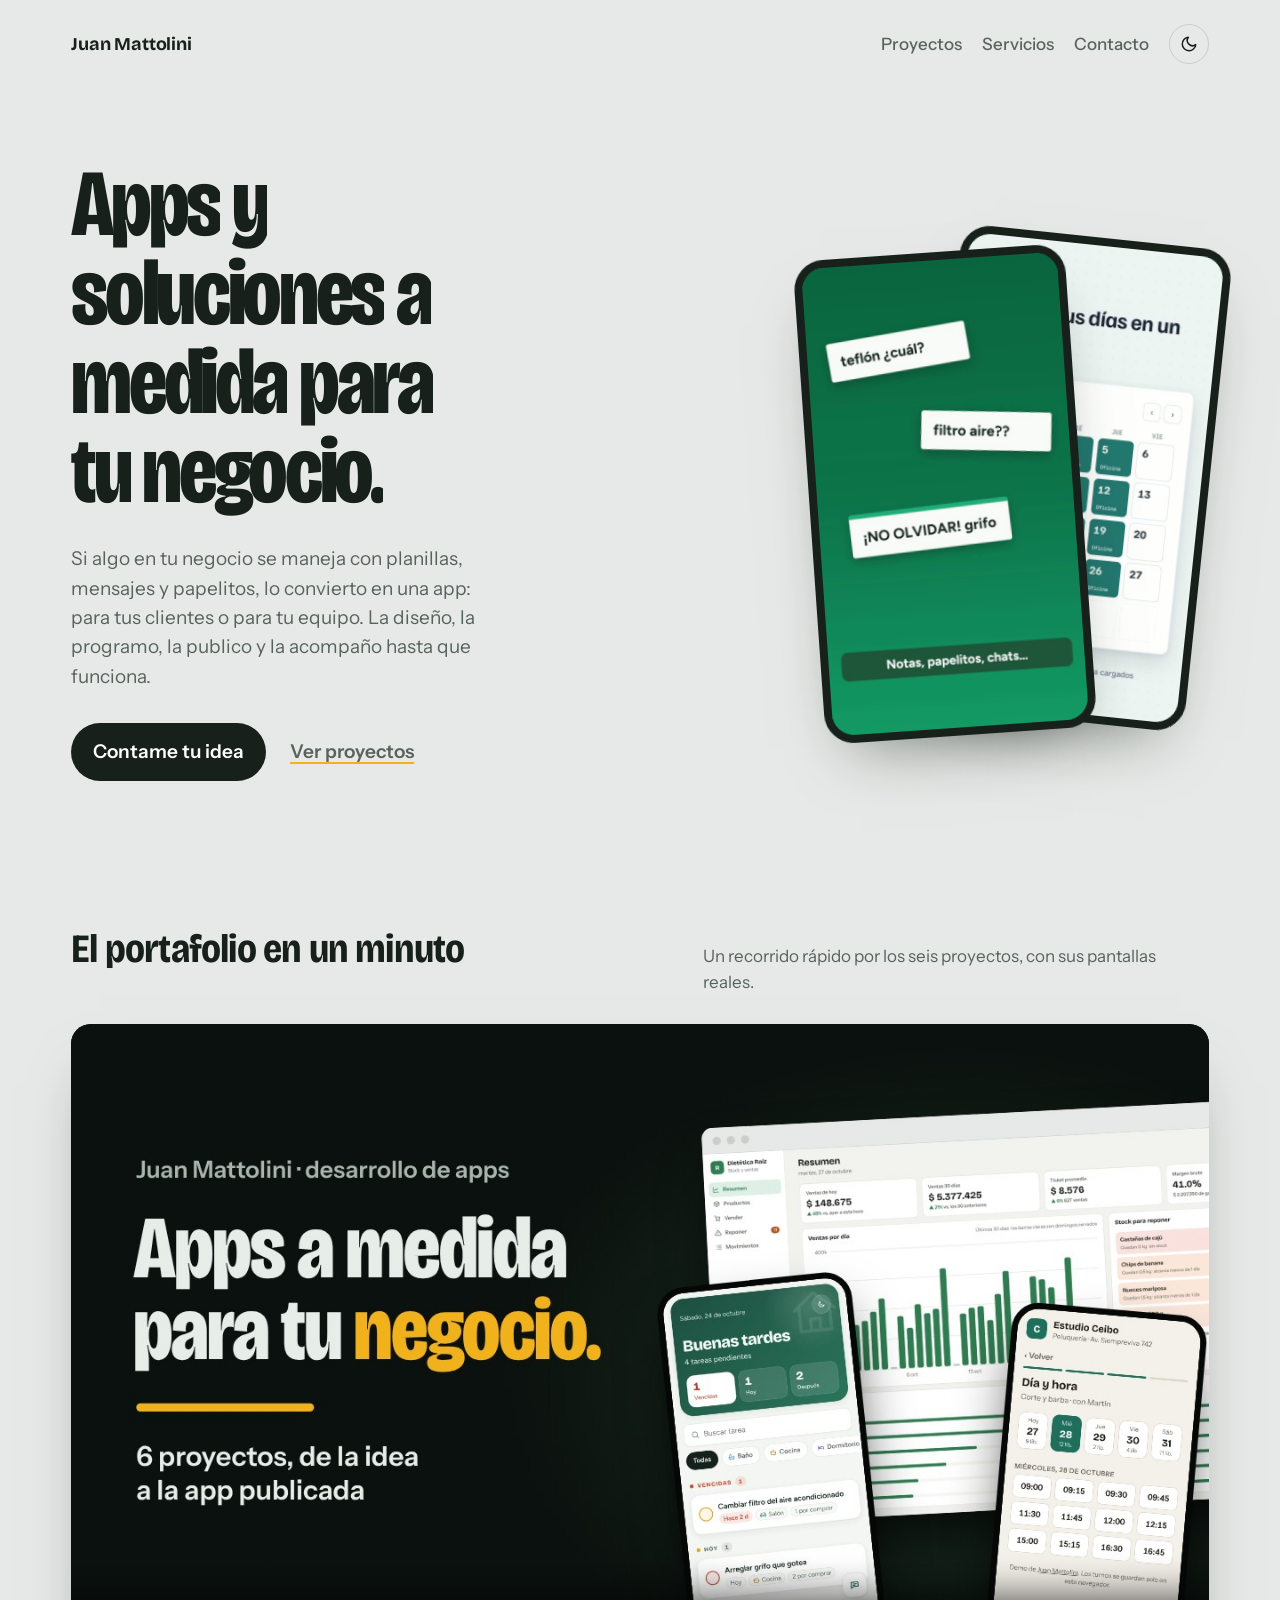
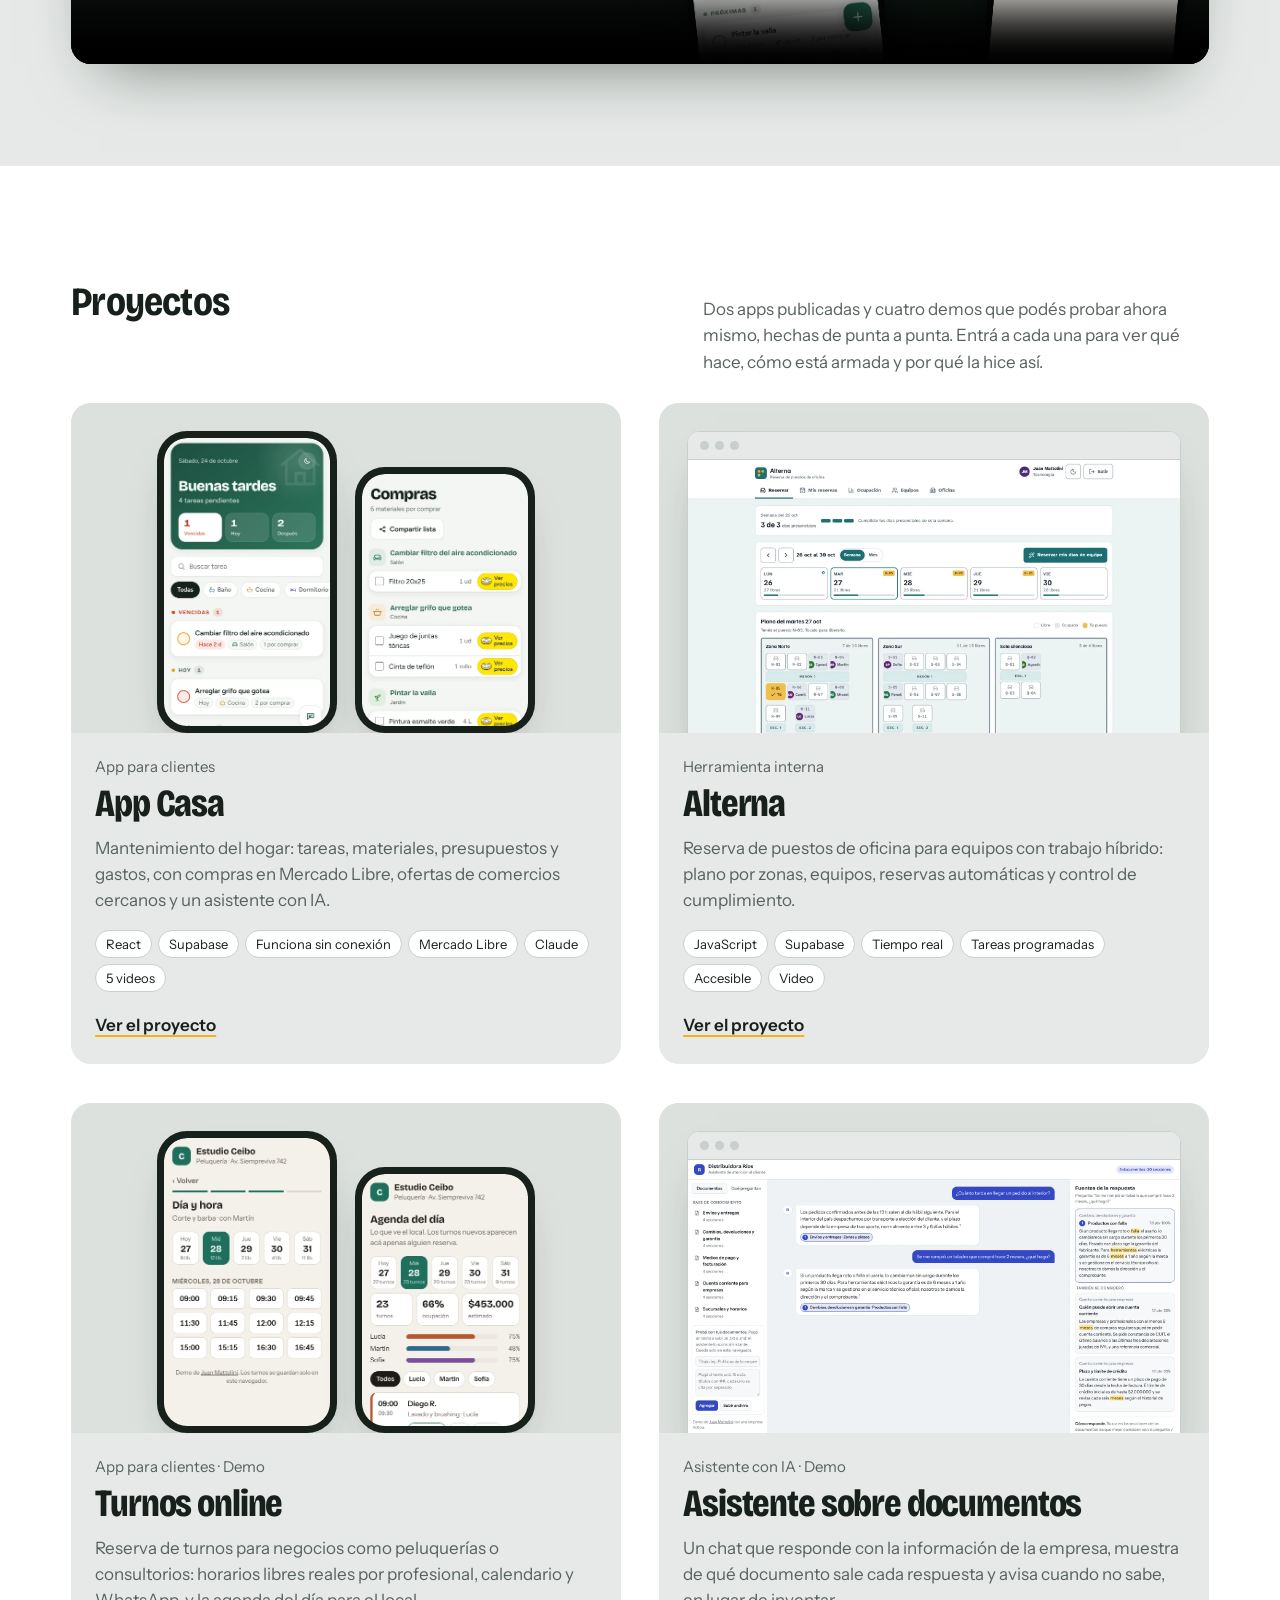
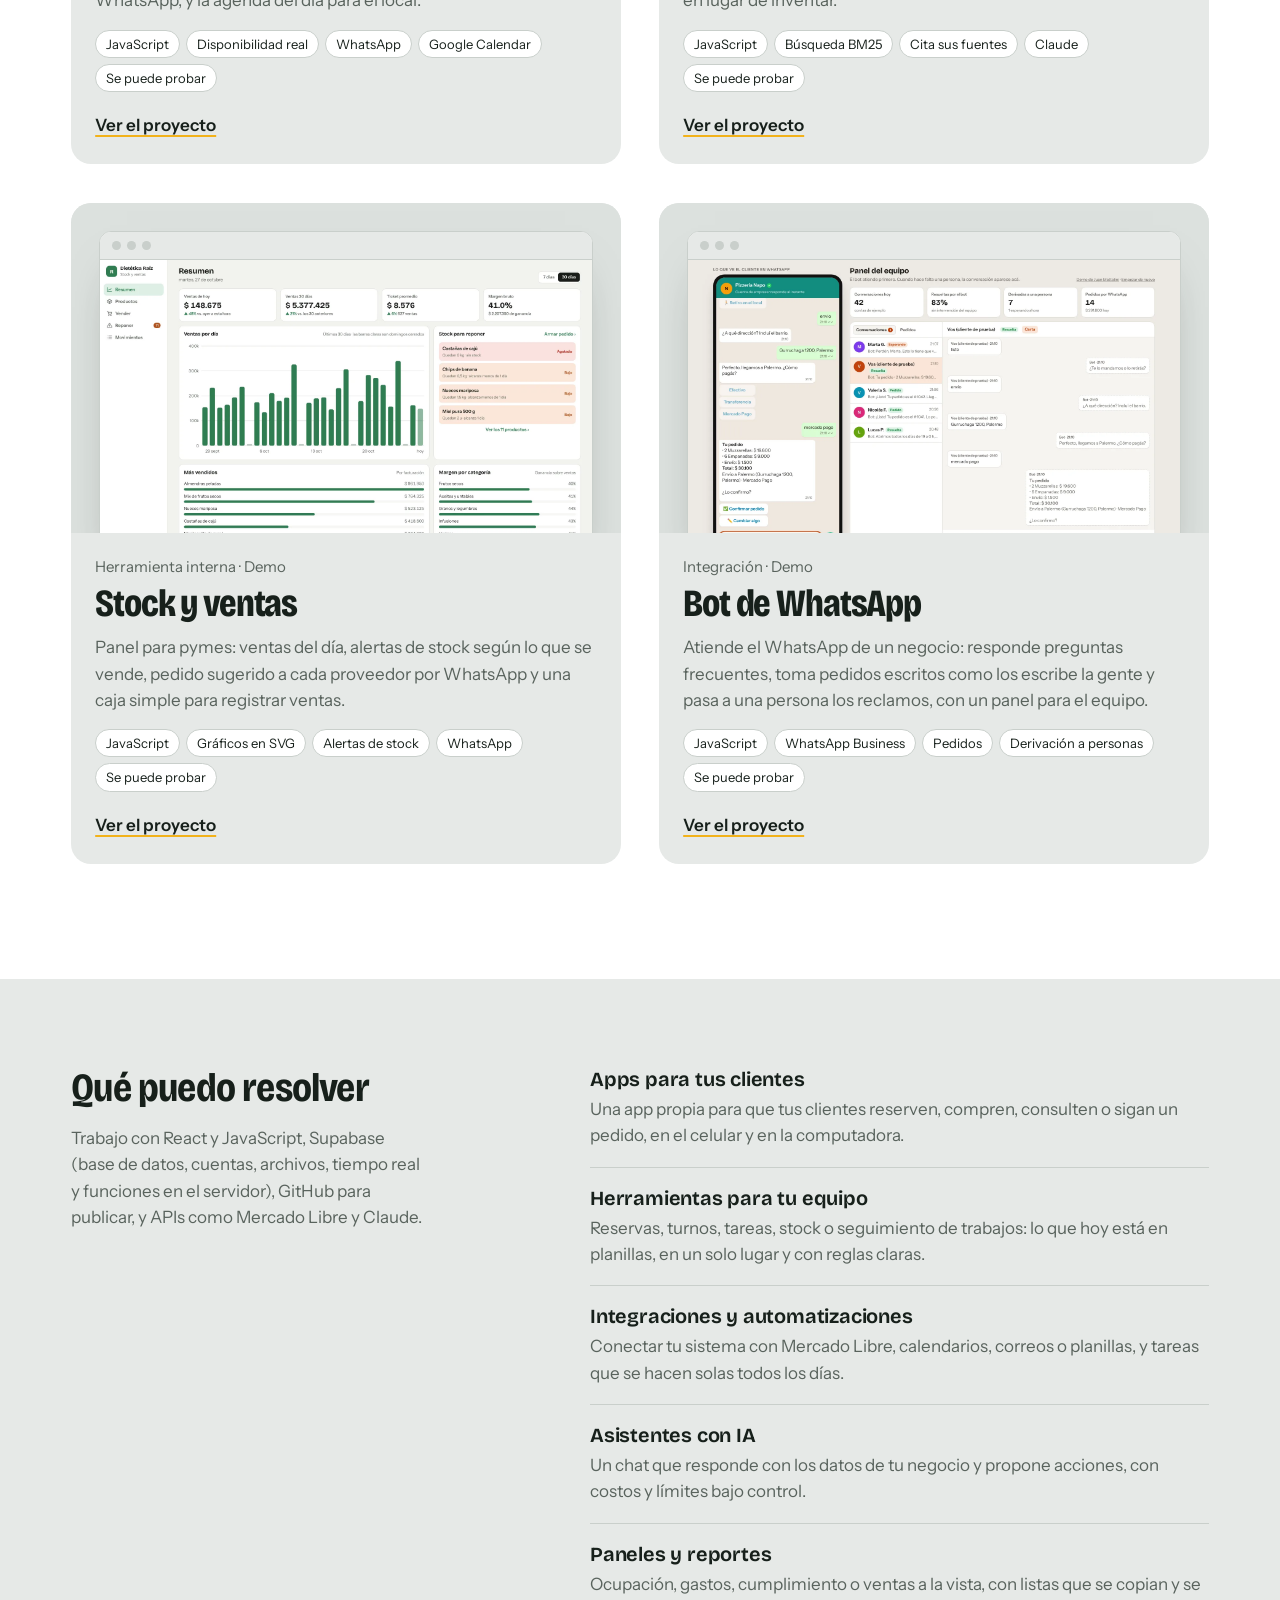
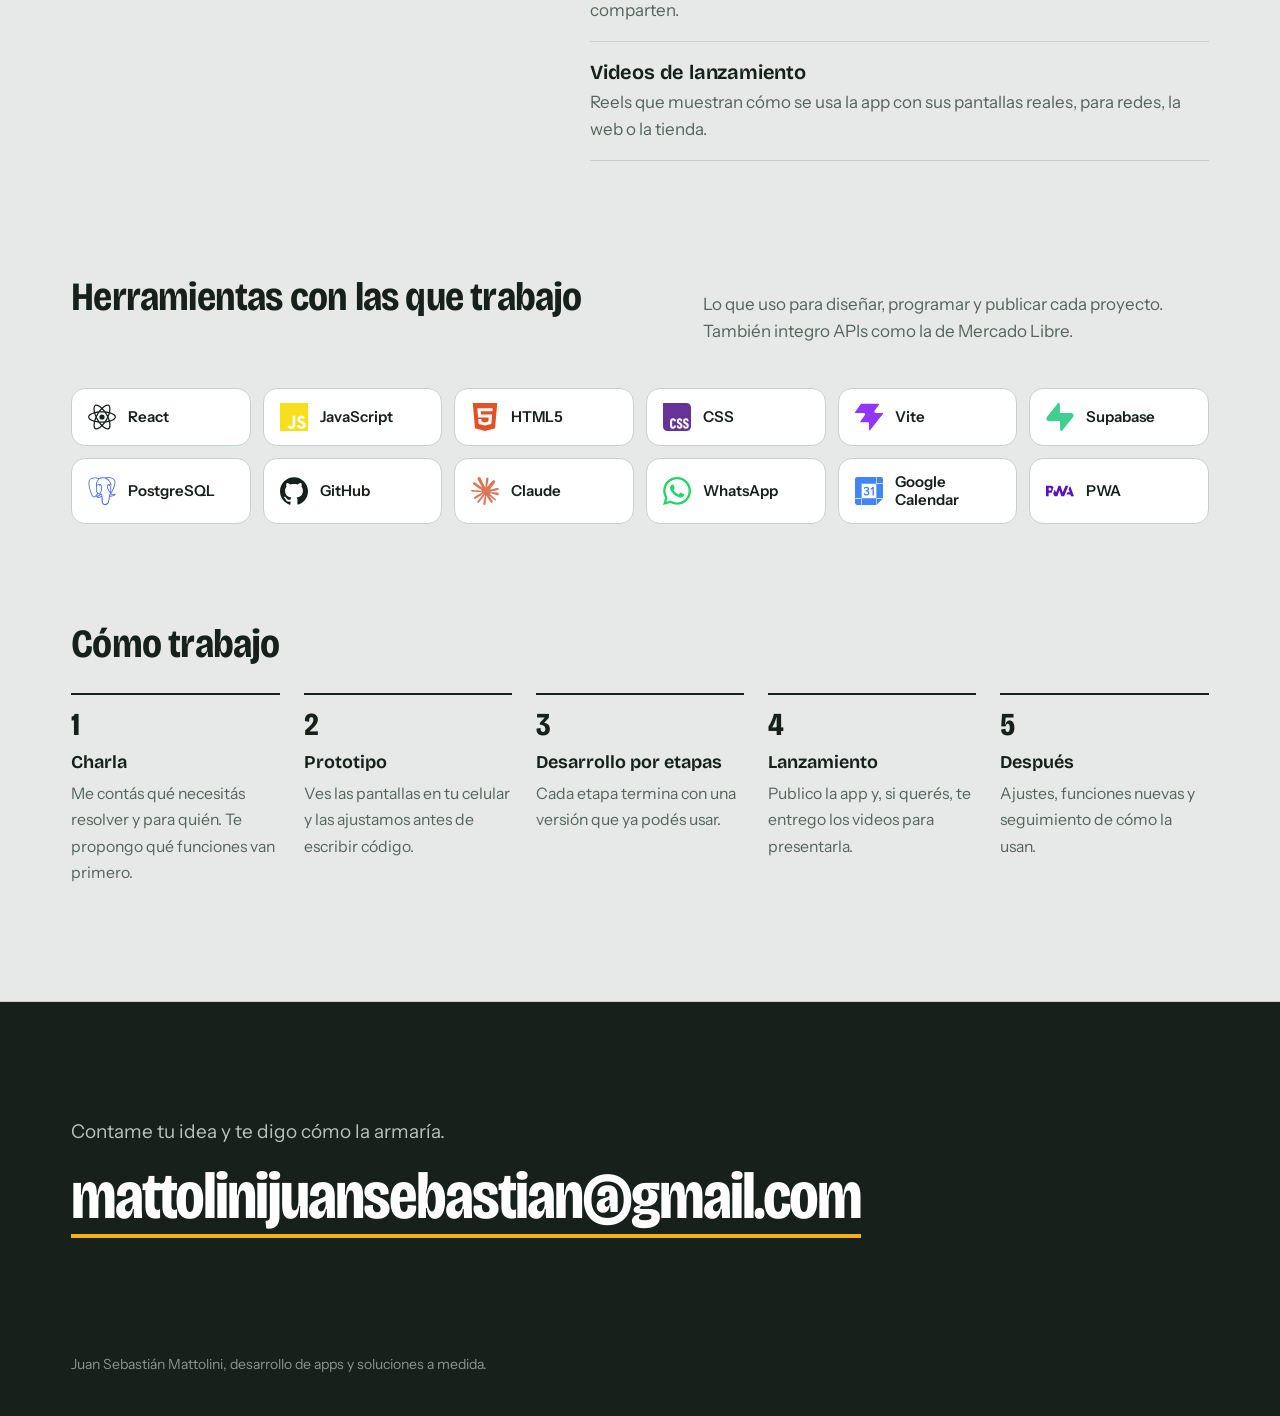
<file: index.html>
<!doctype html>
<html lang="es">
<head>
<meta charset="utf-8">
<meta name="viewport" content="width=device-width, initial-scale=1">
<title>Juan Mattolini, apps</title>
<meta name="description" content="Desarrollo de apps y soluciones a medida: apps para clientes, herramientas internas, integraciones, automatizaciones e IA. Proyectos: App Casa, Alterna, turnos online, un asistente con IA, un panel de stock y un bot de WhatsApp.">
<meta property="og:title" content="Juan Mattolini, desarrollo de apps y soluciones">
<meta property="og:description" content="Apps y soluciones a medida, de la idea a la app publicada.">
<meta property="og:image" content="posters/asistente.jpg">
<link rel="preconnect" href="https://fonts.googleapis.com">
<link rel="preconnect" href="https://fonts.gstatic.com" crossorigin>
<link href="https://fonts.googleapis.com/css2?family=Bricolage+Grotesque:opsz,wdth,wght@12..96,75..100,400..800&family=Instrument+Sans:wght@400;500;600&display=swap" rel="stylesheet">
<meta name="theme-color" content="#E6E9E7" media="(prefers-color-scheme: light)">
<meta name="theme-color" content="#121A16" media="(prefers-color-scheme: dark)">
<script src="tema.js"></script>
<link rel="stylesheet" href="styles.css">
</head>
<body>

<header class="wrap top">
  <a class="home" href="./">Juan Mattolini</a>
  <div class="top-right"><nav class="top-nav"><a href="#proyectos">Proyectos</a><a href="#servicios">Servicios</a><a href="#contacto">Contacto</a></nav><button class="theme-btn" type="button" aria-label="Cambiar a modo oscuro"><svg class="moon" viewBox="0 0 24 24" fill="none" stroke="currentColor" stroke-width="2" stroke-linecap="round" stroke-linejoin="round" aria-hidden="true"><path d="M21 12.8A9 9 0 1 1 11.2 3a7 7 0 0 0 9.8 9.8z"/></svg><svg class="sun" viewBox="0 0 24 24" fill="none" stroke="currentColor" stroke-width="2" stroke-linecap="round" aria-hidden="true"><circle cx="12" cy="12" r="4"/><path d="M12 2v2M12 20v2M4.9 4.9l1.4 1.4M17.7 17.7l1.4 1.4M2 12h2M20 12h2M4.9 19.1l1.4-1.4M17.7 6.3l1.4-1.4"/></svg></button></div>
</header>

<main>
  <section class="wrap hero">
    <div>
      <h1>Apps y soluciones a medida para tu negocio.</h1>
      <p>Si algo en tu negocio se maneja con planillas, mensajes y papelitos, lo convierto en una app: para tus clientes o para tu equipo. La diseño, la programo, la publico y la acompaño hasta que funciona.</p>
      <p class="hero-links">
        <a class="btn" href="mailto:mattolinijuansebastian@gmail.com?subject=Quiero%20una%20app">Contame tu idea</a>
        <a class="link" href="#proyectos">Ver proyectos</a>
      </p>
    </div>
    <div class="phones" aria-hidden="true">
      <div class="phone phone-back"><video src="videos/alterna.mp4?v=2" poster="posters/alterna.jpg" autoplay muted loop playsinline></video></div>
      <div class="phone phone-front"><video src="videos/compras.mp4" poster="posters/compras.jpg" autoplay muted loop playsinline></video></div>
    </div>
  </section>

  <section class="wrap showreel" aria-labelledby="video-titulo">
    <div class="work-head">
      <h2 id="video-titulo">El portafolio en un minuto</h2>
      <p>Un recorrido rápido por los seis proyectos, con sus pantallas reales.</p>
    </div>
    <video src="videos/portafolio.mp4" poster="posters/portafolio.jpg" controls preload="none" playsinline width="1920" height="1080" aria-label="Video de presentación del portafolio, sin sonido"></video>
  </section>

  <section class="projects" id="proyectos" aria-labelledby="proyectos-titulo">
    <div class="wrap">
      <div class="work-head">
        <h2 id="proyectos-titulo">Proyectos</h2>
        <p>Dos apps publicadas y cuatro demos que podés probar ahora mismo, hechas de punta a punta. Entrá a cada una para ver qué hace, cómo está armada y por qué la hice así.</p>
      </div>
      <div class="project-list">
        <a class="project" href="app-casa.html">
          <div class="project-media media-phones" aria-hidden="true">
            <div class="device-phone"><img class="th-light" src="capturas/casa-tareas-claro.webp" alt="" width="720" height="1558" loading="lazy"><img class="th-dark" src="capturas/casa-tareas-oscuro.webp" alt="" width="720" height="1558" loading="lazy"></div>
            <div class="device-phone"><img class="th-light" src="capturas/casa-compras-claro.webp" alt="" width="720" height="1558" loading="lazy"><img class="th-dark" src="capturas/casa-compras-oscuro.webp" alt="" width="720" height="1558" loading="lazy"></div>
          </div>
          <div class="project-body">
            <p class="project-kind">App para clientes</p>
            <h3>App Casa</h3>
            <p>Mantenimiento del hogar: tareas, materiales, presupuestos y gastos, con compras en Mercado Libre, ofertas de comercios cercanos y un asistente con IA.</p>
            <ul class="tags"><li>React</li><li>Supabase</li><li>Funciona sin conexión</li><li>Mercado Libre</li><li>Claude</li><li>5 videos</li></ul>
            <span class="more">Ver el proyecto</span>
          </div>
        </a>
        <a class="project" href="alterna.html">
          <div class="project-media media-browser" aria-hidden="true">
            <div class="device-browser"><div class="bar"><i></i><i></i><i></i></div><img class="th-light" src="capturas/alterna-reservar-claro.webp" alt="" width="1600" height="1000" loading="lazy"><img class="th-dark" src="capturas/alterna-reservar-oscuro.webp" alt="" width="1600" height="1000" loading="lazy"></div>
          </div>
          <div class="project-body">
            <p class="project-kind">Herramienta interna</p>
            <h3>Alterna</h3>
            <p>Reserva de puestos de oficina para equipos con trabajo híbrido: plano por zonas, equipos, reservas automáticas y control de cumplimiento.</p>
            <ul class="tags"><li>JavaScript</li><li>Supabase</li><li>Tiempo real</li><li>Tareas programadas</li><li>Accesible</li><li>Video</li></ul>
            <span class="more">Ver el proyecto</span>
          </div>
        </a>
        <a class="project" href="turnos.html">
          <div class="project-media media-phones" aria-hidden="true">
            <div class="device-phone"><img class="th-light" src="capturas/turnos-horarios-claro.webp" alt="" width="720" height="1558" loading="lazy"><img class="th-dark" src="capturas/turnos-horarios-oscuro.webp" alt="" width="720" height="1558" loading="lazy"></div>
            <div class="device-phone"><img class="th-light" src="capturas/turnos-agenda-claro.webp" alt="" width="720" height="1558" loading="lazy"><img class="th-dark" src="capturas/turnos-agenda-oscuro.webp" alt="" width="720" height="1558" loading="lazy"></div>
          </div>
          <div class="project-body">
            <p class="project-kind">App para clientes · Demo</p>
            <h3>Turnos online</h3>
            <p>Reserva de turnos para negocios como peluquerías o consultorios: horarios libres reales por profesional, calendario y WhatsApp, y la agenda del día para el local.</p>
            <ul class="tags"><li>JavaScript</li><li>Disponibilidad real</li><li>WhatsApp</li><li>Google Calendar</li><li>Se puede probar</li></ul>
            <span class="more">Ver el proyecto</span>
          </div>
        </a>
        <a class="project" href="asistente-ia.html">
          <div class="project-media media-browser" aria-hidden="true">
            <div class="device-browser"><div class="bar"><i></i><i></i><i></i></div><img class="th-light" src="capturas/asistente-fuentes-claro.webp" alt="" width="1600" height="1000" loading="lazy"><img class="th-dark" src="capturas/asistente-fuentes-oscuro.webp" alt="" width="1600" height="1000" loading="lazy"></div>
          </div>
          <div class="project-body">
            <p class="project-kind">Asistente con IA · Demo</p>
            <h3>Asistente sobre documentos</h3>
            <p>Un chat que responde con la información de la empresa, muestra de qué documento sale cada respuesta y avisa cuando no sabe, en lugar de inventar.</p>
            <ul class="tags"><li>JavaScript</li><li>Búsqueda BM25</li><li>Cita sus fuentes</li><li>Claude</li><li>Se puede probar</li></ul>
            <span class="more">Ver el proyecto</span>
          </div>
        </a>
        <a class="project" href="stock.html">
          <div class="project-media media-browser" aria-hidden="true">
            <div class="device-browser"><div class="bar"><i></i><i></i><i></i></div><img class="th-light" src="capturas/stock-resumen-claro.webp" alt="" width="1600" height="1000" loading="lazy"><img class="th-dark" src="capturas/stock-resumen-oscuro.webp" alt="" width="1600" height="1000" loading="lazy"></div>
          </div>
          <div class="project-body">
            <p class="project-kind">Herramienta interna · Demo</p>
            <h3>Stock y ventas</h3>
            <p>Panel para pymes: ventas del día, alertas de stock según lo que se vende, pedido sugerido a cada proveedor por WhatsApp y una caja simple para registrar ventas.</p>
            <ul class="tags"><li>JavaScript</li><li>Gráficos en SVG</li><li>Alertas de stock</li><li>WhatsApp</li><li>Se puede probar</li></ul>
            <span class="more">Ver el proyecto</span>
          </div>
        </a>
        <a class="project" href="bot-whatsapp.html">
          <div class="project-media media-browser" aria-hidden="true">
            <div class="device-browser"><div class="bar"><i></i><i></i><i></i></div><img class="th-light" src="capturas/wa-pedido-claro.webp" alt="" width="1600" height="1000" loading="lazy"><img class="th-dark" src="capturas/wa-pedido-oscuro.webp" alt="" width="1600" height="1000" loading="lazy"></div>
          </div>
          <div class="project-body">
            <p class="project-kind">Integración · Demo</p>
            <h3>Bot de WhatsApp</h3>
            <p>Atiende el WhatsApp de un negocio: responde preguntas frecuentes, toma pedidos escritos como los escribe la gente y pasa a una persona los reclamos, con un panel para el equipo.</p>
            <ul class="tags"><li>JavaScript</li><li>WhatsApp Business</li><li>Pedidos</li><li>Derivación a personas</li><li>Se puede probar</li></ul>
            <span class="more">Ver el proyecto</span>
          </div>
        </a>
      </div>
    </div>
  </section>

  <section class="wrap offer" id="servicios" aria-labelledby="que-hago">
    <div>
      <h2 id="que-hago">Qué puedo resolver</h2>
      <p class="offer-note">Trabajo con React y JavaScript, Supabase (base de datos, cuentas, archivos, tiempo real y funciones en el servidor), GitHub para publicar, y APIs como Mercado Libre y Claude.</p>
    </div>
    <ul>
      <li><b>Apps para tus clientes</b><span>Una app propia para que tus clientes reserven, compren, consulten o sigan un pedido, en el celular y en la computadora.</span></li>
      <li><b>Herramientas para tu equipo</b><span>Reservas, turnos, tareas, stock o seguimiento de trabajos: lo que hoy está en planillas, en un solo lugar y con reglas claras.</span></li>
      <li><b>Integraciones y automatizaciones</b><span>Conectar tu sistema con Mercado Libre, calendarios, correos o planillas, y tareas que se hacen solas todos los días.</span></li>
      <li><b>Asistentes con IA</b><span>Un chat que responde con los datos de tu negocio y propone acciones, con costos y límites bajo control.</span></li>
      <li><b>Paneles y reportes</b><span>Ocupación, gastos, cumplimiento o ventas a la vista, con listas que se copian y se comparten.</span></li>
      <li><b>Videos de lanzamiento</b><span>Reels que muestran cómo se usa la app con sus pantallas reales, para redes, la web o la tienda.</span></li>
    </ul>
  </section>

  <section class="wrap tools" id="herramientas" aria-labelledby="herramientas-titulo">
    <div class="work-head">
      <h2 id="herramientas-titulo">Herramientas con las que trabajo</h2>
      <p>Lo que uso para diseñar, programar y publicar cada proyecto. También integro APIs como la de Mercado Libre.</p>
    </div>
    <ul class="tool-list">
      <li class="tool tool-react"><i style="--logo: url(logos/react.svg); --c: #61DAFB"></i>React</li>
      <li class="tool tool-javascript"><i style="--logo: url(logos/javascript.svg); --c: #F7DF1E"></i>JavaScript</li>
      <li class="tool tool-html5"><i style="--logo: url(logos/html5.svg); --c: #E34F26"></i>HTML5</li>
      <li class="tool tool-css"><i style="--logo: url(logos/css.svg); --c: #663399"></i>CSS</li>
      <li class="tool tool-vite"><i style="--logo: url(logos/vite.svg); --c: #9135FF"></i>Vite</li>
      <li class="tool tool-supabase"><i style="--logo: url(logos/supabase.svg); --c: #3FCF8E"></i>Supabase</li>
      <li class="tool tool-postgresql"><i style="--logo: url(logos/postgresql.svg); --c: #4169E1"></i>PostgreSQL</li>
      <li class="tool tool-github"><i style="--logo: url(logos/github.svg); --c: #181717"></i>GitHub</li>
      <li class="tool tool-claude"><i style="--logo: url(logos/claude.svg); --c: #D97757"></i>Claude</li>
      <li class="tool tool-whatsapp"><i style="--logo: url(logos/whatsapp.svg); --c: #25D366"></i>WhatsApp</li>
      <li class="tool tool-googlecalendar"><i style="--logo: url(logos/googlecalendar.svg); --c: #4285F4"></i>Google Calendar</li>
      <li class="tool tool-pwa"><i style="--logo: url(logos/pwa.svg); --c: #5A0FC8"></i>PWA</li>
    </ul>
  </section>

  <section class="wrap steps" aria-labelledby="como-trabajo">
    <h2 id="como-trabajo">Cómo trabajo</h2>
    <ol>
      <li><b>Charla</b><span>Me contás qué necesitás resolver y para quién. Te propongo qué funciones van primero.</span></li>
      <li><b>Prototipo</b><span>Ves las pantallas en tu celular y las ajustamos antes de escribir código.</span></li>
      <li><b>Desarrollo por etapas</b><span>Cada etapa termina con una versión que ya podés usar.</span></li>
      <li><b>Lanzamiento</b><span>Publico la app y, si querés, te entrego los videos para presentarla.</span></li>
      <li><b>Después</b><span>Ajustes, funciones nuevas y seguimiento de cómo la usan.</span></li>
    </ol>
  </section>
</main>

<section class="contact" id="contacto" aria-labelledby="contacto-titulo">
  <div class="wrap">
    <p id="contacto-titulo">Contame tu idea y te digo cómo la armaría.</p>
    <a class="mail" href="mailto:mattolinijuansebastian@gmail.com?subject=Quiero%20una%20app">mattolinijuansebastian@gmail.com</a>
    <footer>Juan Sebastián Mattolini, desarrollo de apps y soluciones a medida.</footer>
  </div>
</section>
<script src="motion.js"></script>
</body>
</html>
</file>
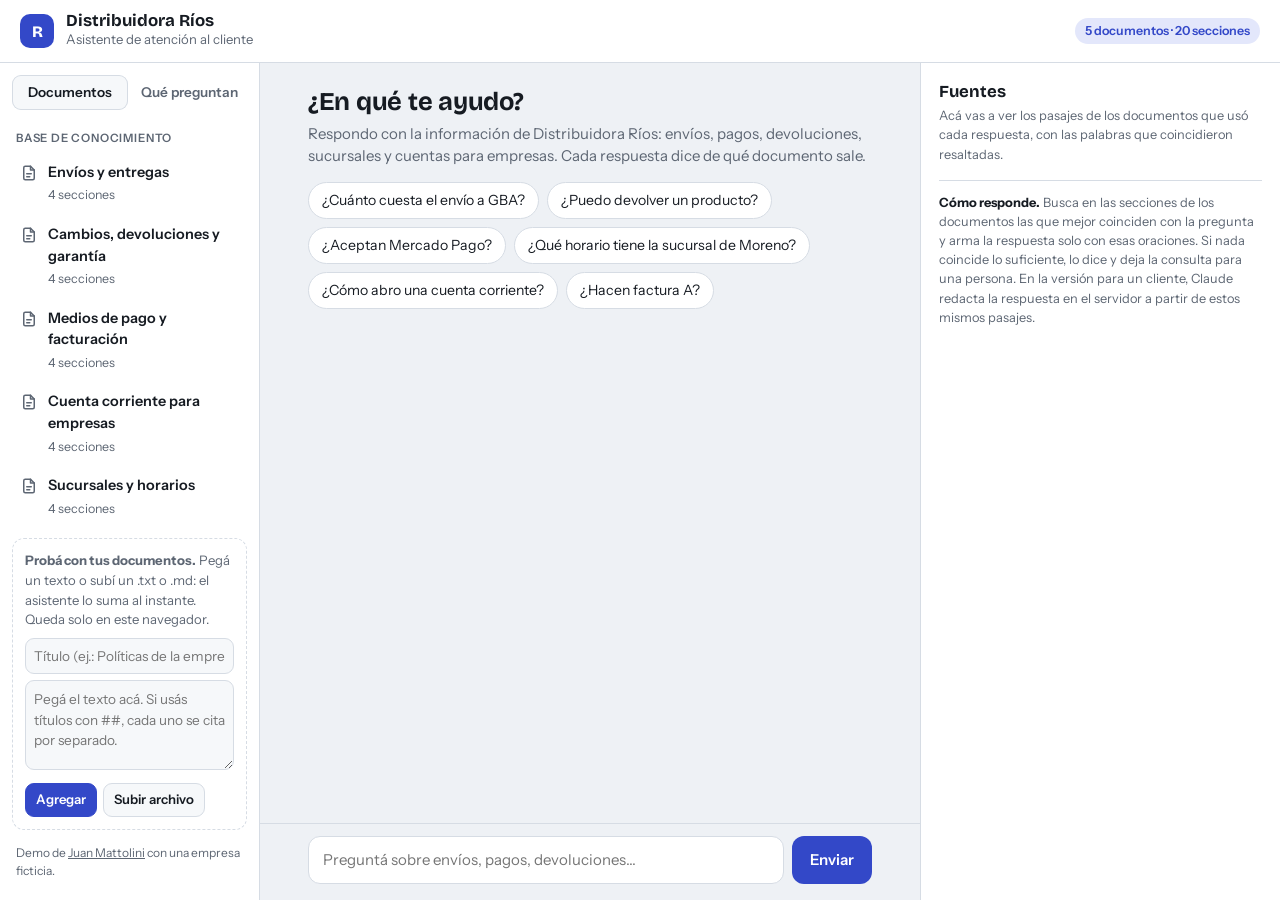
<file: demos/asistente/index.html>
<!doctype html>
<html lang="es">
<head>
<meta charset="utf-8">
<meta name="viewport" content="width=device-width, initial-scale=1">
<title>Asistente, Distribuidora Ríos</title>
<meta name="description" content="Demo de un asistente que responde con los documentos de una empresa y muestra de dónde sacó cada respuesta.">
<meta name="theme-color" content="#EEF1F5" media="(prefers-color-scheme: light)">
<meta name="theme-color" content="#11151B" media="(prefers-color-scheme: dark)">
<link rel="preconnect" href="https://fonts.googleapis.com">
<link rel="preconnect" href="https://fonts.gstatic.com" crossorigin>
<link href="https://fonts.googleapis.com/css2?family=Bricolage+Grotesque:opsz,wght@12..96,500..800&family=Instrument+Sans:wght@400;500;600&display=swap" rel="stylesheet">
<style>
  :root {
    --bg: #EEF1F5;
    --surface: #FFFFFF;
    --soft: #F6F8FA;
    --ink: #161B22;
    --muted: #5D6673;
    --line: #D6DCE4;
    --accent: #3348C8;
    --accent-ink: #FFFFFF;
    --accent-soft: #E3E7FB;
    --mark: #FFE58A;
    --mark-ink: #161B22;
    --warn: #9A4A12;
    --warn-soft: #FBEADB;
    color-scheme: light;
    --display: "Bricolage Grotesque", system-ui, sans-serif;
    --body: "Instrument Sans", system-ui, sans-serif;
  }
  @media (prefers-color-scheme: dark) {
    :root {
      --bg: #11151B;
      --surface: #191F27;
      --soft: #1F2630;
      --ink: #E8ECF2;
      --muted: #9AA4B2;
      --line: #2E3744;
      --accent: #8C9BFF;
      --accent-ink: #0F1430;
      --accent-soft: #252C52;
      --mark: #6B5A12;
      --mark-ink: #FFF6CC;
      --warn: #F3B07E;
      --warn-soft: #3A2616;
      color-scheme: dark;
    }
  }
  * { box-sizing: border-box; }
  html, body { margin: 0; height: 100%; }
  body { background: var(--bg); color: var(--ink); font: 400 15px/1.5 var(--body); }
  button, input, textarea { font: inherit; color: inherit; }
  button { cursor: pointer; }
  :focus-visible { outline: 3px solid var(--accent); outline-offset: 2px; border-radius: 6px; }
  mark { background: var(--mark); color: var(--mark-ink); border-radius: 3px; padding: 0 2px; }

  .app { height: 100vh; display: grid; grid-template-rows: auto 1fr; }
  header.bar { display: flex; align-items: center; gap: 12px; padding: 12px 20px; background: var(--surface); border-bottom: 1px solid var(--line); }
  .logo { width: 34px; height: 34px; border-radius: 10px; background: var(--accent); color: var(--accent-ink); display: grid; place-items: center; font: 800 1rem var(--display); }
  .bar h1 { font: 700 1.05rem/1.1 var(--display); margin: 0; }
  .bar p { margin: 0; color: var(--muted); font-size: .82rem; }
  .bar .sp { flex: 1; }
  .pill { font-size: .78rem; font-weight: 600; padding: 4px 10px; border-radius: 99px; background: var(--accent-soft); color: var(--accent); white-space: nowrap; }
  .menu-btn { display: none; border: 1px solid var(--line); background: var(--soft); border-radius: 10px; padding: 6px 10px; font-weight: 600; }

  .cols { display: grid; grid-template-columns: 260px minmax(0, 1fr) 360px; min-height: 0; }
  aside, section.chat, .fuente { min-height: 0; }
  aside.docs { background: var(--surface); border-right: 1px solid var(--line); display: flex; flex-direction: column; }
  .tabs { display: grid; grid-template-columns: 1fr 1fr; gap: 4px; padding: 12px; }
  .tabs button { border: 0; background: transparent; padding: 7px 0; border-radius: 9px; font-weight: 600; font-size: .85rem; color: var(--muted); }
  .tabs button[aria-pressed="true"] { background: var(--soft); color: var(--ink); box-shadow: inset 0 0 0 1px var(--line); }
  .side-body { overflow: auto; padding: 0 12px 12px; flex: 1; }
  .side-h { font-size: .72rem; font-weight: 600; text-transform: uppercase; letter-spacing: .07em; color: var(--muted); margin: 8px 4px 6px; }
  .doc { display: flex; align-items: flex-start; gap: 10px; width: 100%; border: 0; background: transparent; text-align: left; padding: 9px 8px; border-radius: 10px; }
  .doc:hover { background: var(--soft); }
  .doc svg { width: 18px; height: 18px; flex: none; margin-top: 2px; color: var(--muted); }
  .doc b { display: block; font-weight: 600; font-size: .9rem; }
  .doc small { color: var(--muted); font-size: .78rem; }
  .doc.nuevo svg { color: var(--accent); }
  .add { margin-top: 10px; border: 1.5px dashed var(--line); border-radius: 12px; padding: 12px; }
  .add p { margin: 0 0 8px; font-size: .82rem; color: var(--muted); }
  .add textarea { width: 100%; min-height: 90px; resize: vertical; border: 1px solid var(--line); border-radius: 9px; background: var(--soft); padding: 8px; font-size: .85rem; }
  .add input[type=text] { width: 100%; border: 1px solid var(--line); border-radius: 9px; background: var(--soft); padding: 7px 8px; font-size: .85rem; margin-bottom: 6px; }
  .add .row { display: flex; gap: 6px; margin-top: 6px; }
  .small-btn { border: 1px solid var(--line); background: var(--soft); border-radius: 9px; padding: 6px 10px; font-size: .82rem; font-weight: 600; }
  .small-btn.primary { background: var(--accent); color: var(--accent-ink); border-color: var(--accent); }
  .file-label { position: relative; overflow: hidden; display: inline-block; }
  .file-label input { position: absolute; inset: 0; opacity: 0; cursor: pointer; }

  .stat-grid { display: grid; grid-template-columns: 1fr 1fr; gap: 8px; margin-bottom: 12px; }
  .stat { background: var(--soft); border: 1px solid var(--line); border-radius: 12px; padding: 10px; }
  .stat b { display: block; font: 700 1.4rem var(--display); }
  .stat span { font-size: .75rem; color: var(--muted); }
  .q-list { list-style: none; margin: 0; padding: 0; display: grid; gap: 6px; }
  .q-list li { background: var(--warn-soft); color: var(--ink); border-radius: 10px; padding: 8px 10px; font-size: .85rem; }
  .q-list li small { display: block; color: var(--muted); font-size: .74rem; }
  .q-list.ok li { background: var(--soft); }
  .tema-row { display: grid; grid-template-columns: 1fr 30px; gap: 8px; align-items: center; font-size: .82rem; margin-bottom: 6px; }
  .tema-row .track { grid-column: 1 / -1; height: 6px; background: var(--soft); border-radius: 4px; overflow: hidden; margin-top: -4px; }
  .tema-row .fill { height: 100%; background: var(--accent); border-radius: 4px; }
  .tema-row em { font-style: normal; text-align: right; color: var(--muted); }

  section.chat { display: grid; grid-template-rows: 1fr auto; }
  .msgs { overflow: auto; padding: 24px clamp(16px, 4vw, 48px); display: flex; flex-direction: column; gap: 16px; }
  .msg { max-width: 640px; }
  .msg.yo { align-self: flex-end; background: var(--accent); color: var(--accent-ink); padding: 10px 14px; border-radius: 16px 16px 4px 16px; }
  .msg.bot { align-self: flex-start; display: grid; grid-template-columns: 32px 1fr; gap: 10px; }
  .msg.bot .av { width: 32px; height: 32px; border-radius: 50%; background: var(--surface); border: 1px solid var(--line); display: grid; place-items: center; font: 700 .8rem var(--display); color: var(--accent); }
  .burbuja { background: var(--surface); border: 1px solid var(--line); padding: 12px 14px; border-radius: 4px 16px 16px 16px; }
  .burbuja p { margin: 0 0 8px; }
  .burbuja p:last-child { margin-bottom: 0; }
  .burbuja.sin { border-color: var(--warn); background: var(--warn-soft); }
  .citas { display: flex; flex-wrap: wrap; gap: 6px; margin-top: 10px; }
  .cita { border: 1px solid var(--line); background: var(--soft); border-radius: 99px; padding: 3px 10px 3px 6px; font-size: .78rem; font-weight: 600; display: inline-flex; align-items: center; gap: 6px; }
  .cita i { font-style: normal; width: 18px; height: 18px; border-radius: 50%; background: var(--accent); color: var(--accent-ink); display: grid; place-items: center; font-size: .7rem; }
  .cita[aria-pressed="true"] { border-color: var(--accent); background: var(--accent-soft); }
  .sup { font-size: .7rem; font-weight: 700; color: var(--accent); vertical-align: super; margin-left: 1px; }
  .sugerencias { display: flex; flex-wrap: wrap; gap: 8px; }
  .sug { border: 1px solid var(--line); background: var(--surface); border-radius: 99px; padding: 7px 13px; font-size: .88rem; }
  .sug:hover { border-color: var(--accent); }
  .bienvenida h2 { font: 700 1.6rem/1.15 var(--display); margin: 0 0 6px; letter-spacing: -.01em; }
  .bienvenida p { color: var(--muted); margin: 0 0 14px; max-width: 560px; }
  form.enviar { display: flex; gap: 8px; padding: 12px clamp(16px, 4vw, 48px) 16px; border-top: 1px solid var(--line); background: var(--bg); }
  form.enviar input { flex: 1; border: 1px solid var(--line); background: var(--surface); border-radius: 12px; padding: 12px 14px; }
  form.enviar button { border: 0; background: var(--accent); color: var(--accent-ink); border-radius: 12px; padding: 0 18px; font-weight: 600; }
  .escribiendo { color: var(--muted); font-size: .85rem; }

  .fuente { background: var(--surface); border-left: 1px solid var(--line); overflow: auto; padding: 18px; }
  .fuente h2 { font: 700 1.05rem var(--display); margin: 0 0 4px; }
  .fuente .meta { color: var(--muted); font-size: .8rem; margin: 0 0 14px; }
  .pasaje { border: 1px solid var(--line); border-radius: 12px; padding: 12px; margin-bottom: 10px; background: var(--soft); }
  .pasaje.top { border-color: var(--accent); }
  .pasaje h3 { font-size: .88rem; margin: 0 0 4px; display: flex; gap: 8px; align-items: center; }
  .pasaje h3 i { font-style: normal; width: 20px; height: 20px; border-radius: 50%; background: var(--accent); color: var(--accent-ink); display: grid; place-items: center; font-size: .72rem; flex: none; }
  .pasaje p { margin: 0; font-size: .86rem; color: var(--ink); }
  .pasaje .doc-name { font-size: .75rem; color: var(--muted); margin: 0 0 6px; }
  .score { margin-left: auto; font-size: .72rem; color: var(--muted); font-weight: 500; white-space: nowrap; }
  .como { font-size: .8rem; color: var(--muted); border-top: 1px solid var(--line); padding-top: 12px; margin-top: 16px; }
  .como b { color: var(--ink); }
  .vacio { color: var(--muted); font-size: .9rem; }
  .cerrar { display: none; }

  @media (max-width: 1100px) { .cols { grid-template-columns: 230px minmax(0, 1fr) 300px; } }
  @media (max-width: 860px) {
    .cols { grid-template-columns: 1fr; }
    .menu-btn { display: inline-block; }
    .pill { display: none; }
    aside.docs, .fuente { position: fixed; z-index: 5; top: 59px; bottom: 0; width: min(88vw, 360px); box-shadow: 0 10px 40px rgba(0,0,0,.25); transition: transform .2s; }
    aside.docs { left: 0; transform: translateX(-105%); }
    .fuente { right: 0; transform: translateX(105%); }
    aside.docs.abierto, .fuente.abierto { transform: none; }
    .cerrar { display: inline-block; float: right; }
  }
  .demo-pie { font-size: .75rem; color: var(--muted); padding: 0 4px; margin-top: 14px; }
  .demo-pie a { color: inherit; }
  .sr { position: absolute; width: 1px; height: 1px; overflow: hidden; clip: rect(0 0 0 0); white-space: nowrap; }
</style>
</head>
<body>
<div class="app">
  <header class="bar">
    <button class="menu-btn" type="button" data-abrir="docs" aria-label="Ver documentos">☰</button>
    <div class="logo" aria-hidden="true">R</div>
    <div><h1>Distribuidora Ríos</h1><p>Asistente de atención al cliente</p></div>
    <span class="sp"></span>
    <span class="pill" id="pill-docs"></span>
  </header>
  <div class="cols">
    <aside class="docs" aria-label="Documentos y preguntas">
      <div class="tabs" role="group" aria-label="Panel">
        <button type="button" data-panel="docs" aria-pressed="true">Documentos</button>
        <button type="button" data-panel="preguntas" aria-pressed="false">Qué preguntan</button>
      </div>
      <div class="side-body" id="side"></div>
    </aside>
    <section class="chat" aria-label="Chat">
      <div class="msgs" id="msgs" aria-live="polite"></div>
      <form class="enviar" id="enviar">
        <label class="sr" for="pregunta">Tu pregunta</label>
        <input id="pregunta" autocomplete="off" placeholder="Preguntá sobre envíos, pagos, devoluciones…" maxlength="300">
        <button type="submit">Enviar</button>
      </form>
    </section>
    <aside class="fuente" id="fuente" aria-label="Fuentes de la respuesta"></aside>
  </div>
</div>

<script src="docs.js"></script>
<script>
// Asistente sobre documentos (demo). Busca las secciones que mejor responden con BM25,
// arma la respuesta con las oraciones más relevantes y siempre muestra de dónde salió.
// En la versión para un cliente, estos mismos pasajes se le pasan a Claude en el servidor para que redacte.
(function () {
  var CLAVE = 'asistente-rios-v1';
  var VACIAS = ('a al algo algun alguna como con cual cuales cuanto cuanta de del el ella ellos en es esta este esto hay la las le les lo los me mi mis mucho muy no nos o para pero por que quien se si sin sobre su sus te tengo tiene tienen tu un una unos y ya puedo pueden hacer hago hace compre compro puede quiero saber necesito dan ser son estan esta usted ustedes vos hola buenas buen dia tarde gracias').split(' ');
  var vacias = {}; VACIAS.forEach(function (w) { vacias[w] = 1; });
  var $msgs = document.getElementById('msgs'), $side = document.getElementById('side'), $fuente = document.getElementById('fuente');

  function esc(s) { return String(s).replace(/[&<>"']/g, function (c) { return { '&': '&amp;', '<': '&lt;', '>': '&gt;', '"': '&quot;', "'": '&#39;' }[c]; }); }
  function normal(s) { return s.toLowerCase().normalize('NFD').replace(/[̀-ͯ]/g, ''); }
  // Raíz aproximada para que "envíos", "enviamos" y "envío" coincidan.
  function raiz(w) {
    w = w.replace(/ciones$/, 'cion');
    if (w.length > 4) w = w.replace(/(es|s)$/, '');
    if (w.length > 5) w = w.replace(/(amos|imos|ado|ada|ando|iendo|ar|er|ir|an|en|o|a|e)$/, '');
    return w;
  }
  function tokens(s, conSinonimos) {
    return normal(s).split(/[^a-z0-9ñ]+/).filter(function (w) { return w.length > 1 && !vacias[w]; }).map(function (w) {
      if (conSinonimos && window.SINONIMOS[w]) w = window.SINONIMOS[w];
      return raiz(w);
    });
  }

  // ---------- Índice ----------
  var estado, secciones = [], df = {}, largoMedio = 1;
  function guardar() { try { localStorage.setItem(CLAVE, JSON.stringify(estado)); } catch (e) {} }
  function cargar() {
    try { estado = JSON.parse(localStorage.getItem(CLAVE)); } catch (e) { estado = null; }
    if (!estado) estado = { propios: [], registro: [] };
  }
  function todosLosDocs() { return window.DOCUMENTOS.concat(estado.propios); }
  function indexar() {
    secciones = []; df = {};
    todosLosDocs().forEach(function (d) {
      var partes = d.texto.indexOf('## ') >= 0 ? d.texto.split(/^## /m).filter(function (p) { return p.trim(); }) : d.texto.split(/\n\s*\n/).filter(function (p) { return p.trim(); }).map(function (p, i) { return 'Parte ' + (i + 1) + '\n' + p; });
      partes.forEach(function (p) {
        var lineas = p.trim().split('\n'), titulo = lineas.shift().trim(), cuerpo = lineas.join(' ').trim();
        var toks = tokens(titulo + ' ' + titulo + ' ' + d.titulo + ' ' + cuerpo, false);
        var tf = {}; toks.forEach(function (t) { tf[t] = (tf[t] || 0) + 1; });
        Object.keys(tf).forEach(function (t) { df[t] = (df[t] || 0) + 1; });
        secciones.push({ doc: d, titulo: titulo, cuerpo: cuerpo, tf: tf, largo: toks.length });
      });
    });
    largoMedio = secciones.reduce(function (a, s) { return a + s.largo; }, 0) / Math.max(1, secciones.length);
    document.getElementById('pill-docs').textContent = todosLosDocs().length + ' documentos · ' + secciones.length + ' secciones';
  }
  function bm25(q, s) {
    var k1 = 1.4, b = 0.75, N = secciones.length, total = 0, encontrados = 0;
    q.forEach(function (t) {
      var f = s.tf[t]; if (!f) return;
      encontrados++;
      var idf = Math.log(1 + (N - df[t] + 0.5) / (df[t] + 0.5));
      total += idf * (f * (k1 + 1)) / (f + k1 * (1 - b + b * s.largo / largoMedio));
    });
    return { puntaje: total, cobertura: q.length ? encontrados / q.length : 0 };
  }

  // ---------- Respuesta ----------
  // Corta en punto seguido de mayúscula, así "$250.000" o "km 32" no parten la oración.
  function oraciones(texto) { return texto.split(/(?<=[.!?])\s+(?=[A-ZÁÉÍÓÚÑ¿¡])/); }
  function responder(pregunta) {
    var nq = normal(pregunta).trim();
    if (/^(hola|buenas|buen dia|buenas tardes|buenas noches)[!. ]*$/.test(nq)) return { tipo: 'saludo' };
    if (/^(gracias|muchas gracias|genial|perfecto)[!. ]*$/.test(nq)) return { tipo: 'gracias' };
    var q = tokens(pregunta, true);
    q = q.filter(function (t, i) { return q.indexOf(t) === i; });
    if (!q.length) return { tipo: 'nada' };
    var ranking = secciones.map(function (s) { var r = bm25(q, s); return { s: s, puntaje: r.puntaje, cobertura: r.cobertura }; })
      .filter(function (r) { return r.puntaje > 0; })
      .sort(function (a, b) { return b.puntaje - a.puntaje; });
    // Si la mejor sección no alcanza, es mejor decir que no está que inventar.
    if (!ranking.length || ranking[0].puntaje < 1.6 || ranking[0].cobertura < 0.34) return { tipo: 'nada', q: q, ranking: ranking.slice(0, 3) };
    var usadas = [ranking[0]];
    if (ranking[1] && ranking[1].puntaje > ranking[0].puntaje * 0.8 && ranking[1].cobertura >= 0.6) usadas.push(ranking[1]);
    var partes = usadas.map(function (r, i) {
      var ors = oraciones(r.s.cuerpo).map(function (o, j) {
        var t = tokens(o, false), hit = 0;
        q.forEach(function (w) { if (t.indexOf(w) >= 0) hit++; });
        return { o: o.trim(), j: j, hit: hit };
      });
      var cuantas = i === 0 ? 2 : 1;
      var mejores = ors.slice().sort(function (a, b) { return b.hit - a.hit || a.j - b.j; }).slice(0, cuantas).filter(function (x, k, arr) { return k === 0 || x.hit * 2 >= arr[0].hit && x.hit > 0; });
      mejores.sort(function (a, b) { return a.j - b.j; });
      var texto = mejores.map(function (m) { return m.o; }).join(' ');
      // Con dos fuentes, cada parte dice de qué sección habla.
      if (usadas.length > 1) texto = r.s.titulo + ': ' + texto.charAt(0).toLowerCase() + texto.slice(1);
      return { texto: texto, n: i + 1 };
    });
    return { tipo: 'ok', q: q, partes: partes, usadas: usadas, ranking: ranking.slice(0, 3) };
  }
  function resaltar(texto, q) {
    return esc(texto).replace(/[A-Za-zÁÉÍÓÚáéíóúÑñÜü0-9$.]+/g, function (w) {
      var limpio = w.replace(/\.$/, '');
      var t = tokens(limpio, false)[0];
      return t && q.indexOf(t) >= 0 ? '<mark>' + limpio + '</mark>' + (w.length > limpio.length ? '.' : '') : w;
    });
  }

  // ---------- Vistas ----------
  var panel = 'docs', ultima = null, citaActiva = null;
  var SUGERENCIAS = ['¿Cuánto cuesta el envío a GBA?', '¿Puedo devolver un producto?', '¿Aceptan Mercado Pago?', '¿Qué horario tiene la sucursal de Moreno?', '¿Cómo abro una cuenta corriente?', '¿Hacen factura A?'];
  var ICONO = '<svg viewBox="0 0 24 24" fill="none" stroke="currentColor" stroke-width="2" stroke-linecap="round" stroke-linejoin="round" aria-hidden="true"><path d="M14 3H7a2 2 0 0 0-2 2v14a2 2 0 0 0 2 2h10a2 2 0 0 0 2-2V8z"/><path d="M14 3v5h5M9 13h6M9 17h4"/></svg>';

  function vistaSide() {
    document.querySelectorAll('[data-panel]').forEach(function (b) { b.setAttribute('aria-pressed', b.dataset.panel === panel); });
    var html = '';
    if (panel === 'docs') {
      html += '<p class="side-h">Base de conocimiento</p>';
      todosLosDocs().forEach(function (d) {
        var n = secciones.filter(function (s) { return s.doc === d; }).length;
        html += '<button class="doc' + (d.propio ? ' nuevo' : '') + '" type="button" data-doc="' + esc(d.id) + '">' + ICONO + '<span><b>' + esc(d.titulo) + '</b><small>' + n + ' secciones' + (d.propio ? ' · agregado por vos' : '') + '</small></span></button>';
      });
      html += '<div class="add"><p><b>Probá con tus documentos.</b> Pegá un texto o subí un .txt o .md: el asistente lo suma al instante. Queda solo en este navegador.</p>';
      html += '<input type="text" id="nuevo-titulo" placeholder="Título (ej.: Políticas de la empresa)"><textarea id="nuevo-texto" placeholder="Pegá el texto acá. Si usás títulos con ##, cada uno se cita por separado."></textarea>';
      html += '<div class="row"><button class="small-btn primary" type="button" data-agregar>Agregar</button><span class="small-btn file-label">Subir archivo<input type="file" accept=".txt,.md,text/plain,text/markdown" id="archivo"></span></div></div>';
      html += '<p class="demo-pie">Demo de <a href="../../asistente-ia.html">Juan Mattolini</a> con una empresa ficticia.</p>';
    } else {
      var reg = estado.registro, sin = reg.filter(function (r) { return !r.ok; }), con = reg.filter(function (r) { return r.ok; });
      html += '<div class="stat-grid"><div class="stat"><b>' + con.length + '</b><span>respondidas</span></div><div class="stat"><b>' + sin.length + '</b><span>sin respuesta</span></div></div>';
      var temas = {}; con.forEach(function (r) { temas[r.doc] = (temas[r.doc] || 0) + 1; });
      var lista = Object.keys(temas).sort(function (a, b) { return temas[b] - temas[a]; });
      if (lista.length) {
        html += '<p class="side-h">Temas más consultados</p>';
        var max = temas[lista[0]];
        lista.forEach(function (t) { html += '<div class="tema-row"><span>' + esc(t) + '</span><em>' + temas[t] + '</em><div class="track"><div class="fill" style="width:' + Math.round(temas[t] / max * 100) + '%"></div></div></div>'; });
      }
      html += '<p class="side-h">Sin respuesta en los documentos</p>';
      if (sin.length) {
        html += '<ul class="q-list">' + sin.slice(-8).reverse().map(function (r) { return '<li>' + esc(r.texto) + '<small>Conviene sumarlo a los documentos</small></li>'; }).join('') + '</ul>';
      } else html += '<p class="vacio">Todavía ninguna. Las preguntas que el asistente no puede responder aparecen acá para saber qué falta documentar.</p>';
      if (con.length) html += '<p class="side-h">Últimas respondidas</p><ul class="q-list ok">' + con.slice(-5).reverse().map(function (r) { return '<li>' + esc(r.texto) + '<small>' + esc(r.doc) + '</small></li>'; }).join('') + '</ul>';
    }
    $side.innerHTML = html;
  }

  function vistaFuente() {
    var html = '<button class="small-btn cerrar" type="button" data-cerrar>Cerrar</button>';
    if (!ultima || ultima.r.tipo === 'saludo' || ultima.r.tipo === 'gracias') {
      html += '<h2>Fuentes</h2><p class="meta">Acá vas a ver los pasajes de los documentos que usó cada respuesta, con las palabras que coincidieron resaltadas.</p>';
    } else if (ultima.r.tipo === 'nada') {
      html += '<h2>Sin una fuente clara</h2><p class="meta">Ninguna sección alcanzó el mínimo para responder con seguridad.</p>';
      (ultima.r.ranking || []).forEach(function (x) { html += pasaje(x, null, ultima.r.q, false); });
      if (!(ultima.r.ranking || []).length) html += '<p class="vacio">No hubo coincidencias en ningún documento.</p>';
    } else {
      html += '<h2>Fuentes de la respuesta</h2><p class="meta">Pregunta: “' + esc(ultima.pregunta) + '”</p>';
      ultima.r.usadas.forEach(function (x, i) { html += pasaje(x, i + 1, ultima.r.q, citaActiva === null ? i === 0 : citaActiva === i + 1); });
      var otras = ultima.r.ranking.filter(function (x) { return ultima.r.usadas.indexOf(x) < 0; }).slice(0, 2);
      if (otras.length) { html += '<p class="side-h">También se consideró</p>'; otras.forEach(function (x) { html += pasaje(x, null, ultima.r.q, false); }); }
    }
    html += '<div class="como"><b>Cómo responde.</b> Busca en las secciones de los documentos las que mejor coinciden con la pregunta y arma la respuesta solo con esas oraciones. Si nada coincide lo suficiente, lo dice y deja la consulta para una persona. En la versión para un cliente, Claude redacta la respuesta en el servidor a partir de estos mismos pasajes.</div>';
    $fuente.innerHTML = html;
  }
  function pasaje(x, n, q, top) {
    return '<div class="pasaje' + (top ? ' top' : '') + '"><p class="doc-name">' + esc(x.s.doc.titulo) + '</p><h3>' + (n ? '<i>' + n + '</i>' : '') + esc(x.s.titulo) + '<span class="score">' + x.puntaje.toFixed(1) + ' pts · ' + Math.round(x.cobertura * 100) + '%</span></h3><p>' + resaltar(x.s.cuerpo, q || []) + '</p></div>';
  }

  function bienvenida() {
    $msgs.innerHTML = '<div class="bienvenida"><h2>¿En qué te ayudo?</h2><p>Respondo con la información de Distribuidora Ríos: envíos, pagos, devoluciones, sucursales y cuentas para empresas. Cada respuesta dice de qué documento sale.</p><div class="sugerencias">' + SUGERENCIAS.map(function (s) { return '<button class="sug" type="button" data-sug="' + esc(s) + '">' + esc(s) + '</button>'; }).join('') + '</div></div>';
  }
  function agregarMsg(html, clase) { var d = document.createElement('div'); d.className = 'msg ' + clase; d.innerHTML = html; $msgs.appendChild(d); $msgs.scrollTop = $msgs.scrollHeight; return d; }

  function preguntar(texto) {
    texto = texto.trim(); if (!texto) return;
    if ($msgs.querySelector('.bienvenida')) $msgs.innerHTML = '';
    agregarMsg(esc(texto), 'yo');
    var pensando = agregarMsg('<div class="av">R</div><div class="burbuja escribiendo">Buscando en los documentos…</div>', 'bot');
    setTimeout(function () {
      var r = responder(texto), html;
      if (r.tipo === 'saludo') html = '<div class="burbuja"><p>¡Hola! Preguntame lo que necesites sobre envíos, pagos, devoluciones, sucursales o cuentas para empresas.</p></div>';
      else if (r.tipo === 'gracias') html = '<div class="burbuja"><p>¡De nada! Si te queda otra duda, escribime.</p></div>';
      else if (r.tipo === 'nada') html = '<div class="burbuja sin"><p>No encuentro eso en la información de la empresa, y prefiero no adivinar.</p><p>Dejé tu consulta para que la responda una persona del equipo en horario comercial.</p></div>';
      else {
        html = '<div class="burbuja">' + r.partes.map(function (p) { return '<p>' + esc(p.texto) + '<span class="sup">' + p.n + '</span></p>'; }).join('');
        html += '<div class="citas">' + r.usadas.map(function (u, i) { return '<button class="cita" type="button" data-cita="' + (i + 1) + '" aria-pressed="' + (i === 0) + '"><i>' + (i + 1) + '</i>' + esc(u.s.doc.titulo) + ' · ' + esc(u.s.titulo) + '</button>'; }).join('') + '</div></div>';
      }
      pensando.innerHTML = '<div class="av">R</div>' + html;
      $msgs.scrollTop = $msgs.scrollHeight;
      if (r.tipo === 'ok' || r.tipo === 'nada') {
        estado.registro.push({ texto: texto, ok: r.tipo === 'ok', doc: r.tipo === 'ok' ? r.usadas[0].s.doc.titulo : null });
        estado.registro = estado.registro.slice(-200);
        guardar();
        if (panel === 'preguntas') vistaSide();
      }
      ultima = { pregunta: texto, r: r, el: pensando }; citaActiva = null;
      vistaFuente();
    }, 350);
  }

  function agregarDoc(titulo, texto) {
    titulo = (titulo || '').trim() || 'Documento ' + (estado.propios.length + 1);
    texto = (texto || '').trim();
    if (texto.length < 40) { alert('El texto es muy corto: pegá al menos un par de oraciones.'); return; }
    estado.propios.push({ id: 'p' + Date.now(), titulo: titulo.slice(0, 80), texto: texto.slice(0, 60000), propio: true });
    guardar(); indexar(); vistaSide();
    agregarMsg('<div class="av">R</div><div class="burbuja"><p>Sumé “' + esc(titulo) + '” a lo que sé. Ya podés preguntarme sobre eso.</p></div>', 'bot');
  }

  // ---------- Eventos ----------
  document.getElementById('enviar').addEventListener('submit', function (e) { e.preventDefault(); var i = document.getElementById('pregunta'); preguntar(i.value); i.value = ''; i.focus(); });
  document.addEventListener('click', function (e) {
    var b = e.target.closest('button'); if (!b) return;
    var d = b.dataset;
    if (d.sug) preguntar(d.sug);
    if (d.panel) { panel = d.panel; vistaSide(); }
    if (d.cita) {
      var msg = b.closest('.msg');
      if (!ultima || msg !== ultima.el) return;
      citaActiva = +d.cita;
      msg.querySelectorAll('.cita').forEach(function (c) { c.setAttribute('aria-pressed', c === b); });
      vistaFuente(); $fuente.classList.add('abierto');
    }
    if (d.doc) {
      var doc = todosLosDocs().find(function (x) { return x.id === d.doc; });
      var secs = secciones.filter(function (s) { return s.doc === doc; });
      $fuente.innerHTML = '<button class="small-btn cerrar" type="button" data-cerrar>Cerrar</button><h2>' + esc(doc.titulo) + '</h2><p class="meta">' + secs.length + ' secciones</p>' + secs.map(function (s) { return '<div class="pasaje"><h3>' + esc(s.titulo) + '</h3><p>' + esc(s.cuerpo) + '</p></div>'; }).join('') + (doc.propio ? '<button class="small-btn" type="button" data-quitar="' + esc(doc.id) + '">Quitar este documento</button>' : '');
      $fuente.classList.add('abierto'); document.querySelector('aside.docs').classList.remove('abierto');
    }
    if (d.quitar) { estado.propios = estado.propios.filter(function (x) { return x.id !== d.quitar; }); guardar(); indexar(); vistaSide(); vistaFuente(); }
    if ('agregar' in d) agregarDoc(document.getElementById('nuevo-titulo').value, document.getElementById('nuevo-texto').value);
    if (d.abrir === 'docs') document.querySelector('aside.docs').classList.toggle('abierto');
    if ('cerrar' in d) $fuente.classList.remove('abierto');
  });
  document.addEventListener('change', function (e) {
    if (e.target.id !== 'archivo' || !e.target.files[0]) return;
    var f = e.target.files[0];
    if (f.size > 500000) { alert('El archivo es muy grande para la demo (máximo 500 KB).'); return; }
    f.text().then(function (t) { agregarDoc(f.name.replace(/\.(txt|md)$/i, ''), t); });
  });

  cargar(); indexar(); vistaSide(); vistaFuente(); bienvenida();
  // Para las capturas: ?p=pregunta abre la demo con esa pregunta ya hecha, y ?panel=preguntas abre el resumen.
  var params = new URLSearchParams(location.search);
  if (params.get('panel') === 'preguntas') { panel = 'preguntas'; vistaSide(); }
  params.getAll('p').forEach(function (p, i) { setTimeout(function () { preguntar(p); }, i * 400); });
})();
</script>
</body>
</html>
</file>
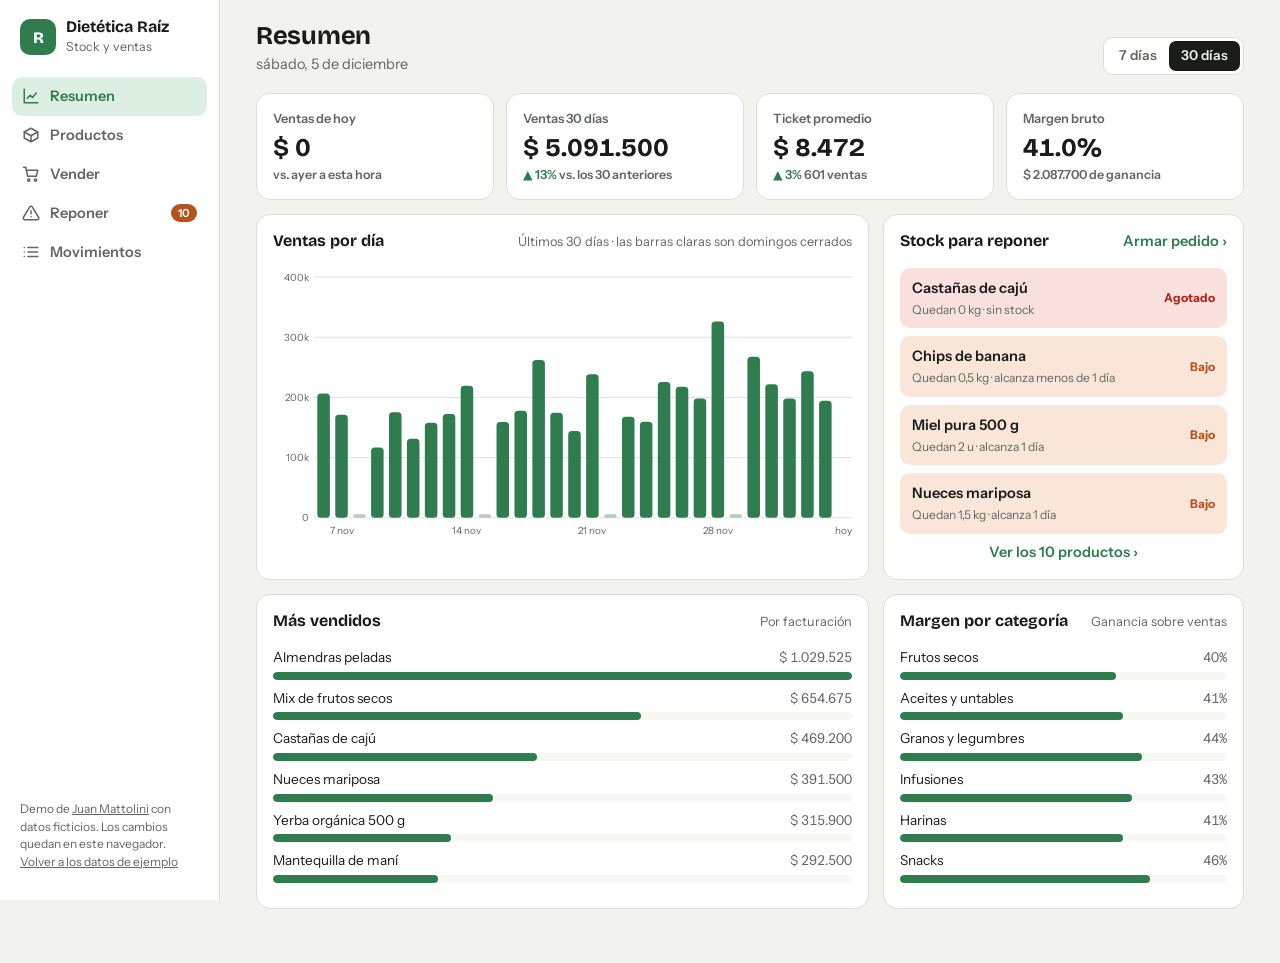
<file: demos/stock/index.html>
<!doctype html>
<html lang="es">
<head>
<meta charset="utf-8">
<meta name="viewport" content="width=device-width, initial-scale=1">
<title>Stock y ventas, Dietética Raíz</title>
<meta name="description" content="Demo de un panel de stock y ventas para una pyme: ventas del día, alertas de stock bajo, pedido sugerido al proveedor y registro de ventas.">
<meta name="theme-color" content="#F2F2EE" media="(prefers-color-scheme: light)">
<meta name="theme-color" content="#121412" media="(prefers-color-scheme: dark)">
<link rel="preconnect" href="https://fonts.googleapis.com">
<link rel="preconnect" href="https://fonts.gstatic.com" crossorigin>
<link href="https://fonts.googleapis.com/css2?family=Bricolage+Grotesque:opsz,wght@12..96,500..800&family=Instrument+Sans:wght@400;500;600&display=swap" rel="stylesheet">
<style>
  :root {
    --bg: #F2F2EE;
    --surface: #FFFFFF;
    --soft: #F7F7F4;
    --ink: #191C19;
    --muted: #616860;
    --line: #DCDED8;
    --accent: #2F7D4F;
    --accent-ink: #FFFFFF;
    --accent-soft: #DDEFE3;
    --chart: #2F7D4F;
    --chart-2: #B9C9BE;
    --warn: #B4531D;
    --warn-soft: #FAE6D9;
    --bad: #B42318;
    --bad-soft: #FBE1DE;
    color-scheme: light;
    --display: "Bricolage Grotesque", system-ui, sans-serif;
    --body: "Instrument Sans", system-ui, sans-serif;
  }
  @media (prefers-color-scheme: dark) {
    :root {
      --bg: #121412;
      --surface: #1A1D1A;
      --soft: #202420;
      --ink: #E9ECE7;
      --muted: #A0A89F;
      --line: #313730;
      --accent: #6CCB92;
      --accent-ink: #0D1B12;
      --accent-soft: #1F3527;
      --chart: #6CCB92;
      --chart-2: #3B4A40;
      --warn: #F1A877;
      --warn-soft: #3A281B;
      --bad: #F59A90;
      --bad-soft: #3C1F1C;
      color-scheme: dark;
    }
  }
  * { box-sizing: border-box; }
  html, body { margin: 0; }
  body { background: var(--bg); color: var(--ink); font: 400 14.5px/1.45 var(--body); }
  button, input, select { font: inherit; color: inherit; }
  button { cursor: pointer; }
  :focus-visible { outline: 3px solid var(--accent); outline-offset: 2px; border-radius: 6px; }
  .app { display: grid; grid-template-columns: 220px minmax(0, 1fr); min-height: 100vh; }
  aside { background: var(--surface); border-right: 1px solid var(--line); padding: 18px 12px; display: flex; flex-direction: column; gap: 4px; position: sticky; top: 0; height: 100vh; }
  .brand { display: flex; align-items: center; gap: 10px; padding: 0 8px 16px; }
  .logo { width: 36px; height: 36px; border-radius: 10px; background: var(--accent); color: var(--accent-ink); display: grid; place-items: center; font: 800 1rem var(--display); }
  .brand b { display: block; font: 700 1rem/1.1 var(--display); }
  .brand small { color: var(--muted); font-size: .78rem; }
  nav.menu button { display: flex; align-items: center; gap: 10px; width: 100%; border: 0; background: transparent; padding: 9px 10px; border-radius: 10px; font-weight: 600; color: var(--muted); text-align: left; }
  nav.menu button svg { width: 18px; height: 18px; flex: none; }
  nav.menu button:hover { background: var(--soft); color: var(--ink); }
  nav.menu button[aria-current="page"] { background: var(--accent-soft); color: var(--accent); }
  nav.menu .count { margin-left: auto; background: var(--warn); color: var(--surface); font-size: .7rem; border-radius: 99px; padding: 1px 7px; }
  .aside-foot { margin-top: auto; font-size: .75rem; color: var(--muted); padding: 0 8px; }
  .aside-foot a { color: inherit; }
  .aside-foot button { border: 0; background: none; padding: 0; color: inherit; text-decoration: underline; font-size: inherit; }

  main { padding: 22px clamp(16px, 3vw, 36px) 40px; min-width: 0; }
  .head { display: flex; align-items: flex-end; justify-content: space-between; gap: 16px; margin-bottom: 18px; flex-wrap: wrap; }
  h1 { font: 700 1.6rem/1.1 var(--display); margin: 0; letter-spacing: -.01em; }
  .head p { margin: 4px 0 0; color: var(--muted); }
  h2 { font: 700 1rem var(--display); margin: 0 0 10px; }
  .seg { display: inline-flex; background: var(--surface); border: 1px solid var(--line); border-radius: 10px; padding: 3px; }
  .seg button { border: 0; background: none; padding: 5px 12px; border-radius: 7px; font-weight: 600; font-size: .85rem; color: var(--muted); }
  .seg button[aria-pressed="true"] { background: var(--ink); color: var(--bg); }

  .kpis { display: grid; grid-template-columns: repeat(4, minmax(0, 1fr)); gap: 12px; margin-bottom: 14px; }
  .kpi { background: var(--surface); border: 1px solid var(--line); border-radius: 14px; padding: 14px 16px; }
  .kpi span { color: var(--muted); font-size: .8rem; font-weight: 600; }
  .kpi b { display: block; font: 700 1.6rem/1.2 var(--display); margin-top: 4px; font-variant-numeric: tabular-nums; }
  .kpi small { font-size: .78rem; font-weight: 600; }
  .up { color: var(--accent); } .down { color: var(--bad); }
  .grid2 { display: grid; grid-template-columns: minmax(0, 1.7fr) minmax(0, 1fr); gap: 14px; margin-bottom: 14px; }
  .card { background: var(--surface); border: 1px solid var(--line); border-radius: 14px; padding: 16px; min-width: 0; }
  .card-head { display: flex; justify-content: space-between; align-items: baseline; gap: 10px; margin-bottom: 8px; }
  .card-head small { color: var(--muted); font-size: .8rem; }
  svg.chart { width: 100%; height: auto; display: block; }
  svg.chart text { fill: var(--muted); font-size: 11px; font-family: var(--body); }
  .hbar { display: grid; grid-template-columns: minmax(0, 1fr) 90px; gap: 4px 10px; align-items: center; font-size: .85rem; margin-bottom: 9px; }
  .hbar .t { height: 8px; background: var(--soft); border-radius: 5px; overflow: hidden; grid-column: 1 / -1; }
  .hbar .t i { display: block; height: 100%; background: var(--chart); border-radius: 5px; }
  .hbar em { font-style: normal; text-align: right; color: var(--muted); font-variant-numeric: tabular-nums; }
  .alert-list { display: grid; gap: 8px; }
  .alert { display: grid; grid-template-columns: 1fr auto; gap: 2px 10px; padding: 10px 12px; border-radius: 10px; background: var(--warn-soft); }
  .alert.bad { background: var(--bad-soft); }
  .alert b { font-weight: 600; }
  .alert small { color: var(--muted); grid-column: 1; }
  .alert .tag { grid-row: 1 / 3; grid-column: 2; align-self: center; font-size: .75rem; font-weight: 700; color: var(--warn); }
  .alert.bad .tag { color: var(--bad); }
  .link-btn { border: 0; background: none; color: var(--accent); font-weight: 600; padding: 0; }

  .toolbar { display: flex; gap: 8px; margin-bottom: 12px; flex-wrap: wrap; }
  .toolbar input, .toolbar select { border: 1px solid var(--line); background: var(--surface); border-radius: 10px; padding: 8px 12px; }
  .toolbar input { flex: 1; min-width: 180px; }
  .btn { border: 0; background: var(--accent); color: var(--accent-ink); border-radius: 10px; padding: 9px 14px; font-weight: 600; text-decoration: none; display: inline-flex; align-items: center; gap: 6px; }
  .btn.ghost { background: var(--surface); color: var(--ink); border: 1px solid var(--line); }
  .btn:disabled { opacity: .45; cursor: not-allowed; }
  .table-wrap { background: var(--surface); border: 1px solid var(--line); border-radius: 14px; overflow: auto; }
  table { width: 100%; border-collapse: collapse; font-size: .88rem; }
  th { text-align: left; font-size: .74rem; text-transform: uppercase; letter-spacing: .05em; color: var(--muted); font-weight: 600; padding: 10px 12px; border-bottom: 1px solid var(--line); white-space: nowrap; background: var(--soft); }
  td { padding: 9px 12px; border-bottom: 1px solid var(--line); white-space: nowrap; }
  tr:last-child td { border-bottom: 0; }
  td.num, th.num { text-align: right; font-variant-numeric: tabular-nums; }
  td small { display: block; color: var(--muted); font-size: .76rem; }
  .stockbar { display: inline-block; width: 70px; height: 6px; border-radius: 4px; background: var(--soft); vertical-align: middle; margin-right: 8px; overflow: hidden; }
  .stockbar i { display: block; height: 100%; background: var(--accent); }
  .stockbar.warn i { background: var(--warn); } .stockbar.bad i { background: var(--bad); }
  .pill { display: inline-block; font-size: .72rem; font-weight: 700; padding: 2px 8px; border-radius: 99px; }
  .pill.ok { background: var(--accent-soft); color: var(--accent); }
  .pill.warn { background: var(--warn-soft); color: var(--warn); }
  .pill.bad { background: var(--bad-soft); color: var(--bad); }
  .mini-btn { border: 1px solid var(--line); background: var(--soft); border-radius: 8px; padding: 3px 9px; font-size: .8rem; font-weight: 600; }

  .pos { display: grid; grid-template-columns: minmax(0, 1.4fr) minmax(300px, 1fr); gap: 14px; align-items: start; }
  .prod-grid { display: grid; grid-template-columns: repeat(auto-fill, minmax(150px, 1fr)); gap: 8px; }
  .prod { border: 1px solid var(--line); background: var(--surface); border-radius: 12px; padding: 10px 12px; text-align: left; }
  .prod:hover { border-color: var(--accent); }
  .prod b { display: block; font-weight: 600; font-size: .88rem; line-height: 1.25; }
  .prod span { display: block; color: var(--muted); font-size: .78rem; margin-top: 4px; }
  .prod:disabled { opacity: .45; }
  .ticket { position: sticky; top: 20px; }
  .line { display: grid; grid-template-columns: 1fr auto auto; gap: 8px; align-items: center; padding: 8px 0; border-bottom: 1px solid var(--line); font-size: .9rem; }
  .qty { display: inline-flex; align-items: center; border: 1px solid var(--line); border-radius: 8px; overflow: hidden; }
  .qty button { border: 0; background: var(--soft); width: 26px; height: 26px; font-weight: 700; }
  .qty span { min-width: 34px; text-align: center; font-variant-numeric: tabular-nums; font-size: .85rem; }
  .total { display: flex; justify-content: space-between; font: 700 1.3rem var(--display); margin: 14px 0; }
  .pay { display: grid; grid-template-columns: repeat(3, 1fr); gap: 6px; margin-bottom: 12px; }
  .pay button { border: 1px solid var(--line); background: var(--surface); border-radius: 9px; padding: 7px 0; font-size: .85rem; font-weight: 600; }
  .pay button[aria-pressed="true"] { border-color: var(--accent); background: var(--accent-soft); color: var(--accent); }
  .empty { color: var(--muted); text-align: center; padding: 24px 10px; border: 1px dashed var(--line); border-radius: 12px; }

  .supplier { margin-bottom: 14px; }
  .supplier .card-head { margin-bottom: 4px; }
  .supplier-actions { display: flex; gap: 8px; margin-top: 12px; flex-wrap: wrap; }
  .note { color: var(--muted); font-size: .82rem; margin: 0 0 14px; max-width: 720px; }
  .sug-input { width: 70px; border: 1px solid var(--line); border-radius: 8px; padding: 4px 6px; text-align: right; background: var(--soft); }

  dialog { border: 1px solid var(--line); border-radius: 16px; background: var(--surface); color: var(--ink); padding: 20px; width: min(440px, 92vw); }
  dialog::backdrop { background: rgba(0,0,0,.35); }
  dialog h2 { margin-bottom: 14px; }
  dialog label { display: block; font-size: .82rem; font-weight: 600; margin-bottom: 10px; }
  dialog input, dialog select { display: block; width: 100%; margin-top: 4px; border: 1px solid var(--line); background: var(--soft); border-radius: 9px; padding: 8px 10px; font-weight: 400; }
  dialog .row2 { display: grid; grid-template-columns: 1fr 1fr; gap: 10px; }
  dialog .acts { display: flex; justify-content: flex-end; gap: 8px; margin-top: 8px; }
  .toast { position: fixed; right: 20px; bottom: 20px; background: var(--ink); color: var(--bg); padding: 10px 16px; border-radius: 12px; font-size: .9rem; opacity: 0; transition: opacity .2s; pointer-events: none; }
  .toast.on { opacity: 1; }

  @media (max-width: 1100px) { .kpis { grid-template-columns: repeat(2, minmax(0, 1fr)); } .grid2, .pos { grid-template-columns: 1fr; } }
  @media (max-width: 760px) {
    .app { grid-template-columns: 1fr; }
    aside { position: sticky; top: 0; z-index: 3; height: auto; flex-direction: row; align-items: center; padding: 8px 10px; overflow-x: auto; border-right: 0; border-bottom: 1px solid var(--line); }
    .brand { padding: 0 8px 0 0; } .brand div, .aside-foot { display: none; }
    nav.menu { display: flex; gap: 2px; }
    nav.menu button { white-space: nowrap; padding: 7px 9px; }
    nav.menu button svg { display: none; }
    .ticket { position: static; }
  }
</style>
</head>
<body>
<div class="app">
  <aside>
    <div class="brand"><span class="logo" aria-hidden="true">R</span><div><b>Dietética Raíz</b><small>Stock y ventas</small></div></div>
    <nav class="menu" aria-label="Secciones">
      <button type="button" data-vista="resumen"><svg viewBox="0 0 24 24" fill="none" stroke="currentColor" stroke-width="2" stroke-linecap="round" stroke-linejoin="round" aria-hidden="true"><path d="M3 3v18h18"/><path d="M7 15l4-4 3 3 5-6"/></svg>Resumen</button>
      <button type="button" data-vista="productos"><svg viewBox="0 0 24 24" fill="none" stroke="currentColor" stroke-width="2" stroke-linecap="round" stroke-linejoin="round" aria-hidden="true"><path d="M21 8l-9-5-9 5 9 5 9-5z"/><path d="M3 8v8l9 5 9-5V8M12 13v8"/></svg>Productos</button>
      <button type="button" data-vista="vender"><svg viewBox="0 0 24 24" fill="none" stroke="currentColor" stroke-width="2" stroke-linecap="round" stroke-linejoin="round" aria-hidden="true"><circle cx="9" cy="20" r="1.5"/><circle cx="18" cy="20" r="1.5"/><path d="M2 3h3l2.5 12h11.5l2-8H6.2"/></svg>Vender</button>
      <button type="button" data-vista="reponer"><svg viewBox="0 0 24 24" fill="none" stroke="currentColor" stroke-width="2" stroke-linecap="round" stroke-linejoin="round" aria-hidden="true"><path d="M12 9v4M12 17h.01"/><path d="M10.3 3.9L1.8 18a2 2 0 0 0 1.7 3h17a2 2 0 0 0 1.7-3L13.7 3.9a2 2 0 0 0-3.4 0z"/></svg>Reponer<span class="count" id="count-reponer"></span></button>
      <button type="button" data-vista="movimientos"><svg viewBox="0 0 24 24" fill="none" stroke="currentColor" stroke-width="2" stroke-linecap="round" stroke-linejoin="round" aria-hidden="true"><path d="M8 6h13M8 12h13M8 18h13M3 6h.01M3 12h.01M3 18h.01"/></svg>Movimientos</button>
    </nav>
    <p class="aside-foot">Demo de <a href="../../stock.html">Juan Mattolini</a> con datos ficticios. Los cambios quedan en este navegador. <button type="button" data-reiniciar>Volver a los datos de ejemplo</button></p>
  </aside>
  <main id="vista"></main>
</div>

<dialog id="dlg-producto">
  <form method="dialog" id="form-producto">
    <h2 id="dlg-titulo">Producto</h2>
    <label>Nombre<input name="nombre" required maxlength="60"></label>
    <div class="row2">
      <label>Categoría<select name="cat"></select></label>
      <label>Proveedor<select name="prov"></select></label>
    </div>
    <div class="row2">
      <label>Costo<input name="costo" type="number" min="0" step="1" required></label>
      <label>Precio de venta<input name="precio" type="number" min="0" step="1" required></label>
    </div>
    <div class="row2">
      <label>Stock actual<input name="stock" type="number" min="0" step="0.1" required></label>
      <label>Stock mínimo<input name="min" type="number" min="0" step="0.1" required></label>
    </div>
    <div class="acts"><button class="btn ghost" value="cancelar" formnovalidate>Cancelar</button><button class="btn" value="guardar">Guardar</button></div>
  </form>
</dialog>
<div class="toast" role="status" aria-live="polite"></div>

<script>
// Panel de stock y ventas (demo). Todo vive en localStorage; en la versión para un negocio
// los productos y las ventas están en Supabase y el pedido al proveedor sale por WhatsApp o mail.
(function () {
  var CLAVE = 'stock-raiz-v1';
  var PROVEEDORES = {
    granos: { nombre: 'Granos del Sur', wa: '5491100000001', dias: 3 },
    frutos: { nombre: 'Frutos Secos Andinos', wa: '5491100000002', dias: 5 },
    natural: { nombre: 'Natural Food SRL', wa: '5491100000003', dias: 2 },
    yerba: { nombre: 'Yerbatera Misiones', wa: '5491100000004', dias: 7 }
  };
  var CATEGORIAS = ['Granos y legumbres', 'Frutos secos', 'Harinas', 'Snacks', 'Infusiones', 'Aceites y untables'];
  // [nombre, categoría, proveedor, unidad, costo, precio, ventas por día aprox., mínimo]
  var BASE = [
    ['Almendras peladas', 1, 'frutos', 'kg', 9800, 15900, 1.6, 4],
    ['Nueces mariposa', 1, 'frutos', 'kg', 8200, 13500, 1.3, 3],
    ['Mix de frutos secos', 1, 'frutos', 'kg', 7600, 12900, 2.4, 5],
    ['Castañas de cajú', 1, 'frutos', 'kg', 11200, 18400, 0.9, 2],
    ['Pasas de uva', 1, 'frutos', 'kg', 3100, 5600, 1.1, 3],
    ['Avena arrollada', 0, 'granos', 'kg', 1400, 2600, 3.2, 8],
    ['Lentejas', 0, 'granos', 'kg', 1600, 2900, 1.4, 5],
    ['Garbanzos', 0, 'granos', 'kg', 1500, 2800, 1.2, 5],
    ['Quinoa', 0, 'granos', 'kg', 4200, 7200, 0.8, 3],
    ['Arroz integral', 0, 'granos', 'kg', 1300, 2400, 1.9, 6],
    ['Semillas de chía', 0, 'granos', 'kg', 3900, 6800, 1.0, 3],
    ['Harina de almendras', 2, 'natural', 'kg', 10500, 16800, 0.5, 2],
    ['Harina integral', 2, 'granos', 'kg', 900, 1800, 2.2, 6],
    ['Harina de garbanzo', 2, 'natural', 'kg', 2100, 3900, 0.6, 2],
    ['Barritas de cereal', 3, 'natural', 'u', 450, 900, 9, 24],
    ['Galletas de arroz', 3, 'natural', 'u', 700, 1350, 6, 18],
    ['Chips de banana', 3, 'frutos', 'kg', 5200, 8900, 0.6, 2],
    ['Yerba orgánica 500 g', 4, 'yerba', 'u', 2300, 3900, 4.5, 12],
    ['Té verde en hebras', 4, 'natural', 'kg', 9000, 16500, 0.3, 1],
    ['Mantequilla de maní', 5, 'natural', 'u', 2600, 4500, 2.1, 6],
    ['Aceite de coco', 5, 'natural', 'u', 4800, 7900, 1.0, 4],
    ['Miel pura 500 g', 5, 'natural', 'u', 2900, 4900, 1.8, 6]
  ];

  var $vista = document.getElementById('vista'), $toast = document.querySelector('.toast');
  var peso = new Intl.NumberFormat('es-AR', { style: 'currency', currency: 'ARS', maximumFractionDigits: 0 });
  var num = new Intl.NumberFormat('es-AR', { maximumFractionDigits: 1 });
  var fDia = new Intl.DateTimeFormat('es-AR', { day: 'numeric', month: 'short' });
  var fHora = new Intl.DateTimeFormat('es-AR', { day: 'numeric', month: 'short', hour: '2-digit', minute: '2-digit' });
  function esc(s) { return String(s).replace(/[&<>"']/g, function (c) { return { '&': '&amp;', '<': '&lt;', '>': '&gt;', '"': '&quot;', "'": '&#39;' }[c]; }); }
  function avisar(t) { $toast.textContent = t; $toast.classList.add('on'); clearTimeout(avisar.t); avisar.t = setTimeout(function () { $toast.classList.remove('on'); }, 2600); }
  function dia0(d) { var x = new Date(d); x.setHours(0, 0, 0, 0); return x; }
  var DIA = 86400000;

  // ---------- Datos ----------
  var db;
  function guardar() { try { localStorage.setItem(CLAVE, JSON.stringify(db)); } catch (e) {} }
  function cargar() {
    try { db = JSON.parse(localStorage.getItem(CLAVE)); } catch (e) { db = null; }
    if (!db || !db.productos) db = ejemplo();
  }
  // 60 días de ventas inventadas pero creíbles: más los sábados, menos los domingos, y siempre las mismas.
  function ejemplo() {
    var semilla = 11;
    function azar() { semilla = (semilla * 9301 + 49297) % 233280; return semilla / 233280; }
    var productos = BASE.map(function (b, i) {
      return { id: 'p' + i, nombre: b[0], cat: CATEGORIAS[b[1]], prov: b[2], unidad: b[3], costo: b[4], precio: b[5], ritmo: b[6], min: b[7], stock: 0 };
    });
    var ventas = [], ingresos = [], hoy = dia0(new Date());
    for (var d = 59; d >= 0; d--) {
      var fecha = new Date(hoy.getTime() - d * DIA), dow = fecha.getDay();
      if (dow === 0) continue;
      var factor = (dow === 6 ? 1.3 : dow === 1 ? 0.92 : 1) * (1 + (59 - d) * 0.004);
      var tickets = Math.round((21 + azar() * 5) * factor);
      var horasHasta = d === 0 ? Math.max(9.5, Math.min(20, new Date().getHours() + new Date().getMinutes() / 60)) : 20;
      for (var t = 0; t < tickets; t++) {
        var hora = 9 + azar() * 11;
        if (d === 0 && hora > horasHasta) continue;
        var items = [], n = 1 + Math.floor(azar() * 3);
        for (var k = 0; k < n; k++) {
          var p = productos[Math.floor(Math.pow(azar(), 1.3) * productos.length)];
          if (azar() > p.ritmo / 4 + 0.25) continue;
          var cant = p.unidad === 'kg' ? Math.round((0.25 + azar() * 0.75) * 4) / 4 : 1 + Math.floor(azar() * 2);
          items.push({ p: p.id, cant: cant, precio: p.precio, costo: p.costo });
        }
        if (items.length) ventas.push({ id: 'v' + ventas.length, t: fecha.getTime() + hora * 3600000, items: items, pago: ['efectivo', 'transferencia', 'tarjeta'][Math.floor(azar() * 3)] });
      }
    }
    ventas.sort(function (a, b) { return a.t - b.t; });
    // Stock actual: cada producto queda con una cobertura distinta para que haya alertas.
    var coberturas = [9, 1.2, 6, 0, 14, 4, 11, 2, 7, 12, 1.5, 10, 6, 3, 2.5, 8, 0.8, 3, 20, 9, 5, 1];
    productos.forEach(function (p, i) {
      var s = p.ritmo * coberturas[i % coberturas.length];
      p.stock = p.unidad === 'kg' ? Math.round(s * 2) / 2 : Math.round(s);
    });
    // Últimos ingresos de mercadería, para que Movimientos no arranque vacío.
    [[6, 'frutos'], [4, 'granos'], [2, 'natural'], [9, 'yerba']].forEach(function (x) {
      var f = hoy.getTime() - x[0] * DIA + 10 * 3600000;
      productos.filter(function (p) { return p.prov === x[1]; }).slice(0, 4).forEach(function (p) {
        ingresos.push({ t: f, p: p.id, cant: p.unidad === 'kg' ? 10 : 24, costo: p.costo });
      });
    });
    return { productos: productos, ventas: ventas, ingresos: ingresos };
  }
  function prod(id) { return db.productos.find(function (p) { return p.id === id; }); }

  // ---------- Cálculos ----------
  function ventasEntre(desde, hasta) { return db.ventas.filter(function (v) { return v.t >= desde && v.t < hasta; }); }
  function totales(vs) {
    var r = { monto: 0, costo: 0, tickets: vs.length };
    vs.forEach(function (v) { v.items.forEach(function (it) { r.monto += it.cant * it.precio; r.costo += it.cant * it.costo; }); });
    r.ticket = r.tickets ? r.monto / r.tickets : 0;
    r.margen = r.monto ? (r.monto - r.costo) / r.monto : 0;
    return r;
  }
  // Promedio vendido por día en las últimas 4 semanas: la base para saber cuánto dura el stock.
  function ritmo(p) {
    var desde = Date.now() - 28 * DIA, total = 0;
    db.ventas.forEach(function (v) { if (v.t >= desde) v.items.forEach(function (it) { if (it.p === p.id) total += it.cant; }); });
    return total / 24; // 4 semanas = 24 días abiertos (los domingos cierra)
  }
  function estado(p) {
    var r = ritmo(p), dias = r ? p.stock / r : Infinity, entrega = PROVEEDORES[p.prov].dias;
    var nivel = p.stock <= 0 ? 'bad' : (p.stock <= p.min || dias < entrega + 2) ? 'warn' : 'ok';
    // Pedido sugerido: lo que se vende mientras llega el pedido y dos semanas más, menos lo que hay.
    var falta = r * (entrega + 14) - p.stock;
    var sug = falta <= 0 ? 0 : p.unidad === 'kg' ? Math.ceil(falta / 5) * 5 : Math.ceil(falta / 6) * 6;
    return { ritmo: r, dias: dias, nivel: nivel, sugerido: Math.max(sug, nivel !== 'ok' ? (p.unidad === 'kg' ? 5 : 6) : 0) };
  }
  function cantTxt(p, c) { return num.format(c) + (p.unidad === 'kg' ? ' kg' : ' u'); }
  function diasTxt(d) { return d === Infinity ? 'sin ventas' : d < 1 ? 'menos de 1 día' : Math.floor(d) + (Math.floor(d) === 1 ? ' día' : ' días'); }

  // ---------- Vistas ----------
  var vista = 'resumen', periodo = 30, busqueda = '', filtroCat = '', ticket = [], pago = 'efectivo', sugeridos = {};
  function render() {
    document.querySelectorAll('nav.menu button').forEach(function (b) { b.setAttribute('aria-current', b.dataset.vista === vista ? 'page' : 'false'); });
    var n = db.productos.filter(function (p) { return estado(p).nivel !== 'ok'; }).length;
    document.getElementById('count-reponer').textContent = n || '';
    ({ resumen: vResumen, productos: vProductos, vender: vVender, reponer: vReponer, movimientos: vMovimientos })[vista]();
  }

  function vResumen() {
    var hoy = dia0(new Date()).getTime(), ahora = Date.now() + 1;
    var actual = totales(ventasEntre(ahora - periodo * DIA, ahora)), previo = totales(ventasEntre(ahora - 2 * periodo * DIA, ahora - periodo * DIA));
    var hoyT = totales(ventasEntre(hoy, ahora)), ayerT = totales(ventasEntre(hoy - DIA, ahora - DIA));
    function delta(a, b) { if (!b) return ''; var d = (a - b) / b * 100; return '<small class="' + (d >= 0 ? 'up' : 'down') + '">' + (d >= 0 ? '▲ ' : '▼ ') + Math.abs(d).toFixed(0) + '% </small>'; }
    var h = '<div class="head"><div><h1>Resumen</h1><p>' + new Intl.DateTimeFormat('es-AR', { weekday: 'long', day: 'numeric', month: 'long' }).format(new Date()) + '</p></div>';
    h += '<div class="seg" role="group" aria-label="Período"><button type="button" data-periodo="7" aria-pressed="' + (periodo === 7) + '">7 días</button><button type="button" data-periodo="30" aria-pressed="' + (periodo === 30) + '">30 días</button></div></div>';
    h += '<div class="kpis">';
    h += '<div class="kpi"><span>Ventas de hoy</span><b>' + peso.format(hoyT.monto) + '</b>' + delta(hoyT.monto, ayerT.monto) + '<small style="color:var(--muted)">vs. ayer a esta hora</small></div>';
    h += '<div class="kpi"><span>Ventas ' + periodo + ' días</span><b>' + peso.format(actual.monto) + '</b>' + delta(actual.monto, previo.monto) + '<small style="color:var(--muted)">vs. los ' + periodo + ' anteriores</small></div>';
    h += '<div class="kpi"><span>Ticket promedio</span><b>' + peso.format(actual.ticket) + '</b>' + delta(actual.ticket, previo.ticket) + '<small style="color:var(--muted)">' + actual.tickets + ' ventas</small></div>';
    h += '<div class="kpi"><span>Margen bruto</span><b>' + (actual.margen * 100).toFixed(1) + '%</b><small style="color:var(--muted)">' + peso.format(actual.monto - actual.costo) + ' de ganancia</small></div>';
    h += '</div><div class="grid2"><section class="card"><div class="card-head"><h2>Ventas por día</h2><small>Últimos ' + periodo + ' días · las barras claras son domingos cerrados</small></div>' + grafico(periodo) + '</section>';
    var alertas = db.productos.map(function (p) { return { p: p, e: estado(p) }; }).filter(function (x) { return x.e.nivel !== 'ok'; }).sort(function (a, b) { return a.e.dias - b.e.dias; });
    h += '<section class="card"><div class="card-head"><h2>Stock para reponer</h2><button class="link-btn" type="button" data-ir="reponer">Armar pedido ›</button></div><div class="alert-list">';
    if (!alertas.length) h += '<p class="empty">Todo el stock está bien.</p>';
    alertas.slice(0, 4).forEach(function (x) {
      h += '<div class="alert ' + x.e.nivel + '"><b>' + esc(x.p.nombre) + '</b><small>Quedan ' + cantTxt(x.p, x.p.stock) + ' · ' + (x.p.stock <= 0 ? 'sin stock' : 'alcanza ' + diasTxt(x.e.dias)) + '</small><span class="tag">' + (x.e.nivel === 'bad' ? 'Agotado' : 'Bajo') + '</span></div>';
    });
    if (alertas.length > 4) h += '<button class="link-btn" type="button" data-ir="reponer">Ver los ' + alertas.length + ' productos ›</button>';
    h += '</div></section></div>';
    // Ranking de productos y margen por categoría.
    var porProd = {}, porCat = {};
    ventasEntre(ahora - periodo * DIA, ahora).forEach(function (v) { v.items.forEach(function (it) {
      var p = prod(it.p); if (!p) return;
      porProd[it.p] = (porProd[it.p] || 0) + it.cant * it.precio;
      var c = porCat[p.cat] || (porCat[p.cat] = { m: 0, c: 0 }); c.m += it.cant * it.precio; c.c += it.cant * it.costo;
    }); });
    var top = Object.keys(porProd).sort(function (a, b) { return porProd[b] - porProd[a]; }).slice(0, 6), max = porProd[top[0]] || 1;
    h += '<div class="grid2"><section class="card"><div class="card-head"><h2>Más vendidos</h2><small>Por facturación</small></div>';
    top.forEach(function (id) { h += '<div class="hbar"><span>' + esc(prod(id).nombre) + '</span><em>' + peso.format(porProd[id]) + '</em><div class="t"><i style="width:' + (porProd[id] / max * 100) + '%"></i></div></div>'; });
    h += '</section><section class="card"><div class="card-head"><h2>Margen por categoría</h2><small>Ganancia sobre ventas</small></div>';
    Object.keys(porCat).sort(function (a, b) { return porCat[b].m - porCat[a].m; }).forEach(function (c) {
      var m = (porCat[c].m - porCat[c].c) / porCat[c].m;
      h += '<div class="hbar"><span>' + esc(c) + '</span><em>' + (m * 100).toFixed(0) + '%</em><div class="t"><i style="width:' + (m * 100 / 0.6 * 100 / 100) + '%"></i></div></div>';
    });
    h += '</section></div>';
    $vista.innerHTML = h;
  }
  // Barras por día dibujadas en SVG, sin librerías.
  function grafico(dias) {
    var hoy = dia0(new Date()).getTime(), datos = [];
    for (var i = dias - 1; i >= 0; i--) {
      var d = hoy - i * DIA;
      datos.push({ d: new Date(d), m: totales(ventasEntre(d, d + DIA)).monto });
    }
    var W = 640, H = 300, pl = 46, pb = 24, pt = 10, max = Math.max.apply(null, datos.map(function (x) { return x.m; })) || 1;
    var paso = Math.pow(10, Math.floor(Math.log10(max))) * (max / Math.pow(10, Math.floor(Math.log10(max))) > 5 ? 2 : 1);
    var tope = Math.ceil(max / paso) * paso, bw = (W - pl) / datos.length;
    var s = '<svg class="chart" viewBox="0 0 ' + W + ' ' + H + '" role="img" aria-label="Ventas por día de los últimos ' + dias + ' días">';
    for (var y = 0; y <= tope; y += paso) {
      var yy = H - pb - (y / tope) * (H - pb - pt);
      s += '<line x1="' + pl + '" x2="' + W + '" y1="' + yy + '" y2="' + yy + '" stroke="var(--line)" stroke-width="1"/><text x="' + (pl - 6) + '" y="' + (yy + 4) + '" text-anchor="end">' + (y >= 1000 ? Math.round(y / 1000) + 'k' : y) + '</text>';
    }
    datos.forEach(function (x, i) {
      var h = (x.m / tope) * (H - pb - pt), cerrado = x.d.getDay() === 0;
      var bx = pl + i * bw + bw * 0.15;
      if (cerrado) s += '<rect x="' + bx + '" y="' + (H - pb - 4) + '" width="' + (bw * 0.7) + '" height="4" rx="2" fill="var(--chart-2)"/>';
      else s += '<rect x="' + bx + '" y="' + (H - pb - h) + '" width="' + (bw * 0.7) + '" height="' + h + '" rx="' + Math.min(4, bw * 0.2) + '" fill="var(--chart)" opacity="' + (i === datos.length - 1 ? 0.55 : 1) + '"><title>' + fDia.format(x.d) + ': ' + peso.format(x.m) + '</title></rect>';
      var cada = dias > 10 ? 7 : 1;
      if ((datos.length - 1 - i) % cada === 0) s += '<text x="' + (bx + bw * 0.35) + '" y="' + (H - 6) + '" text-anchor="middle">' + (i === datos.length - 1 ? 'hoy' : fDia.format(x.d).replace('.', '')) + '</text>';
    });
    return s + '</svg>';
  }

  function vProductos() {
    var lista = db.productos.filter(function (p) {
      return (!filtroCat || p.cat === filtroCat) && (!busqueda || p.nombre.toLowerCase().normalize('NFD').replace(/[\u0300-\u036f]/g, '').indexOf(busqueda) >= 0);
    });
    var h = '<div class="head"><div><h1>Productos</h1><p>' + db.productos.length + ' productos · valor del stock a costo ' + peso.format(db.productos.reduce(function (a, p) { return a + p.stock * p.costo; }, 0)) + '</p></div><button class="btn" type="button" data-nuevo>+ Nuevo producto</button></div>';
    h += '<div class="toolbar"><input type="search" id="buscar" placeholder="Buscar producto" value="' + esc(busqueda) + '" aria-label="Buscar producto"><select id="filtro-cat" aria-label="Categoría"><option value="">Todas las categorías</option>' + CATEGORIAS.map(function (c) { return '<option' + (c === filtroCat ? ' selected' : '') + '>' + c + '</option>'; }).join('') + '</select></div>';
    h += '<div class="table-wrap"><table><thead><tr><th>Producto</th><th>Proveedor</th><th class="num">Precio</th><th class="num">Margen</th><th>Stock</th><th class="num">Vende por día</th><th>Alcanza</th><th></th></tr></thead><tbody>';
    lista.forEach(function (p) {
      var e = estado(p), pct = Math.min(100, p.stock / Math.max(p.min * 2.5, 0.1) * 100);
      h += '<tr><td><b>' + esc(p.nombre) + '</b><small>' + esc(p.cat) + '</small></td><td>' + PROVEEDORES[p.prov].nombre + '</td><td class="num">' + peso.format(p.precio) + '<small>' + (p.unidad === 'kg' ? 'por kg' : 'por unidad') + '</small></td><td class="num">' + ((p.precio - p.costo) / p.precio * 100).toFixed(0) + '%</td>';
      h += '<td><span class="stockbar ' + (e.nivel === 'ok' ? '' : e.nivel) + '"><i style="width:' + pct + '%"></i></span>' + cantTxt(p, p.stock) + '<small>mínimo ' + cantTxt(p, p.min) + '</small></td><td class="num">' + cantTxt(p, Math.round(e.ritmo * 10) / 10) + '</td>';
      h += '<td><span class="pill ' + e.nivel + '">' + (p.stock <= 0 ? 'Agotado' : diasTxt(e.dias)) + '</span></td><td><button class="mini-btn" type="button" data-editar="' + p.id + '">Editar</button></td></tr>';
    });
    if (!lista.length) h += '<tr><td colspan="8" class="empty">No hay productos con ese filtro.</td></tr>';
    $vista.innerHTML = h + '</tbody></table></div>';
  }

  function vVender() {
    var h = '<div class="head"><div><h1>Registrar venta</h1><p>Tocá los productos para sumarlos. Al confirmar, el stock se descuenta solo.</p></div></div><div class="pos"><section><div class="toolbar"><input type="search" id="buscar-venta" placeholder="Buscar producto" value="' + esc(busqueda) + '" aria-label="Buscar producto"></div><div class="prod-grid">';
    db.productos.filter(function (p) { return !busqueda || p.nombre.toLowerCase().indexOf(busqueda) >= 0; }).forEach(function (p) {
      h += '<button class="prod" type="button" data-sumar="' + p.id + '"' + (p.stock <= 0 ? ' disabled' : '') + '><b>' + esc(p.nombre) + '</b><span>' + peso.format(p.precio) + (p.unidad === 'kg' ? '/kg' : '') + ' · ' + (p.stock <= 0 ? 'sin stock' : 'hay ' + cantTxt(p, p.stock)) + '</span></button>';
    });
    h += '</div></section><section class="card ticket"><h2>Venta</h2>';
    if (!ticket.length) h += '<p class="empty">Todavía no sumaste productos.</p>';
    var total = 0;
    ticket.forEach(function (it, i) {
      var p = prod(it.p), sub = it.cant * p.precio; total += sub;
      h += '<div class="line"><span>' + esc(p.nombre) + '<br><small style="color:var(--muted)">' + peso.format(p.precio) + (p.unidad === 'kg' ? '/kg' : ' c/u') + '</small></span><span class="qty"><button type="button" data-menos="' + i + '" aria-label="Menos">−</button><span>' + num.format(it.cant) + (p.unidad === 'kg' ? ' kg' : '') + '</span><button type="button" data-mas="' + i + '" aria-label="Más">+</button></span><b>' + peso.format(sub) + '</b></div>';
    });
    h += '<div class="total"><span>Total</span><span>' + peso.format(total) + '</span></div>';
    h += '<div class="pay" role="group" aria-label="Medio de pago">' + ['efectivo', 'transferencia', 'tarjeta'].map(function (m) { return '<button type="button" data-pago="' + m + '" aria-pressed="' + (pago === m) + '">' + m.charAt(0).toUpperCase() + m.slice(1) + '</button>'; }).join('') + '</div>';
    h += '<button class="btn" type="button" data-cobrar style="width:100%;justify-content:center"' + (ticket.length ? '' : ' disabled') + '>Confirmar venta</button></section></div>';
    $vista.innerHTML = h;
  }
  function pasoCant(p) { return p.unidad === 'kg' ? 0.25 : 1; }

  function vReponer() {
    var porProv = {};
    db.productos.forEach(function (p) {
      var e = estado(p);
      if (e.nivel === 'ok') return;
      (porProv[p.prov] = porProv[p.prov] || []).push({ p: p, e: e });
    });
    var h = '<div class="head"><div><h1>Reponer</h1><p>Productos con stock bajo agrupados por proveedor, con un pedido sugerido.</p></div></div>';
    h += '<p class="note">La cantidad sugerida cubre lo que se vende mientras llega el pedido más dos semanas, según el promedio de las últimas cuatro. Se redondea a bolsas de 5 kg o cajas de 6 unidades, y se puede cambiar antes de mandar el pedido.</p>';
    var provs = Object.keys(porProv);
    if (!provs.length) h += '<p class="empty">No hay nada para reponer.</p>';
    provs.forEach(function (k) {
      var prov = PROVEEDORES[k], items = porProv[k], total = 0;
      h += '<section class="card supplier"><div class="card-head"><h2>' + prov.nombre + '</h2><small>Entrega en ' + prov.dias + ' días hábiles</small></div><div class="table-wrap" style="border:0"><table><thead><tr><th>Producto</th><th>Stock</th><th>Alcanza</th><th class="num">Vende por día</th><th class="num">Pedir</th><th class="num">Costo</th></tr></thead><tbody>';
      items.forEach(function (x) {
        var cant = sugeridos[x.p.id] != null ? sugeridos[x.p.id] : x.e.sugerido; total += cant * x.p.costo;
        h += '<tr><td><b>' + esc(x.p.nombre) + '</b></td><td>' + cantTxt(x.p, x.p.stock) + '</td><td><span class="pill ' + x.e.nivel + '">' + (x.p.stock <= 0 ? 'Agotado' : diasTxt(x.e.dias)) + '</span></td><td class="num">' + cantTxt(x.p, Math.round(x.e.ritmo * 10) / 10) + '</td><td class="num"><input class="sug-input" type="number" min="0" step="' + pasoCant(x.p) + '" value="' + cant + '" data-sug="' + x.p.id + '" aria-label="Cantidad a pedir de ' + esc(x.p.nombre) + '"> ' + (x.p.unidad === 'kg' ? 'kg' : 'u') + '</td><td class="num">' + peso.format(cant * x.p.costo) + '</td></tr>';
      });
      h += '</tbody></table></div><div class="supplier-actions"><a class="btn" href="' + waPedido(k, items) + '" target="_blank" rel="noopener">Mandar pedido por WhatsApp</a><button class="btn ghost" type="button" data-copiar="' + k + '">Copiar pedido</button><button class="btn ghost" type="button" data-recibir="' + k + '">Registrar que llegó</button><span style="margin-left:auto;align-self:center;font-weight:700">' + peso.format(total) + '</span></div></section>';
    });
    $vista.innerHTML = h;
  }
  function textoPedido(k, items) {
    return 'Hola, ' + PROVEEDORES[k].nombre + '. Les paso el pedido de Dietética Raíz:\n' + items.map(function (x) {
      var c = sugeridos[x.p.id] != null ? sugeridos[x.p.id] : x.e.sugerido;
      return c > 0 ? '• ' + x.p.nombre + ': ' + cantTxt(x.p, c) : null;
    }).filter(Boolean).join('\n') + '\n¡Gracias!';
  }
  function waPedido(k, items) { return 'https://wa.me/' + PROVEEDORES[k].wa + '?text=' + encodeURIComponent(textoPedido(k, items)); }
  function itemsDe(k) { return db.productos.filter(function (p) { return p.prov === k; }).map(function (p) { return { p: p, e: estado(p) }; }).filter(function (x) { return x.e.nivel !== 'ok'; }); }

  function vMovimientos() {
    var movs = [];
    db.ventas.slice(-60).forEach(function (v) { var t = totales([v]); movs.push({ t: v.t, tipo: 'Venta', det: v.items.map(function (it) { var p = prod(it.p); return p ? p.nombre + ' × ' + cantTxt(p, it.cant) : ''; }).join(', '), monto: t.monto, extra: v.pago }); });
    db.ingresos.forEach(function (i) { var p = prod(i.p); if (p) movs.push({ t: i.t, tipo: 'Ingreso', det: p.nombre + ' × ' + cantTxt(p, i.cant), monto: -i.cant * i.costo, extra: PROVEEDORES[p.prov].nombre }); });
    movs.sort(function (a, b) { return b.t - a.t; });
    var h = '<div class="head"><div><h1>Movimientos</h1><p>Ventas e ingresos de mercadería, del más nuevo al más viejo.</p></div></div><div class="table-wrap"><table><thead><tr><th>Fecha</th><th>Tipo</th><th>Detalle</th><th></th><th class="num">Importe</th></tr></thead><tbody>';
    movs.slice(0, 60).forEach(function (m) {
      h += '<tr><td>' + fHora.format(new Date(m.t)) + '</td><td><span class="pill ' + (m.tipo === 'Venta' ? 'ok' : 'warn') + '">' + m.tipo + '</span></td><td style="white-space:normal;min-width:260px">' + esc(m.det) + '</td><td><small>' + esc(m.extra) + '</small></td><td class="num">' + peso.format(m.monto) + '</td></tr>';
    });
    $vista.innerHTML = h + '</tbody></table></div>';
  }

  // ---------- Producto: alta y edición ----------
  var dlg = document.getElementById('dlg-producto'), form = document.getElementById('form-producto'), editando = null;
  form.cat.innerHTML = CATEGORIAS.map(function (c) { return '<option>' + c + '</option>'; }).join('');
  form.prov.innerHTML = Object.keys(PROVEEDORES).map(function (k) { return '<option value="' + k + '">' + PROVEEDORES[k].nombre + '</option>'; }).join('');
  function abrirProducto(p) {
    editando = p;
    document.getElementById('dlg-titulo').textContent = p ? 'Editar producto' : 'Nuevo producto';
    form.nombre.value = p ? p.nombre : ''; form.cat.value = p ? p.cat : CATEGORIAS[0]; form.prov.value = p ? p.prov : 'natural';
    form.costo.value = p ? p.costo : ''; form.precio.value = p ? p.precio : ''; form.stock.value = p ? p.stock : ''; form.min.value = p ? p.min : '';
    dlg.showModal();
  }
  dlg.addEventListener('close', function () {
    if (dlg.returnValue !== 'guardar') return;
    var datos = { nombre: form.nombre.value.trim(), cat: form.cat.value, prov: form.prov.value, costo: +form.costo.value, precio: +form.precio.value, stock: +form.stock.value, min: +form.min.value };
    if (!datos.nombre) return;
    if (datos.precio < datos.costo) avisar('Ojo: el precio quedó por debajo del costo.');
    if (editando) Object.assign(editando, datos);
    else db.productos.push(Object.assign({ id: 'p' + Date.now(), unidad: 'u' }, datos));
    guardar(); render();
  });

  // ---------- Eventos ----------
  document.querySelector('nav.menu').addEventListener('click', function (e) { var b = e.target.closest('[data-vista]'); if (!b) return; vista = b.dataset.vista; busqueda = ''; render(); window.scrollTo(0, 0); });
  document.addEventListener('click', function (e) {
    var b = e.target.closest('button'); if (!b) return;
    var d = b.dataset;
    if (d.periodo) { periodo = +d.periodo; render(); }
    if (d.ir) { vista = d.ir; render(); }
    if ('nuevo' in d) abrirProducto(null);
    if (d.editar) abrirProducto(prod(d.editar));
    if (d.sumar) {
      var p = prod(d.sumar), it = ticket.find(function (x) { return x.p === p.id; });
      if (it) { if (it.cant + pasoCant(p) <= p.stock) it.cant += pasoCant(p); else avisar('No hay más stock de ' + p.nombre + '.'); }
      else ticket.push({ p: p.id, cant: p.unidad === 'kg' ? Math.min(0.5, p.stock) : 1 });
      render();
    }
    if (d.mas) { var i1 = ticket[+d.mas], p1 = prod(i1.p); if (i1.cant + pasoCant(p1) <= p1.stock) i1.cant += pasoCant(p1); else avisar('No hay más stock.'); render(); }
    if (d.menos) { var i2 = ticket[+d.menos]; i2.cant -= pasoCant(prod(i2.p)); if (i2.cant <= 0) ticket.splice(+d.menos, 1); render(); }
    if (d.pago) { pago = d.pago; render(); }
    if ('cobrar' in d) {
      var venta = { id: 'v' + Date.now(), t: Date.now(), pago: pago, items: ticket.map(function (it) { var p = prod(it.p); p.stock = Math.round((p.stock - it.cant) * 100) / 100; return { p: p.id, cant: it.cant, precio: p.precio, costo: p.costo }; }) };
      db.ventas.push(venta); ticket = []; guardar();
      var bajos = venta.items.map(function (it) { return prod(it.p); }).filter(function (p) { return estado(p).nivel !== 'ok'; });
      avisar('Venta registrada.' + (bajos.length ? ' Quedó bajo: ' + bajos.map(function (p) { return p.nombre; }).join(', ') + '.' : ''));
      render();
    }
    if (d.copiar) {
      var txt = textoPedido(d.copiar, itemsDe(d.copiar));
      (navigator.clipboard ? navigator.clipboard.writeText(txt) : Promise.reject()).then(function () { avisar('Pedido copiado.'); }, function () { prompt('Copiá el pedido:', txt); });
    }
    if (d.recibir) {
      itemsDe(d.recibir).forEach(function (x) {
        var c = sugeridos[x.p.id] != null ? sugeridos[x.p.id] : x.e.sugerido;
        if (c > 0) { x.p.stock = Math.round((x.p.stock + c) * 100) / 100; db.ingresos.push({ t: Date.now(), p: x.p.id, cant: c, costo: x.p.costo }); }
        delete sugeridos[x.p.id];
      });
      guardar(); avisar('Mercadería ingresada al stock.'); render();
    }
    if ('reiniciar' in d) { if (confirm('¿Volver a los datos de ejemplo? Se pierden los cambios que hiciste.')) { db = ejemplo(); guardar(); ticket = []; sugeridos = {}; render(); } }
  });
  document.addEventListener('input', function (e) {
    if (e.target.id === 'buscar' || e.target.id === 'buscar-venta') {
      busqueda = e.target.value.toLowerCase().normalize('NFD').replace(/[\u0300-\u036f]/g, '');
      var pos = e.target.selectionStart, id = e.target.id;
      render(); var el = document.getElementById(id); el.focus(); el.setSelectionRange(pos, pos);
    }
  });
  document.addEventListener('change', function (e) {
    if (e.target.id === 'filtro-cat') { filtroCat = e.target.value; render(); }
    if (e.target.dataset.sug) { sugeridos[e.target.dataset.sug] = Math.max(0, +e.target.value || 0); render(); }
  });

  cargar(); guardar();
  var v = new URLSearchParams(location.search).get('vista');
  if (['resumen', 'productos', 'vender', 'reponer', 'movimientos'].indexOf(v) >= 0) vista = v;
  render();
})();
</script>
</body>
</html>
</file>
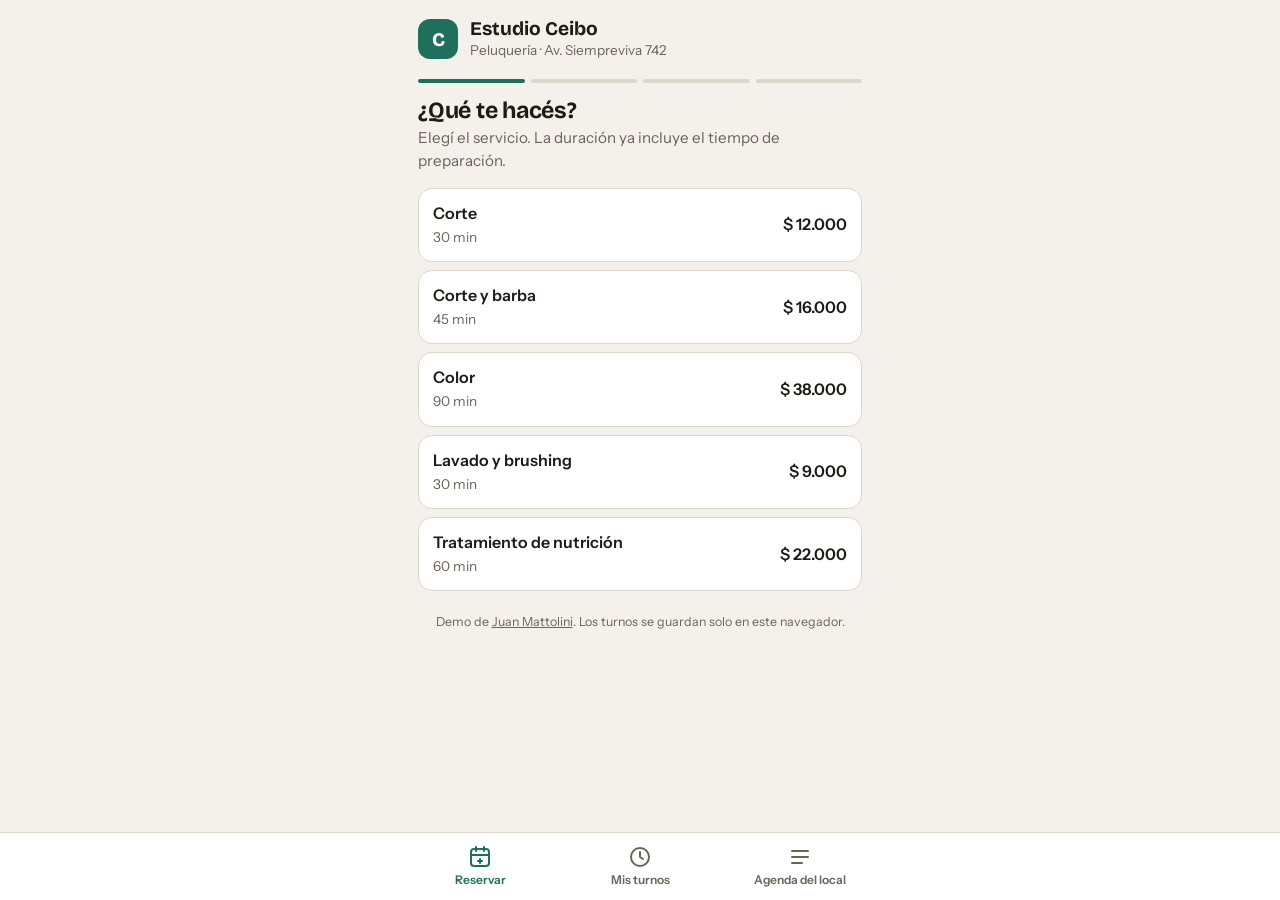
<file: demos/turnos/index.html>
<!doctype html>
<html lang="es">
<head>
<meta charset="utf-8">
<meta name="viewport" content="width=device-width, initial-scale=1, viewport-fit=cover">
<title>Turnos, Estudio Ceibo</title>
<meta name="description" content="Demo de turnos online para una peluquería: el cliente elige servicio, profesional, día y hora, y el local ve su agenda del día.">
<meta name="theme-color" content="#F4F1EC" media="(prefers-color-scheme: light)">
<meta name="theme-color" content="#16130F" media="(prefers-color-scheme: dark)">
<link rel="preconnect" href="https://fonts.googleapis.com">
<link rel="preconnect" href="https://fonts.gstatic.com" crossorigin>
<link href="https://fonts.googleapis.com/css2?family=Bricolage+Grotesque:opsz,wght@12..96,500..800&family=Instrument+Sans:wght@400;500;600&display=swap" rel="stylesheet">
<style>
  :root {
    --bg: #F4F1EC;
    --surface: #FFFFFF;
    --ink: #1E1A15;
    --muted: #6B6358;
    --line: #DDD6CB;
    --accent: #1F6F5C;
    --accent-ink: #FFFFFF;
    --accent-soft: #DCEDE7;
    --warn: #A4471C;
    --warn-soft: #F7E3D7;
    --busy: #ECE7DF;
    color-scheme: light;
    --display: "Bricolage Grotesque", system-ui, sans-serif;
    --body: "Instrument Sans", system-ui, sans-serif;
  }
  @media (prefers-color-scheme: dark) {
    :root {
      --bg: #16130F;
      --surface: #211D18;
      --ink: #F1ECE4;
      --muted: #ABA295;
      --line: #3A342C;
      --accent: #5CC2A6;
      --accent-ink: #0E1A16;
      --accent-soft: #1C342D;
      --warn: #F0A27A;
      --warn-soft: #3A2419;
      --busy: #2A251F;
      color-scheme: dark;
    }
  }
  * { box-sizing: border-box; }
  html, body { margin: 0; }
  body {
    background: var(--bg); color: var(--ink);
    font: 400 1rem/1.45 var(--body);
    min-height: 100vh;
  }
  button, input, select { font: inherit; color: inherit; }
  button { cursor: pointer; }
  :focus-visible { outline: 3px solid var(--accent); outline-offset: 2px; border-radius: 6px; }
  .app { max-width: 480px; margin: 0 auto; min-height: 100vh; display: flex; flex-direction: column; }
  header.bar { padding: 18px 18px 8px; display: flex; align-items: center; gap: 12px; }
  .logo { width: 40px; height: 40px; border-radius: 12px; background: var(--accent); color: var(--accent-ink); display: grid; place-items: center; font: 800 1.2rem var(--display); flex: none; }
  .bar h1 { font: 700 1.2rem/1.1 var(--display); margin: 0; }
  .bar p { margin: 2px 0 0; color: var(--muted); font-size: .85rem; }
  main { flex: 1; padding: 6px 18px 96px; }
  h2 { font: 700 1.45rem/1.15 var(--display); margin: 10px 0 4px; letter-spacing: -0.01em; }
  .sub { color: var(--muted); margin: 0 0 16px; font-size: .95rem; }
  h3 { font: 600 .8rem var(--body); text-transform: uppercase; letter-spacing: .06em; color: var(--muted); margin: 20px 0 8px; }

  .steps { display: flex; gap: 6px; margin: 4px 0 14px; }
  .steps i { flex: 1; height: 4px; border-radius: 4px; background: var(--line); }
  .steps i.on { background: var(--accent); }

  .list { display: grid; gap: 8px; }
  .opt {
    display: flex; align-items: center; gap: 12px; width: 100%; text-align: left;
    background: var(--surface); border: 1.5px solid var(--line); border-radius: 14px; padding: 13px 14px;
  }
  .opt:hover { border-color: var(--muted); }
  .opt[aria-pressed="true"] { border-color: var(--accent); background: var(--accent-soft); }
  .opt b { display: block; font-weight: 600; }
  .opt small { color: var(--muted); font-size: .85rem; }
  .opt .right { margin-left: auto; text-align: right; white-space: nowrap; }
  .avatar { width: 40px; height: 40px; border-radius: 50%; display: grid; place-items: center; font-weight: 600; flex: none; color: #fff; }

  .days { display: flex; gap: 8px; overflow-x: auto; padding: 2px 2px 8px; margin: 0 -2px; scrollbar-width: none; }
  .days::-webkit-scrollbar { display: none; }
  .day {
    flex: none; width: 58px; padding: 8px 0; border-radius: 14px; border: 1.5px solid var(--line);
    background: var(--surface); text-align: center; line-height: 1.15;
  }
  .day span { display: block; font-size: .75rem; color: var(--muted); text-transform: capitalize; }
  .day b { display: block; font: 700 1.25rem var(--display); margin-top: 2px; }
  .day small { display: block; font-size: .68rem; color: var(--muted); margin-top: 2px; }
  .day[aria-pressed="true"] { background: var(--accent); border-color: var(--accent); color: var(--accent-ink); }
  .day[aria-pressed="true"] span, .day[aria-pressed="true"] small { color: inherit; opacity: .85; }
  .day:disabled { opacity: .4; cursor: not-allowed; }

  .slots { display: grid; grid-template-columns: repeat(4, 1fr); gap: 8px; }
  .slot { padding: 10px 0; border-radius: 10px; border: 1.5px solid var(--line); background: var(--surface); font-weight: 600; font-variant-numeric: tabular-nums; }
  .slot[aria-pressed="true"] { background: var(--accent); border-color: var(--accent); color: var(--accent-ink); }
  .empty { background: var(--surface); border: 1.5px dashed var(--line); border-radius: 14px; padding: 18px; color: var(--muted); text-align: center; }

  label.field { display: block; margin-bottom: 12px; }
  label.field span { display: block; font-size: .85rem; font-weight: 600; margin-bottom: 4px; }
  .field input { width: 100%; padding: 12px 13px; border-radius: 12px; border: 1.5px solid var(--line); background: var(--surface); }
  .field input:focus { border-color: var(--accent); outline: none; }
  .hint { font-size: .8rem; color: var(--muted); margin: -6px 0 12px; }

  .summary { background: var(--surface); border: 1.5px solid var(--line); border-radius: 16px; padding: 4px 14px; margin-bottom: 16px; }
  .summary div { display: flex; justify-content: space-between; gap: 12px; padding: 10px 0; border-bottom: 1px solid var(--line); }
  .summary div:last-child { border-bottom: 0; }
  .summary dt { color: var(--muted); }
  .summary dd { margin: 0; font-weight: 600; text-align: right; }

  .btn { display: flex; align-items: center; justify-content: center; gap: 8px; width: 100%; padding: 14px; border: 0; border-radius: 14px; background: var(--accent); color: var(--accent-ink); font-weight: 600; text-decoration: none; }
  .btn:disabled { opacity: .45; cursor: not-allowed; }
  .btn.ghost { background: transparent; color: var(--ink); border: 1.5px solid var(--line); }
  .btn.danger { background: transparent; color: var(--warn); border: 1.5px solid var(--line); }
  .row { display: flex; gap: 8px; }
  .row .btn { flex: 1; }
  .actions { display: grid; gap: 8px; margin-top: 16px; }
  .back { background: none; border: 0; padding: 6px 0; color: var(--muted); font-weight: 600; display: inline-flex; align-items: center; gap: 4px; }

  .ok { text-align: center; padding: 18px 0 6px; }
  .ok .check { width: 64px; height: 64px; border-radius: 50%; background: var(--accent-soft); color: var(--accent); display: grid; place-items: center; margin: 0 auto 10px; }
  .ok .check svg { width: 32px; height: 32px; }

  .card { background: var(--surface); border: 1.5px solid var(--line); border-radius: 16px; padding: 14px; margin-bottom: 10px; }
  .card .when { font: 700 1.1rem var(--display); }
  .card p { margin: 4px 0 0; color: var(--muted); font-size: .9rem; }
  .card .row { margin-top: 12px; }
  .card .btn { padding: 10px; font-size: .9rem; }
  .badge { display: inline-block; font-size: .72rem; font-weight: 600; padding: 2px 8px; border-radius: 99px; background: var(--accent-soft); color: var(--accent); vertical-align: middle; }
  .badge.warn { background: var(--warn-soft); color: var(--warn); }
  .badge.gray { background: var(--busy); color: var(--muted); }

  .stats { display: grid; grid-template-columns: repeat(3, 1fr); gap: 8px; margin-bottom: 14px; }
  .stat { background: var(--surface); border: 1.5px solid var(--line); border-radius: 14px; padding: 10px 12px; }
  .stat b { display: block; font: 700 1.35rem var(--display); font-variant-numeric: tabular-nums; }
  .stat span { font-size: .75rem; color: var(--muted); }

  .agenda { display: grid; gap: 8px; }
  .appt { display: grid; grid-template-columns: 54px 1fr; gap: 10px; background: var(--surface); border: 1.5px solid var(--line); border-radius: 14px; padding: 12px; border-left: 5px solid var(--c, var(--accent)); }
  .appt time { font-weight: 700; font-variant-numeric: tabular-nums; }
  .appt time small { display: block; font-weight: 400; color: var(--muted); font-size: .75rem; }
  .appt b { font-weight: 600; }
  .appt p { margin: 2px 0 0; color: var(--muted); font-size: .85rem; }
  .appt .mini { display: flex; gap: 5px; margin-top: 8px; flex-wrap: wrap; }
  .appt .mini button, .appt .mini a { font-size: .78rem; padding: 4px 9px; border-radius: 99px; border: 1.5px solid var(--line); background: transparent; text-decoration: none; font-weight: 600; color: inherit; }
  .appt .mini a { color: var(--accent); border-color: var(--accent); }
  .appt.done { opacity: .6; }
  .gap-row { font-size: .8rem; color: var(--muted); padding: 2px 4px 2px 66px; }

  .chips { display: flex; gap: 6px; margin-bottom: 12px; flex-wrap: wrap; }
  .chip { border: 1.5px solid var(--line); background: var(--surface); padding: 6px 12px; border-radius: 99px; font-size: .85rem; font-weight: 600; }
  .chip[aria-pressed="true"] { background: var(--ink); color: var(--bg); border-color: var(--ink); }

  .bars { display: grid; gap: 6px; margin-bottom: 14px; }
  .barline { display: grid; grid-template-columns: 70px 1fr 40px; gap: 8px; align-items: center; font-size: .85rem; }
  .barline .track { height: 10px; border-radius: 6px; background: var(--busy); overflow: hidden; }
  .barline .fill { height: 100%; border-radius: 6px; background: var(--c, var(--accent)); }
  .barline em { font-style: normal; text-align: right; color: var(--muted); font-variant-numeric: tabular-nums; }

  nav.tabs {
    position: fixed; left: 0; right: 0; bottom: 0; background: var(--surface); border-top: 1px solid var(--line);
    padding: 6px 0 calc(6px + env(safe-area-inset-bottom));
  }
  nav.tabs div { max-width: 480px; margin: 0 auto; display: grid; grid-template-columns: repeat(3, 1fr); }
  nav.tabs button { background: none; border: 0; padding: 6px 0; display: grid; justify-items: center; gap: 2px; font-size: .75rem; font-weight: 600; color: var(--muted); }
  nav.tabs svg { width: 24px; height: 24px; }
  nav.tabs button[aria-current="page"] { color: var(--accent); }
  .demo-note { font-size: .78rem; color: var(--muted); text-align: center; margin: 22px 0 0; }
  .demo-note a { color: inherit; }
  .toast { position: fixed; left: 50%; bottom: 84px; transform: translateX(-50%); background: var(--ink); color: var(--bg); padding: 10px 16px; border-radius: 12px; font-size: .9rem; opacity: 0; transition: opacity .2s; pointer-events: none; max-width: 90vw; }
  .toast.on { opacity: 1; }
  .sr { position: absolute; width: 1px; height: 1px; overflow: hidden; clip: rect(0 0 0 0); white-space: nowrap; }
</style>
</head>
<body>
<div class="app">
  <header class="bar">
    <div class="logo" aria-hidden="true">C</div>
    <div>
      <h1>Estudio Ceibo</h1>
      <p>Peluquería · Av. Siempreviva 742</p>
    </div>
  </header>
  <main id="vista" tabindex="-1"></main>
  <nav class="tabs" aria-label="Secciones">
    <div>
      <button type="button" data-tab="reservar"><svg viewBox="0 0 24 24" fill="none" stroke="currentColor" stroke-width="2" stroke-linecap="round" stroke-linejoin="round" aria-hidden="true"><rect x="3" y="4" width="18" height="17" rx="3"/><path d="M8 2v4M16 2v4M3 10h18M12 14v4M10 16h4"/></svg>Reservar</button>
      <button type="button" data-tab="mios"><svg viewBox="0 0 24 24" fill="none" stroke="currentColor" stroke-width="2" stroke-linecap="round" stroke-linejoin="round" aria-hidden="true"><circle cx="12" cy="12" r="9"/><path d="M12 7v5l3 2"/></svg>Mis turnos</button>
      <button type="button" data-tab="agenda"><svg viewBox="0 0 24 24" fill="none" stroke="currentColor" stroke-width="2" stroke-linecap="round" stroke-linejoin="round" aria-hidden="true"><path d="M4 6h16M4 12h16M4 18h10"/></svg>Agenda del local</button>
    </div>
  </nav>
</div>
<div class="toast" role="status" aria-live="polite"></div>

<script>
// Demo de turnos online. Todo corre en el navegador y se guarda en localStorage;
// en la versión para un cliente los turnos viven en Supabase y los avisos salen por WhatsApp desde el servidor.
(function () {
  var LOCAL_WA = '5491100000000';
  var SERVICIOS = [
    { id: 'corte', nombre: 'Corte', min: 30, precio: 12000 },
    { id: 'corte-barba', nombre: 'Corte y barba', min: 45, precio: 16000 },
    { id: 'color', nombre: 'Color', min: 90, precio: 38000 },
    { id: 'brushing', nombre: 'Lavado y brushing', min: 30, precio: 9000 },
    { id: 'tratamiento', nombre: 'Tratamiento de nutrición', min: 60, precio: 22000 }
  ];
  var PROS = [
    { id: 'lu', nombre: 'Lucía', hace: ['corte', 'color', 'brushing', 'tratamiento'], color: '#B4572E' },
    { id: 'ma', nombre: 'Martín', hace: ['corte', 'corte-barba', 'brushing'], color: '#2D6A8E' },
    { id: 'so', nombre: 'Sofía', hace: ['corte', 'color', 'tratamiento', 'brushing'], color: '#7A4E9B' }
  ];
  // Horario por día de la semana (0 = domingo): [apertura, cierre] en minutos.
  var HORARIO = { 2: [9 * 60, 19 * 60], 3: [9 * 60, 19 * 60], 4: [9 * 60, 19 * 60], 5: [9 * 60, 20 * 60], 6: [9 * 60, 14 * 60] };
  var PASO = 15, DIAS_A_LA_VISTA = 14, ANTICIPACION_MIN = 60;
  var CLAVE = 'turnos-ceibo-v1';

  var $vista = document.getElementById('vista');
  var $toast = document.querySelector('.toast');
  var fmtDia = new Intl.DateTimeFormat('es-AR', { weekday: 'short' });
  var fmtLargo = new Intl.DateTimeFormat('es-AR', { weekday: 'long', day: 'numeric', month: 'long' });
  var fmtPeso = new Intl.NumberFormat('es-AR', { style: 'currency', currency: 'ARS', maximumFractionDigits: 0 });

  function hoy0() { var d = new Date(); d.setHours(0, 0, 0, 0); return d; }
  function sumarDias(d, n) { var x = new Date(d); x.setDate(x.getDate() + n); return x; }
  function clave(d) { return d.getFullYear() + '-' + String(d.getMonth() + 1).padStart(2, '0') + '-' + String(d.getDate()).padStart(2, '0'); }
  function deClave(s) { var p = s.split('-'); return new Date(+p[0], p[1] - 1, +p[2]); }
  function hhmm(m) { return String(Math.floor(m / 60)).padStart(2, '0') + ':' + String(m % 60).padStart(2, '0'); }
  function servicio(id) { return SERVICIOS.find(function (s) { return s.id === id; }); }
  function pro(id) { return PROS.find(function (p) { return p.id === id; }); }
  function esc(s) { return String(s).replace(/[&<>"']/g, function (c) { return { '&': '&amp;', '<': '&lt;', '>': '&gt;', '"': '&quot;', "'": '&#39;' }[c]; }); }
  function cap(s) { return s.charAt(0).toUpperCase() + s.slice(1); }
  function avisar(t) { $toast.textContent = t; $toast.classList.add('on'); clearTimeout(avisar.t); avisar.t = setTimeout(function () { $toast.classList.remove('on'); }, 2600); }

  // ---------- Datos ----------
  var estado;
  function guardar() { try { localStorage.setItem(CLAVE, JSON.stringify(estado)); } catch (e) {} }
  function cargar() {
    try { estado = JSON.parse(localStorage.getItem(CLAVE)); } catch (e) { estado = null; }
    if (!estado || !estado.turnos) estado = { turnos: ejemplo(), mios: [], cliente: { nombre: '', tel: '' } };
    // Los turnos de ejemplo se regeneran si quedaron viejos.
    if (estado.creado !== clave(hoy0())) {
      estado.turnos = estado.turnos.filter(function (t) { return t.mio; }).concat(ejemplo());
      estado.creado = clave(hoy0());
      guardar();
    }
  }
  // Turnos de otros clientes para que la agenda no arranque vacía. Siempre los mismos para un mismo día.
  function ejemplo() {
    var nombres = ['Carla P.', 'Diego R.', 'Valentina G.', 'Nicolás F.', 'Julieta M.', 'Tomás A.', 'Paula S.', 'Federico L.', 'Ana B.', 'Mateo C.', 'Camila V.', 'Joaquín D.'];
    var lista = [], semilla = 7;
    function azar() { semilla = (semilla * 9301 + 49297) % 233280; return semilla / 233280; }
    for (var i = 0; i < DIAS_A_LA_VISTA; i++) {
      var d = sumarDias(hoy0(), i), h = HORARIO[d.getDay()];
      if (!h) continue;
      PROS.forEach(function (p) {
        var m = h[0] + Math.floor(azar() * 4) * PASO;
        while (m < h[1] - 30) {
          if (azar() < 0.55) {
            var s = servicio(p.hace[Math.floor(azar() * p.hace.length)]);
            if (m + s.min <= h[1]) lista.push({ id: 'e' + lista.length, dia: clave(d), ini: m, servicio: s.id, pro: p.id, nombre: nombres[Math.floor(azar() * nombres.length)], tel: '11' + Math.floor(40000000 + azar() * 9999999), estado: 'reservado' });
            m += s.min + (azar() < 0.4 ? PASO * 2 : 0);
          } else {
            m += PASO * 2;
          }
        }
      });
    }
    return lista;
  }

  // ---------- Disponibilidad ----------
  // Un horario está libre si el servicio entra completo antes del cierre y no se pisa con otro turno de esa persona.
  function libre(dia, ini, min, proId) {
    var h = HORARIO[deClave(dia).getDay()];
    if (!h || ini < h[0] || ini + min > h[1]) return false;
    if (dia === clave(hoy0())) { var ahora = new Date(); if (ini < ahora.getHours() * 60 + ahora.getMinutes() + ANTICIPACION_MIN) return false; }
    return !estado.turnos.some(function (t) {
      if (t.dia !== dia || t.pro !== proId || t.estado === 'cancelado') return false;
      var fin = t.ini + servicio(t.servicio).min;
      return ini < fin && t.ini < ini + min;
    });
  }
  // Horarios del día; con "Cualquiera" alcanza con que alguien que hace el servicio esté libre.
  function horarios(dia, servId, proId) {
    var h = HORARIO[deClave(dia).getDay()], s = servicio(servId), out = [];
    if (!h) return out;
    var candidatos = proId === 'cualquiera' ? PROS.filter(function (p) { return p.hace.indexOf(servId) >= 0; }) : [pro(proId)];
    for (var m = h[0]; m + s.min <= h[1]; m += PASO) {
      var quien = candidatos.find(function (p) { return libre(dia, m, s.min, p.id); });
      if (quien) out.push({ ini: m, pro: quien.id });
    }
    return out;
  }

  // ---------- Vistas ----------
  var tab = 'reservar';
  var paso = { n: 1, servicio: null, pro: null, dia: null, ini: null, proAsignado: null };
  var agendaDia = clave(hoy0()), agendaPro = 'todos';

  function render() {
    document.querySelectorAll('nav.tabs button').forEach(function (b) { b.setAttribute('aria-current', b.dataset.tab === tab ? 'page' : 'false'); });
    if (tab === 'reservar') vistaReservar();
    if (tab === 'mios') vistaMios();
    if (tab === 'agenda') vistaAgenda();
  }
  function pasos(n) { var s = '<div class="steps" aria-hidden="true">'; for (var i = 1; i <= 4; i++) s += '<i class="' + (i <= n ? 'on' : '') + '"></i>'; return s + '</div>'; }
  function volver() { return '<button class="back" type="button" data-volver>‹ Volver</button>'; }

  function vistaReservar() {
    var html = '';
    if (paso.n === 1) {
      html += pasos(1) + '<h2>¿Qué te hacés?</h2><p class="sub">Elegí el servicio. La duración ya incluye el tiempo de preparación.</p><div class="list">';
      SERVICIOS.forEach(function (s) {
        html += '<button class="opt" type="button" data-servicio="' + s.id + '" aria-pressed="' + (paso.servicio === s.id) + '"><div><b>' + s.nombre + '</b><small>' + s.min + ' min</small></div><div class="right"><b>' + fmtPeso.format(s.precio) + '</b></div></button>';
      });
      html += '</div>';
    }
    if (paso.n === 2) {
      var s = servicio(paso.servicio);
      html += volver() + pasos(2) + '<h2>¿Con quién?</h2><p class="sub">' + s.nombre + ' · ' + s.min + ' min</p><div class="list">';
      html += '<button class="opt" type="button" data-pro="cualquiera"><div class="avatar" style="background:var(--muted)">★</div><div><b>Cualquiera</b><small>El primer horario libre</small></div></button>';
      PROS.filter(function (p) { return p.hace.indexOf(s.id) >= 0; }).forEach(function (p) {
        var prox = proximo(s.id, p.id);
        html += '<button class="opt" type="button" data-pro="' + p.id + '"><div class="avatar" style="background:' + p.color + '">' + p.nombre[0] + '</div><div><b>' + p.nombre + '</b><small>' + (prox ? 'Próximo: ' + prox : 'Sin horarios esta semana') + '</small></div></button>';
      });
      html += '</div>';
    }
    if (paso.n === 3) {
      var s3 = servicio(paso.servicio);
      if (!paso.dia) paso.dia = primerDiaConLugar();
      html += volver() + pasos(3) + '<h2>Día y hora</h2><p class="sub">' + s3.nombre + ' · ' + (paso.pro === 'cualquiera' ? 'cualquier profesional' : 'con ' + pro(paso.pro).nombre) + '</p>';
      html += '<div class="days" role="group" aria-label="Día">';
      for (var i = 0; i < DIAS_A_LA_VISTA; i++) {
        var d = sumarDias(hoy0(), i), k = clave(d), n = horarios(k, paso.servicio, paso.pro).length;
        html += '<button class="day" type="button" data-dia="' + k + '" aria-pressed="' + (paso.dia === k) + '"' + (n ? '' : ' disabled') + ' aria-label="' + fmtLargo.format(d) + (n ? ', ' + n + ' horarios' : ', cerrado o completo') + '"><span>' + (i === 0 ? 'hoy' : fmtDia.format(d).replace('.', '')) + '</span><b>' + d.getDate() + '</b><small>' + (HORARIO[d.getDay()] ? (n ? n + ' lib.' : 'lleno') : 'cerrado') + '</small></button>';
      }
      html += '</div>';
      var hs = paso.dia ? horarios(paso.dia, paso.servicio, paso.pro) : [];
      html += '<h3>' + (paso.dia ? cap(fmtLargo.format(deClave(paso.dia))) : 'Elegí un día') + '</h3>';
      if (hs.length) {
        html += '<div class="slots">';
        hs.forEach(function (h) { html += '<button class="slot" type="button" data-ini="' + h.ini + '" data-asignado="' + h.pro + '" aria-pressed="' + (paso.ini === h.ini) + '">' + hhmm(h.ini) + '</button>'; });
        html += '</div>';
      } else {
        html += '<p class="empty">No quedan horarios este día. Probá con otro.</p>';
      }
    }
    if (paso.n === 4) {
      var s4 = servicio(paso.servicio), p4 = pro(paso.proAsignado);
      html += volver() + pasos(4) + '<h2>Tus datos</h2><p class="sub">Te mandamos la confirmación y un recordatorio el día anterior.</p>';
      html += '<dl class="summary"><div><dt>Servicio</dt><dd>' + s4.nombre + '</dd></div><div><dt>Con</dt><dd>' + p4.nombre + '</dd></div><div><dt>Cuándo</dt><dd>' + cap(fmtLargo.format(deClave(paso.dia))) + ', ' + hhmm(paso.ini) + '</dd></div><div><dt>Precio</dt><dd>' + fmtPeso.format(s4.precio) + '</dd></div></dl>';
      html += '<form id="datos" novalidate><label class="field"><span>Nombre y apellido</span><input name="nombre" autocomplete="name" required value="' + esc(estado.cliente.nombre) + '"></label>';
      html += '<label class="field"><span>Celular con WhatsApp</span><input name="tel" type="tel" inputmode="tel" autocomplete="tel" placeholder="11 2345 6789" required value="' + esc(estado.cliente.tel) + '"></label>';
      html += '<p class="hint">Solo lo usamos para avisarte de este turno.</p><button class="btn" type="submit">Confirmar turno</button></form>';
    }
    if (paso.n === 5) {
      var t = estado.turnos.find(function (x) { return x.id === paso.confirmado; });
      html += '<div class="ok"><div class="check"><svg viewBox="0 0 24 24" fill="none" stroke="currentColor" stroke-width="2.5" stroke-linecap="round" stroke-linejoin="round" aria-hidden="true"><path d="M5 12.5l4.5 4.5L19 7.5"/></svg></div><h2>¡Listo, ' + esc(t.nombre.split(' ')[0]) + '!</h2><p class="sub">Tu turno quedó reservado.</p></div>';
      html += resumenTurno(t) + accionesTurno(t, true);
      html += '<div class="actions"><button class="btn ghost" type="button" data-otro>Reservar otro turno</button></div>';
    }
    html += '<p class="demo-note">Demo de <a href="../../turnos.html">Juan Mattolini</a>. Los turnos se guardan solo en este navegador.</p>';
    $vista.innerHTML = html;
  }
  function proximo(servId, proId) {
    for (var i = 0; i < DIAS_A_LA_VISTA; i++) {
      var d = sumarDias(hoy0(), i), hs = horarios(clave(d), servId, proId);
      if (hs.length) return (i === 0 ? 'hoy' : i === 1 ? 'mañana' : fmtDia.format(d).replace('.', '') + ' ' + d.getDate()) + ' ' + hhmm(hs[0].ini);
    }
    return null;
  }
  function primerDiaConLugar() {
    for (var i = 0; i < DIAS_A_LA_VISTA; i++) { var k = clave(sumarDias(hoy0(), i)); if (horarios(k, paso.servicio, paso.pro).length) return k; }
    return null;
  }
  function resumenTurno(t) {
    var s = servicio(t.servicio);
    return '<dl class="summary"><div><dt>Servicio</dt><dd>' + s.nombre + '</dd></div><div><dt>Con</dt><dd>' + pro(t.pro).nombre + '</dd></div><div><dt>Cuándo</dt><dd>' + cap(fmtLargo.format(deClave(t.dia))) + ', ' + hhmm(t.ini) + ' a ' + hhmm(t.ini + s.min) + '</dd></div><div><dt>Dónde</dt><dd>Av. Siempreviva 742</dd></div></dl>';
  }
  function textoTurno(t) { return servicio(t.servicio).nombre + ' con ' + pro(t.pro).nombre + ', ' + fmtLargo.format(deClave(t.dia)) + ' a las ' + hhmm(t.ini); }
  function waLocal(t) { return 'https://wa.me/' + LOCAL_WA + '?text=' + encodeURIComponent('Hola, soy ' + t.nombre + '. Reservé ' + textoTurno(t) + '.'); }
  function fechaICS(dia, m) { return dia.replace(/-/g, '') + 'T' + hhmm(m).replace(':', '') + '00'; }
  function googleCal(t) {
    var s = servicio(t.servicio);
    return 'https://calendar.google.com/calendar/render?action=TEMPLATE&text=' + encodeURIComponent(s.nombre + ' en Estudio Ceibo') + '&dates=' + fechaICS(t.dia, t.ini) + '/' + fechaICS(t.dia, t.ini + s.min) + '&location=' + encodeURIComponent('Av. Siempreviva 742') + '&details=' + encodeURIComponent('Con ' + pro(t.pro).nombre + '. Para cambiarlo, escribinos por WhatsApp.');
  }
  function accionesTurno(t, grande) {
    return '<div class="actions"><a class="btn" href="' + googleCal(t) + '" target="_blank" rel="noopener">Agregar al calendario</a><div class="row"><button class="btn ghost" type="button" data-ics="' + t.id + '">Descargar .ics</button><a class="btn ghost" href="' + waLocal(t) + '" target="_blank" rel="noopener">Escribir al local</a></div>' + (grande ? '' : '') + '</div>';
  }
  function descargarICS(t) {
    var s = servicio(t.servicio);
    var ics = ['BEGIN:VCALENDAR', 'VERSION:2.0', 'PRODID:-//Estudio Ceibo//Turnos//ES', 'BEGIN:VEVENT', 'UID:' + t.id + '@estudio-ceibo', 'DTSTAMP:' + new Date().toISOString().replace(/[-:]/g, '').slice(0, 15) + 'Z',
      'DTSTART:' + fechaICS(t.dia, t.ini), 'DTEND:' + fechaICS(t.dia, t.ini + s.min), 'SUMMARY:' + s.nombre + ' en Estudio Ceibo', 'LOCATION:Av. Siempreviva 742',
      'BEGIN:VALARM', 'TRIGGER:-PT2H', 'ACTION:DISPLAY', 'DESCRIPTION:Turno en Estudio Ceibo', 'END:VALARM', 'END:VEVENT', 'END:VCALENDAR'].join('\r\n');
    var a = document.createElement('a');
    a.href = URL.createObjectURL(new Blob([ics], { type: 'text/calendar' }));
    a.download = 'turno-estudio-ceibo.ics';
    a.click();
    setTimeout(function () { URL.revokeObjectURL(a.href); }, 1000);
  }

  function vistaMios() {
    var ahora = clave(hoy0());
    var mios = estado.turnos.filter(function (t) { return t.mio && t.estado !== 'cancelado' && t.dia >= ahora; }).sort(orden);
    var html = '<h2>Mis turnos</h2><p class="sub">Podés cancelar hasta 2 horas antes. Si cancelás, el horario se libera para otra persona.</p>';
    if (!mios.length) html += '<p class="empty">Todavía no tenés turnos. <br><button class="back" type="button" data-ir="reservar">Reservar uno ›</button></p>';
    mios.forEach(function (t) {
      var s = servicio(t.servicio), cancelable = puedeCancelar(t);
      html += '<article class="card"><div class="when">' + cap(fmtLargo.format(deClave(t.dia))) + ', ' + hhmm(t.ini) + '</div><p>' + s.nombre + ' con ' + pro(t.pro).nombre + ' · ' + s.min + ' min · ' + fmtPeso.format(s.precio) + '</p>';
      html += '<div class="row"><a class="btn ghost" href="' + googleCal(t) + '" target="_blank" rel="noopener">Calendario</a>' + (cancelable ? '<button class="btn danger" type="button" data-cancelar="' + t.id + '">Cancelar</button>' : '<button class="btn danger" type="button" disabled>Ya no se puede cancelar</button>') + '</div></article>';
    });
    html += '<p class="demo-note">En la versión real el recordatorio sale solo por WhatsApp 24 horas antes.</p>';
    $vista.innerHTML = html;
  }
  function puedeCancelar(t) { var d = deClave(t.dia); d.setMinutes(t.ini); return d - new Date() > 2 * 3600 * 1000; }
  function orden(a, b) { return a.dia === b.dia ? a.ini - b.ini : a.dia < b.dia ? -1 : 1; }

  function vistaAgenda() {
    var d = deClave(agendaDia), h = HORARIO[d.getDay()];
    var delDia = estado.turnos.filter(function (t) { return t.dia === agendaDia && t.estado !== 'cancelado' && (agendaPro === 'todos' || t.pro === agendaPro); }).sort(orden);
    var html = '<h2>Agenda del día</h2><p class="sub">Lo que ve el local. Los turnos nuevos aparecen acá apenas alguien reserva.</p>';
    html += '<div class="days" role="group" aria-label="Día">';
    for (var i = 0; i < 7; i++) {
      var di = sumarDias(hoy0(), i), k = clave(di);
      var n = estado.turnos.filter(function (t) { return t.dia === k && t.estado !== 'cancelado'; }).length;
      html += '<button class="day" type="button" data-agenda-dia="' + k + '" aria-pressed="' + (agendaDia === k) + '"><span>' + (i === 0 ? 'hoy' : fmtDia.format(di).replace('.', '')) + '</span><b>' + di.getDate() + '</b><small>' + (HORARIO[di.getDay()] ? n + ' turnos' : 'cerrado') + '</small></button>';
    }
    html += '</div>';
    if (!h) { $vista.innerHTML = html + '<p class="empty">El local está cerrado este día.</p>'; return; }

    var abierto = h[1] - h[0];
    var ocupado = 0, plata = 0;
    delDia.forEach(function (t) { var s = servicio(t.servicio); ocupado += s.min; plata += s.precio; });
    var capacidad = abierto * (agendaPro === 'todos' ? PROS.length : 1);
    html += '<div class="stats"><div class="stat"><b>' + delDia.length + '</b><span>turnos</span></div><div class="stat"><b>' + Math.round(ocupado / capacidad * 100) + '%</b><span>ocupación</span></div><div class="stat"><b>' + fmtPeso.format(plata).replace(/\s/g, '') + '</b><span>estimado</span></div></div>';
    html += '<div class="bars">';
    PROS.forEach(function (p) {
      var m = 0; estado.turnos.forEach(function (t) { if (t.dia === agendaDia && t.pro === p.id && t.estado !== 'cancelado') m += servicio(t.servicio).min; });
      var pct = Math.round(m / abierto * 100);
      html += '<div class="barline" style="--c:' + p.color + '"><span>' + p.nombre + '</span><div class="track"><div class="fill" style="width:' + pct + '%"></div></div><em>' + pct + '%</em></div>';
    });
    html += '</div><div class="chips" role="group" aria-label="Profesional"><button class="chip" type="button" data-agenda-pro="todos" aria-pressed="' + (agendaPro === 'todos') + '">Todos</button>';
    PROS.forEach(function (p) { html += '<button class="chip" type="button" data-agenda-pro="' + p.id + '" aria-pressed="' + (agendaPro === p.id) + '">' + p.nombre + '</button>'; });
    html += '</div><div class="agenda">';
    if (!delDia.length) html += '<p class="empty">No hay turnos para este día.</p>';
    delDia.forEach(function (t) {
      var s = servicio(t.servicio), p = pro(t.pro);
      var estadoTxt = t.estado === 'atendido' ? '<span class="badge gray">Atendido</span>' : t.estado === 'ausente' ? '<span class="badge warn">No vino</span>' : t.mio ? '<span class="badge">Nuevo</span>' : '';
      var wa = 'https://wa.me/549' + t.tel.replace(/\D/g, '') + '?text=' + encodeURIComponent('Hola ' + t.nombre.split(' ')[0] + ', te recordamos tu turno: ' + textoTurno(t) + '. ¡Te esperamos!');
      html += '<div class="appt' + (t.estado === 'atendido' || t.estado === 'ausente' ? ' done' : '') + '" style="--c:' + p.color + '"><time>' + hhmm(t.ini) + '<small>' + hhmm(t.ini + s.min) + '</small></time><div><b>' + esc(t.nombre) + '</b> ' + estadoTxt + '<p>' + s.nombre + ' · ' + p.nombre + '</p>';
      if (t.estado === 'reservado') html += '<div class="mini"><a href="' + wa + '" target="_blank" rel="noopener">WhatsApp</a><button type="button" data-marcar="atendido" data-id="' + t.id + '">Vino</button><button type="button" data-marcar="ausente" data-id="' + t.id + '">No vino</button></div>';
      html += '</div></div>';
    });
    html += '</div>';
    $vista.innerHTML = html;
  }

  // ---------- Eventos ----------
  document.querySelector('nav.tabs').addEventListener('click', function (e) {
    var b = e.target.closest('[data-tab]'); if (!b) return;
    tab = b.dataset.tab; if (tab === 'reservar' && paso.n === 5) paso = { n: 1 };
    render(); window.scrollTo(0, 0);
  });
  $vista.addEventListener('click', function (e) {
    var b = e.target.closest('button'); if (!b || b.disabled) return;
    var ds = b.dataset;
    if ('volver' in ds) { paso.n--; if (paso.n === 3) paso.ini = null; if (paso.n === 2) { paso.dia = null; paso.ini = null; } render(); return; }
    if (ds.servicio) { paso = { n: 2, servicio: ds.servicio }; render(); return; }
    if (ds.pro) { paso.pro = ds.pro; paso.n = 3; paso.dia = null; paso.ini = null; render(); return; }
    if (ds.dia) { paso.dia = ds.dia; paso.ini = null; render(); return; }
    if (ds.ini) { paso.ini = +ds.ini; paso.proAsignado = ds.asignado; paso.n = 4; render(); window.scrollTo(0, 0); return; }
    if ('otro' in ds) { paso = { n: 1 }; render(); return; }
    if (ds.ir) { tab = ds.ir; paso = { n: 1 }; render(); return; }
    if (ds.ics) { descargarICS(estado.turnos.find(function (t) { return t.id === ds.ics; })); return; }
    if (ds.cancelar) {
      if (!confirm('¿Cancelar este turno? El horario queda libre para otra persona.')) return;
      estado.turnos.find(function (t) { return t.id === ds.cancelar; }).estado = 'cancelado';
      guardar(); render(); avisar('Turno cancelado. Te avisamos al local.'); return;
    }
    if (ds.agendaDia) { agendaDia = ds.agendaDia; render(); return; }
    if (ds.agendaPro) { agendaPro = ds.agendaPro; render(); return; }
    if (ds.marcar) { estado.turnos.find(function (t) { return t.id === ds.id; }).estado = ds.marcar; guardar(); render(); return; }
  });
  $vista.addEventListener('submit', function (e) {
    e.preventDefault();
    var f = e.target, nombre = f.nombre.value.trim(), tel = f.tel.value.replace(/[^\d]/g, '');
    if (nombre.length < 2) { f.nombre.focus(); avisar('Escribí tu nombre.'); return; }
    if (tel.length < 8) { f.tel.focus(); avisar('Revisá el celular: faltan números.'); return; }
    // Se vuelve a comprobar por si el horario se ocupó mientras completabas los datos.
    if (!libre(paso.dia, paso.ini, servicio(paso.servicio).min, paso.proAsignado)) { avisar('Ese horario se acaba de ocupar. Elegí otro.'); paso.n = 3; paso.ini = null; render(); return; }
    var t = { id: 't' + Date.now(), dia: paso.dia, ini: paso.ini, servicio: paso.servicio, pro: paso.proAsignado, nombre: nombre, tel: tel, estado: 'reservado', mio: true };
    estado.turnos.push(t);
    estado.cliente = { nombre: nombre, tel: f.tel.value.trim() };
    guardar();
    paso = { n: 5, confirmado: t.id };
    render(); window.scrollTo(0, 0); $vista.focus({ preventScroll: true });
  });

  cargar();
  var inicio = new URLSearchParams(location.search).get('vista');
  if (inicio === 'agenda' || inicio === 'mios') tab = inicio;
  render();
})();
</script>
</body>
</html>
</file>
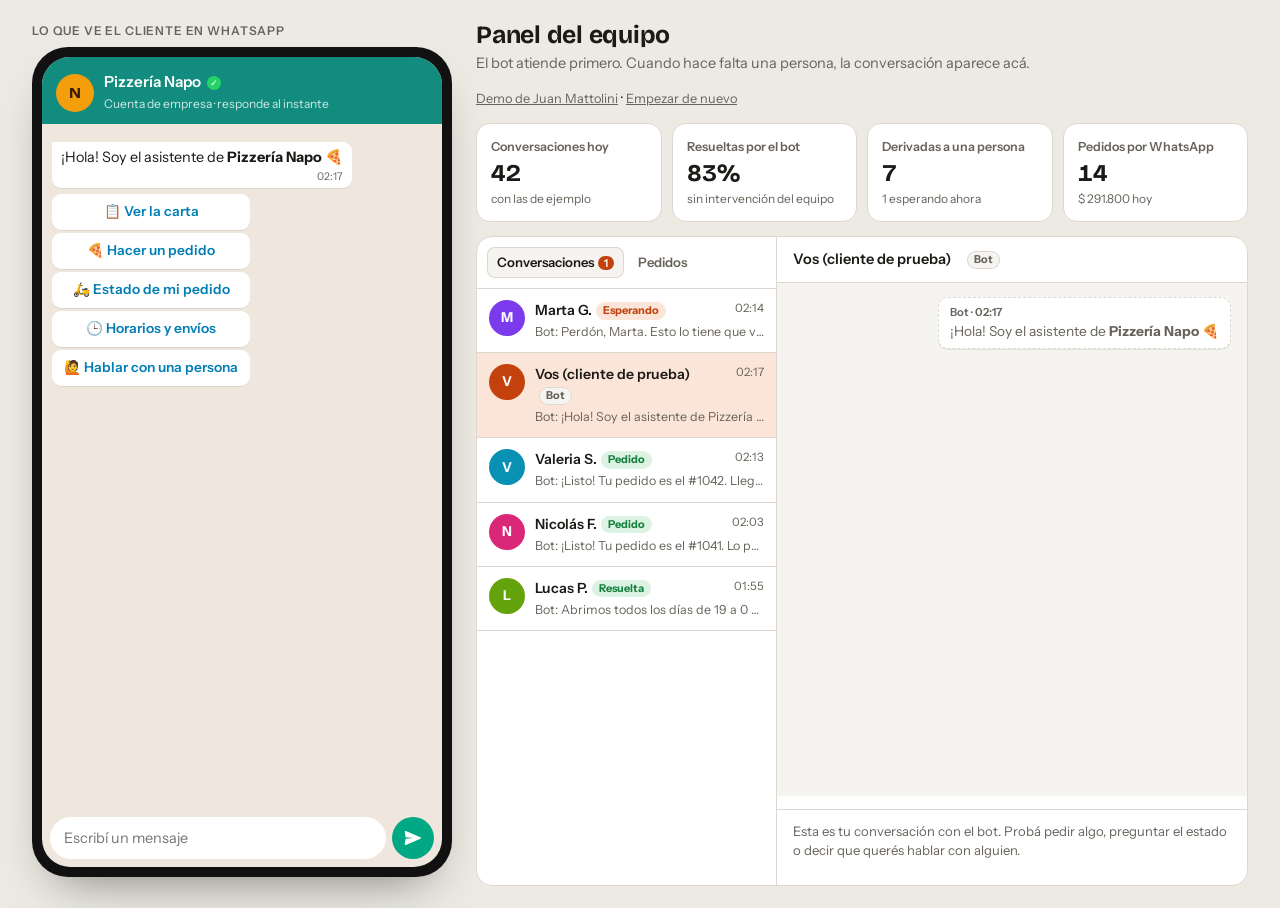
<file: demos/whatsapp/index.html>
<!doctype html>
<html lang="es">
<head>
<meta charset="utf-8">
<meta name="viewport" content="width=device-width, initial-scale=1">
<title>Bot de WhatsApp, Pizzería Napo</title>
<meta name="description" content="Demo de un bot de WhatsApp para atención al cliente: responde preguntas frecuentes, toma pedidos y deriva a una persona cuando hace falta.">
<meta name="theme-color" content="#EDEAE4" media="(prefers-color-scheme: light)">
<meta name="theme-color" content="#111513" media="(prefers-color-scheme: dark)">
<link rel="preconnect" href="https://fonts.googleapis.com">
<link rel="preconnect" href="https://fonts.gstatic.com" crossorigin>
<link href="https://fonts.googleapis.com/css2?family=Bricolage+Grotesque:opsz,wght@12..96,500..800&family=Instrument+Sans:wght@400;500;600&display=swap" rel="stylesheet">
<style>
  :root {
    --bg: #EDEAE4;
    --surface: #FFFFFF;
    --soft: #F6F4F0;
    --ink: #1B1A17;
    --muted: #67635B;
    --line: #DDD8CF;
    --accent: #C2410C;
    --accent-ink: #FFFFFF;
    --accent-soft: #FBE5D8;
    --ok: #15803D;
    --ok-soft: #DCF3E3;
    --warn: #A16207;
    --warn-soft: #FBF0CF;
    --chat-bg: #EFE7DD;
    --in: #FFFFFF;
    --out: #D9FDD3;
    --wa: #128C7E;
    --wa-ink: #FFFFFF;
    color-scheme: light;
    --display: "Bricolage Grotesque", system-ui, sans-serif;
    --body: "Instrument Sans", system-ui, sans-serif;
  }
  @media (prefers-color-scheme: dark) {
    :root {
      --bg: #111513;
      --surface: #1A1F1C;
      --soft: #212723;
      --ink: #E8ECE9;
      --muted: #9CA69F;
      --line: #2F3732;
      --accent: #FB923C;
      --accent-ink: #1F0E03;
      --accent-soft: #3B2416;
      --ok: #4ADE80;
      --ok-soft: #173123;
      --warn: #FACC15;
      --warn-soft: #332B0E;
      --chat-bg: #0B141A;
      --in: #202C33;
      --out: #005C4B;
      --wa: #1F2C33;
      --wa-ink: #E9EDEF;
      color-scheme: dark;
    }
  }
  * { box-sizing: border-box; }
  html, body { margin: 0; }
  body { background: var(--bg); color: var(--ink); font: 400 14.5px/1.45 var(--body); }
  button, input { font: inherit; color: inherit; }
  button { cursor: pointer; }
  :focus-visible { outline: 3px solid var(--accent); outline-offset: 2px; border-radius: 6px; }
  .app { display: grid; grid-template-columns: 420px minmax(0, 1fr); gap: 24px; max-width: 1500px; margin: 0 auto; padding: 22px clamp(16px, 3vw, 32px); min-height: 100vh; }
  .side-title { font-size: .75rem; font-weight: 600; text-transform: uppercase; letter-spacing: .07em; color: var(--muted); margin: 0 0 8px; }

  /* Teléfono con el chat del cliente */
  .phone { background: #111; border-radius: 36px; padding: 10px; box-shadow: 0 24px 50px -24px rgba(0,0,0,.5); height: calc(100vh - 70px); min-height: 620px; max-height: 900px; }
  .screen { border-radius: 28px; overflow: hidden; height: 100%; display: grid; grid-template-rows: auto 1fr auto; background: var(--chat-bg); }
  .wa-head { background: var(--wa); color: var(--wa-ink); display: flex; align-items: center; gap: 10px; padding: 14px 14px 10px; }
  .wa-av { width: 38px; height: 38px; border-radius: 50%; background: #F59E0B; color: #3B1D02; display: grid; place-items: center; font: 800 .95rem var(--display); flex: none; }
  .wa-head b { display: block; font-weight: 600; font-size: .95rem; }
  .wa-head small { opacity: .8; font-size: .75rem; }
  .verified { display: inline-block; width: 14px; height: 14px; border-radius: 50%; background: #25D366; color: #fff; font-size: 9px; text-align: center; line-height: 14px; vertical-align: 1px; margin-left: 3px; }
  .chat { overflow-y: auto; padding: 12px 10px; display: flex; flex-direction: column; gap: 4px; }
  .b { max-width: 82%; padding: 6px 9px 4px; border-radius: 9px; font-size: .9rem; line-height: 1.35; box-shadow: 0 1px 0 rgba(0,0,0,.08); white-space: pre-line; word-wrap: break-word; }
  .b.in { align-self: flex-start; background: var(--in); border-top-left-radius: 2px; }
  .b.out { align-self: flex-end; background: var(--out); border-top-right-radius: 2px; }
  .b .meta { display: block; text-align: right; font-size: .66rem; color: var(--muted); margin-top: 2px; }
  .b .who { display: block; font-size: .72rem; font-weight: 700; color: var(--accent); margin-bottom: 2px; }
  .b.gap { margin-top: 6px; }
  .opts { align-self: flex-start; max-width: 82%; display: grid; gap: 3px; margin-top: 2px; }
  .opts button { background: var(--in); border: 0; border-radius: 9px; padding: 8px 12px; color: #027EB5; font-weight: 600; font-size: .86rem; text-align: center; box-shadow: 0 1px 0 rgba(0,0,0,.08); }
  @media (prefers-color-scheme: dark) { .opts button { color: #53BDEB; } }
  .opts button:disabled { opacity: .55; cursor: default; }
  .sys { align-self: center; background: var(--warn-soft); color: var(--ink); font-size: .74rem; padding: 4px 10px; border-radius: 8px; margin: 6px 0; text-align: center; max-width: 90%; }
  .typing { align-self: flex-start; background: var(--in); border-radius: 9px; padding: 8px 12px; display: flex; gap: 4px; }
  .typing i { width: 6px; height: 6px; border-radius: 50%; background: var(--muted); animation: tp 1s infinite; }
  .typing i:nth-child(2) { animation-delay: .15s; } .typing i:nth-child(3) { animation-delay: .3s; }
  @keyframes tp { 0%, 60%, 100% { opacity: .3; } 30% { opacity: 1; } }
  @media (prefers-reduced-motion: reduce) { .typing i { animation: none; } }
  form.compose { display: flex; gap: 6px; padding: 8px; background: transparent; }
  form.compose input { flex: 1; border: 0; border-radius: 22px; padding: 10px 14px; background: var(--in); }
  form.compose button { width: 42px; height: 42px; border-radius: 50%; border: 0; background: #00A884; color: #fff; display: grid; place-items: center; flex: none; }
  form.compose button svg { width: 20px; height: 20px; }

  /* Panel del equipo */
  .panel { min-width: 0; display: grid; grid-template-rows: auto auto 1fr; gap: 14px; }
  .p-head { display: flex; justify-content: space-between; align-items: flex-end; gap: 14px; flex-wrap: wrap; }
  .p-head h1 { font: 700 1.55rem/1.1 var(--display); margin: 0; letter-spacing: -.01em; }
  .p-head p { margin: 4px 0 0; color: var(--muted); }
  .p-head a, .p-head button.link { color: var(--muted); font-size: .8rem; background: none; border: 0; padding: 0; text-decoration: underline; }
  .kpis { display: grid; grid-template-columns: repeat(4, minmax(0, 1fr)); gap: 10px; }
  .kpi { background: var(--surface); border: 1px solid var(--line); border-radius: 14px; padding: 12px 14px; }
  .kpi span { color: var(--muted); font-size: .78rem; font-weight: 600; }
  .kpi b { display: block; font: 700 1.5rem/1.2 var(--display); margin-top: 2px; font-variant-numeric: tabular-nums; }
  .kpi small { color: var(--muted); font-size: .75rem; }
  .work { display: grid; grid-template-columns: 300px minmax(0, 1fr); background: var(--surface); border: 1px solid var(--line); border-radius: 16px; overflow: hidden; height: max(460px, calc(100vh - 250px)); }
  .convs { border-right: 1px solid var(--line); overflow-y: auto; }
  .tabs { display: flex; gap: 4px; padding: 10px; border-bottom: 1px solid var(--line); }
  .tabs button { border: 0; background: none; padding: 6px 10px; border-radius: 8px; font-weight: 600; font-size: .82rem; color: var(--muted); }
  .tabs button[aria-pressed="true"] { background: var(--soft); color: var(--ink); box-shadow: inset 0 0 0 1px var(--line); }
  .tabs .n { background: var(--accent); color: var(--accent-ink); border-radius: 99px; font-size: .68rem; padding: 0 6px; margin-left: 4px; }
  .conv { display: grid; grid-template-columns: 36px 1fr auto; gap: 2px 10px; width: 100%; text-align: left; border: 0; border-bottom: 1px solid var(--line); background: none; padding: 11px 12px; }
  .conv:hover { background: var(--soft); }
  .conv[aria-current="true"] { background: var(--accent-soft); }
  .conv .av { grid-row: 1 / 3; width: 36px; height: 36px; border-radius: 50%; display: grid; place-items: center; font-weight: 700; font-size: .85rem; color: #fff; }
  .conv b { font-weight: 600; font-size: .88rem; }
  .conv small { color: var(--muted); font-size: .78rem; overflow: hidden; text-overflow: ellipsis; white-space: nowrap; grid-column: 2 / 4; }
  .conv time { font-size: .72rem; color: var(--muted); }
  .st { display: inline-block; font-size: .68rem; font-weight: 700; padding: 1px 7px; border-radius: 99px; margin-left: 4px; vertical-align: 1px; }
  .st.bot { background: var(--soft); color: var(--muted); box-shadow: inset 0 0 0 1px var(--line); }
  .st.esperando { background: var(--accent-soft); color: var(--accent); }
  .st.humano { background: var(--warn-soft); color: var(--warn); }
  .st.pedido, .st.resuelta { background: var(--ok-soft); color: var(--ok); }
  .detail { display: grid; grid-template-rows: auto 1fr auto; min-width: 0; min-height: 0; }
  .d-head { padding: 12px 16px; border-bottom: 1px solid var(--line); display: flex; align-items: center; gap: 12px; flex-wrap: wrap; }
  .d-head b { font-weight: 600; }
  .d-head .sp { flex: 1; }
  .reason { font-size: .8rem; color: var(--accent); background: var(--accent-soft); border-radius: 8px; padding: 3px 9px; font-weight: 600; }
  .btn { border: 0; background: var(--accent); color: var(--accent-ink); border-radius: 10px; padding: 8px 13px; font-weight: 600; font-size: .85rem; }
  .btn.ghost { background: var(--surface); color: var(--ink); border: 1px solid var(--line); }
  .log { overflow-y: auto; padding: 14px 16px; display: flex; flex-direction: column; gap: 8px; background: var(--soft); min-height: 0; }
  .lm { max-width: 76%; padding: 7px 11px; border-radius: 10px; font-size: .86rem; white-space: pre-line; }
  .lm.c { align-self: flex-start; background: var(--surface); border: 1px solid var(--line); }
  .lm.b, .lm.h { align-self: flex-end; }
  .lm.b { background: var(--surface); border: 1px dashed var(--line); color: var(--muted); }
  .lm.h { background: var(--accent-soft); }
  .lm small { display: block; font-size: .7rem; color: var(--muted); margin-bottom: 2px; font-weight: 600; }
  .lm.s { align-self: center; font-size: .75rem; color: var(--muted); background: none; padding: 2px; }
  form.reply { display: flex; gap: 8px; padding: 10px 12px; border-top: 1px solid var(--line); }
  form.reply input { flex: 1; border: 1px solid var(--line); background: var(--soft); border-radius: 10px; padding: 9px 12px; }
  .quick { display: flex; gap: 6px; padding: 0 12px 10px; flex-wrap: wrap; }
  .quick button { border: 1px solid var(--line); background: var(--soft); border-radius: 99px; padding: 4px 10px; font-size: .78rem; }
  .hint { padding: 12px 16px; border-top: 1px solid var(--line); color: var(--muted); font-size: .82rem; }
  .orders { padding: 12px; display: grid; gap: 8px; }
  .order { border: 1px solid var(--line); border-radius: 12px; padding: 10px 12px; font-size: .85rem; }
  .order b { font-weight: 700; }
  .order small { display: block; color: var(--muted); }
  .order .row { display: flex; justify-content: space-between; gap: 8px; align-items: center; }
  .order select { font: inherit; font-size: .78rem; border: 1px solid var(--line); border-radius: 8px; background: var(--soft); padding: 3px 6px; color: inherit; }

  @media (max-width: 1100px) { .work { grid-template-columns: 1fr; height: auto; } .log { max-height: 480px; } .convs { border-right: 0; border-bottom: 1px solid var(--line); max-height: 300px; } .kpis { grid-template-columns: repeat(2, minmax(0, 1fr)); } }
  @media (max-width: 860px) {
    .app { grid-template-columns: 1fr; }
    .phone { height: 78vh; min-height: 520px; border-radius: 28px; padding: 6px; }
    .screen { border-radius: 22px; }
  }
</style>
</head>
<body>
<div class="app">
  <section aria-label="Chat del cliente">
    <p class="side-title">Lo que ve el cliente en WhatsApp</p>
    <div class="phone">
      <div class="screen">
        <div class="wa-head"><span class="wa-av" aria-hidden="true">N</span><div><b>Pizzería Napo <span class="verified" aria-label="Cuenta verificada">✓</span></b><small>Cuenta de empresa · responde al instante</small></div></div>
        <div class="chat" id="chat" aria-live="polite"></div>
        <form class="compose" id="compose">
          <label for="msg" style="position:absolute;left:-9999px">Mensaje</label>
          <input id="msg" autocomplete="off" placeholder="Escribí un mensaje" maxlength="300">
          <button type="submit" aria-label="Enviar"><svg viewBox="0 0 24 24" fill="currentColor" aria-hidden="true"><path d="M3.4 20.4l17.4-7.5c.8-.4.8-1.5 0-1.8L3.4 3.6c-.7-.3-1.4.3-1.3 1l1 6.4 9.9 1-9.9 1-1 6.4c-.1.7.6 1.3 1.3 1z"/></svg></button>
        </form>
      </div>
    </div>
  </section>

  <section class="panel" aria-label="Panel del equipo">
    <div class="p-head">
      <div><h1>Panel del equipo</h1><p>El bot atiende primero. Cuando hace falta una persona, la conversación aparece acá.</p></div>
      <div style="text-align:right"><a href="../../bot-whatsapp.html">Demo de Juan Mattolini</a> · <button class="link" type="button" data-reiniciar>Empezar de nuevo</button></div>
    </div>
    <div class="kpis" id="kpis"></div>
    <div class="work">
      <div class="convs">
        <div class="tabs" role="group" aria-label="Vista">
          <button type="button" data-tab="convs" aria-pressed="true">Conversaciones</button>
          <button type="button" data-tab="pedidos" aria-pressed="false">Pedidos</button>
        </div>
        <div id="lista"></div>
      </div>
      <div class="detail" id="detalle"></div>
    </div>
  </section>
</div>

<script>
// Bot de WhatsApp (demo). El chat de la izquierda simula al cliente; el panel de la derecha es lo que ve el local.
// En la versión real los mensajes llegan por la API de WhatsApp Business a una función en el servidor,
// que usa esta misma lógica y guarda todo en Supabase.
(function () {
  var CLAVE = 'bot-napo-v1';
  var CARTA = [
    { id: 'muzza', nombre: 'Muzzarella', plural: 'Muzzarellas', precio: 9800, claves: ['muzza', 'muzzarella', 'mozzarella', 'muza'] },
    { id: 'napo', nombre: 'Napolitana', plural: 'Napolitanas', precio: 11200, claves: ['napo', 'napolitana'] },
    { id: 'fuga', nombre: 'Fugazzeta', plural: 'Fugazzetas', precio: 11500, claves: ['fugazzeta', 'fugazeta', 'fuga'] },
    { id: 'jamon', nombre: 'Jamón y morrones', precio: 12400, claves: ['jamon', 'morron', 'morrones'] },
    { id: 'cuatro', nombre: 'Cuatro quesos', precio: 13600, claves: ['cuatro quesos', '4 quesos', 'quesos'] },
    { id: 'empa', nombre: 'Empanada', plural: 'Empanadas', unidad: true, precio: 1500, claves: ['empanada', 'empanadas', 'empa'] },
    { id: 'faina', nombre: 'Fainá', plural: 'Fainás', precio: 2200, claves: ['faina'] }
  ];
  var ENVIO = 1500;
  var ZONAS = ['palermo', 'villa crespo', 'almagro', 'chacarita', 'colegiales', 'caballito'];
  var OPERADORA = 'Sofía';
  var NUMEROS = { uno: 1, una: 1, un: 1, dos: 2, tres: 3, cuatro: 4, cinco: 5, seis: 6, media: 0.5, docena: 12 };

  var $chat = document.getElementById('chat'), $lista = document.getElementById('lista'), $detalle = document.getElementById('detalle'), $kpis = document.getElementById('kpis');
  var peso = new Intl.NumberFormat('es-AR', { style: 'currency', currency: 'ARS', maximumFractionDigits: 0 });
  function hora(t) { return new Date(t).toLocaleTimeString('es-AR', { hour: '2-digit', minute: '2-digit', hour12: false }); }
  function esc(s) { return String(s).replace(/[&<>"']/g, function (c) { return { '&': '&amp;', '<': '&lt;', '>': '&gt;', '"': '&quot;', "'": '&#39;' }[c]; }); }
  function negrita(s) { return esc(s).replace(/\*([^*\n]+)\*/g, '<b>$1</b>'); }
  function normal(s) { return s.toLowerCase().normalize('NFD').replace(/[̀-ͯ]/g, ''); }

  // ---------- Estado ----------
  var db;
  function guardar() { try { localStorage.setItem(CLAVE, JSON.stringify(db)); } catch (e) {} }
  function cargar() {
    try { db = JSON.parse(localStorage.getItem(CLAVE)); } catch (e) { db = null; }
    if (!db || !db.convs) db = ejemplo();
  }
  // Otras conversaciones del día, para que el panel no arranque vacío.
  function ejemplo() {
    var ahora = Date.now(), m = 60000;
    return {
      siguiente: 1043,
      vista: 'yo',
      pedidos: [
        { n: 1040, conv: 'caro', cliente: 'Carolina R.', items: [{ id: 'napo', cant: 1 }, { id: 'empa', cant: 6 }], entrega: 'Envío a Palermo', pago: 'Mercado Pago', total: 11200 + 9000 + ENVIO, estado: 'En camino', t: ahora - 38 * m },
        { n: 1041, conv: 'nico', cliente: 'Nicolás F.', items: [{ id: 'muzza', cant: 2 }], entrega: 'Retira en el local', pago: 'Efectivo', total: 19600, estado: 'En el horno', t: ahora - 14 * m },
        { n: 1042, conv: 'vale', cliente: 'Valeria S.', items: [{ id: 'cuatro', cant: 1 }, { id: 'faina', cant: 2 }], entrega: 'Envío a Almagro', pago: 'Transferencia', total: 13600 + 4400 + ENVIO, estado: 'Recibido', t: ahora - 4 * m }
      ],
      convs: [
        { id: 'marta', nombre: 'Marta G.', color: '#7C3AED', estado: 'esperando', motivo: 'Reclamo: llegó frío', t: ahora - 3 * m, log: [
          { de: 'c', txt: 'Hola, el pedido de recién llegó frío y tardó más de una hora', t: ahora - 4 * m },
          { de: 'b', txt: 'Perdón, Marta. Esto lo tiene que ver una persona: ya le pasé tu mensaje al equipo y te responden en unos minutos.', t: ahora - 3 * m }] },
        { id: 'vale', nombre: 'Valeria S.', color: '#0891B2', estado: 'pedido', motivo: 'Pedido #1042', t: ahora - 4 * m, log: [
          { de: 'c', txt: 'Quiero una cuatro quesos y 2 fainá para Almagro', t: ahora - 7 * m },
          { de: 'b', txt: 'Anoté: 1 Cuatro quesos y 2 Fainá. ¿Cómo pagás?', t: ahora - 7 * m },
          { de: 'c', txt: 'Transferencia', t: ahora - 6 * m },
          { de: 'b', txt: '¡Listo! Tu pedido es el *#1042*. Llega en 40 a 50 minutos.', t: ahora - 4 * m }] },
        { id: 'lucas', nombre: 'Lucas P.', color: '#65A30D', estado: 'resuelta', motivo: 'Horarios', t: ahora - 22 * m, log: [
          { de: 'c', txt: '¿Hasta qué hora abren hoy?', t: ahora - 23 * m },
          { de: 'b', txt: 'Abrimos todos los días de 19 a 0 h, y viernes y sábados hasta la 1.', t: ahora - 22 * m }] },
        { id: 'nico', nombre: 'Nicolás F.', color: '#DB2777', estado: 'pedido', motivo: 'Pedido #1041', t: ahora - 14 * m, log: [
          { de: 'c', txt: '2 muzzas para retirar', t: ahora - 16 * m },
          { de: 'b', txt: '¡Listo! Tu pedido es el *#1041*. Lo podés retirar en 25 minutos.', t: ahora - 14 * m }] }
      ],
      yo: { id: 'yo', nombre: 'Vos (cliente de prueba)', color: '#C2410C', estado: 'bot', motivo: '', t: ahora, log: [], paso: 'inicio', carrito: [], fallos: 0, entrega: null, pago: null }
    };
  }
  function yo() { return db.yo; }
  function todas() { return [db.yo].concat(db.convs); }
  function conv(id) { return todas().find(function (c) { return c.id === id; }); }

  // ---------- Mensajes ----------
  // Cada mensaje queda en el registro de la conversación; el chat del teléfono solo muestra la del cliente de prueba.
  function registrar(de, txt, extra) {
    var c = yo(), m = Object.assign({ de: de, txt: txt, t: Date.now() }, extra || {});
    c.log.push(m); c.t = m.t;
    guardar(); pintarChat(); pintarPanel();
  }
  var cola = Promise.resolve();
  function bot(txt, opciones) {
    cola = cola.then(function () {
      var tipeando = document.createElement('div'); tipeando.className = 'typing'; tipeando.innerHTML = '<i></i><i></i><i></i>';
      $chat.appendChild(tipeando); $chat.scrollTop = $chat.scrollHeight;
      return new Promise(function (ok) { setTimeout(function () { tipeando.remove(); registrar('b', txt, opciones ? { opciones: opciones } : null); ok(); }, Math.min(900, 300 + txt.length * 6)); });
    });
  }
  function sistema(txt) { cola = cola.then(function () { registrar('s', txt); }); }

  function pintarChat() {
    var h = '', c = yo(), ultimoDe = null;
    c.log.forEach(function (m, i) {
      if (m.de === 's') { h += '<div class="sys">' + esc(m.txt) + '</div>'; ultimoDe = null; return; }
      var lado = m.de === 'c' ? 'out' : 'in';
      h += '<div class="b ' + lado + (ultimoDe !== lado ? ' gap' : '') + '">' + (m.de === 'h' ? '<span class="who">' + OPERADORA + ' · Pizzería Napo</span>' : '') + negrita(m.txt) + '<span class="meta">' + hora(m.t) + (lado === 'out' ? ' ✓✓' : '') + '</span></div>';
      if (m.opciones) {
        var vigente = i === c.log.length - 1 || c.log.slice(i + 1).every(function (x) { return x.de !== 'c'; });
        h += '<div class="opts">' + m.opciones.map(function (o) { return '<button type="button" data-op="' + esc(o) + '"' + (vigente && c.estado === 'bot' ? '' : ' disabled') + '>' + esc(o) + '</button>'; }).join('') + '</div>';
      }
      ultimoDe = lado;
    });
    $chat.innerHTML = h;
    $chat.scrollTop = $chat.scrollHeight;
  }

  // ---------- Cerebro del bot ----------
  var MENU = ['📋 Ver la carta', '🍕 Hacer un pedido', '🛵 Estado de mi pedido', '🕒 Horarios y envíos', '🙋 Hablar con una persona'];
  function menu(txt) { bot(txt || '¿En qué te ayudo? Elegí una opción o escribime lo que necesitás.', MENU); }
  function textoCarta() { return '*Nuestra carta*\n' + CARTA.map(function (p) { return '• ' + p.nombre + ': ' + peso.format(p.precio) + (p.unidad ? ' c/u' : ''); }).join('\n') + '\n\nEnvío ' + peso.format(ENVIO) + ' a ' + ZONAS.slice(0, -1).map(cap).join(', ') + ' y ' + cap(ZONAS[ZONAS.length - 1]) + '.'; }
  function cap(s) { return s.replace(/\b\w/g, function (x) { return x.toUpperCase(); }); }

  // Busca productos y cantidades en texto libre: "quiero 2 muzzas y media docena de empanadas".
  function leerPedido(txt) {
    var t = ' ' + normal(txt).replace(/[^a-z0-9 ]/g, ' ') + ' ', items = [];
    CARTA.forEach(function (p) {
      var clave = p.claves.find(function (k) { return t.indexOf(' ' + k) >= 0; });
      if (!clave) return;
      var antes = t.slice(0, t.indexOf(' ' + clave)).trim().split(/\s+/).slice(-3);
      var cant = 1;
      for (var i = antes.length - 1; i >= 0; i--) {
        var w = antes[i];
        if (/^\d+$/.test(w)) { cant = +w; break; }
        if (w === 'docena') { cant = antes[i - 1] === 'media' ? 6 : 12; break; }
        if (NUMEROS[w] && w !== 'media') { cant = NUMEROS[w]; break; }
      }
      items.push({ id: p.id, cant: Math.min(cant, 50) });
    });
    return items;
  }
  function plato(id) { return CARTA.find(function (p) { return p.id === id; }); }
  function nombreCant(it) { var p = plato(it.id); return it.cant + ' ' + (it.cant > 1 && p.plural ? p.plural : p.nombre); }
  function resumenCarrito(c) { return c.carrito.map(nombreCant).join(', '); }
  function subtotal(c) { return c.carrito.reduce(function (a, it) { return a + it.cant * plato(it.id).precio; }, 0); }
  function sumar(c, items) { items.forEach(function (it) { var ya = c.carrito.find(function (x) { return x.id === it.id; }); if (ya) ya.cant += it.cant; else c.carrito.push({ id: it.id, cant: it.cant }); }); }

  function derivar(motivo, txt) {
    var c = yo();
    c.estado = 'esperando'; c.motivo = motivo; c.paso = 'inicio';
    bot(txt || 'Te paso con una persona del equipo. En unos minutos te responden por acá mismo.');
    sistema('El bot derivó la conversación al equipo');
    guardar(); pintarPanel();
  }

  function entender(texto) {
    var c = yo(), t = normal(texto);
    if (c.estado !== 'bot') return; // Una persona del equipo está atendiendo: el bot no interviene.
    // Enojo o reclamo: siempre a una persona, sin vueltas.
    if (/reclamo|queja|\bfri[oa]\b|tardo mucho|tardaron|nunca llego|no llego|\bmal\b|horrible|cobraron de mas|equivocad/.test(t)) return derivar('Reclamo', 'Perdón por el problema. Esto lo tiene que ver una persona: ya le pasé tu mensaje al equipo y te responden en unos minutos.');
    if (/persona|humano|alguien|operador|hablar con|atencion/.test(t) || texto.indexOf('🙋') >= 0) return derivar('Pidió hablar con una persona');

    if (c.paso === 'estado') {
      var n = (t.match(/\d{3,5}/) || [])[0];
      c.paso = 'inicio';
      if (n) {
        var p = db.pedidos.find(function (x) { return x.n === +n; });
        if (p) return menu('El pedido *#' + p.n + '* está: *' + p.estado + '*.\n' + ({ 'Recibido': 'Ya lo tenemos y entra al horno enseguida.', 'En el horno': 'Sale en unos 15 minutos.', 'En camino': 'El repartidor ya salió, llega en 10 a 20 minutos.', 'Entregado': '¡Que lo disfrutes!' })[p.estado] + '\n\n¿Algo más?');
        return menu('No encuentro el pedido #' + n + '. Revisá el número en el mensaje de confirmación. ¿Te ayudo con otra cosa?');
      }
    }
    if (c.paso === 'direccion') {
      var zona = ZONAS.find(function (z) { return t.indexOf(z) >= 0; });
      if (!zona) {
        c.fallos++;
        if (c.fallos >= 2) return derivar('No pudo confirmar la zona de envío');
        return bot('No reconozco el barrio. Llegamos a ' + ZONAS.map(cap).join(', ') + '. Escribime la dirección con el barrio, por ejemplo "Gurruchaga 1200, Palermo", o elegí retirar.', ['🏃 Retiro en el local']);
      }
      c.fallos = 0; c.entrega = 'Envío a ' + cap(zona) + ' (' + texto.trim().slice(0, 60) + ')'; c.paso = 'pago';
      return bot('Perfecto, llegamos a ' + cap(zona) + '. ¿Cómo pagás?', ['Efectivo', 'Transferencia', 'Mercado Pago']);
    }

    var items = leerPedido(texto);
    if (items.length) {
      sumar(c, items);
      c.paso = 'carrito'; c.fallos = 0;
      return bot('Anoté: *' + resumenCarrito(c) + '* (' + peso.format(subtotal(c)) + ').\n¿Querés sumar algo más?', ['✅ Listo, es todo', '➕ Sumar algo', '🗑️ Empezar de nuevo']);
    }
    if (c.paso === 'carrito') {
      if (/listo|es todo|nada mas|eso es todo|no gracias|^no$/.test(t) || texto.indexOf('✅') >= 0) { c.paso = 'entrega'; return bot('¿Te lo mandamos o lo retirás?', ['🛵 Envío a domicilio', '🏃 Retiro en el local']); }
      if (texto.indexOf('🗑') >= 0 || /empezar de nuevo|borrar|cancelar/.test(t)) { c.carrito = []; c.paso = 'inicio'; return menu('Listo, borré el pedido. ¿Qué hacemos?'); }
      if (texto.indexOf('➕') >= 0 || /sumar|agregar|algo mas/.test(t)) return bot('Escribime qué y cuánto, por ejemplo "una fainá" o "media docena de empanadas".');
    }
    if (c.paso === 'entrega') {
      if (/envio|domicilio|mandar|manden|delivery/.test(t) || texto.indexOf('🛵') >= 0) { c.paso = 'direccion'; c.fallos = 0; return bot('¿A qué dirección? Incluí el barrio.'); }
      if (/retir|buscar|paso/.test(t)) { c.entrega = 'Retira en el local'; c.paso = 'pago'; return bot('Dale, lo retirás en Thames 1500. ¿Cómo pagás?', ['Efectivo', 'Transferencia', 'Mercado Pago']); }
    }
    if (c.paso === 'direccion' && /retir/.test(t)) { c.entrega = 'Retira en el local'; c.paso = 'pago'; return bot('Dale, lo retirás en Thames 1500. ¿Cómo pagás?', ['Efectivo', 'Transferencia', 'Mercado Pago']); }
    if (c.paso === 'pago') {
      var pago = /efectivo/.test(t) ? 'Efectivo' : /transfer/.test(t) ? 'Transferencia' : /mercado|mp/.test(t) ? 'Mercado Pago' : null;
      if (pago) {
        c.pago = pago; c.paso = 'confirmar';
        var envio = c.entrega.indexOf('Envío') === 0 ? ENVIO : 0;
        return bot('*Tu pedido*\n' + c.carrito.map(function (it) { return '• ' + nombreCant(it) + ': ' + peso.format(it.cant * plato(it.id).precio); }).join('\n') + (envio ? '\n• Envío: ' + peso.format(envio) : '') + '\n*Total: ' + peso.format(subtotal(c) + envio) + '*\n' + c.entrega + ' · ' + pago + '\n\n¿Lo confirmo?', ['✅ Confirmar pedido', '✏️ Cambiar algo']);
      }
    }
    if (c.paso === 'confirmar') {
      if (texto.indexOf('✅') >= 0 || /confirm|^si$|dale|ok/.test(t)) {
        var envio2 = c.entrega.indexOf('Envío') === 0 ? ENVIO : 0, nro = db.siguiente++;
        db.pedidos.unshift({ n: nro, conv: 'yo', cliente: 'Vos (cliente de prueba)', items: c.carrito.slice(), entrega: c.entrega, pago: c.pago, total: subtotal(c) + envio2, estado: 'Recibido', t: Date.now() });
        c.carrito = []; c.paso = 'inicio'; c.motivo = 'Pedido #' + nro; c.resultado = 'pedido';
        bot('¡Listo! Tu pedido es el *#' + nro + '*. ' + (envio2 ? 'Llega en 40 a 50 minutos.' : 'Lo podés retirar en 25 minutos.') + (c.pago === 'Transferencia' ? '\nAlias para transferir: *napo.pizzeria*' : c.pago === 'Mercado Pago' ? '\nTe mandamos el link de pago en un momento.' : '') + '\n\nPara saber cómo viene, escribime "estado".');
        guardar(); pintarPanel(); return;
      }
      if (texto.indexOf('✏') >= 0 || /cambiar/.test(t)) { c.paso = 'carrito'; return bot('Decime qué querés sumar, o tocá "Empezar de nuevo".', ['✅ Listo, es todo', '🗑️ Empezar de nuevo']); }
    }

    if (/^(hola|buenas|buen dia|buenas tardes|buenas noches|holi)/.test(t)) { c.fallos = 0; return menu('¡Hola! Soy el asistente de *Pizzería Napo* 🍕'); }
    if (/gracias|genial|perfecto|joya/.test(t)) return bot('¡Gracias a vos! Cualquier cosa, escribime.');
    if (/carta|menu|precio|cuanto sale|cuanto esta|que tienen|sabores/.test(t) || texto.indexOf('📋') >= 0) { c.fallos = 0; c.resultado = c.resultado || 'resuelta'; c.motivo = c.motivo || 'Carta'; return bot(textoCarta() + '\n\nPara pedir, escribime qué querés, por ejemplo "2 muzzas y una fainá".'); }
    if (/pedir|pedido|quiero|encargar/.test(t) && !/estado|donde/.test(t) || texto.indexOf('🍕') >= 0) { c.fallos = 0; c.paso = 'carrito'; return bot('¡Dale! Escribime qué querés y cuánto, por ejemplo "2 muzzas y media docena de empanadas".\n\n' + textoCarta()); }
    if (/estado|donde esta|cuanto falta|demora|llega|viene/.test(t) || texto.indexOf('🛵') >= 0) { c.fallos = 0; c.paso = 'estado'; var mio = db.pedidos.find(function (p) { return p.conv === 'yo'; }); return bot('Pasame el número de pedido.' + (mio ? ' El tuyo es el #' + mio.n + '.' : ' Está en el mensaje de confirmación, por ejemplo #1041.')); }
    if (/horario|abren|cierran|abierto|hora|zona|envio|delivery|llegan|direccion|donde estan/.test(t) || texto.indexOf('🕒') >= 0) { c.fallos = 0; c.resultado = c.resultado || 'resuelta'; c.motivo = c.motivo || 'Horarios'; return bot('Abrimos todos los días de 19 a 0 h, y viernes y sábados hasta la 1.\nEstamos en Thames 1500, Palermo.\nEnviamos a ' + ZONAS.map(cap).join(', ') + ' por ' + peso.format(ENVIO) + '.'); }

    // No entendió: a la segunda, pasa a una persona en lugar de insistir.
    c.fallos++;
    if (c.fallos >= 2) return derivar('El bot no entendió dos veces', 'No te estoy entendiendo y no quiero hacerte perder tiempo. Te paso con una persona del equipo.');
    menu('Perdón, no te entendí. Probá con una de estas opciones:');
  }

  // ---------- Panel del equipo ----------
  var tab = 'convs';
  function estadoConv(c) {
    if (c.estado === 'esperando') return '<span class="st esperando">Esperando</span>';
    if (c.estado === 'humano') return '<span class="st humano">' + OPERADORA + '</span>';
    if (c.resultado === 'pedido' || c.estado === 'pedido') return '<span class="st pedido">Pedido</span>';
    if (c.resultado === 'resuelta' || c.estado === 'resuelta') return '<span class="st resuelta">Resuelta</span>';
    return '<span class="st bot">Bot</span>';
  }
  function pintarPanel() {
    var cs = todas().filter(function (c) { return c.log.length; });
    var porBot = cs.filter(function (c) { return c.estado !== 'esperando' && c.estado !== 'humano' && !c.derivada; }).length;
    var derivadas = cs.filter(function (c) { return c.estado === 'esperando' || c.estado === 'humano' || c.derivada; }).length;
    var hoyTotal = db.pedidos.reduce(function (a, p) { return a + p.total; }, 0);
    $kpis.innerHTML = '<div class="kpi"><span>Conversaciones hoy</span><b>' + (cs.length + 37) + '</b><small>con las de ejemplo</small></div>' +
      '<div class="kpi"><span>Resueltas por el bot</span><b>' + Math.round((porBot + 31) / (cs.length + 37) * 100) + '%</b><small>sin intervención del equipo</small></div>' +
      '<div class="kpi"><span>Derivadas a una persona</span><b>' + (derivadas + 6) + '</b><small>' + cs.filter(function (c) { return c.estado === 'esperando'; }).length + ' esperando ahora</small></div>' +
      '<div class="kpi"><span>Pedidos por WhatsApp</span><b>' + (db.pedidos.length + 11) + '</b><small>' + peso.format(hoyTotal + 11 * 21000) + ' hoy</small></div>';
    document.querySelectorAll('[data-tab]').forEach(function (b) { b.setAttribute('aria-pressed', b.dataset.tab === tab); });
    var esperando = cs.filter(function (c) { return c.estado === 'esperando'; }).length;
    document.querySelector('[data-tab=convs]').innerHTML = 'Conversaciones' + (esperando ? '<span class="n">' + esperando + '</span>' : '');
    if (tab === 'pedidos') return pintarPedidos();
    // Primero las que esperan a una persona, después las más nuevas.
    cs.sort(function (a, b) { return (b.estado === 'esperando') - (a.estado === 'esperando') || b.t - a.t; });
    $lista.innerHTML = cs.map(function (c) {
      var ult = c.log.filter(function (m) { return m.de !== 's'; }).slice(-1)[0];
      return '<button class="conv" type="button" data-conv="' + c.id + '" aria-current="' + (db.vista === c.id) + '"><span class="av" style="background:' + c.color + '">' + c.nombre[0] + '</span><span><b>' + esc(c.nombre) + '</b>' + estadoConv(c) + '</span><time>' + hora(c.t) + '</time><small>' + esc((ult.de === 'c' ? '' : ult.de === 'h' ? OPERADORA + ': ' : 'Bot: ') + ult.txt.replace(/\*/g, '')) + '</small></button>';
    }).join('') || '<p class="hint">Escribile al bot desde el teléfono para empezar.</p>';
    pintarDetalle();
  }
  function pintarDetalle() {
    var c = conv(db.vista) || yo();
    var h = '<div class="d-head"><b>' + esc(c.nombre) + '</b>' + estadoConv(c) + (c.motivo ? '<span class="reason">' + esc(c.motivo) + '</span>' : '') + '<span class="sp"></span>';
    if (c.estado === 'esperando') h += '<button class="btn" type="button" data-tomar="' + c.id + '">Tomar conversación</button>';
    if (c.estado === 'humano') h += '<button class="btn ghost" type="button" data-devolver="' + c.id + '">Devolver al bot</button>';
    h += '</div><div class="log" id="log">';
    if (!c.log.length) h += '<p class="lm s">Todavía no hay mensajes. Escribí "hola" en el teléfono.</p>';
    c.log.forEach(function (m) {
      if (m.de === 's') { h += '<p class="lm s">' + esc(m.txt) + ' · ' + hora(m.t) + '</p>'; return; }
      h += '<div class="lm ' + m.de + '"><small>' + (m.de === 'c' ? esc(c.nombre) : m.de === 'h' ? OPERADORA : 'Bot') + ' · ' + hora(m.t) + '</small>' + negrita(m.txt) + '</div>';
    });
    h += '</div>';
    if (c.estado === 'humano') {
      h += '<div><form class="reply" data-responder="' + c.id + '"><input name="r" autocomplete="off" placeholder="Responder como ' + OPERADORA + '…" aria-label="Respuesta"><button class="btn">Enviar</button></form>';
      h += '<div class="quick">' + ['Ya lo estoy revisando, dame un minuto.', 'Te mandamos otro sin cargo, sale en 15 minutos.', 'Te devolvemos el envío en el próximo pedido.'].map(function (q) { return '<button type="button" data-rapida="' + esc(q) + '">' + esc(q) + '</button>'; }).join('') + '</div></div>';
    } else if (c.estado === 'esperando') {
      h += '<p class="hint">El bot dejó de responder en esta conversación. Tomala para contestarle al cliente.</p>';
    } else {
      h += '<p class="hint">' + (c.id === 'yo' ? 'Esta es tu conversación con el bot. Probá pedir algo, preguntar el estado o decir que querés hablar con alguien.' : 'El bot resolvió esta conversación solo.') + '</p>';
    }
    $detalle.innerHTML = h;
    var log = document.getElementById('log'); log.scrollTop = log.scrollHeight;
  }
  function pintarPedidos() {
    $lista.innerHTML = '<div class="orders">' + db.pedidos.map(function (p) {
      return '<div class="order"><div class="row"><b>#' + p.n + '</b><span>' + peso.format(p.total) + '</span></div><small>' + esc(p.cliente) + ' · ' + hora(p.t) + '</small><small>' + p.items.map(nombreCant).join(', ') + '</small><small>' + esc(p.entrega) + ' · ' + p.pago + '</small><div class="row" style="margin-top:6px"><label style="font-size:.78rem;color:var(--muted)">Estado</label><select data-estado-pedido="' + p.n + '">' + ['Recibido', 'En el horno', 'En camino', 'Entregado'].map(function (e) { return '<option' + (e === p.estado ? ' selected' : '') + '>' + e + '</option>'; }).join('') + '</select></div></div>';
    }).join('') + '</div>';
    pintarDetalle();
  }

  function responderComo(id, txt) {
    txt = txt.trim(); if (!txt) return;
    var c = conv(id);
    if (c.id === 'yo') registrar('h', txt);
    else { c.log.push({ de: 'h', txt: txt, t: Date.now() }); c.t = Date.now(); guardar(); pintarPanel(); }
  }

  // ---------- Eventos ----------
  document.getElementById('compose').addEventListener('submit', function (e) {
    e.preventDefault();
    var i = document.getElementById('msg'), txt = i.value.trim(); if (!txt) return;
    i.value = ''; db.vista = 'yo';
    registrar('c', txt); entender(txt);
  });
  document.addEventListener('click', function (e) {
    var b = e.target.closest('button'); if (!b) return;
    var d = b.dataset;
    if (d.op && !b.disabled) { db.vista = 'yo'; registrar('c', d.op); entender(d.op); }
    if (d.conv) { db.vista = d.conv; guardar(); pintarPanel(); }
    if (d.tab) { tab = d.tab; pintarPanel(); }
    if (d.tomar) {
      var c = conv(d.tomar); c.estado = 'humano'; c.derivada = true;
      if (c.id === 'yo') sistema(OPERADORA + ' se sumó a la conversación');
      else c.log.push({ de: 's', txt: OPERADORA + ' se sumó a la conversación', t: Date.now() });
      guardar(); pintarPanel();
      setTimeout(function () { var r = document.querySelector('form.reply input'); if (r) r.focus(); }, 50);
    }
    if (d.devolver) {
      var c2 = conv(d.devolver); c2.estado = 'bot'; c2.resultado = 'resuelta'; c2.fallos = 0;
      if (c2.id === 'yo') { sistema('El equipo devolvió la conversación al bot'); menu('¿Te ayudo con algo más?'); }
      else { c2.log.push({ de: 's', txt: 'Conversación cerrada por ' + OPERADORA, t: Date.now() }); guardar(); pintarPanel(); }
    }
    if (d.rapida) { var f = b.closest('.detail').querySelector('form.reply'); responderComo(f.dataset.responder, d.rapida); }
    if ('reiniciar' in d) { db = ejemplo(); guardar(); pintarChat(); pintarPanel(); setTimeout(function () { menu('¡Hola! Soy el asistente de *Pizzería Napo* 🍕'); }, 300); }
  });
  document.addEventListener('submit', function (e) {
    if (!e.target.dataset.responder) return;
    e.preventDefault(); responderComo(e.target.dataset.responder, e.target.r.value); e.target.r.value = '';
    var r = document.querySelector('form.reply input'); if (r) r.focus();
  });
  document.addEventListener('change', function (e) {
    var n = e.target.dataset.estadoPedido; if (!n) return;
    var p = db.pedidos.find(function (x) { return x.n === +n; }); p.estado = e.target.value; guardar();
    // El cliente se entera solo cuando su pedido cambia de estado.
    if (p.conv === 'yo') bot('Novedades de tu pedido *#' + p.n + '*: ' + p.estado.toLowerCase() + '.' + (p.estado === 'En camino' ? ' 🛵' : p.estado === 'Entregado' ? ' ¡Que lo disfrutes!' : ''));
  });

  cargar(); pintarChat(); pintarPanel();
  if (!yo().log.length) menu('¡Hola! Soy el asistente de *Pizzería Napo* 🍕');
  // Para las capturas: ?m=texto&m=texto escribe esos mensajes al abrir.
  var msgs = new URLSearchParams(location.search).getAll('m');
  msgs.forEach(function (m) { cola = cola.then(function () { registrar('c', m); entender(m); }); });
})();
</script>
</body>
</html>
</file>
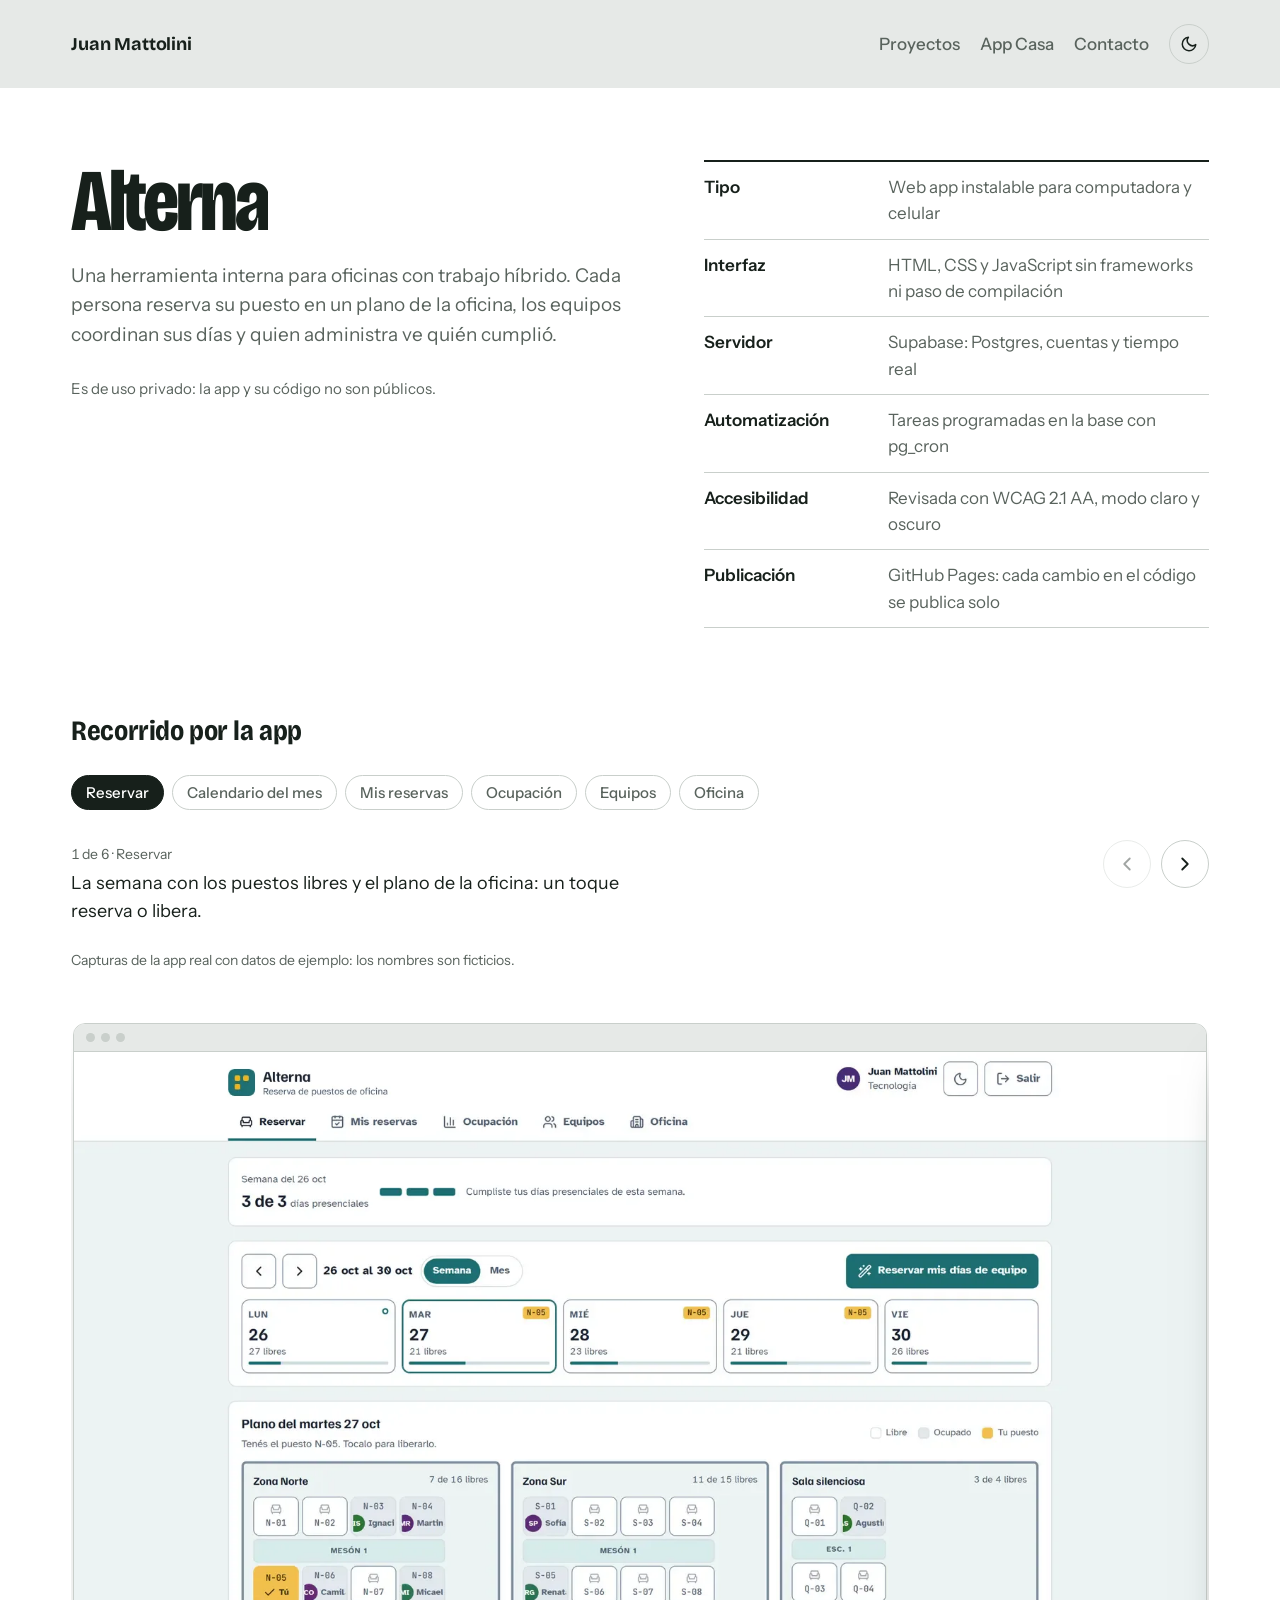
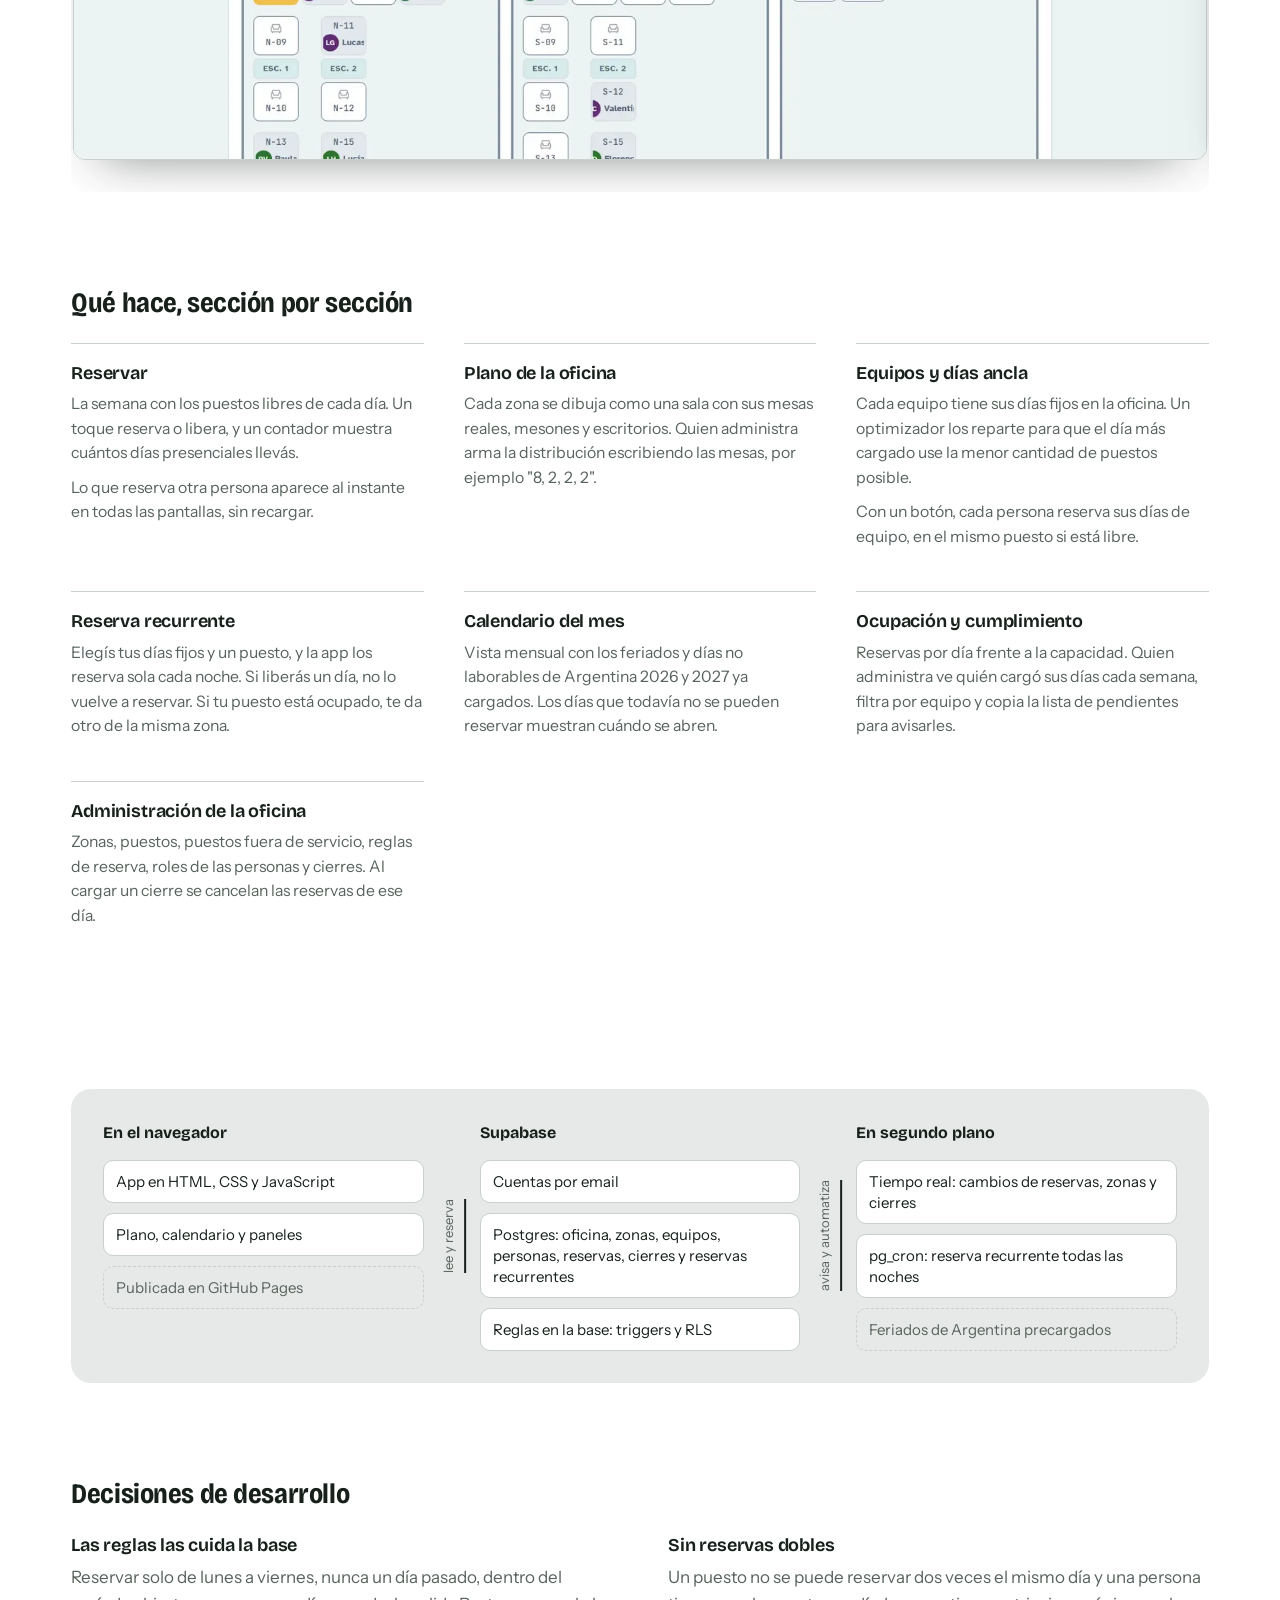
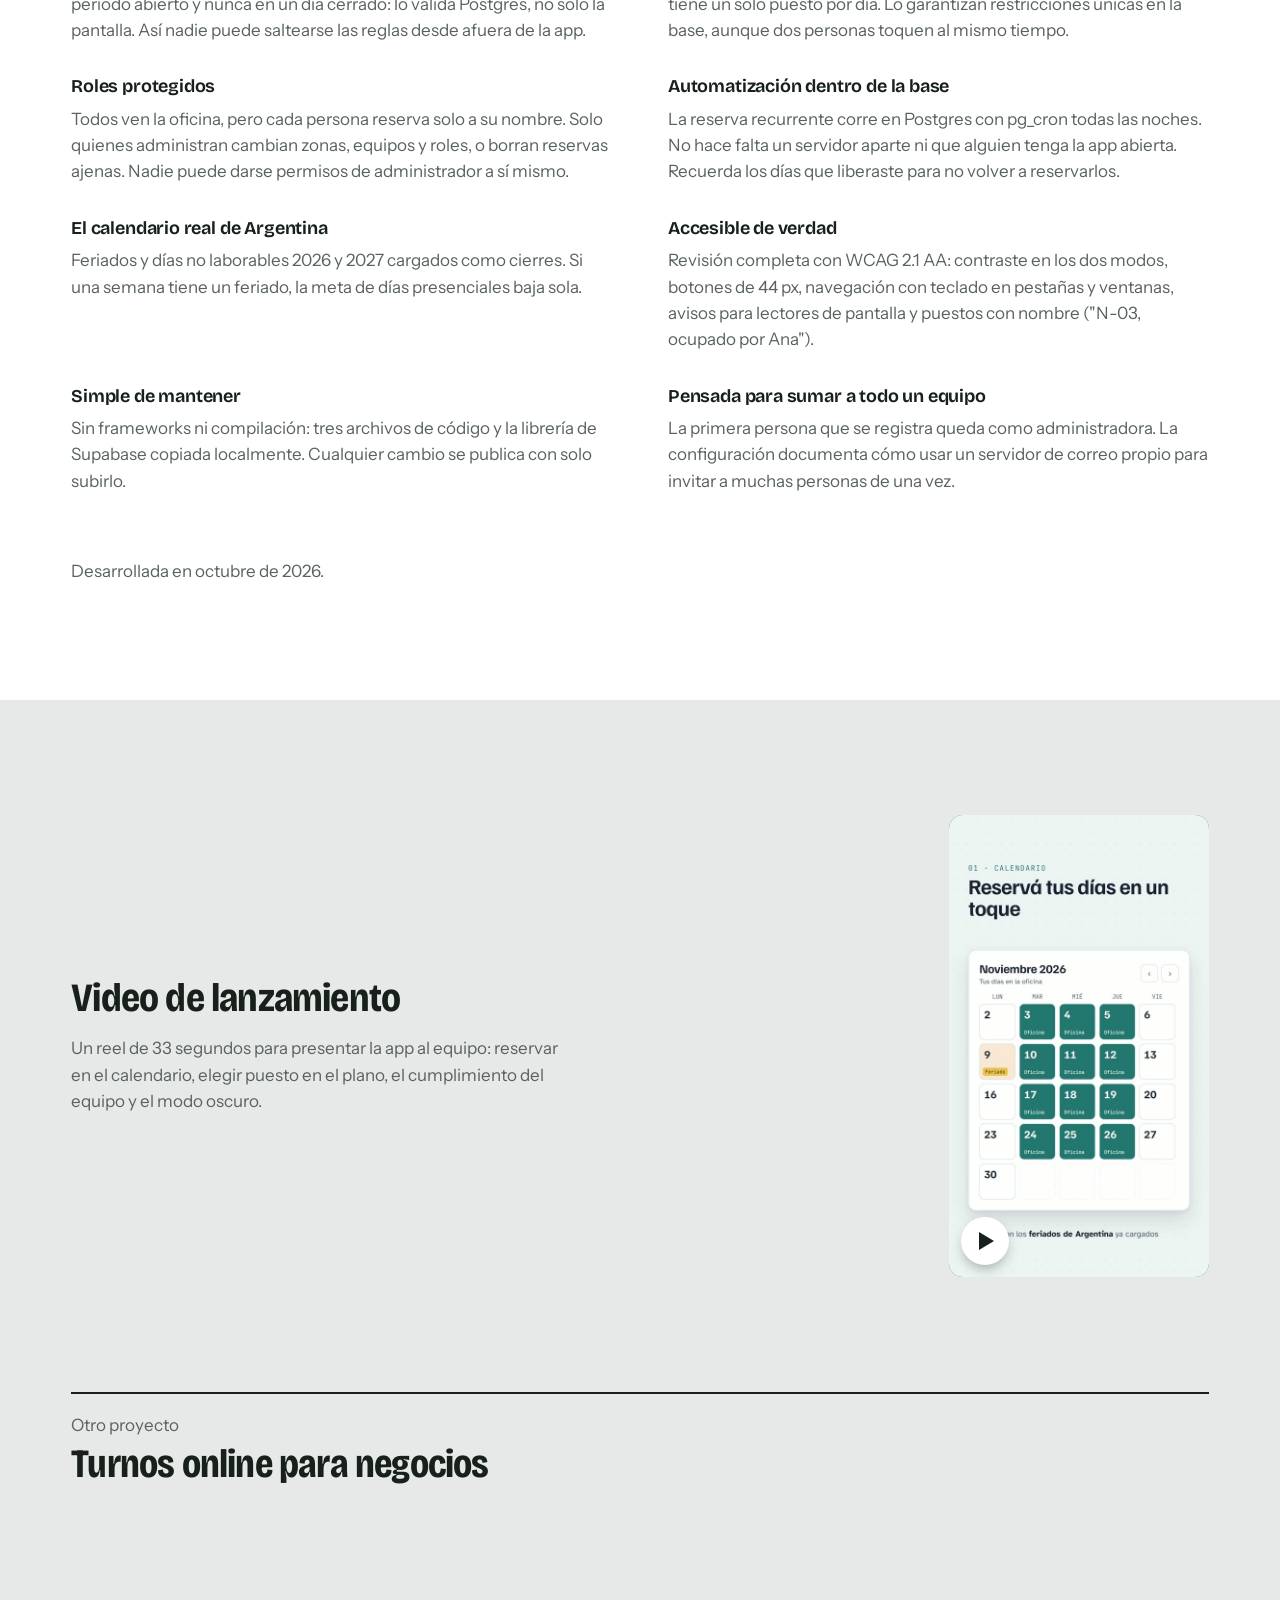
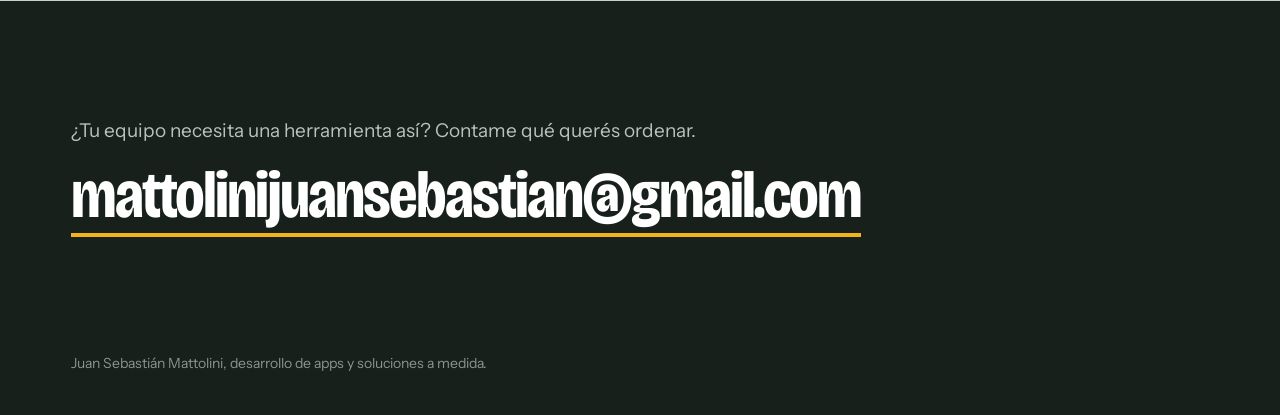
<file: alterna.html>
<!doctype html>
<html lang="es">
<head>
<meta charset="utf-8">
<meta name="viewport" content="width=device-width, initial-scale=1">
<title>Alterna, Juan Mattolini</title>
<meta name="description" content="Caso de desarrollo: Alterna, reserva de puestos de oficina para equipos híbridos, con Supabase, tiempo real y reservas automáticas.">
<meta property="og:title" content="Alterna, caso de desarrollo">
<meta property="og:image" content="posters/alterna.jpg">
<link rel="preconnect" href="https://fonts.googleapis.com">
<link rel="preconnect" href="https://fonts.gstatic.com" crossorigin>
<link href="https://fonts.googleapis.com/css2?family=Bricolage+Grotesque:opsz,wdth,wght@12..96,75..100,400..800&family=Instrument+Sans:wght@400;500;600&display=swap" rel="stylesheet">
<meta name="theme-color" content="#E6E9E7" media="(prefers-color-scheme: light)">
<meta name="theme-color" content="#121A16" media="(prefers-color-scheme: dark)">
<script src="tema.js"></script>
<link rel="stylesheet" href="styles.css">
</head>
<body>

<header class="wrap top">
  <a class="home" href="./">Juan Mattolini</a>
  <div class="top-right"><nav class="top-nav"><a href="./#proyectos">Proyectos</a><a href="app-casa.html">App Casa</a><a href="#contacto">Contacto</a></nav><button class="theme-btn" type="button" aria-label="Cambiar a modo oscuro"><svg class="moon" viewBox="0 0 24 24" fill="none" stroke="currentColor" stroke-width="2" stroke-linecap="round" stroke-linejoin="round" aria-hidden="true"><path d="M21 12.8A9 9 0 1 1 11.2 3a7 7 0 0 0 9.8 9.8z"/></svg><svg class="sun" viewBox="0 0 24 24" fill="none" stroke="currentColor" stroke-width="2" stroke-linecap="round" aria-hidden="true"><circle cx="12" cy="12" r="4"/><path d="M12 2v2M12 20v2M4.9 4.9l1.4 1.4M17.7 17.7l1.4 1.4M2 12h2M20 12h2M4.9 19.1l1.4-1.4M17.7 6.3l1.4-1.4"/></svg></button></div>
</header>

<main>
  <section class="case case-first" aria-labelledby="alterna-titulo">
    <div class="wrap">
      <div class="case-intro">
        <div>
          <h1 class="case-title" id="alterna-titulo">Alterna</h1>
          <p class="lead">Una herramienta interna para oficinas con trabajo híbrido. Cada persona reserva su puesto en un plano de la oficina, los equipos coordinan sus días y quien administra ve quién cumplió.</p>
          <p class="private-note">Es de uso privado: la app y su código no son públicos.</p>
        </div>
        <dl class="facts">
          <div><dt>Tipo</dt><dd>Web app instalable para computadora y celular</dd></div>
          <div><dt>Interfaz</dt><dd>HTML, CSS y JavaScript sin frameworks ni paso de compilación</dd></div>
          <div><dt>Servidor</dt><dd>Supabase: Postgres, cuentas y tiempo real</dd></div>
          <div><dt>Automatización</dt><dd>Tareas programadas en la base con pg_cron</dd></div>
          <div><dt>Accesibilidad</dt><dd>Revisada con WCAG 2.1 AA, modo claro y oscuro</dd></div>
          <div><dt>Publicación</dt><dd>GitHub Pages: cada cambio en el código se publica solo</dd></div>
        </dl>
      </div>

      <section class="tour tour-browser" data-tour aria-labelledby="tour-titulo">
        <div class="tour-stage">
          <div class="tour-track" tabindex="0" aria-label="Pantallas de Alterna. Usá las flechas para recorrerlas.">
          <figure class="tour-slide" data-texto="La semana con los puestos libres y el plano de la oficina: un toque reserva o libera." aria-label="Reservar, 1 de 6"><div class="device-browser"><div class="bar"><i></i><i></i><i></i></div><img class="th-light" src="capturas/alterna-reservar-claro.webp" alt="Alterna: pantalla Reservar" width="1600" height="1000" loading="lazy"><img class="th-dark" src="capturas/alterna-reservar-oscuro.webp" alt="Alterna: pantalla Reservar" width="1600" height="1000" loading="lazy"></div></figure>
          <figure class="tour-slide" data-texto="El mes completo, con tus reservas marcadas y la fecha en que se abre cada día." aria-label="Calendario del mes, 2 de 6"><div class="device-browser"><div class="bar"><i></i><i></i><i></i></div><img class="th-light" src="capturas/alterna-mes-claro.webp" alt="Alterna: pantalla Calendario del mes" width="1600" height="1000" loading="lazy"><img class="th-dark" src="capturas/alterna-mes-oscuro.webp" alt="Alterna: pantalla Calendario del mes" width="1600" height="1000" loading="lazy"></div></figure>
          <figure class="tour-slide" data-texto="Tus días en calendario y la reserva recurrente que se completa sola cada noche." aria-label="Mis reservas, 3 de 6"><div class="device-browser"><div class="bar"><i></i><i></i><i></i></div><img class="th-light" src="capturas/alterna-mias-claro.webp" alt="Alterna: pantalla Mis reservas" width="1600" height="1000" loading="lazy"><img class="th-dark" src="capturas/alterna-mias-oscuro.webp" alt="Alterna: pantalla Mis reservas" width="1600" height="1000" loading="lazy"></div></figure>
          <figure class="tour-slide" data-texto="Reservas por día frente a la capacidad y quién cargó sus días esta semana." aria-label="Ocupación, 4 de 6"><div class="device-browser"><div class="bar"><i></i><i></i><i></i></div><img class="th-light" src="capturas/alterna-ocupacion-claro.webp" alt="Alterna: pantalla Ocupación" width="1600" height="1000" loading="lazy"><img class="th-dark" src="capturas/alterna-ocupacion-oscuro.webp" alt="Alterna: pantalla Ocupación" width="1600" height="1000" loading="lazy"></div></figure>
          <figure class="tour-slide" data-texto="Los días ancla de cada equipo y el optimizador que reparte la carga entre los días." aria-label="Equipos, 5 de 6"><div class="device-browser"><div class="bar"><i></i><i></i><i></i></div><img class="th-light" src="capturas/alterna-equipos-claro.webp" alt="Alterna: pantalla Equipos" width="1600" height="1000" loading="lazy"><img class="th-dark" src="capturas/alterna-equipos-oscuro.webp" alt="Alterna: pantalla Equipos" width="1600" height="1000" loading="lazy"></div></figure>
          <figure class="tour-slide" data-texto="Reglas de presencialidad, zonas y mesas, puestos fuera de servicio, feriados y cierres." aria-label="Oficina, 6 de 6"><div class="device-browser"><div class="bar"><i></i><i></i><i></i></div><img class="th-light" src="capturas/alterna-oficina-claro.webp" alt="Alterna: pantalla Oficina" width="1600" height="1000" loading="lazy"><img class="th-dark" src="capturas/alterna-oficina-oscuro.webp" alt="Alterna: pantalla Oficina" width="1600" height="1000" loading="lazy"></div></figure>
          </div>
        </div>
        <div class="tour-side">
          <h2 class="case-h tour-h" id="tour-titulo">Recorrido por la app</h2>
          <ol class="tour-steps">
          <li><button type="button">Reservar</button></li>
          <li><button type="button">Calendario del mes</button></li>
          <li><button type="button">Mis reservas</button></li>
          <li><button type="button">Ocupación</button></li>
          <li><button type="button">Equipos</button></li>
          <li><button type="button">Oficina</button></li>
          </ol>
          <div class="tour-now" aria-live="polite"><span class="tour-count"></span><p class="tour-text"></p></div>
          <div class="tour-controls">
            <button class="tour-prev" type="button" aria-label="Pantalla anterior"><svg viewBox="0 0 24 24" aria-hidden="true"><path d="M15 6l-6 6 6 6"/></svg></button>
            <button class="tour-next" type="button" aria-label="Pantalla siguiente"><svg viewBox="0 0 24 24" aria-hidden="true"><path d="M9 6l6 6-6 6"/></svg></button>
          </div>
          <p class="shots-note">Capturas de la app real con datos de ejemplo: los nombres son ficticios.</p>
        </div>
      </section>

      <h2 class="case-h">Qué hace, sección por sección</h2>
      <div class="features">
        <article>
          <h3>Reservar</h3>
          <p>La semana con los puestos libres de cada día. Un toque reserva o libera, y un contador muestra cuántos días presenciales llevás.</p>
          <p>Lo que reserva otra persona aparece al instante en todas las pantallas, sin recargar.</p>
        </article>
        <article>
          <h3>Plano de la oficina</h3>
          <p>Cada zona se dibuja como una sala con sus mesas reales, mesones y escritorios. Quien administra arma la distribución escribiendo las mesas, por ejemplo "8, 2, 2, 2".</p>
        </article>
        <article>
          <h3>Equipos y días ancla</h3>
          <p>Cada equipo tiene sus días fijos en la oficina. Un optimizador los reparte para que el día más cargado use la menor cantidad de puestos posible.</p>
          <p>Con un botón, cada persona reserva sus días de equipo, en el mismo puesto si está libre.</p>
        </article>
        <article>
          <h3>Reserva recurrente</h3>
          <p>Elegís tus días fijos y un puesto, y la app los reserva sola cada noche. Si liberás un día, no lo vuelve a reservar. Si tu puesto está ocupado, te da otro de la misma zona.</p>
        </article>
        <article>
          <h3>Calendario del mes</h3>
          <p>Vista mensual con los feriados y días no laborables de Argentina 2026 y 2027 ya cargados. Los días que todavía no se pueden reservar muestran cuándo se abren.</p>
        </article>
        <article>
          <h3>Ocupación y cumplimiento</h3>
          <p>Reservas por día frente a la capacidad. Quien administra ve quién cargó sus días cada semana, filtra por equipo y copia la lista de pendientes para avisarles.</p>
        </article>
        <article>
          <h3>Administración de la oficina</h3>
          <p>Zonas, puestos, puestos fuera de servicio, reglas de reserva, roles de las personas y cierres. Al cargar un cierre se cancelan las reservas de ese día.</p>
        </article>
      </div>

      <h2 class="case-h">Cómo está armada</h2>
      <div class="arch" role="img" aria-label="Diagrama: la app en el navegador habla con Supabase, que guarda los datos, valida las reglas, avisa los cambios en tiempo real y corre la reserva automática cada noche. GitHub Pages publica la app.">
        <div class="arch-col">
          <p class="arch-title">En el navegador</p>
          <div class="node">App en HTML, CSS y JavaScript</div>
          <div class="node">Plano, calendario y paneles</div>
          <div class="node node-soft">Publicada en GitHub Pages</div>
        </div>
        <div class="arch-link"><span>lee y reserva</span></div>
        <div class="arch-col">
          <p class="arch-title">Supabase</p>
          <div class="node">Cuentas por email</div>
          <div class="node">Postgres: oficina, zonas, equipos, personas, reservas, cierres y reservas recurrentes</div>
          <div class="node">Reglas en la base: triggers y RLS</div>
        </div>
        <div class="arch-link"><span>avisa y automatiza</span></div>
        <div class="arch-col">
          <p class="arch-title">En segundo plano</p>
          <div class="node">Tiempo real: cambios de reservas, zonas y cierres</div>
          <div class="node">pg_cron: reserva recurrente todas las noches</div>
          <div class="node node-soft">Feriados de Argentina precargados</div>
        </div>
      </div>

      <h2 class="case-h">Decisiones de desarrollo</h2>
      <div class="decisions">
        <div>
          <h3>Las reglas las cuida la base</h3>
          <p>Reservar solo de lunes a viernes, nunca un día pasado, dentro del período abierto y nunca en un día cerrado: lo valida Postgres, no solo la pantalla. Así nadie puede saltearse las reglas desde afuera de la app.</p>
        </div>
        <div>
          <h3>Sin reservas dobles</h3>
          <p>Un puesto no se puede reservar dos veces el mismo día y una persona tiene un solo puesto por día. Lo garantizan restricciones únicas en la base, aunque dos personas toquen al mismo tiempo.</p>
        </div>
        <div>
          <h3>Roles protegidos</h3>
          <p>Todos ven la oficina, pero cada persona reserva solo a su nombre. Solo quienes administran cambian zonas, equipos y roles, o borran reservas ajenas. Nadie puede darse permisos de administrador a sí mismo.</p>
        </div>
        <div>
          <h3>Automatización dentro de la base</h3>
          <p>La reserva recurrente corre en Postgres con pg_cron todas las noches. No hace falta un servidor aparte ni que alguien tenga la app abierta. Recuerda los días que liberaste para no volver a reservarlos.</p>
        </div>
        <div>
          <h3>El calendario real de Argentina</h3>
          <p>Feriados y días no laborables 2026 y 2027 cargados como cierres. Si una semana tiene un feriado, la meta de días presenciales baja sola.</p>
        </div>
        <div>
          <h3>Accesible de verdad</h3>
          <p>Revisión completa con WCAG 2.1 AA: contraste en los dos modos, botones de 44 px, navegación con teclado en pestañas y ventanas, avisos para lectores de pantalla y puestos con nombre ("N-03, ocupado por Ana").</p>
        </div>
        <div>
          <h3>Simple de mantener</h3>
          <p>Sin frameworks ni compilación: tres archivos de código y la librería de Supabase copiada localmente. Cualquier cambio se publica con solo subirlo.</p>
        </div>
        <div>
          <h3>Pensada para sumar a todo un equipo</h3>
          <p>La primera persona que se registra queda como administradora. La configuración documenta cómo usar un servidor de correo propio para invitar a muchas personas de una vez.</p>
        </div>
      </div>

      <p class="case-foot case-foot-gap">Desarrollada en octubre de 2026.</p>
    </div>
  </section>

  <section class="wrap work solo" aria-labelledby="video-alterna">
    <div class="solo-text">
      <h2 id="video-alterna">Video de lanzamiento</h2>
      <p>Un reel de 33 segundos para presentar la app al equipo: reservar en el calendario, elegir puesto en el plano, el cumplimiento del equipo y el modo oscuro.</p>
    </div>
    <div class="reel">
      <div class="frame" data-src="videos/alterna.mp4?v=2"><button class="play" type="button" aria-label="Ver el video de Alterna"><img src="posters/alterna.jpg" alt="" loading="lazy"><span></span></button></div>
    </div>
  </section>

  <section class="wrap next" aria-label="Otro proyecto">
    <a href="turnos.html"><span>Otro proyecto</span><b>Turnos online para negocios</b></a>
  </section>
</main>

<section class="contact" id="contacto" aria-labelledby="contacto-titulo">
  <div class="wrap">
    <p id="contacto-titulo">¿Tu equipo necesita una herramienta así? Contame qué querés ordenar.</p>
    <a class="mail" href="mailto:mattolinijuansebastian@gmail.com?subject=Quiero%20una%20herramienta%20para%20mi%20equipo">mattolinijuansebastian@gmail.com</a>
    <footer>Juan Sebastián Mattolini, desarrollo de apps y soluciones a medida.</footer>
  </div>
</section>

<script>
  // Al tocar el video se cambia la portada por el video con sonido.
  document.querySelectorAll('.frame').forEach(function (frame) {
    frame.querySelector('.play').addEventListener('click', function () {
      var video = document.createElement('video');
      video.src = frame.dataset.src;
      video.poster = frame.querySelector('img').src;
      video.controls = true;
      video.playsInline = true;
      frame.replaceChildren(video);
      video.play();
      video.focus();
    });
  });
</script>
<script src="tour.js"></script>
<script src="motion.js"></script>
</body>
</html>
</file>
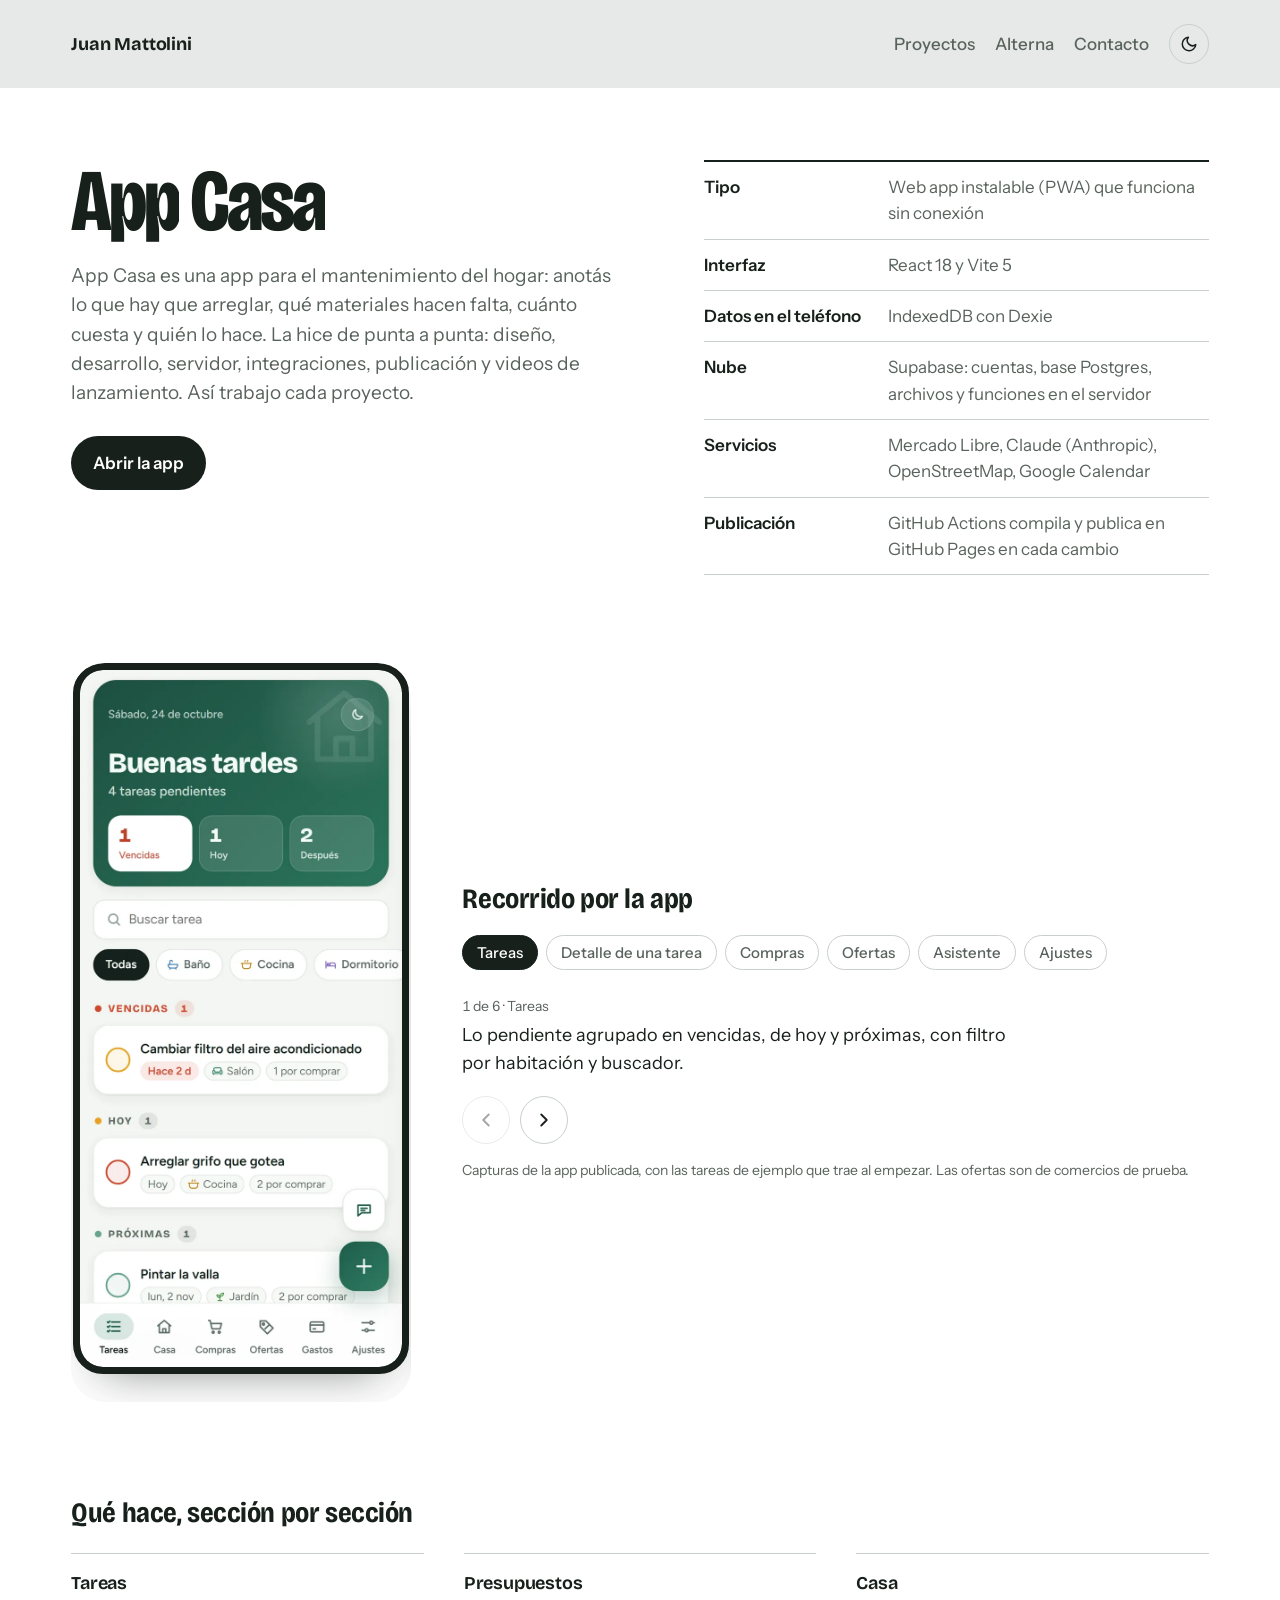
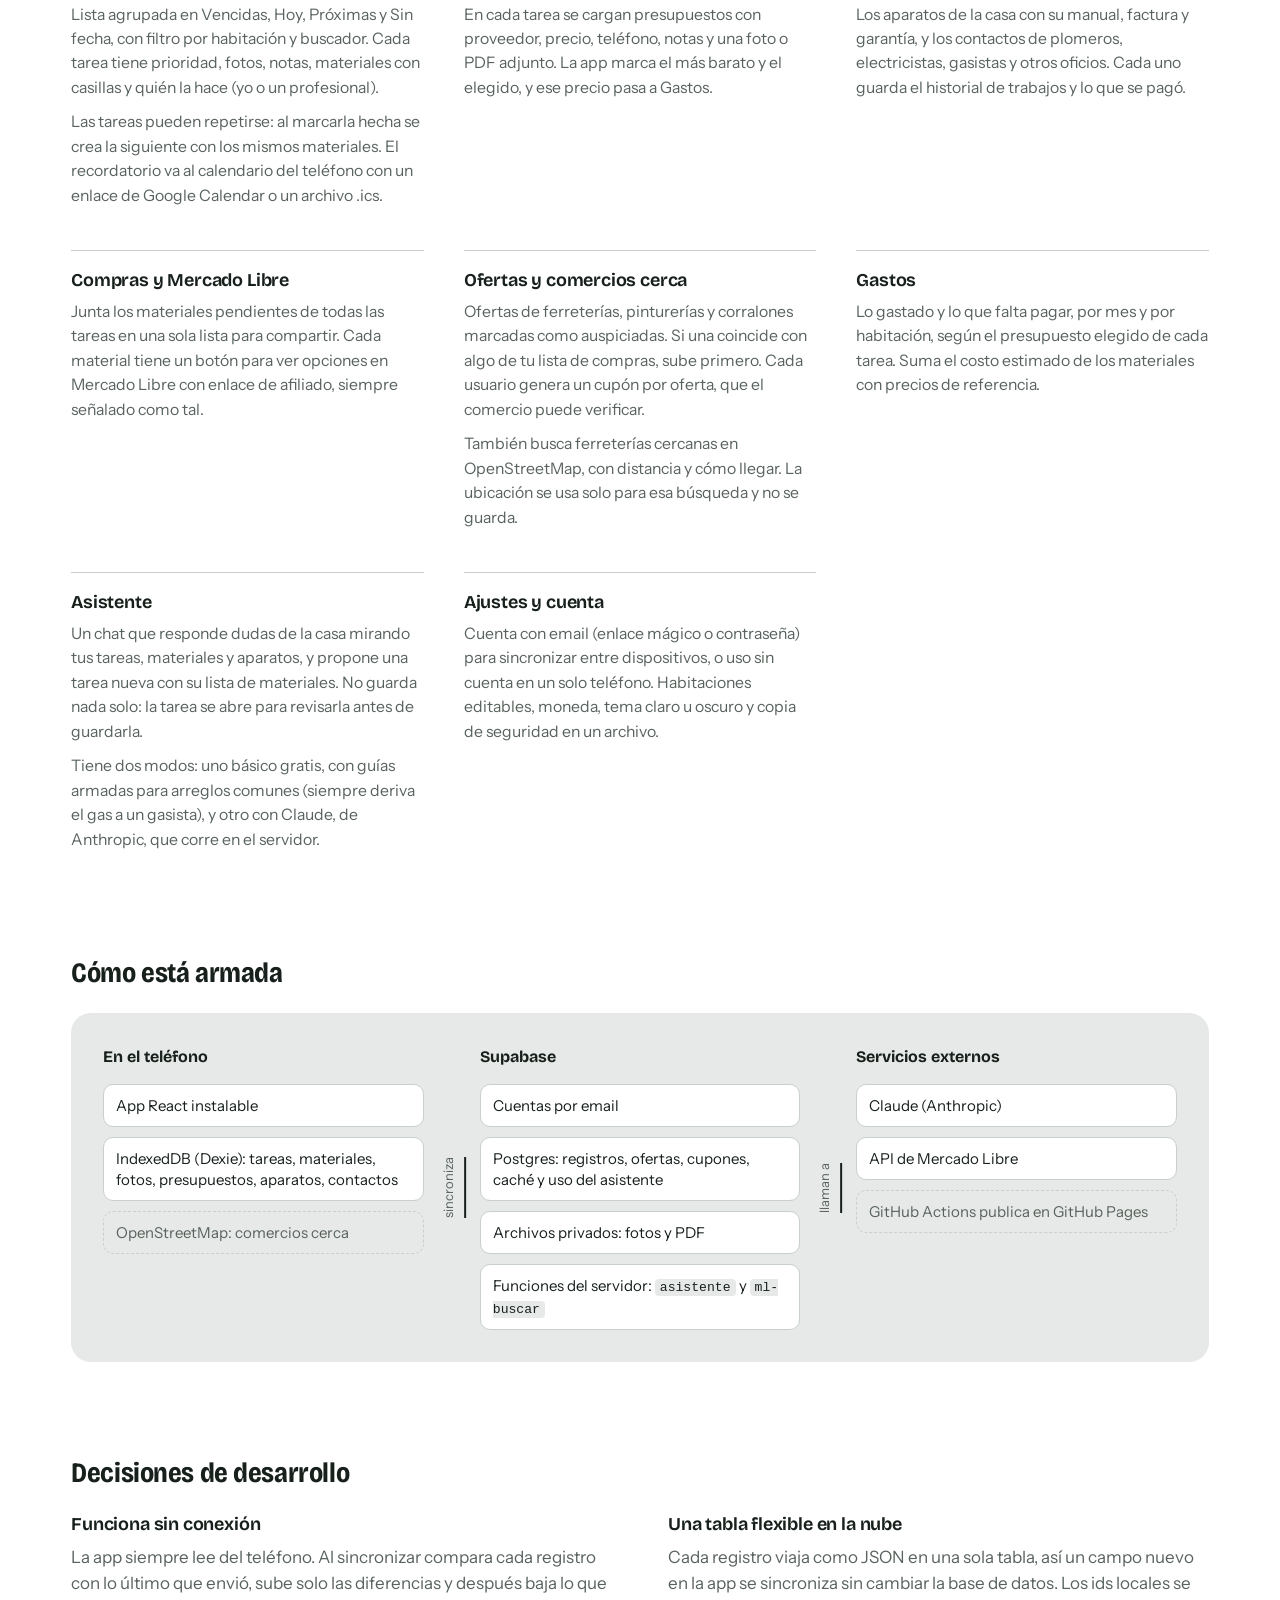
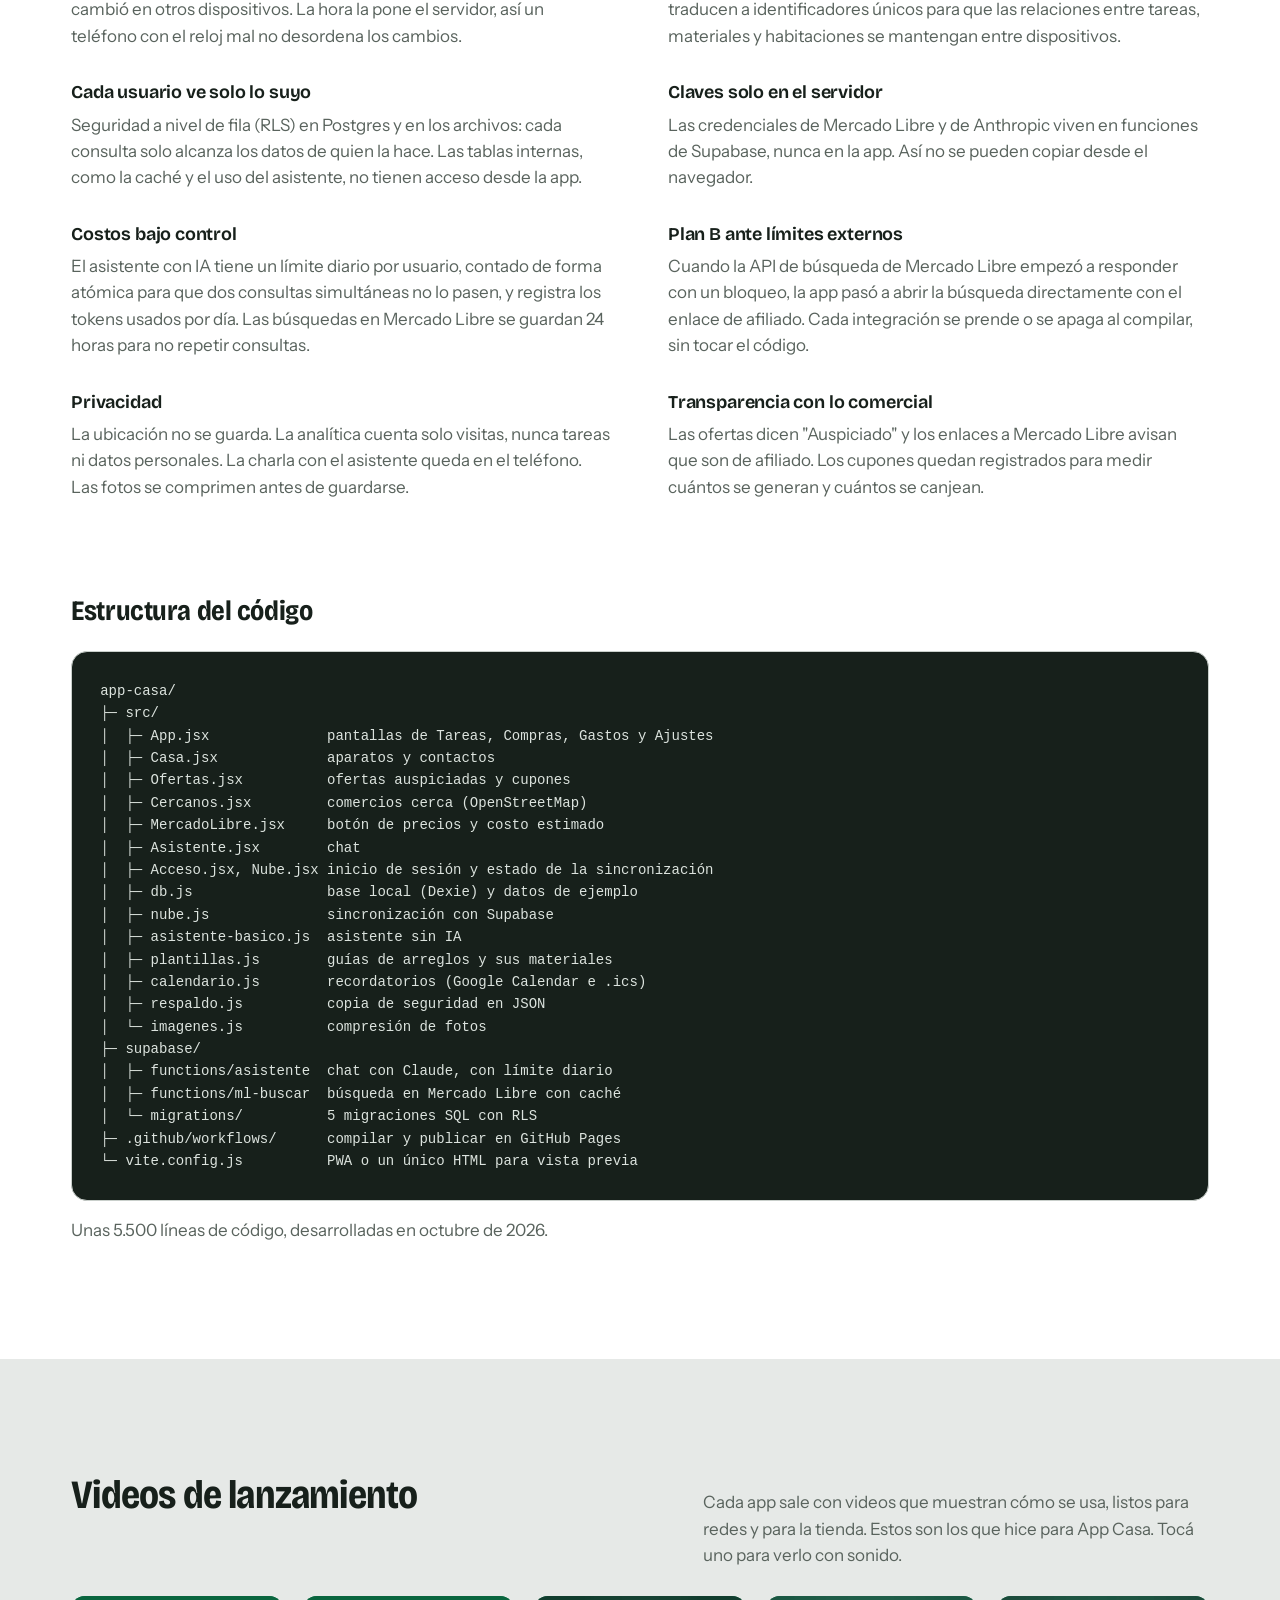
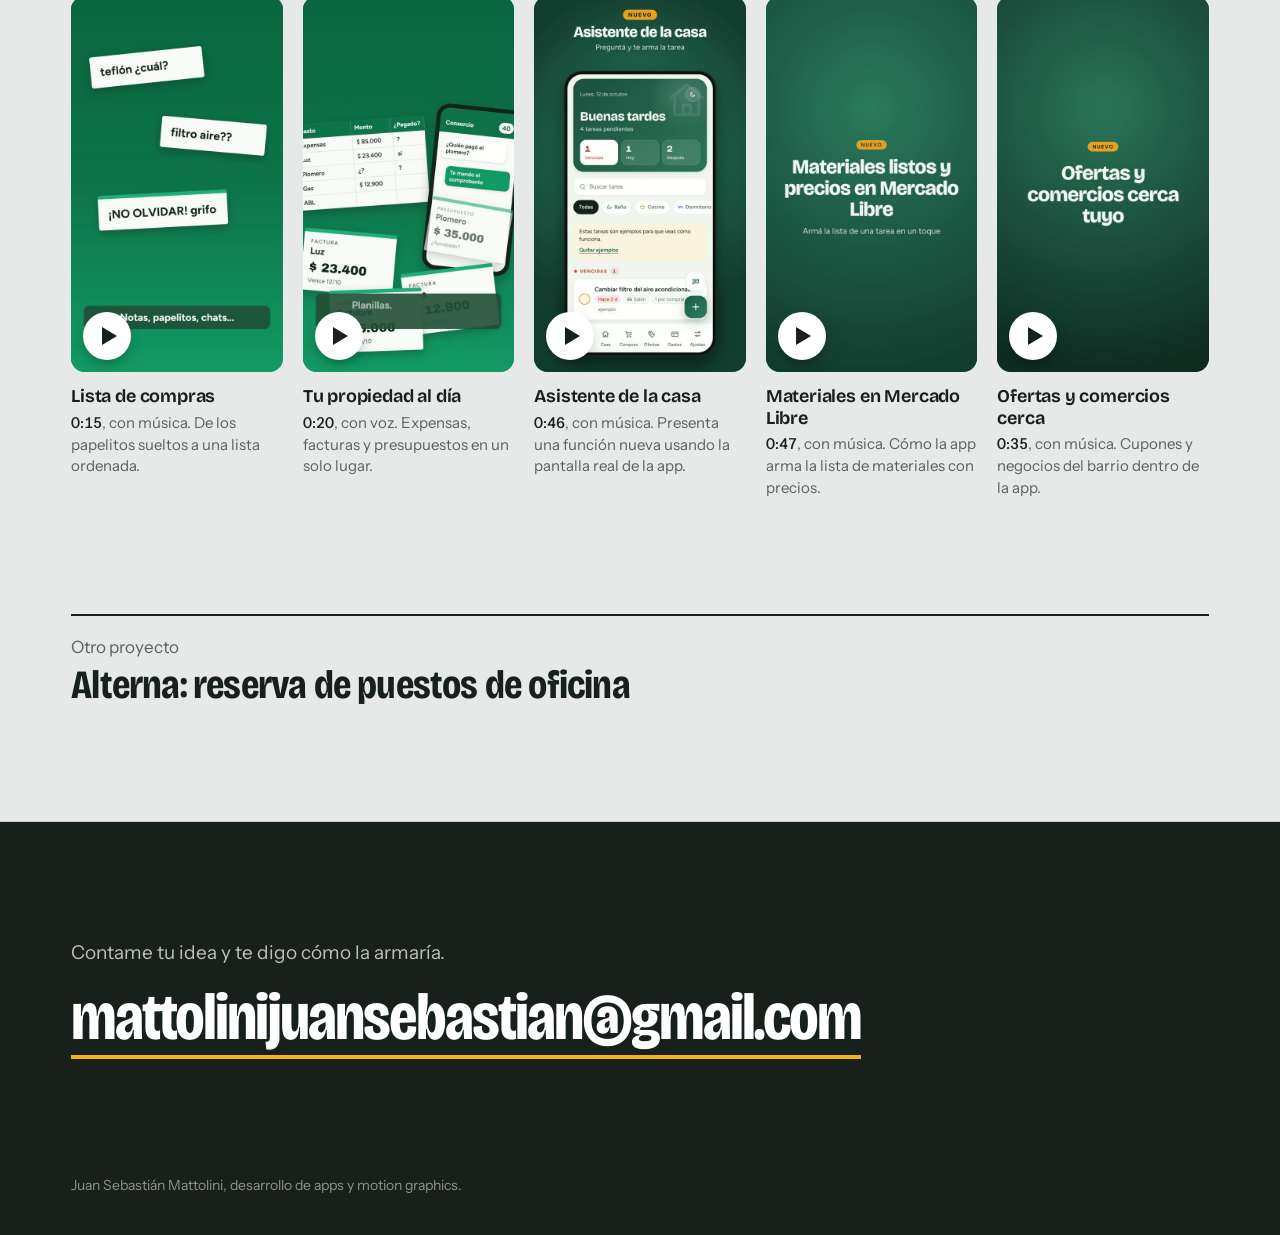
<file: app-casa.html>
<!doctype html>
<html lang="es">
<head>
<meta charset="utf-8">
<meta name="viewport" content="width=device-width, initial-scale=1">
<title>App Casa, Juan Mattolini</title>
<meta name="description" content="Caso de desarrollo: App Casa, app para el mantenimiento del hogar con React, Supabase, Mercado Libre e IA.">
<meta property="og:title" content="App Casa, caso de desarrollo">
<meta property="og:image" content="posters/asistente.jpg">
<link rel="preconnect" href="https://fonts.googleapis.com">
<link rel="preconnect" href="https://fonts.gstatic.com" crossorigin>
<link href="https://fonts.googleapis.com/css2?family=Bricolage+Grotesque:opsz,wdth,wght@12..96,75..100,400..800&family=Instrument+Sans:wght@400;500;600&display=swap" rel="stylesheet">
<meta name="theme-color" content="#E6E9E7" media="(prefers-color-scheme: light)">
<meta name="theme-color" content="#121A16" media="(prefers-color-scheme: dark)">
<script src="tema.js"></script>
<link rel="stylesheet" href="styles.css">
</head>
<body>

<header class="wrap top">
  <a class="home" href="./">Juan Mattolini</a>
  <div class="top-right"><nav class="top-nav"><a href="./#proyectos">Proyectos</a><a href="alterna.html">Alterna</a><a href="#contacto">Contacto</a></nav><button class="theme-btn" type="button" aria-label="Cambiar a modo oscuro"><svg class="moon" viewBox="0 0 24 24" fill="none" stroke="currentColor" stroke-width="2" stroke-linecap="round" stroke-linejoin="round" aria-hidden="true"><path d="M21 12.8A9 9 0 1 1 11.2 3a7 7 0 0 0 9.8 9.8z"/></svg><svg class="sun" viewBox="0 0 24 24" fill="none" stroke="currentColor" stroke-width="2" stroke-linecap="round" aria-hidden="true"><circle cx="12" cy="12" r="4"/><path d="M12 2v2M12 20v2M4.9 4.9l1.4 1.4M17.7 17.7l1.4 1.4M2 12h2M20 12h2M4.9 19.1l1.4-1.4M17.7 6.3l1.4-1.4"/></svg></button></div>
</header>

<main>
  <section class="case case-first" id="app-casa" aria-labelledby="app-casa-titulo">
    <div class="wrap">
      <div class="case-intro">
        <div>
          <h1 class="case-title" id="app-casa-titulo">App Casa</h1>
          <p class="lead">App Casa es una app para el mantenimiento del hogar: anotás lo que hay que arreglar, qué materiales hacen falta, cuánto cuesta y quién lo hace. La hice de punta a punta: diseño, desarrollo, servidor, integraciones, publicación y videos de lanzamiento. Así trabajo cada proyecto.</p>
          <p class="links">
            <a class="btn" href="https://juanmattolini.github.io/app-casa/">Abrir la app</a>
          </p>
        </div>
        <dl class="facts">
          <div><dt>Tipo</dt><dd>Web app instalable (PWA) que funciona sin conexión</dd></div>
          <div><dt>Interfaz</dt><dd>React 18 y Vite 5</dd></div>
          <div><dt>Datos en el teléfono</dt><dd>IndexedDB con Dexie</dd></div>
          <div><dt>Nube</dt><dd>Supabase: cuentas, base Postgres, archivos y funciones en el servidor</dd></div>
          <div><dt>Servicios</dt><dd>Mercado Libre, Claude (Anthropic), OpenStreetMap, Google Calendar</dd></div>
          <div><dt>Publicación</dt><dd>GitHub Actions compila y publica en GitHub Pages en cada cambio</dd></div>
        </dl>
      </div>

      <section class="tour tour-phone" data-tour aria-labelledby="tour-titulo">
        <div class="tour-stage">
          <div class="tour-track" tabindex="0" aria-label="Pantallas de App Casa. Usá las flechas para recorrerlas.">
          <figure class="tour-slide" data-texto="Lo pendiente agrupado en vencidas, de hoy y próximas, con filtro por habitación y buscador." aria-label="Tareas, 1 de 6"><div class="device-phone"><img class="th-light" src="capturas/casa-tareas-claro.webp" alt="App Casa: pantalla Tareas" width="720" height="1558" loading="lazy"><img class="th-dark" src="capturas/casa-tareas-oscuro.webp" alt="App Casa: pantalla Tareas" width="720" height="1558" loading="lazy"></div></figure>
          <figure class="tour-slide" data-texto="Habitación, prioridad, fecha, notas, recordatorio y los materiales con su precio en Mercado Libre." aria-label="Detalle de una tarea, 2 de 6"><div class="device-phone"><img class="th-light" src="capturas/casa-detalle-claro.webp" alt="App Casa: pantalla Detalle de una tarea" width="720" height="1558" loading="lazy"><img class="th-dark" src="capturas/casa-detalle-oscuro.webp" alt="App Casa: pantalla Detalle de una tarea" width="720" height="1558" loading="lazy"></div></figure>
          <figure class="tour-slide" data-texto="Los materiales de todas las tareas en una sola lista para compartir, con el botón Ver precios." aria-label="Compras, 3 de 6"><div class="device-phone"><img class="th-light" src="capturas/casa-compras-claro.webp" alt="App Casa: pantalla Compras" width="720" height="1558" loading="lazy"><img class="th-dark" src="capturas/casa-compras-oscuro.webp" alt="App Casa: pantalla Compras" width="720" height="1558" loading="lazy"></div></figure>
          <figure class="tour-slide" data-texto="Descuentos de comercios auspiciantes que coinciden con tu lista, y ferreterías cerca de tu ubicación." aria-label="Ofertas, 4 de 6"><div class="device-phone"><img class="th-light" src="capturas/casa-ofertas-claro.webp" alt="App Casa: pantalla Ofertas" width="720" height="1558" loading="lazy"><img class="th-dark" src="capturas/casa-ofertas-oscuro.webp" alt="App Casa: pantalla Ofertas" width="720" height="1558" loading="lazy"></div></figure>
          <figure class="tour-slide" data-texto="Responde mirando tus tareas: en este caso, qué conviene hacer primero." aria-label="Asistente, 5 de 6"><div class="device-phone"><img class="th-light" src="capturas/casa-asistente-claro.webp" alt="App Casa: pantalla Asistente" width="720" height="1558" loading="lazy"><img class="th-dark" src="capturas/casa-asistente-oscuro.webp" alt="App Casa: pantalla Asistente" width="720" height="1558" loading="lazy"></div></figure>
          <figure class="tour-slide" data-texto="Cuenta para sincronizar entre dispositivos, tema claro u oscuro y habitaciones editables." aria-label="Ajustes, 6 de 6"><div class="device-phone"><img class="th-light" src="capturas/casa-ajustes-claro.webp" alt="App Casa: pantalla Ajustes" width="720" height="1558" loading="lazy"><img class="th-dark" src="capturas/casa-ajustes-oscuro.webp" alt="App Casa: pantalla Ajustes" width="720" height="1558" loading="lazy"></div></figure>
          </div>
        </div>
        <div class="tour-side">
          <h2 class="case-h tour-h" id="tour-titulo">Recorrido por la app</h2>
          <ol class="tour-steps">
          <li><button type="button">Tareas</button></li>
          <li><button type="button">Detalle de una tarea</button></li>
          <li><button type="button">Compras</button></li>
          <li><button type="button">Ofertas</button></li>
          <li><button type="button">Asistente</button></li>
          <li><button type="button">Ajustes</button></li>
          </ol>
          <div class="tour-now" aria-live="polite"><span class="tour-count"></span><p class="tour-text"></p></div>
          <div class="tour-controls">
            <button class="tour-prev" type="button" aria-label="Pantalla anterior"><svg viewBox="0 0 24 24" aria-hidden="true"><path d="M15 6l-6 6 6 6"/></svg></button>
            <button class="tour-next" type="button" aria-label="Pantalla siguiente"><svg viewBox="0 0 24 24" aria-hidden="true"><path d="M9 6l6 6-6 6"/></svg></button>
          </div>
          <p class="shots-note">Capturas de la app publicada, con las tareas de ejemplo que trae al empezar. Las ofertas son de comercios de prueba.</p>
        </div>
      </section>

      <h3 class="case-h">Qué hace, sección por sección</h3>
      <div class="features">
        <article>
          <h4>Tareas</h4>
          <p>Lista agrupada en Vencidas, Hoy, Próximas y Sin fecha, con filtro por habitación y buscador. Cada tarea tiene prioridad, fotos, notas, materiales con casillas y quién la hace (yo o un profesional).</p>
          <p>Las tareas pueden repetirse: al marcarla hecha se crea la siguiente con los mismos materiales. El recordatorio va al calendario del teléfono con un enlace de Google Calendar o un archivo .ics.</p>
        </article>
        <article>
          <h4>Presupuestos</h4>
          <p>En cada tarea se cargan presupuestos con proveedor, precio, teléfono, notas y una foto o PDF adjunto. La app marca el más barato y el elegido, y ese precio pasa a Gastos.</p>
        </article>
        <article>
          <h4>Casa</h4>
          <p>Los aparatos de la casa con su manual, factura y garantía, y los contactos de plomeros, electricistas, gasistas y otros oficios. Cada uno guarda el historial de trabajos y lo que se pagó.</p>
        </article>
        <article>
          <h4>Compras y Mercado Libre</h4>
          <p>Junta los materiales pendientes de todas las tareas en una sola lista para compartir. Cada material tiene un botón para ver opciones en Mercado Libre con enlace de afiliado, siempre señalado como tal.</p>
        </article>
        <article>
          <h4>Ofertas y comercios cerca</h4>
          <p>Ofertas de ferreterías, pinturerías y corralones marcadas como auspiciadas. Si una coincide con algo de tu lista de compras, sube primero. Cada usuario genera un cupón por oferta, que el comercio puede verificar.</p>
          <p>También busca ferreterías cercanas en OpenStreetMap, con distancia y cómo llegar. La ubicación se usa solo para esa búsqueda y no se guarda.</p>
        </article>
        <article>
          <h4>Gastos</h4>
          <p>Lo gastado y lo que falta pagar, por mes y por habitación, según el presupuesto elegido de cada tarea. Suma el costo estimado de los materiales con precios de referencia.</p>
        </article>
        <article>
          <h4>Asistente</h4>
          <p>Un chat que responde dudas de la casa mirando tus tareas, materiales y aparatos, y propone una tarea nueva con su lista de materiales. No guarda nada solo: la tarea se abre para revisarla antes de guardarla.</p>
          <p>Tiene dos modos: uno básico gratis, con guías armadas para arreglos comunes (siempre deriva el gas a un gasista), y otro con Claude, de Anthropic, que corre en el servidor.</p>
        </article>
        <article>
          <h4>Ajustes y cuenta</h4>
          <p>Cuenta con email (enlace mágico o contraseña) para sincronizar entre dispositivos, o uso sin cuenta en un solo teléfono. Habitaciones editables, moneda, tema claro u oscuro y copia de seguridad en un archivo.</p>
        </article>
      </div>

      <h3 class="case-h">Cómo está armada</h3>
      <div class="arch" role="img" aria-label="Diagrama: el teléfono guarda los datos y sincroniza con Supabase. Supabase tiene cuentas, la base de datos, los archivos y dos funciones de servidor que hablan con Claude y con Mercado Libre. El teléfono consulta OpenStreetMap directamente. GitHub Actions publica la app en GitHub Pages.">
        <div class="arch-col">
          <p class="arch-title">En el teléfono</p>
          <div class="node">App React instalable</div>
          <div class="node">IndexedDB (Dexie): tareas, materiales, fotos, presupuestos, aparatos, contactos</div>
          <div class="node node-soft">OpenStreetMap: comercios cerca</div>
        </div>
        <div class="arch-link"><span>sincroniza</span></div>
        <div class="arch-col">
          <p class="arch-title">Supabase</p>
          <div class="node">Cuentas por email</div>
          <div class="node">Postgres: registros, ofertas, cupones, caché y uso del asistente</div>
          <div class="node">Archivos privados: fotos y PDF</div>
          <div class="node">Funciones del servidor: <code>asistente</code> y <code>ml-buscar</code></div>
        </div>
        <div class="arch-link"><span>llaman a</span></div>
        <div class="arch-col">
          <p class="arch-title">Servicios externos</p>
          <div class="node">Claude (Anthropic)</div>
          <div class="node">API de Mercado Libre</div>
          <div class="node node-soft">GitHub Actions publica en GitHub Pages</div>
        </div>
      </div>

      <h3 class="case-h">Decisiones de desarrollo</h3>
      <div class="decisions">
        <div>
          <h4>Funciona sin conexión</h4>
          <p>La app siempre lee del teléfono. Al sincronizar compara cada registro con lo último que envió, sube solo las diferencias y después baja lo que cambió en otros dispositivos. La hora la pone el servidor, así un teléfono con el reloj mal no desordena los cambios.</p>
        </div>
        <div>
          <h4>Una tabla flexible en la nube</h4>
          <p>Cada registro viaja como JSON en una sola tabla, así un campo nuevo en la app se sincroniza sin cambiar la base de datos. Los ids locales se traducen a identificadores únicos para que las relaciones entre tareas, materiales y habitaciones se mantengan entre dispositivos.</p>
        </div>
        <div>
          <h4>Cada usuario ve solo lo suyo</h4>
          <p>Seguridad a nivel de fila (RLS) en Postgres y en los archivos: cada consulta solo alcanza los datos de quien la hace. Las tablas internas, como la caché y el uso del asistente, no tienen acceso desde la app.</p>
        </div>
        <div>
          <h4>Claves solo en el servidor</h4>
          <p>Las credenciales de Mercado Libre y de Anthropic viven en funciones de Supabase, nunca en la app. Así no se pueden copiar desde el navegador.</p>
        </div>
        <div>
          <h4>Costos bajo control</h4>
          <p>El asistente con IA tiene un límite diario por usuario, contado de forma atómica para que dos consultas simultáneas no lo pasen, y registra los tokens usados por día. Las búsquedas en Mercado Libre se guardan 24 horas para no repetir consultas.</p>
        </div>
        <div>
          <h4>Plan B ante límites externos</h4>
          <p>Cuando la API de búsqueda de Mercado Libre empezó a responder con un bloqueo, la app pasó a abrir la búsqueda directamente con el enlace de afiliado. Cada integración se prende o se apaga al compilar, sin tocar el código.</p>
        </div>
        <div>
          <h4>Privacidad</h4>
          <p>La ubicación no se guarda. La analítica cuenta solo visitas, nunca tareas ni datos personales. La charla con el asistente queda en el teléfono. Las fotos se comprimen antes de guardarse.</p>
        </div>
        <div>
          <h4>Transparencia con lo comercial</h4>
          <p>Las ofertas dicen "Auspiciado" y los enlaces a Mercado Libre avisan que son de afiliado. Los cupones quedan registrados para medir cuántos se generan y cuántos se canjean.</p>
        </div>
      </div>

      <h3 class="case-h">Estructura del código</h3>
      <div class="tree-wrap">
<pre class="tree"><code>app-casa/
├─ src/
│  ├─ App.jsx              pantallas de Tareas, Compras, Gastos y Ajustes
│  ├─ Casa.jsx             aparatos y contactos
│  ├─ Ofertas.jsx          ofertas auspiciadas y cupones
│  ├─ Cercanos.jsx         comercios cerca (OpenStreetMap)
│  ├─ MercadoLibre.jsx     botón de precios y costo estimado
│  ├─ Asistente.jsx        chat
│  ├─ Acceso.jsx, Nube.jsx inicio de sesión y estado de la sincronización
│  ├─ db.js                base local (Dexie) y datos de ejemplo
│  ├─ nube.js              sincronización con Supabase
│  ├─ asistente-basico.js  asistente sin IA
│  ├─ plantillas.js        guías de arreglos y sus materiales
│  ├─ calendario.js        recordatorios (Google Calendar e .ics)
│  ├─ respaldo.js          copia de seguridad en JSON
│  └─ imagenes.js          compresión de fotos
├─ supabase/
│  ├─ functions/asistente  chat con Claude, con límite diario
│  ├─ functions/ml-buscar  búsqueda en Mercado Libre con caché
│  └─ migrations/          5 migraciones SQL con RLS
├─ .github/workflows/      compilar y publicar en GitHub Pages
└─ vite.config.js          PWA o un único HTML para vista previa</code></pre>
      </div>
      <p class="case-foot">Unas 5.500 líneas de código, desarrolladas en octubre de 2026.</p>
    </div>
  </section>

  <section class="wrap work" aria-labelledby="trabajos">
    <div class="work-head">
      <h2 id="trabajos">Videos de lanzamiento</h2>
      <p>Cada app sale con videos que muestran cómo se usa, listos para redes y para la tienda. Estos son los que hice para App Casa. Tocá uno para verlo con sonido.</p>
    </div>
    <ul class="shelf">
      <li class="reel">
        <div class="frame" data-src="videos/compras.mp4"><button class="play" type="button" aria-label="Ver Lista de compras"><img src="posters/compras.jpg" alt="" loading="lazy"><span></span></button></div>
        <h3>Lista de compras</h3>
        <p><span class="len">0:15</span>, con música. De los papelitos sueltos a una lista ordenada.</p>
      </li>
      <li class="reel">
        <div class="frame" data-src="videos/propiedad.mp4"><button class="play" type="button" aria-label="Ver Tu propiedad al día"><img src="posters/propiedad.jpg" alt="" loading="lazy"><span></span></button></div>
        <h3>Tu propiedad al día</h3>
        <p><span class="len">0:20</span>, con voz. Expensas, facturas y presupuestos en un solo lugar.</p>
      </li>
      <li class="reel">
        <div class="frame" data-src="videos/asistente.mp4"><button class="play" type="button" aria-label="Ver Asistente de la casa"><img src="posters/asistente.jpg" alt="" loading="lazy"><span></span></button></div>
        <h3>Asistente de la casa</h3>
        <p><span class="len">0:46</span>, con música. Presenta una función nueva usando la pantalla real de la app.</p>
      </li>
      <li class="reel">
        <div class="frame" data-src="videos/materiales-mercadolibre.mp4"><button class="play" type="button" aria-label="Ver Materiales en Mercado Libre"><img src="posters/materiales-mercadolibre.jpg" alt="" loading="lazy"><span></span></button></div>
        <h3>Materiales en Mercado Libre</h3>
        <p><span class="len">0:47</span>, con música. Cómo la app arma la lista de materiales con precios.</p>
      </li>
      <li class="reel">
        <div class="frame" data-src="videos/ofertas-cercanos.mp4"><button class="play" type="button" aria-label="Ver Ofertas y comercios cerca"><img src="posters/ofertas-cercanos.jpg" alt="" loading="lazy"><span></span></button></div>
        <h3>Ofertas y comercios cerca</h3>
        <p><span class="len">0:35</span>, con música. Cupones y negocios del barrio dentro de la app.</p>
      </li>
    </ul>
  </section>

  <section class="wrap next" aria-label="Otro proyecto">
    <a href="alterna.html"><span>Otro proyecto</span><b>Alterna: reserva de puestos de oficina</b></a>
  </section>
</main>

<section class="contact" id="contacto" aria-labelledby="contacto-titulo">
  <div class="wrap">
    <p id="contacto-titulo">Contame tu idea y te digo cómo la armaría.</p>
    <a class="mail" href="mailto:mattolinijuansebastian@gmail.com?subject=Quiero%20una%20app">mattolinijuansebastian@gmail.com</a>
    <footer>Juan Sebastián Mattolini, desarrollo de apps y motion graphics.</footer>
  </div>
</section>

<script>
  // Al tocar un trabajo se cambia la portada por el video con sonido; solo suena uno a la vez.
  document.querySelectorAll('.frame').forEach(function (frame) {
    frame.querySelector('.play').addEventListener('click', function () {
      document.querySelectorAll('.frame video').forEach(function (v) { v.pause(); });
      var video = document.createElement('video');
      video.src = frame.dataset.src;
      video.poster = frame.querySelector('img').src;
      video.controls = true;
      video.playsInline = true;
      frame.replaceChildren(video);
      video.play();
      video.focus();
    });
  });
</script>
<script src="tour.js"></script>
<script src="motion.js"></script>
</body>
</html>
</file>
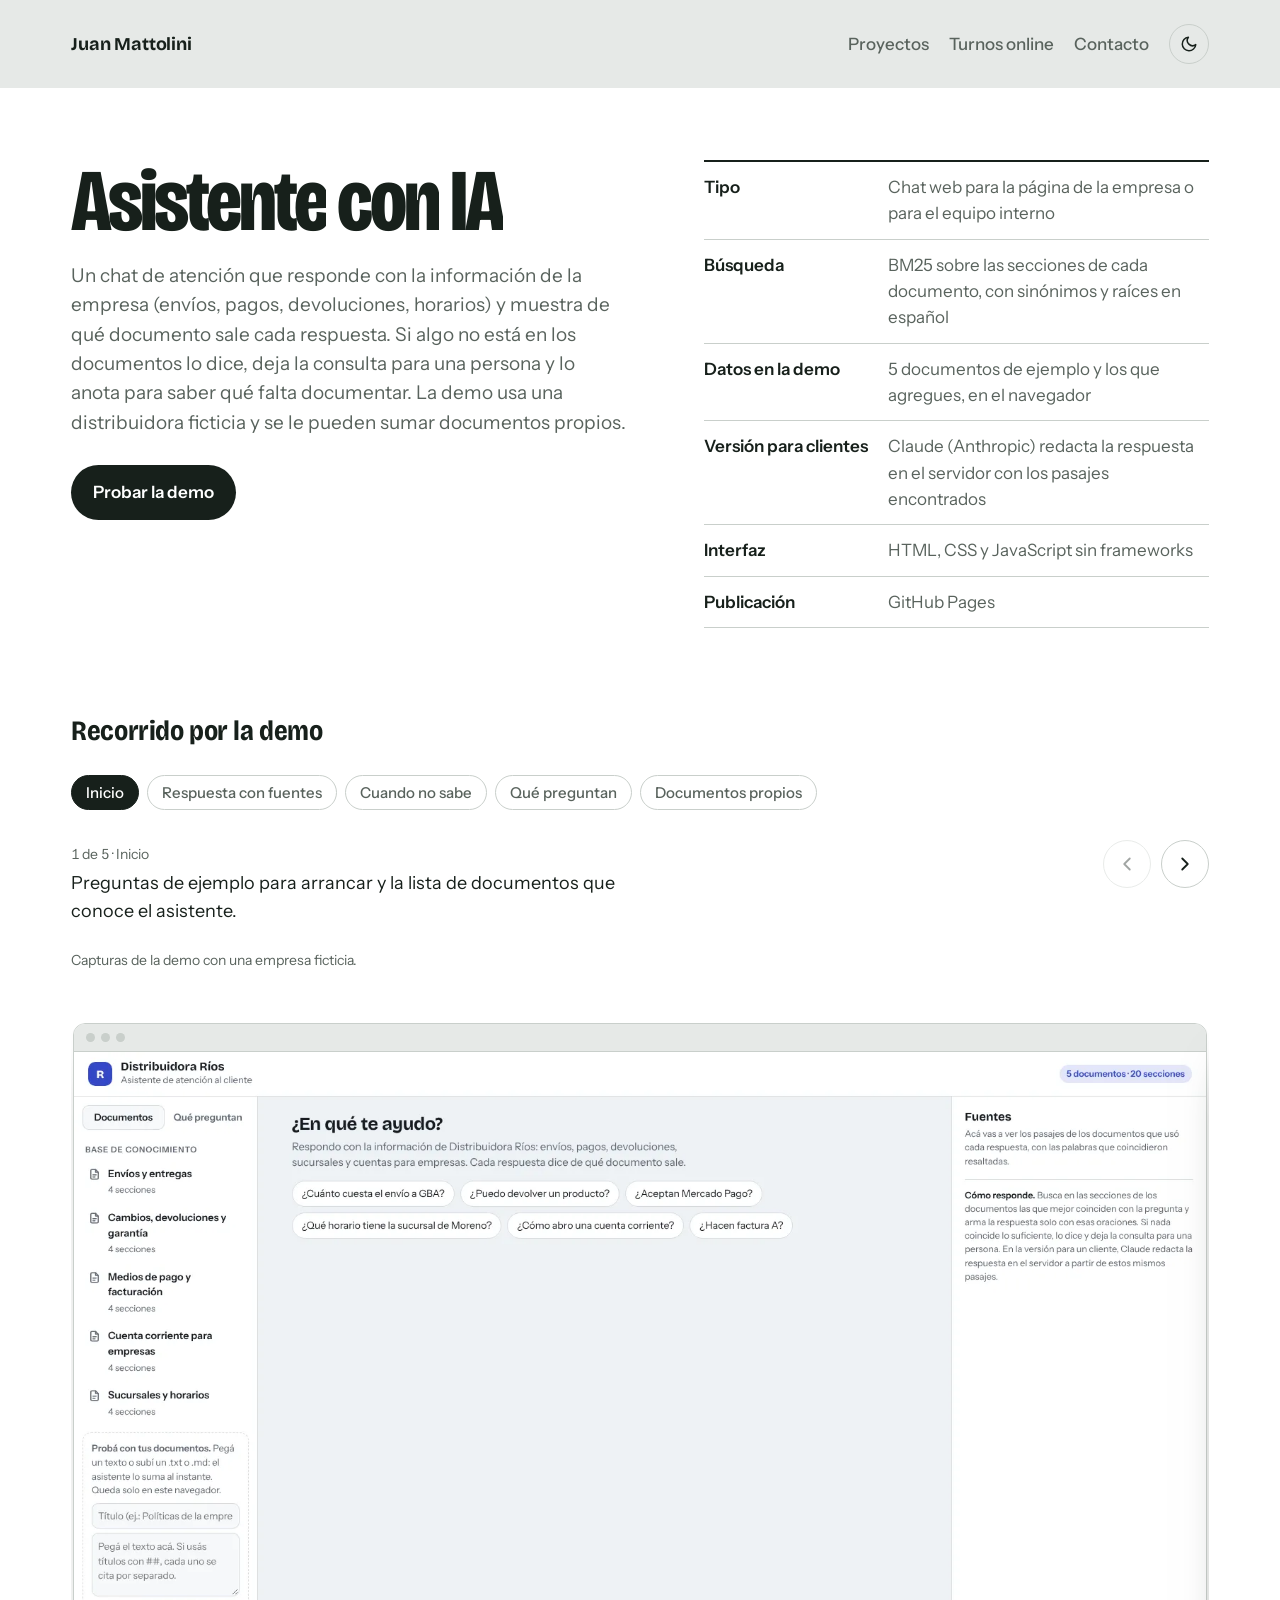
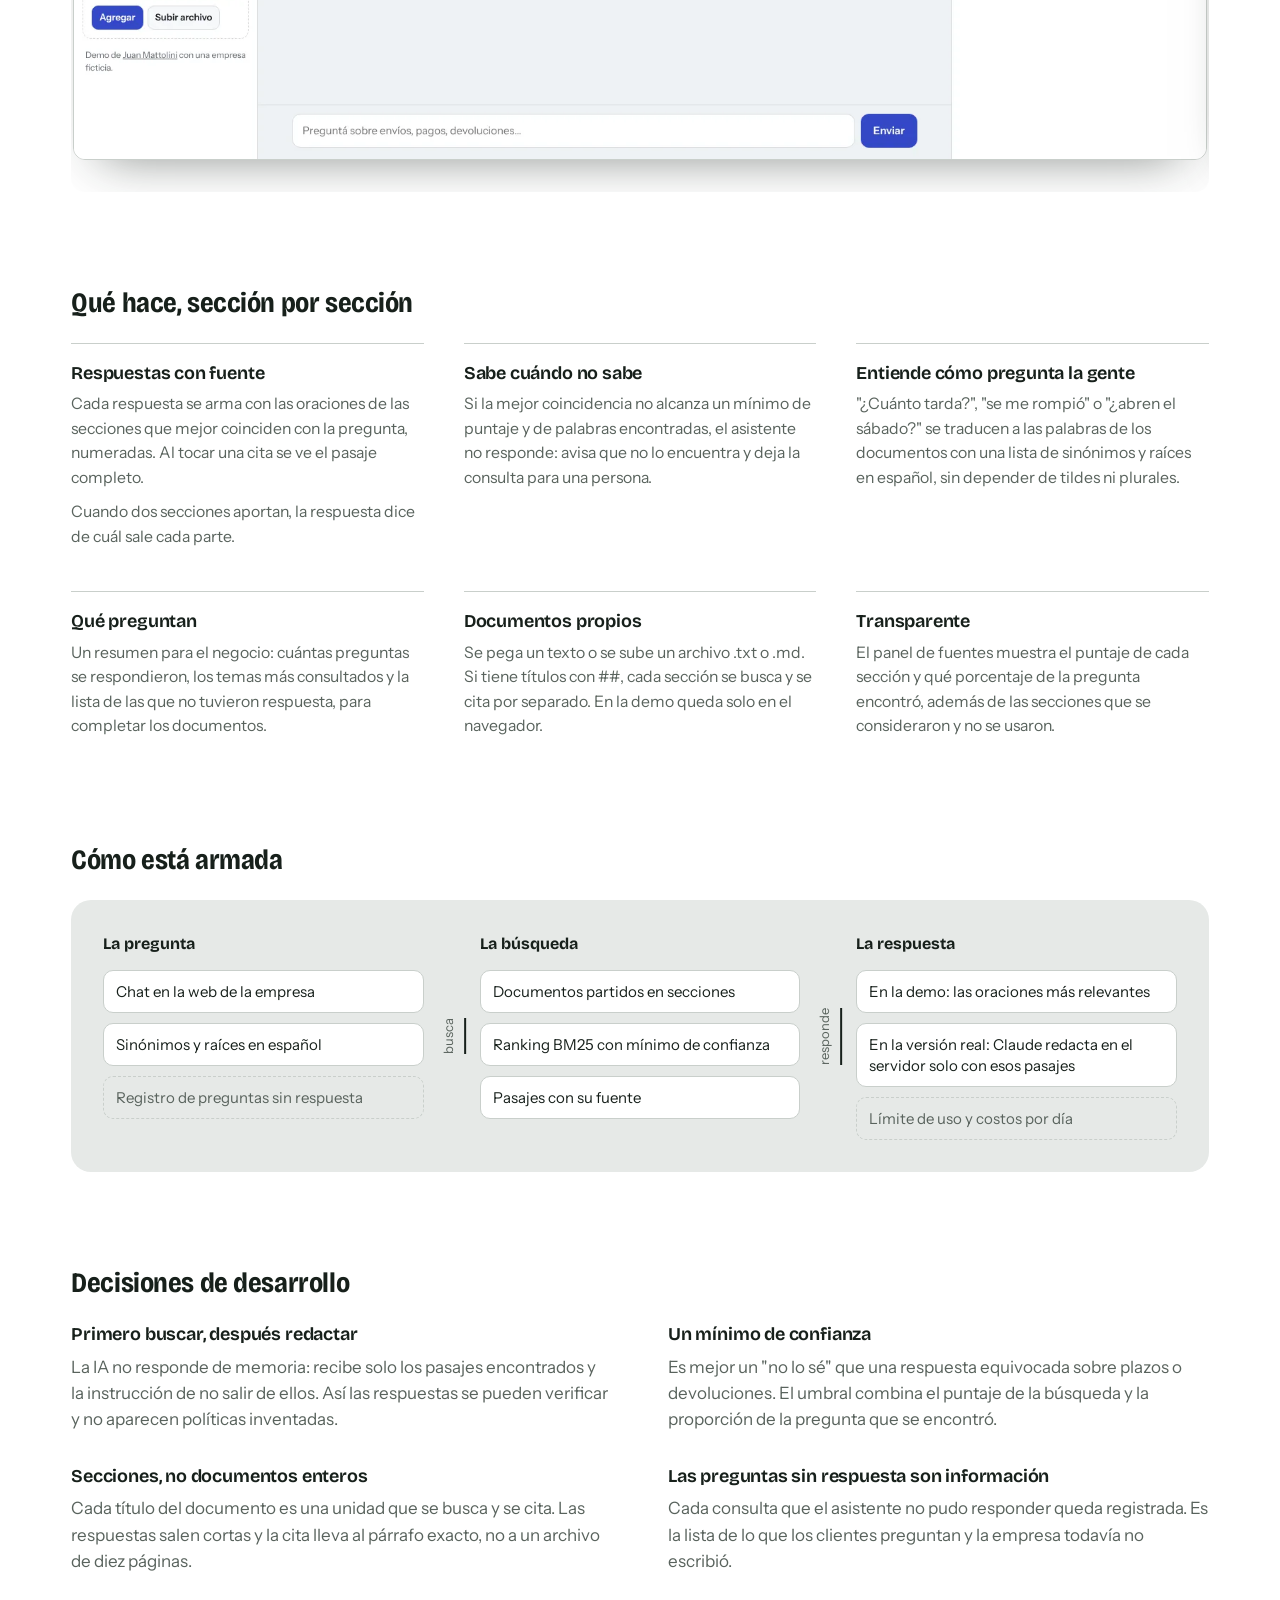
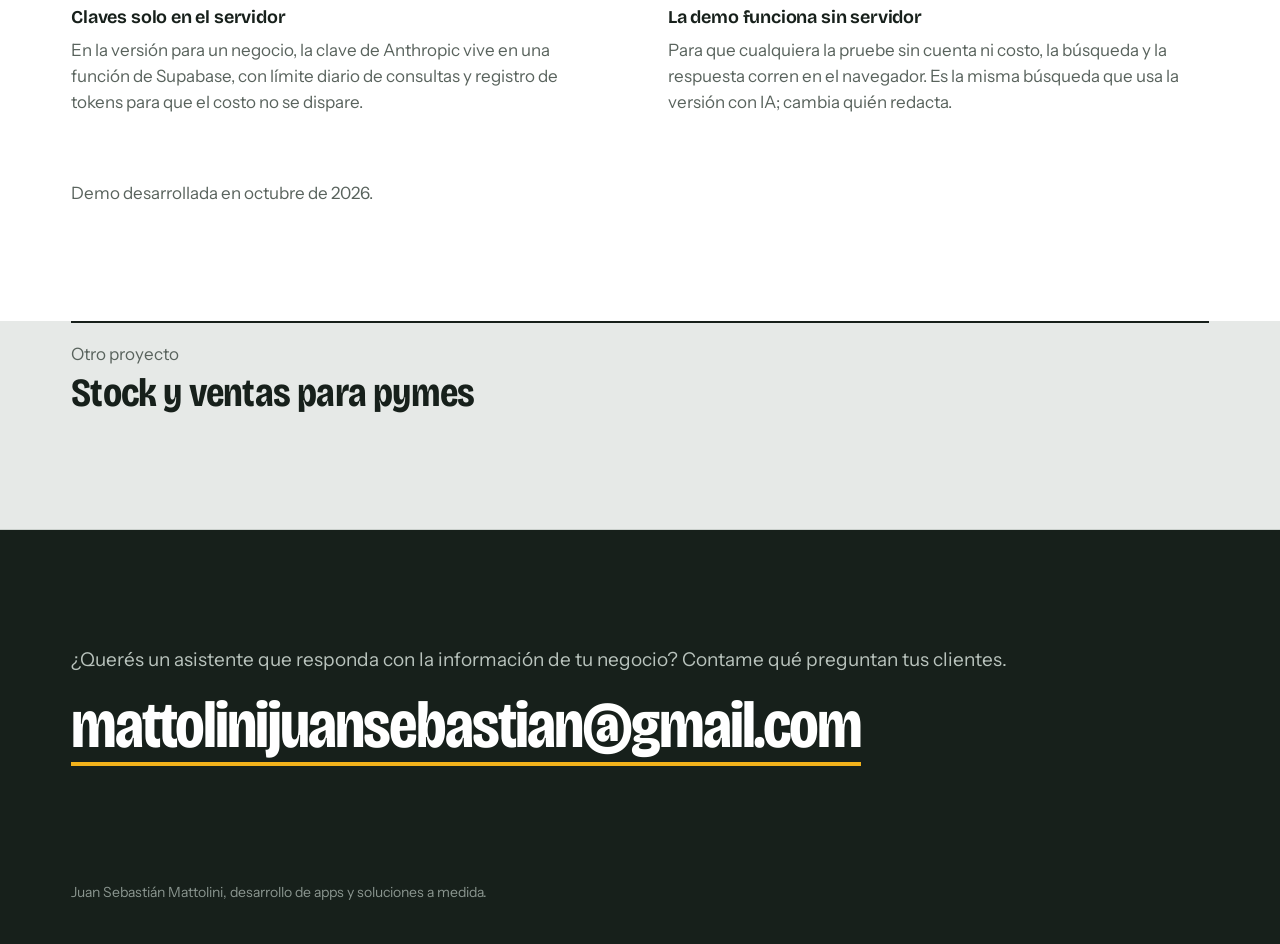
<file: asistente-ia.html>
<!doctype html>
<html lang="es">
<head>
<meta charset="utf-8">
<meta name="viewport" content="width=device-width, initial-scale=1">
<title>Asistente con IA, Juan Mattolini</title>
<meta name="description" content="Caso de desarrollo: asistente que responde con los documentos de una empresa, cita la fuente de cada respuesta y avisa cuando no sabe.">
<meta property="og:title" content="Asistente con IA, caso de desarrollo">
<meta property="og:image" content="capturas/asistente-fuentes-claro.webp">
<link rel="preconnect" href="https://fonts.googleapis.com">
<link rel="preconnect" href="https://fonts.gstatic.com" crossorigin>
<link href="https://fonts.googleapis.com/css2?family=Bricolage+Grotesque:opsz,wdth,wght@12..96,75..100,400..800&family=Instrument+Sans:wght@400;500;600&display=swap" rel="stylesheet">
<meta name="theme-color" content="#E6E9E7" media="(prefers-color-scheme: light)">
<meta name="theme-color" content="#121A16" media="(prefers-color-scheme: dark)">
<script src="tema.js"></script>
<link rel="stylesheet" href="styles.css">
</head>
<body>

<header class="wrap top">
  <a class="home" href="./">Juan Mattolini</a>
  <div class="top-right"><nav class="top-nav"><a href="./#proyectos">Proyectos</a><a href="turnos.html">Turnos online</a><a href="#contacto">Contacto</a></nav><button class="theme-btn" type="button" aria-label="Cambiar a modo oscuro"><svg class="moon" viewBox="0 0 24 24" fill="none" stroke="currentColor" stroke-width="2" stroke-linecap="round" stroke-linejoin="round" aria-hidden="true"><path d="M21 12.8A9 9 0 1 1 11.2 3a7 7 0 0 0 9.8 9.8z"/></svg><svg class="sun" viewBox="0 0 24 24" fill="none" stroke="currentColor" stroke-width="2" stroke-linecap="round" aria-hidden="true"><circle cx="12" cy="12" r="4"/><path d="M12 2v2M12 20v2M4.9 4.9l1.4 1.4M17.7 17.7l1.4 1.4M2 12h2M20 12h2M4.9 19.1l1.4-1.4M17.7 6.3l1.4-1.4"/></svg></button></div>
</header>
<main>
  <section class="case case-first" aria-labelledby="asistente-titulo">
    <div class="wrap">
      <div class="case-intro">
        <div>
          <h1 class="case-title" id="asistente-titulo">Asistente con IA</h1>
          <p class="lead">Un chat de atención que responde con la información de la empresa (envíos, pagos, devoluciones, horarios) y muestra de qué documento sale cada respuesta. Si algo no está en los documentos lo dice, deja la consulta para una persona y lo anota para saber qué falta documentar. La demo usa una distribuidora ficticia y se le pueden sumar documentos propios.</p>
          <p class="links">
            <a class="btn" href="demos/asistente/">Probar la demo</a>
          </p>
        </div>
        <dl class="facts">
          <div><dt>Tipo</dt><dd>Chat web para la página de la empresa o para el equipo interno</dd></div>
          <div><dt>Búsqueda</dt><dd>BM25 sobre las secciones de cada documento, con sinónimos y raíces en español</dd></div>
          <div><dt>Datos en la demo</dt><dd>5 documentos de ejemplo y los que agregues, en el navegador</dd></div>
          <div><dt>Versión para clientes</dt><dd>Claude (Anthropic) redacta la respuesta en el servidor con los pasajes encontrados</dd></div>
          <div><dt>Interfaz</dt><dd>HTML, CSS y JavaScript sin frameworks</dd></div>
          <div><dt>Publicación</dt><dd>GitHub Pages</dd></div>
        </dl>
      </div>

      <section class="tour tour-browser" data-tour aria-labelledby="tour-titulo">
        <div class="tour-stage">
          <div class="tour-track" tabindex="0" aria-label="Pantallas de Asistente con IA. Usá las flechas para recorrerlas.">
          <figure class="tour-slide" data-texto="Preguntas de ejemplo para arrancar y la lista de documentos que conoce el asistente." aria-label="Inicio, 1 de 5"><div class="device-browser"><div class="bar"><i></i><i></i><i></i></div><img class="th-light" src="capturas/asistente-inicio-claro.webp" alt="Asistente con IA: pantalla Inicio" width="1600" height="1000" loading="lazy"><img class="th-dark" src="capturas/asistente-inicio-oscuro.webp" alt="Asistente con IA: pantalla Inicio" width="1600" height="1000" loading="lazy"></div></figure>
          <figure class="tour-slide" data-texto="Cada respuesta numera de qué sección sale. A la derecha, el pasaje completo con las palabras que coincidieron resaltadas." aria-label="Respuesta con fuentes, 2 de 5"><div class="device-browser"><div class="bar"><i></i><i></i><i></i></div><img class="th-light" src="capturas/asistente-fuentes-claro.webp" alt="Asistente con IA: pantalla Respuesta con fuentes" width="1600" height="1000" loading="lazy"><img class="th-dark" src="capturas/asistente-fuentes-oscuro.webp" alt="Asistente con IA: pantalla Respuesta con fuentes" width="1600" height="1000" loading="lazy"></div></figure>
          <figure class="tour-slide" data-texto="Si ninguna sección alcanza el mínimo, no inventa: lo dice y deja la consulta para el equipo." aria-label="Cuando no sabe, 3 de 5"><div class="device-browser"><div class="bar"><i></i><i></i><i></i></div><img class="th-light" src="capturas/asistente-sin-claro.webp" alt="Asistente con IA: pantalla Cuando no sabe" width="1600" height="1000" loading="lazy"><img class="th-dark" src="capturas/asistente-sin-oscuro.webp" alt="Asistente con IA: pantalla Cuando no sabe" width="1600" height="1000" loading="lazy"></div></figure>
          <figure class="tour-slide" data-texto="Temas más consultados y las preguntas sin respuesta, que muestran qué falta sumar a los documentos." aria-label="Qué preguntan, 4 de 5"><div class="device-browser"><div class="bar"><i></i><i></i><i></i></div><img class="th-light" src="capturas/asistente-preguntas-claro.webp" alt="Asistente con IA: pantalla Qué preguntan" width="1600" height="1000" loading="lazy"><img class="th-dark" src="capturas/asistente-preguntas-oscuro.webp" alt="Asistente con IA: pantalla Qué preguntan" width="1600" height="1000" loading="lazy"></div></figure>
          <figure class="tour-slide" data-texto="Se pega un texto o se sube un .txt o .md y el asistente lo usa al instante, citándolo como al resto." aria-label="Documentos propios, 5 de 5"><div class="device-browser"><div class="bar"><i></i><i></i><i></i></div><img class="th-light" src="capturas/asistente-propio-claro.webp" alt="Asistente con IA: pantalla Documentos propios" width="1600" height="1000" loading="lazy"><img class="th-dark" src="capturas/asistente-propio-oscuro.webp" alt="Asistente con IA: pantalla Documentos propios" width="1600" height="1000" loading="lazy"></div></figure>
          </div>
        </div>
        <div class="tour-side">
          <h2 class="case-h tour-h" id="tour-titulo">Recorrido por la demo</h2>
          <ol class="tour-steps">
          <li><button type="button">Inicio</button></li>
          <li><button type="button">Respuesta con fuentes</button></li>
          <li><button type="button">Cuando no sabe</button></li>
          <li><button type="button">Qué preguntan</button></li>
          <li><button type="button">Documentos propios</button></li>
          </ol>
          <div class="tour-now" aria-live="polite"><span class="tour-count"></span><p class="tour-text"></p></div>
          <div class="tour-controls">
            <button class="tour-prev" type="button" aria-label="Pantalla anterior"><svg viewBox="0 0 24 24" aria-hidden="true"><path d="M15 6l-6 6 6 6"/></svg></button>
            <button class="tour-next" type="button" aria-label="Pantalla siguiente"><svg viewBox="0 0 24 24" aria-hidden="true"><path d="M9 6l6 6-6 6"/></svg></button>
          </div>
          <p class="shots-note">Capturas de la demo con una empresa ficticia.</p>
        </div>
      </section>
      <h2 class="case-h">Qué hace, sección por sección</h2>
      <div class="features">
        <article>
          <h3>Respuestas con fuente</h3>
          <p>Cada respuesta se arma con las oraciones de las secciones que mejor coinciden con la pregunta, numeradas. Al tocar una cita se ve el pasaje completo.</p>
          <p>Cuando dos secciones aportan, la respuesta dice de cuál sale cada parte.</p>
        </article>
        <article>
          <h3>Sabe cuándo no sabe</h3>
          <p>Si la mejor coincidencia no alcanza un mínimo de puntaje y de palabras encontradas, el asistente no responde: avisa que no lo encuentra y deja la consulta para una persona.</p>
        </article>
        <article>
          <h3>Entiende cómo pregunta la gente</h3>
          <p>"¿Cuánto tarda?", "se me rompió" o "¿abren el sábado?" se traducen a las palabras de los documentos con una lista de sinónimos y raíces en español, sin depender de tildes ni plurales.</p>
        </article>
        <article>
          <h3>Qué preguntan</h3>
          <p>Un resumen para el negocio: cuántas preguntas se respondieron, los temas más consultados y la lista de las que no tuvieron respuesta, para completar los documentos.</p>
        </article>
        <article>
          <h3>Documentos propios</h3>
          <p>Se pega un texto o se sube un archivo .txt o .md. Si tiene títulos con ##, cada sección se busca y se cita por separado. En la demo queda solo en el navegador.</p>
        </article>
        <article>
          <h3>Transparente</h3>
          <p>El panel de fuentes muestra el puntaje de cada sección y qué porcentaje de la pregunta encontró, además de las secciones que se consideraron y no se usaron.</p>
        </article>
      </div>
      <h2 class="case-h">Cómo está armada</h2>
      <div class="arch" role="img" aria-label="Diagrama: la pregunta se busca en las secciones de los documentos. En la demo la respuesta se arma con las oraciones encontradas; en la versión para un negocio esos pasajes se envían a Claude desde el servidor para que redacte, con la instrucción de no salir de ellos.">
        <div class="arch-col">
          <p class="arch-title">La pregunta</p>
          <div class="node">Chat en la web de la empresa</div>
          <div class="node">Sinónimos y raíces en español</div>
          <div class="node node-soft">Registro de preguntas sin respuesta</div>
        </div>
        <div class="arch-link"><span>busca</span></div>
        <div class="arch-col">
          <p class="arch-title">La búsqueda</p>
          <div class="node">Documentos partidos en secciones</div>
          <div class="node">Ranking BM25 con mínimo de confianza</div>
          <div class="node">Pasajes con su fuente</div>
        </div>
        <div class="arch-link"><span>responde</span></div>
        <div class="arch-col">
          <p class="arch-title">La respuesta</p>
          <div class="node">En la demo: las oraciones más relevantes</div>
          <div class="node">En la versión real: Claude redacta en el servidor solo con esos pasajes</div>
          <div class="node node-soft">Límite de uso y costos por día</div>
        </div>
      </div>
      <h2 class="case-h">Decisiones de desarrollo</h2>
      <div class="decisions">
        <div>
          <h3>Primero buscar, después redactar</h3>
          <p>La IA no responde de memoria: recibe solo los pasajes encontrados y la instrucción de no salir de ellos. Así las respuestas se pueden verificar y no aparecen políticas inventadas.</p>
        </div>
        <div>
          <h3>Un mínimo de confianza</h3>
          <p>Es mejor un "no lo sé" que una respuesta equivocada sobre plazos o devoluciones. El umbral combina el puntaje de la búsqueda y la proporción de la pregunta que se encontró.</p>
        </div>
        <div>
          <h3>Secciones, no documentos enteros</h3>
          <p>Cada título del documento es una unidad que se busca y se cita. Las respuestas salen cortas y la cita lleva al párrafo exacto, no a un archivo de diez páginas.</p>
        </div>
        <div>
          <h3>Las preguntas sin respuesta son información</h3>
          <p>Cada consulta que el asistente no pudo responder queda registrada. Es la lista de lo que los clientes preguntan y la empresa todavía no escribió.</p>
        </div>
        <div>
          <h3>Claves solo en el servidor</h3>
          <p>En la versión para un negocio, la clave de Anthropic vive en una función de Supabase, con límite diario de consultas y registro de tokens para que el costo no se dispare.</p>
        </div>
        <div>
          <h3>La demo funciona sin servidor</h3>
          <p>Para que cualquiera la pruebe sin cuenta ni costo, la búsqueda y la respuesta corren en el navegador. Es la misma búsqueda que usa la versión con IA; cambia quién redacta.</p>
        </div>
      </div>

      <p class="case-foot case-foot-gap">Demo desarrollada en octubre de 2026.</p>
    </div>
  </section>

  <section class="wrap next" aria-label="Otro proyecto">
    <a href="stock.html"><span>Otro proyecto</span><b>Stock y ventas para pymes</b></a>
  </section>
</main>

<section class="contact" id="contacto" aria-labelledby="contacto-titulo">
  <div class="wrap">
    <p id="contacto-titulo">¿Querés un asistente que responda con la información de tu negocio? Contame qué preguntan tus clientes.</p>
    <a class="mail" href="mailto:mattolinijuansebastian@gmail.com?subject=Quiero%20un%20asistente%20con%20IA">mattolinijuansebastian@gmail.com</a>
    <footer>Juan Sebastián Mattolini, desarrollo de apps y soluciones a medida.</footer>
  </div>
</section>
<script src="tour.js"></script>
<script src="motion.js"></script>
</body>
</html>
</file>
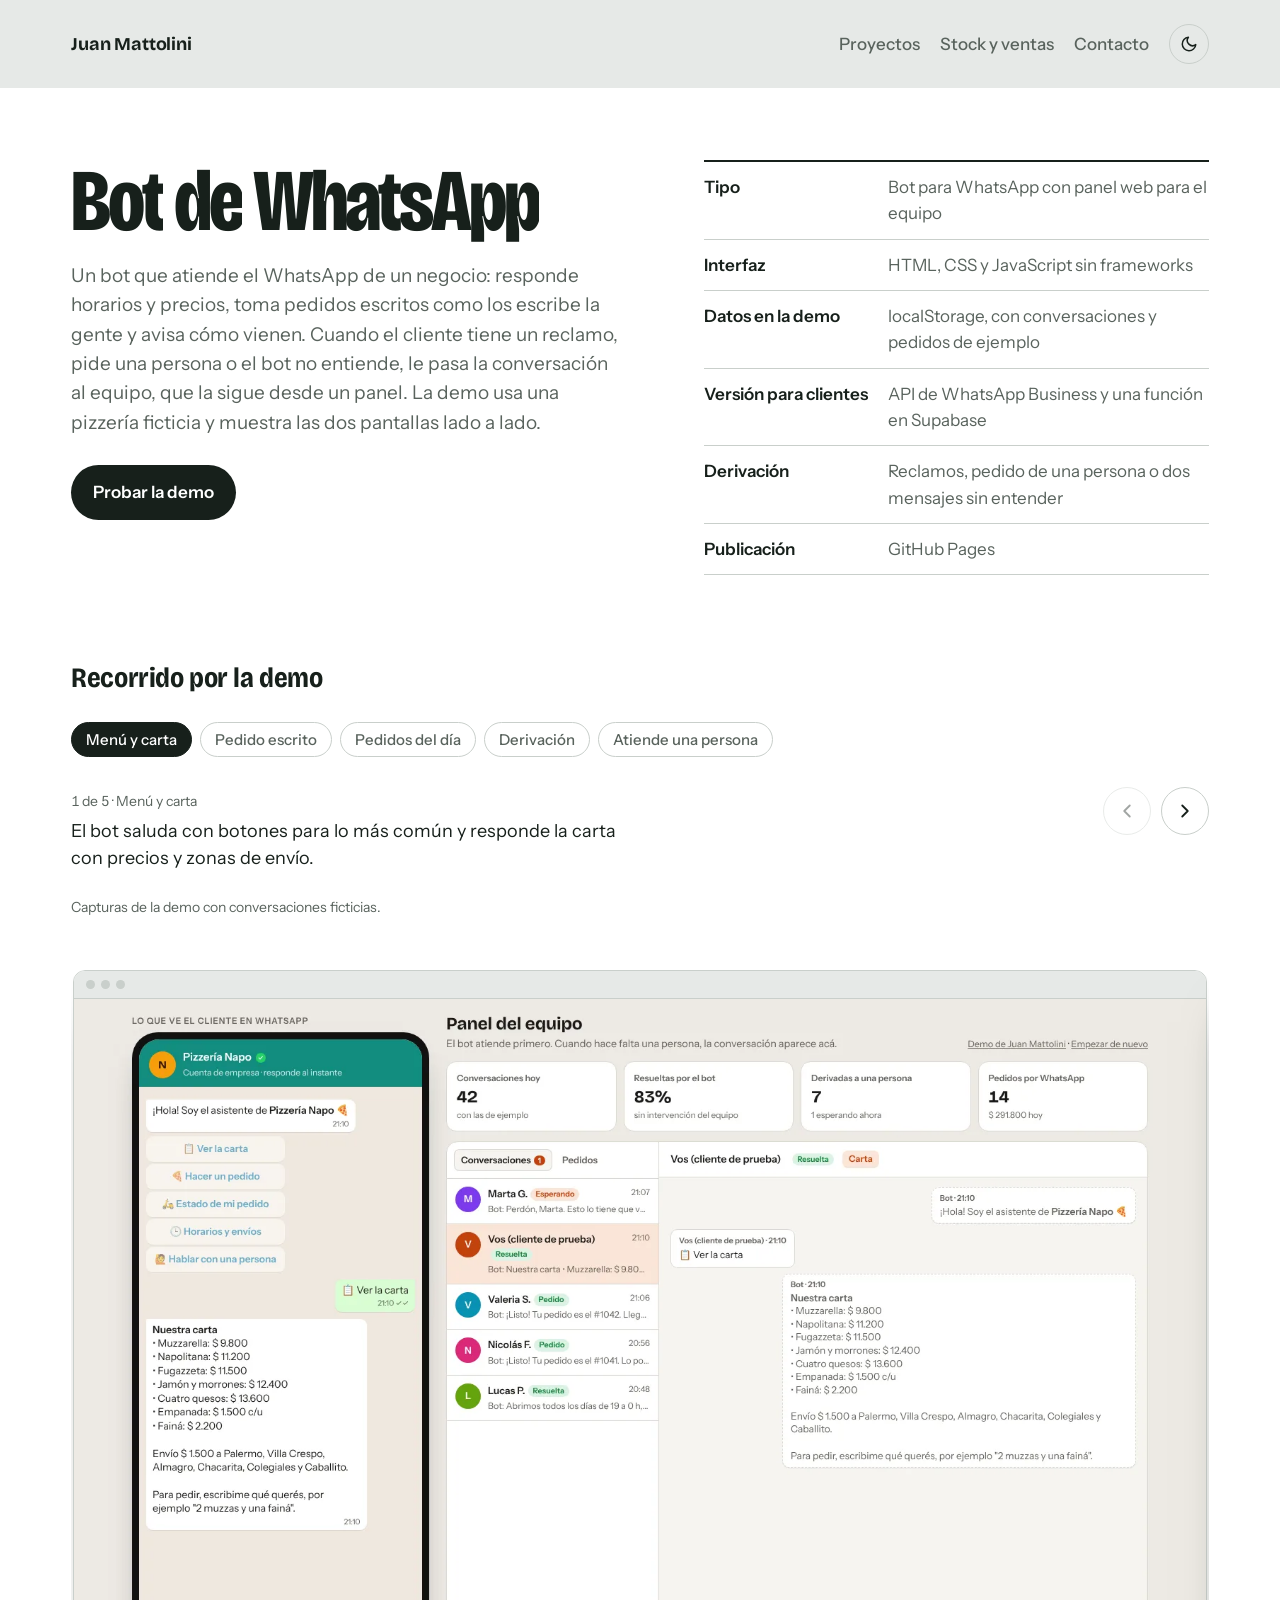
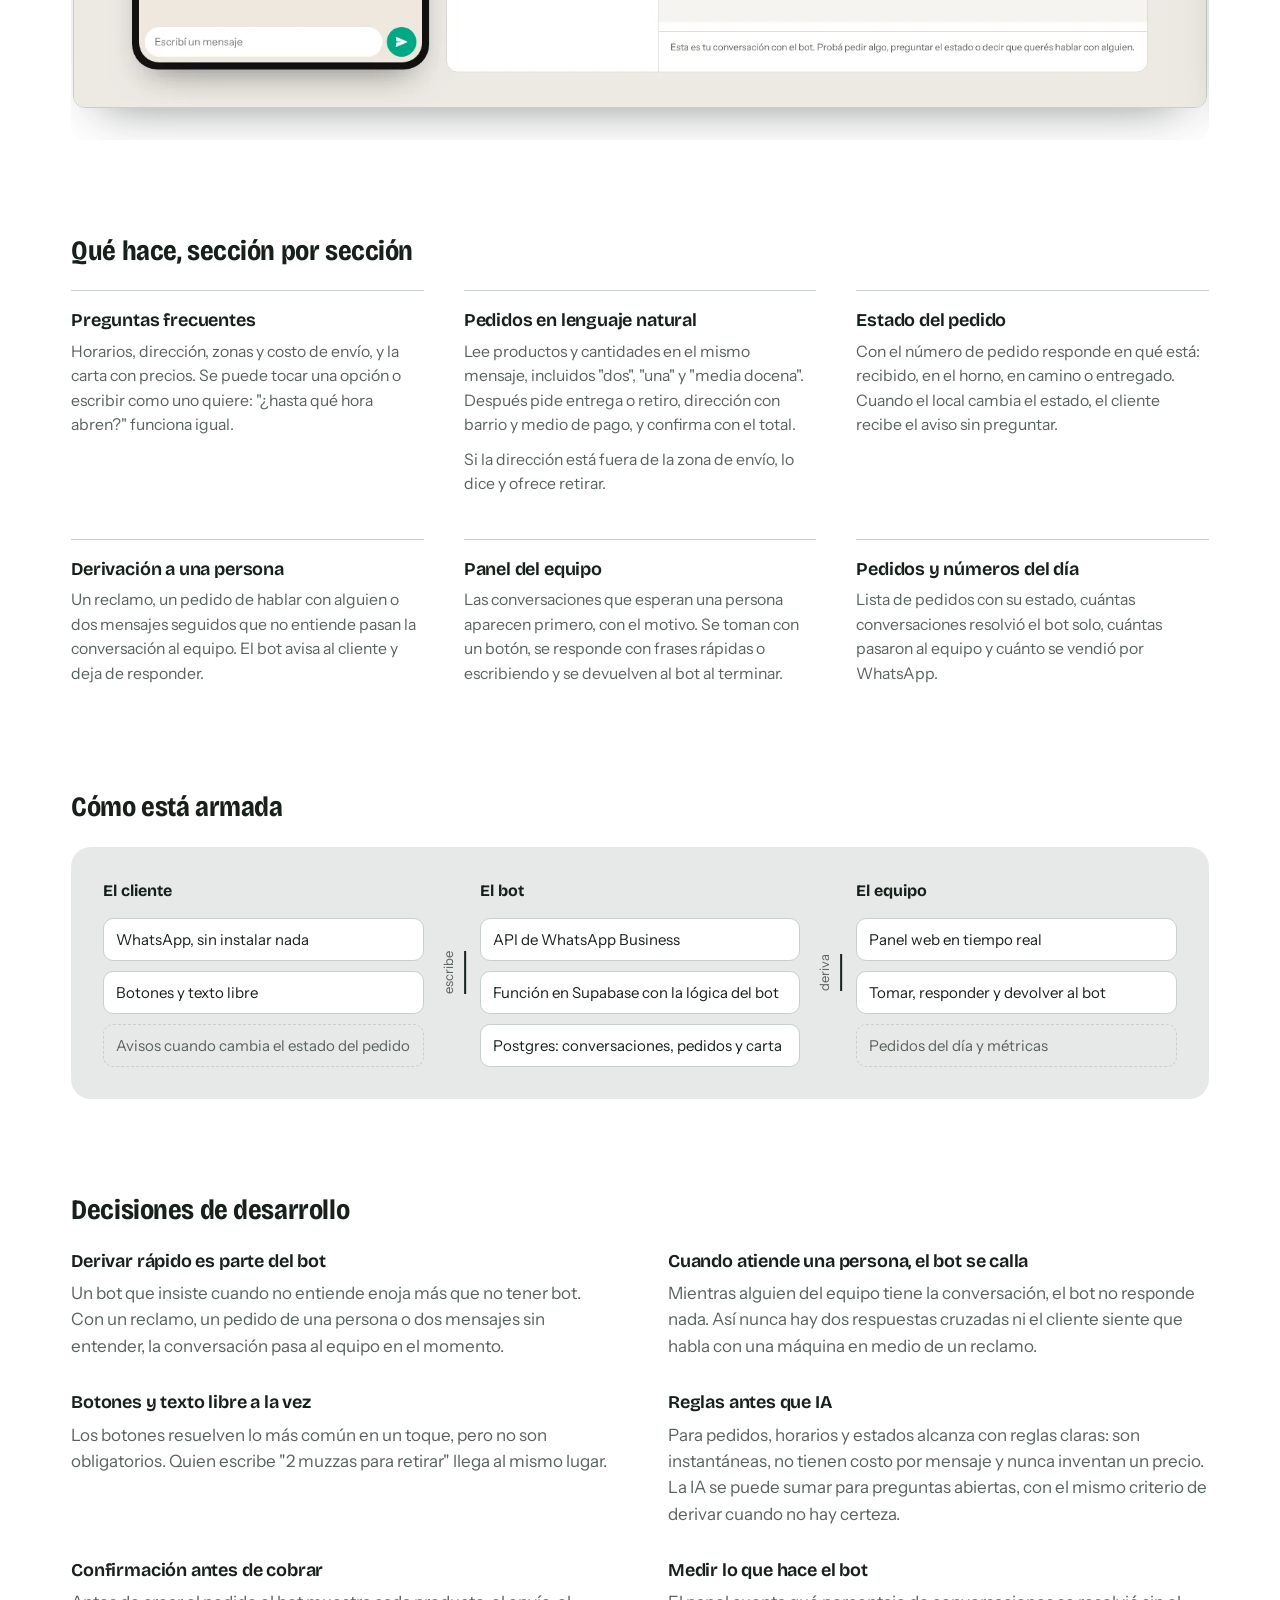
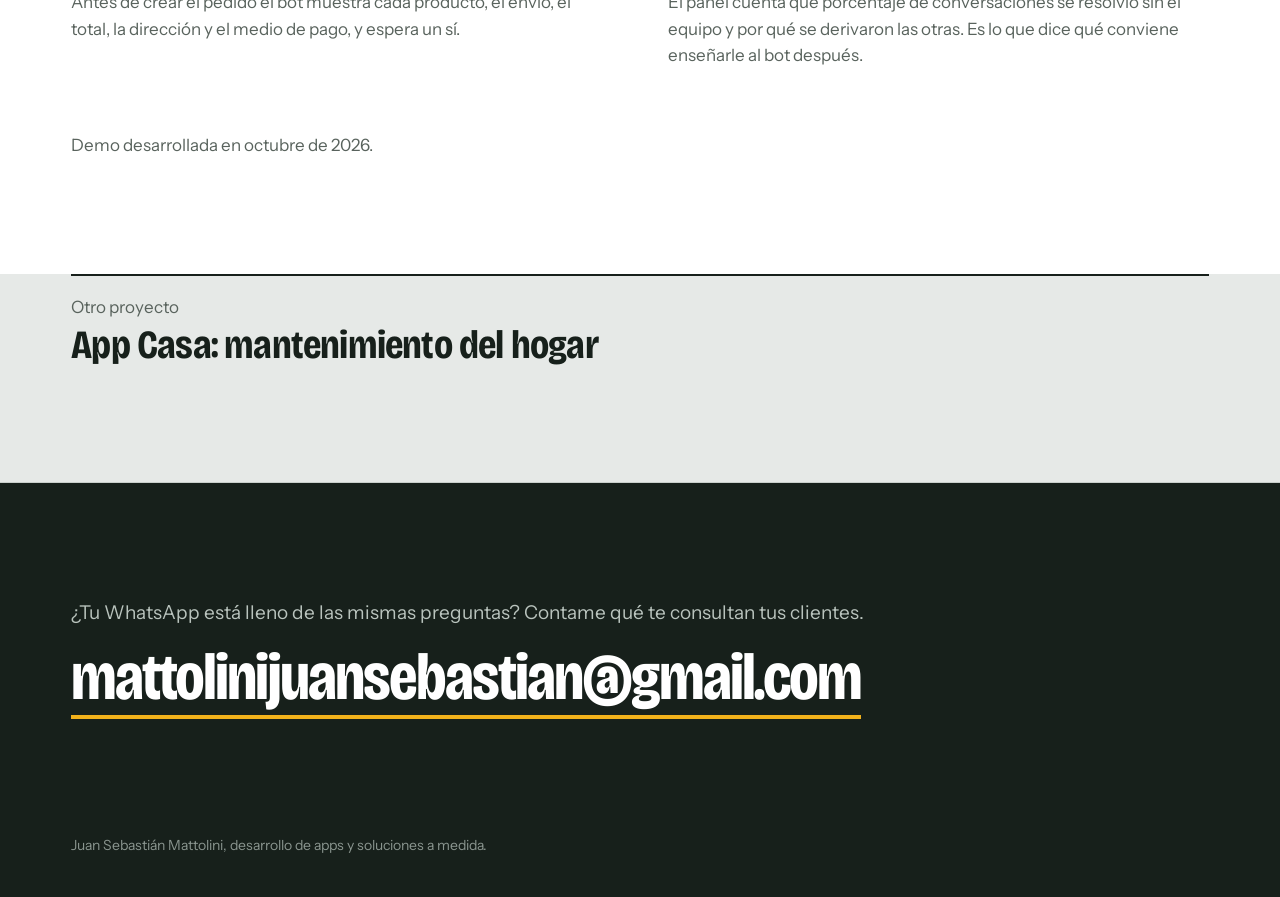
<file: bot-whatsapp.html>
<!doctype html>
<html lang="es">
<head>
<meta charset="utf-8">
<meta name="viewport" content="width=device-width, initial-scale=1">
<title>Bot de WhatsApp, Juan Mattolini</title>
<meta name="description" content="Caso de desarrollo: bot de WhatsApp para atención al cliente que responde preguntas frecuentes, toma pedidos y deriva a una persona cuando hace falta.">
<meta property="og:title" content="Bot de WhatsApp, caso de desarrollo">
<meta property="og:image" content="capturas/wa-pedido-claro.webp">
<link rel="preconnect" href="https://fonts.googleapis.com">
<link rel="preconnect" href="https://fonts.gstatic.com" crossorigin>
<link href="https://fonts.googleapis.com/css2?family=Bricolage+Grotesque:opsz,wdth,wght@12..96,75..100,400..800&family=Instrument+Sans:wght@400;500;600&display=swap" rel="stylesheet">
<meta name="theme-color" content="#E6E9E7" media="(prefers-color-scheme: light)">
<meta name="theme-color" content="#121A16" media="(prefers-color-scheme: dark)">
<script src="tema.js"></script>
<link rel="stylesheet" href="styles.css">
</head>
<body>

<header class="wrap top">
  <a class="home" href="./">Juan Mattolini</a>
  <div class="top-right"><nav class="top-nav"><a href="./#proyectos">Proyectos</a><a href="stock.html">Stock y ventas</a><a href="#contacto">Contacto</a></nav><button class="theme-btn" type="button" aria-label="Cambiar a modo oscuro"><svg class="moon" viewBox="0 0 24 24" fill="none" stroke="currentColor" stroke-width="2" stroke-linecap="round" stroke-linejoin="round" aria-hidden="true"><path d="M21 12.8A9 9 0 1 1 11.2 3a7 7 0 0 0 9.8 9.8z"/></svg><svg class="sun" viewBox="0 0 24 24" fill="none" stroke="currentColor" stroke-width="2" stroke-linecap="round" aria-hidden="true"><circle cx="12" cy="12" r="4"/><path d="M12 2v2M12 20v2M4.9 4.9l1.4 1.4M17.7 17.7l1.4 1.4M2 12h2M20 12h2M4.9 19.1l1.4-1.4M17.7 6.3l1.4-1.4"/></svg></button></div>
</header>
<main>
  <section class="case case-first" aria-labelledby="bot-titulo">
    <div class="wrap">
      <div class="case-intro">
        <div>
          <h1 class="case-title" id="bot-titulo">Bot de WhatsApp</h1>
          <p class="lead">Un bot que atiende el WhatsApp de un negocio: responde horarios y precios, toma pedidos escritos como los escribe la gente y avisa cómo vienen. Cuando el cliente tiene un reclamo, pide una persona o el bot no entiende, le pasa la conversación al equipo, que la sigue desde un panel. La demo usa una pizzería ficticia y muestra las dos pantallas lado a lado.</p>
          <p class="links">
            <a class="btn" href="demos/whatsapp/">Probar la demo</a>
          </p>
        </div>
        <dl class="facts">
          <div><dt>Tipo</dt><dd>Bot para WhatsApp con panel web para el equipo</dd></div>
          <div><dt>Interfaz</dt><dd>HTML, CSS y JavaScript sin frameworks</dd></div>
          <div><dt>Datos en la demo</dt><dd>localStorage, con conversaciones y pedidos de ejemplo</dd></div>
          <div><dt>Versión para clientes</dt><dd>API de WhatsApp Business y una función en Supabase</dd></div>
          <div><dt>Derivación</dt><dd>Reclamos, pedido de una persona o dos mensajes sin entender</dd></div>
          <div><dt>Publicación</dt><dd>GitHub Pages</dd></div>
        </dl>
      </div>

      <section class="tour tour-browser" data-tour aria-labelledby="tour-titulo">
        <div class="tour-stage">
          <div class="tour-track" tabindex="0" aria-label="Pantallas de Bot de WhatsApp. Usá las flechas para recorrerlas.">
          <figure class="tour-slide" data-texto="El bot saluda con botones para lo más común y responde la carta con precios y zonas de envío." aria-label="Menú y carta, 1 de 5"><div class="device-browser"><div class="bar"><i></i><i></i><i></i></div><img class="th-light" src="capturas/wa-carta-claro.webp" alt="Bot de WhatsApp: pantalla Menú y carta" width="1600" height="1000" loading="lazy"><img class="th-dark" src="capturas/wa-carta-oscuro.webp" alt="Bot de WhatsApp: pantalla Menú y carta" width="1600" height="1000" loading="lazy"></div></figure>
          <figure class="tour-slide" data-texto=""Quiero 2 muzzas y media docena de empanadas" se entiende directo. Después pregunta entrega, dirección y pago, y muestra el resumen." aria-label="Pedido escrito, 2 de 5"><div class="device-browser"><div class="bar"><i></i><i></i><i></i></div><img class="th-light" src="capturas/wa-pedido-claro.webp" alt="Bot de WhatsApp: pantalla Pedido escrito" width="1600" height="1000" loading="lazy"><img class="th-dark" src="capturas/wa-pedido-oscuro.webp" alt="Bot de WhatsApp: pantalla Pedido escrito" width="1600" height="1000" loading="lazy"></div></figure>
          <figure class="tour-slide" data-texto="El pedido confirmado aparece en el panel. Al cambiarle el estado, el cliente recibe el aviso por WhatsApp." aria-label="Pedidos del día, 3 de 5"><div class="device-browser"><div class="bar"><i></i><i></i><i></i></div><img class="th-light" src="capturas/wa-pedidos-claro.webp" alt="Bot de WhatsApp: pantalla Pedidos del día" width="1600" height="1000" loading="lazy"><img class="th-dark" src="capturas/wa-pedidos-oscuro.webp" alt="Bot de WhatsApp: pantalla Pedidos del día" width="1600" height="1000" loading="lazy"></div></figure>
          <figure class="tour-slide" data-texto="Ante un reclamo el bot no discute: pide perdón, deja de responder y la conversación sube primera en el panel con el motivo." aria-label="Derivación, 4 de 5"><div class="device-browser"><div class="bar"><i></i><i></i><i></i></div><img class="th-light" src="capturas/wa-derivada-claro.webp" alt="Bot de WhatsApp: pantalla Derivación" width="1600" height="1000" loading="lazy"><img class="th-dark" src="capturas/wa-derivada-oscuro.webp" alt="Bot de WhatsApp: pantalla Derivación" width="1600" height="1000" loading="lazy"></div></figure>
          <figure class="tour-slide" data-texto="Sofía toma la conversación, responde con frases rápidas o escribiendo, y después la devuelve al bot." aria-label="Atiende una persona, 5 de 5"><div class="device-browser"><div class="bar"><i></i><i></i><i></i></div><img class="th-light" src="capturas/wa-equipo-claro.webp" alt="Bot de WhatsApp: pantalla Atiende una persona" width="1600" height="1000" loading="lazy"><img class="th-dark" src="capturas/wa-equipo-oscuro.webp" alt="Bot de WhatsApp: pantalla Atiende una persona" width="1600" height="1000" loading="lazy"></div></figure>
          </div>
        </div>
        <div class="tour-side">
          <h2 class="case-h tour-h" id="tour-titulo">Recorrido por la demo</h2>
          <ol class="tour-steps">
          <li><button type="button">Menú y carta</button></li>
          <li><button type="button">Pedido escrito</button></li>
          <li><button type="button">Pedidos del día</button></li>
          <li><button type="button">Derivación</button></li>
          <li><button type="button">Atiende una persona</button></li>
          </ol>
          <div class="tour-now" aria-live="polite"><span class="tour-count"></span><p class="tour-text"></p></div>
          <div class="tour-controls">
            <button class="tour-prev" type="button" aria-label="Pantalla anterior"><svg viewBox="0 0 24 24" aria-hidden="true"><path d="M15 6l-6 6 6 6"/></svg></button>
            <button class="tour-next" type="button" aria-label="Pantalla siguiente"><svg viewBox="0 0 24 24" aria-hidden="true"><path d="M9 6l6 6-6 6"/></svg></button>
          </div>
          <p class="shots-note">Capturas de la demo con conversaciones ficticias.</p>
        </div>
      </section>
      <h2 class="case-h">Qué hace, sección por sección</h2>
      <div class="features">
        <article>
          <h3>Preguntas frecuentes</h3>
          <p>Horarios, dirección, zonas y costo de envío, y la carta con precios. Se puede tocar una opción o escribir como uno quiere: "¿hasta qué hora abren?" funciona igual.</p>
        </article>
        <article>
          <h3>Pedidos en lenguaje natural</h3>
          <p>Lee productos y cantidades en el mismo mensaje, incluidos "dos", "una" y "media docena". Después pide entrega o retiro, dirección con barrio y medio de pago, y confirma con el total.</p>
          <p>Si la dirección está fuera de la zona de envío, lo dice y ofrece retirar.</p>
        </article>
        <article>
          <h3>Estado del pedido</h3>
          <p>Con el número de pedido responde en qué está: recibido, en el horno, en camino o entregado. Cuando el local cambia el estado, el cliente recibe el aviso sin preguntar.</p>
        </article>
        <article>
          <h3>Derivación a una persona</h3>
          <p>Un reclamo, un pedido de hablar con alguien o dos mensajes seguidos que no entiende pasan la conversación al equipo. El bot avisa al cliente y deja de responder.</p>
        </article>
        <article>
          <h3>Panel del equipo</h3>
          <p>Las conversaciones que esperan una persona aparecen primero, con el motivo. Se toman con un botón, se responde con frases rápidas o escribiendo y se devuelven al bot al terminar.</p>
        </article>
        <article>
          <h3>Pedidos y números del día</h3>
          <p>Lista de pedidos con su estado, cuántas conversaciones resolvió el bot solo, cuántas pasaron al equipo y cuánto se vendió por WhatsApp.</p>
        </article>
      </div>
      <h2 class="case-h">Cómo está armada</h2>
      <div class="arch" role="img" aria-label="Diagrama: el cliente escribe por WhatsApp. En la versión para un negocio, la API de WhatsApp Business le pasa el mensaje a una función en Supabase, que decide la respuesta con la lógica del bot, guarda la conversación y los pedidos, y avisa al panel del equipo cuando hace falta una persona.">
        <div class="arch-col">
          <p class="arch-title">El cliente</p>
          <div class="node">WhatsApp, sin instalar nada</div>
          <div class="node">Botones y texto libre</div>
          <div class="node node-soft">Avisos cuando cambia el estado del pedido</div>
        </div>
        <div class="arch-link"><span>escribe</span></div>
        <div class="arch-col">
          <p class="arch-title">El bot</p>
          <div class="node">API de WhatsApp Business</div>
          <div class="node">Función en Supabase con la lógica del bot</div>
          <div class="node">Postgres: conversaciones, pedidos y carta</div>
        </div>
        <div class="arch-link"><span>deriva</span></div>
        <div class="arch-col">
          <p class="arch-title">El equipo</p>
          <div class="node">Panel web en tiempo real</div>
          <div class="node">Tomar, responder y devolver al bot</div>
          <div class="node node-soft">Pedidos del día y métricas</div>
        </div>
      </div>
      <h2 class="case-h">Decisiones de desarrollo</h2>
      <div class="decisions">
        <div>
          <h3>Derivar rápido es parte del bot</h3>
          <p>Un bot que insiste cuando no entiende enoja más que no tener bot. Con un reclamo, un pedido de una persona o dos mensajes sin entender, la conversación pasa al equipo en el momento.</p>
        </div>
        <div>
          <h3>Cuando atiende una persona, el bot se calla</h3>
          <p>Mientras alguien del equipo tiene la conversación, el bot no responde nada. Así nunca hay dos respuestas cruzadas ni el cliente siente que habla con una máquina en medio de un reclamo.</p>
        </div>
        <div>
          <h3>Botones y texto libre a la vez</h3>
          <p>Los botones resuelven lo más común en un toque, pero no son obligatorios. Quien escribe "2 muzzas para retirar" llega al mismo lugar.</p>
        </div>
        <div>
          <h3>Reglas antes que IA</h3>
          <p>Para pedidos, horarios y estados alcanza con reglas claras: son instantáneas, no tienen costo por mensaje y nunca inventan un precio. La IA se puede sumar para preguntas abiertas, con el mismo criterio de derivar cuando no hay certeza.</p>
        </div>
        <div>
          <h3>Confirmación antes de cobrar</h3>
          <p>Antes de crear el pedido el bot muestra cada producto, el envío, el total, la dirección y el medio de pago, y espera un sí.</p>
        </div>
        <div>
          <h3>Medir lo que hace el bot</h3>
          <p>El panel cuenta qué porcentaje de conversaciones se resolvió sin el equipo y por qué se derivaron las otras. Es lo que dice qué conviene enseñarle al bot después.</p>
        </div>
      </div>

      <p class="case-foot case-foot-gap">Demo desarrollada en octubre de 2026.</p>
    </div>
  </section>

  <section class="wrap next" aria-label="Otro proyecto">
    <a href="app-casa.html"><span>Otro proyecto</span><b>App Casa: mantenimiento del hogar</b></a>
  </section>
</main>

<section class="contact" id="contacto" aria-labelledby="contacto-titulo">
  <div class="wrap">
    <p id="contacto-titulo">¿Tu WhatsApp está lleno de las mismas preguntas? Contame qué te consultan tus clientes.</p>
    <a class="mail" href="mailto:mattolinijuansebastian@gmail.com?subject=Quiero%20un%20bot%20de%20WhatsApp">mattolinijuansebastian@gmail.com</a>
    <footer>Juan Sebastián Mattolini, desarrollo de apps y soluciones a medida.</footer>
  </div>
</section>
<script src="tour.js"></script>
<script src="motion.js"></script>
</body>
</html>
</file>
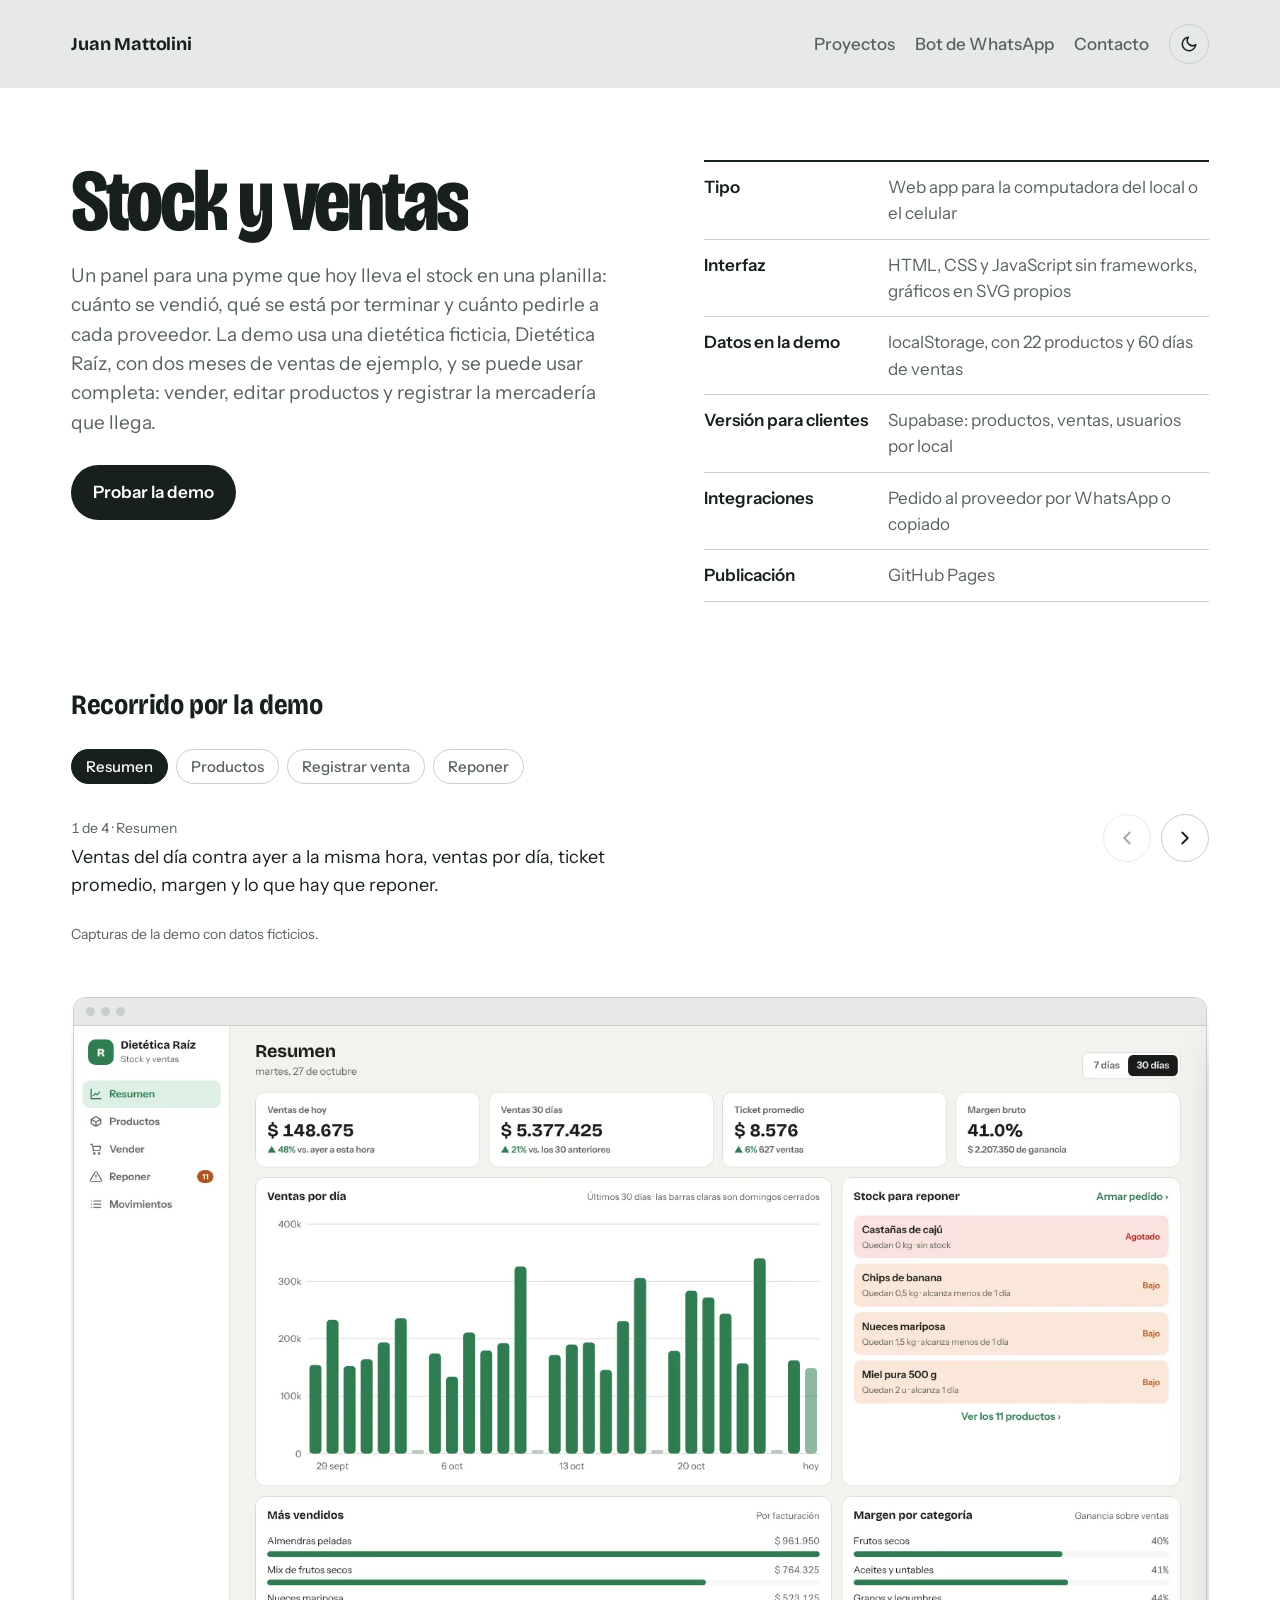
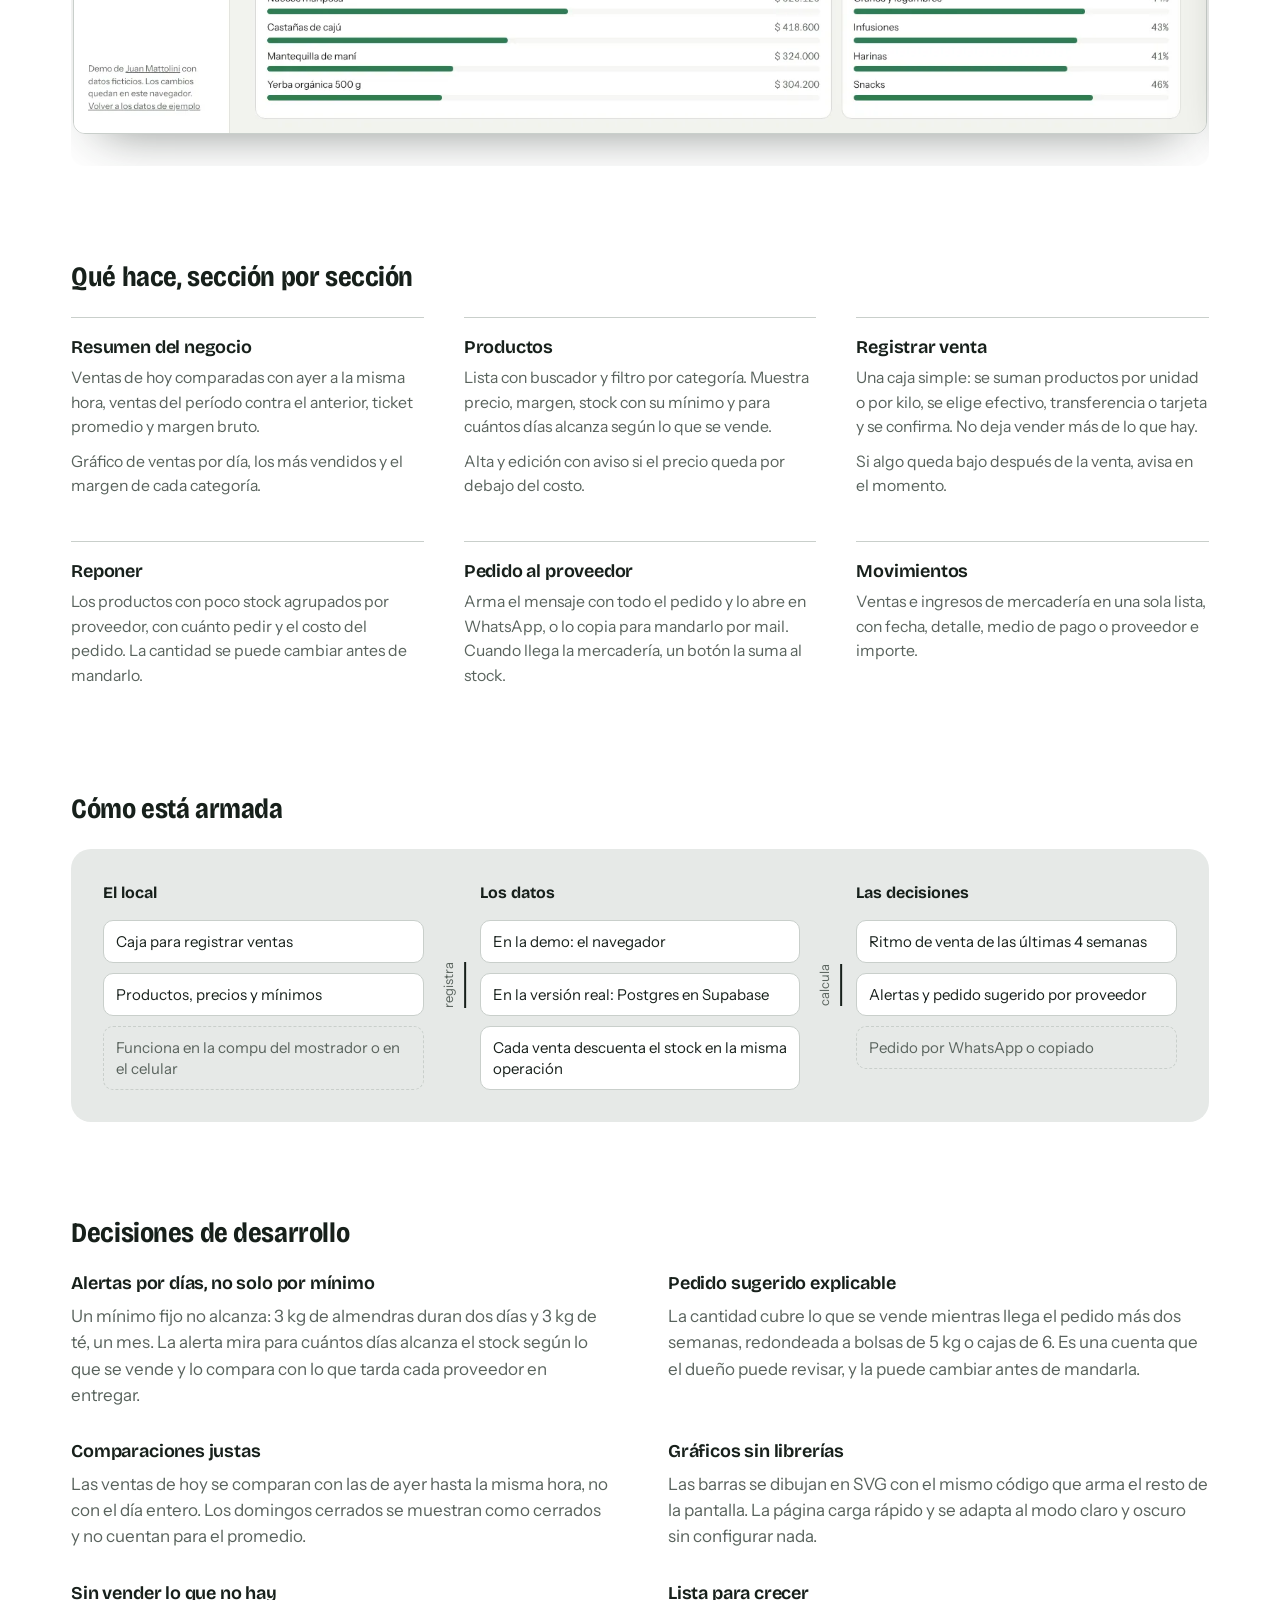
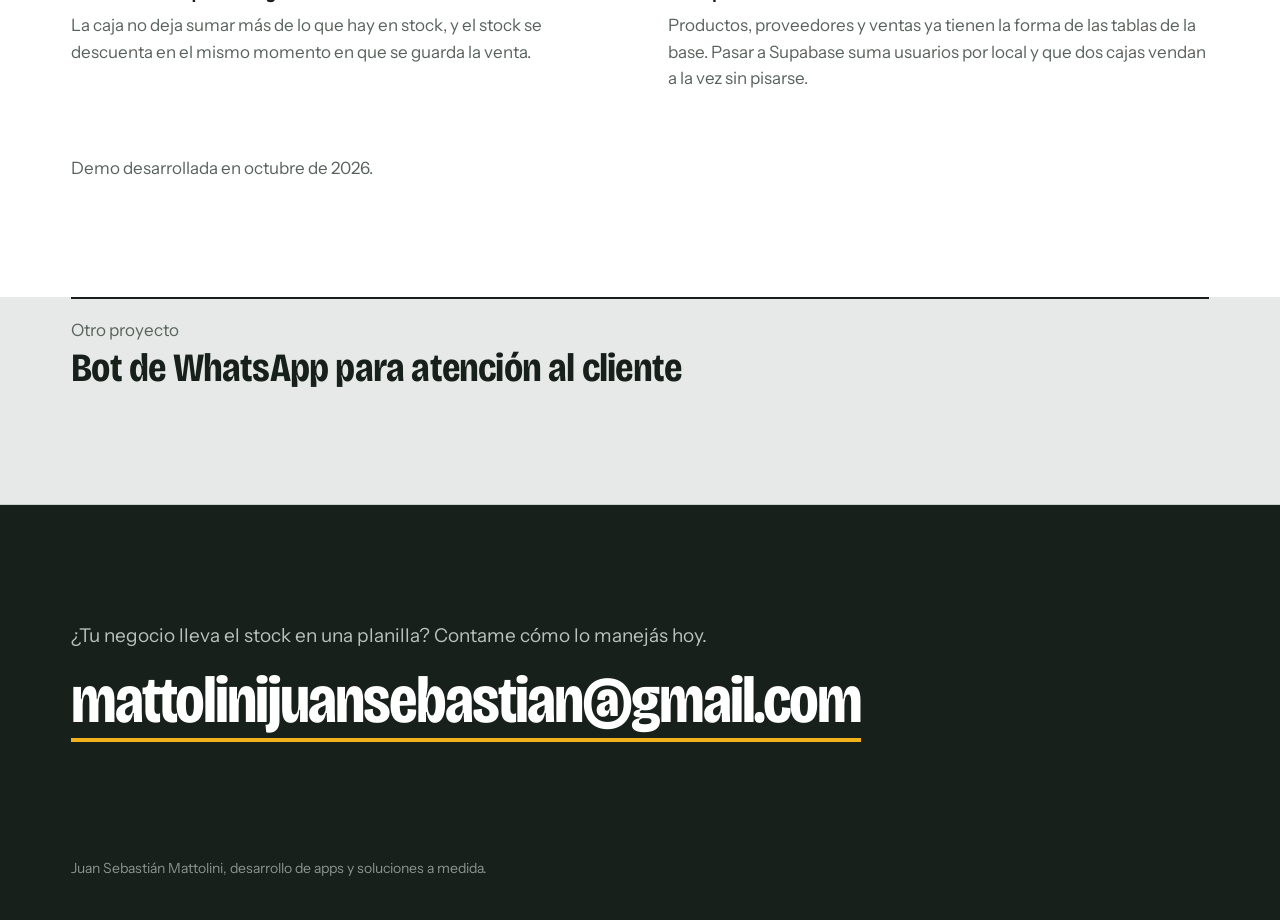
<file: stock.html>
<!doctype html>
<html lang="es">
<head>
<meta charset="utf-8">
<meta name="viewport" content="width=device-width, initial-scale=1">
<title>Stock y ventas, Juan Mattolini</title>
<meta name="description" content="Caso de desarrollo: panel de stock y ventas para una pyme, con alertas de stock bajo, pedido sugerido al proveedor y registro de ventas.">
<meta property="og:title" content="Stock y ventas, caso de desarrollo">
<meta property="og:image" content="capturas/stock-resumen-claro.webp">
<link rel="preconnect" href="https://fonts.googleapis.com">
<link rel="preconnect" href="https://fonts.gstatic.com" crossorigin>
<link href="https://fonts.googleapis.com/css2?family=Bricolage+Grotesque:opsz,wdth,wght@12..96,75..100,400..800&family=Instrument+Sans:wght@400;500;600&display=swap" rel="stylesheet">
<meta name="theme-color" content="#E6E9E7" media="(prefers-color-scheme: light)">
<meta name="theme-color" content="#121A16" media="(prefers-color-scheme: dark)">
<script src="tema.js"></script>
<link rel="stylesheet" href="styles.css">
</head>
<body>

<header class="wrap top">
  <a class="home" href="./">Juan Mattolini</a>
  <div class="top-right"><nav class="top-nav"><a href="./#proyectos">Proyectos</a><a href="bot-whatsapp.html">Bot de WhatsApp</a><a href="#contacto">Contacto</a></nav><button class="theme-btn" type="button" aria-label="Cambiar a modo oscuro"><svg class="moon" viewBox="0 0 24 24" fill="none" stroke="currentColor" stroke-width="2" stroke-linecap="round" stroke-linejoin="round" aria-hidden="true"><path d="M21 12.8A9 9 0 1 1 11.2 3a7 7 0 0 0 9.8 9.8z"/></svg><svg class="sun" viewBox="0 0 24 24" fill="none" stroke="currentColor" stroke-width="2" stroke-linecap="round" aria-hidden="true"><circle cx="12" cy="12" r="4"/><path d="M12 2v2M12 20v2M4.9 4.9l1.4 1.4M17.7 17.7l1.4 1.4M2 12h2M20 12h2M4.9 19.1l1.4-1.4M17.7 6.3l1.4-1.4"/></svg></button></div>
</header>
<main>
  <section class="case case-first" aria-labelledby="stock-titulo">
    <div class="wrap">
      <div class="case-intro">
        <div>
          <h1 class="case-title" id="stock-titulo">Stock y ventas</h1>
          <p class="lead">Un panel para una pyme que hoy lleva el stock en una planilla: cuánto se vendió, qué se está por terminar y cuánto pedirle a cada proveedor. La demo usa una dietética ficticia, Dietética Raíz, con dos meses de ventas de ejemplo, y se puede usar completa: vender, editar productos y registrar la mercadería que llega.</p>
          <p class="links">
            <a class="btn" href="demos/stock/">Probar la demo</a>
          </p>
        </div>
        <dl class="facts">
          <div><dt>Tipo</dt><dd>Web app para la computadora del local o el celular</dd></div>
          <div><dt>Interfaz</dt><dd>HTML, CSS y JavaScript sin frameworks, gráficos en SVG propios</dd></div>
          <div><dt>Datos en la demo</dt><dd>localStorage, con 22 productos y 60 días de ventas</dd></div>
          <div><dt>Versión para clientes</dt><dd>Supabase: productos, ventas, usuarios por local</dd></div>
          <div><dt>Integraciones</dt><dd>Pedido al proveedor por WhatsApp o copiado</dd></div>
          <div><dt>Publicación</dt><dd>GitHub Pages</dd></div>
        </dl>
      </div>

      <section class="tour tour-browser" data-tour aria-labelledby="tour-titulo">
        <div class="tour-stage">
          <div class="tour-track" tabindex="0" aria-label="Pantallas de Stock y ventas. Usá las flechas para recorrerlas.">
          <figure class="tour-slide" data-texto="Ventas del día contra ayer a la misma hora, ventas por día, ticket promedio, margen y lo que hay que reponer." aria-label="Resumen, 1 de 4"><div class="device-browser"><div class="bar"><i></i><i></i><i></i></div><img class="th-light" src="capturas/stock-resumen-claro.webp" alt="Stock y ventas: pantalla Resumen" width="1600" height="1000" loading="lazy"><img class="th-dark" src="capturas/stock-resumen-oscuro.webp" alt="Stock y ventas: pantalla Resumen" width="1600" height="1000" loading="lazy"></div></figure>
          <figure class="tour-slide" data-texto="Cada producto con su margen, cuánto se vende por día y para cuántos días alcanza lo que hay." aria-label="Productos, 2 de 4"><div class="device-browser"><div class="bar"><i></i><i></i><i></i></div><img class="th-light" src="capturas/stock-productos-claro.webp" alt="Stock y ventas: pantalla Productos" width="1600" height="1000" loading="lazy"><img class="th-dark" src="capturas/stock-productos-oscuro.webp" alt="Stock y ventas: pantalla Productos" width="1600" height="1000" loading="lazy"></div></figure>
          <figure class="tour-slide" data-texto="Se tocan los productos, se elige el medio de pago y al confirmar el stock se descuenta solo." aria-label="Registrar venta, 3 de 4"><div class="device-browser"><div class="bar"><i></i><i></i><i></i></div><img class="th-light" src="capturas/stock-vender-claro.webp" alt="Stock y ventas: pantalla Registrar venta" width="1600" height="1000" loading="lazy"><img class="th-dark" src="capturas/stock-vender-oscuro.webp" alt="Stock y ventas: pantalla Registrar venta" width="1600" height="1000" loading="lazy"></div></figure>
          <figure class="tour-slide" data-texto="Lo que está bajo, agrupado por proveedor, con la cantidad sugerida y el pedido listo para mandar por WhatsApp." aria-label="Reponer, 4 de 4"><div class="device-browser"><div class="bar"><i></i><i></i><i></i></div><img class="th-light" src="capturas/stock-reponer-claro.webp" alt="Stock y ventas: pantalla Reponer" width="1600" height="1000" loading="lazy"><img class="th-dark" src="capturas/stock-reponer-oscuro.webp" alt="Stock y ventas: pantalla Reponer" width="1600" height="1000" loading="lazy"></div></figure>
          </div>
        </div>
        <div class="tour-side">
          <h2 class="case-h tour-h" id="tour-titulo">Recorrido por la demo</h2>
          <ol class="tour-steps">
          <li><button type="button">Resumen</button></li>
          <li><button type="button">Productos</button></li>
          <li><button type="button">Registrar venta</button></li>
          <li><button type="button">Reponer</button></li>
          </ol>
          <div class="tour-now" aria-live="polite"><span class="tour-count"></span><p class="tour-text"></p></div>
          <div class="tour-controls">
            <button class="tour-prev" type="button" aria-label="Pantalla anterior"><svg viewBox="0 0 24 24" aria-hidden="true"><path d="M15 6l-6 6 6 6"/></svg></button>
            <button class="tour-next" type="button" aria-label="Pantalla siguiente"><svg viewBox="0 0 24 24" aria-hidden="true"><path d="M9 6l6 6-6 6"/></svg></button>
          </div>
          <p class="shots-note">Capturas de la demo con datos ficticios.</p>
        </div>
      </section>
      <h2 class="case-h">Qué hace, sección por sección</h2>
      <div class="features">
        <article>
          <h3>Resumen del negocio</h3>
          <p>Ventas de hoy comparadas con ayer a la misma hora, ventas del período contra el anterior, ticket promedio y margen bruto.</p>
          <p>Gráfico de ventas por día, los más vendidos y el margen de cada categoría.</p>
        </article>
        <article>
          <h3>Productos</h3>
          <p>Lista con buscador y filtro por categoría. Muestra precio, margen, stock con su mínimo y para cuántos días alcanza según lo que se vende.</p>
          <p>Alta y edición con aviso si el precio queda por debajo del costo.</p>
        </article>
        <article>
          <h3>Registrar venta</h3>
          <p>Una caja simple: se suman productos por unidad o por kilo, se elige efectivo, transferencia o tarjeta y se confirma. No deja vender más de lo que hay.</p>
          <p>Si algo queda bajo después de la venta, avisa en el momento.</p>
        </article>
        <article>
          <h3>Reponer</h3>
          <p>Los productos con poco stock agrupados por proveedor, con cuánto pedir y el costo del pedido. La cantidad se puede cambiar antes de mandarlo.</p>
        </article>
        <article>
          <h3>Pedido al proveedor</h3>
          <p>Arma el mensaje con todo el pedido y lo abre en WhatsApp, o lo copia para mandarlo por mail. Cuando llega la mercadería, un botón la suma al stock.</p>
        </article>
        <article>
          <h3>Movimientos</h3>
          <p>Ventas e ingresos de mercadería en una sola lista, con fecha, detalle, medio de pago o proveedor e importe.</p>
        </article>
      </div>
      <h2 class="case-h">Cómo está armada</h2>
      <div class="arch" role="img" aria-label="Diagrama: el local registra ventas y productos en la app. En la demo los datos quedan en el navegador; en la versión para un negocio quedan en Supabase. La app calcula el ritmo de venta y el pedido sugerido, y manda el pedido al proveedor por WhatsApp.">
        <div class="arch-col">
          <p class="arch-title">El local</p>
          <div class="node">Caja para registrar ventas</div>
          <div class="node">Productos, precios y mínimos</div>
          <div class="node node-soft">Funciona en la compu del mostrador o en el celular</div>
        </div>
        <div class="arch-link"><span>registra</span></div>
        <div class="arch-col">
          <p class="arch-title">Los datos</p>
          <div class="node">En la demo: el navegador</div>
          <div class="node">En la versión real: Postgres en Supabase</div>
          <div class="node">Cada venta descuenta el stock en la misma operación</div>
        </div>
        <div class="arch-link"><span>calcula</span></div>
        <div class="arch-col">
          <p class="arch-title">Las decisiones</p>
          <div class="node">Ritmo de venta de las últimas 4 semanas</div>
          <div class="node">Alertas y pedido sugerido por proveedor</div>
          <div class="node node-soft">Pedido por WhatsApp o copiado</div>
        </div>
      </div>
      <h2 class="case-h">Decisiones de desarrollo</h2>
      <div class="decisions">
        <div>
          <h3>Alertas por días, no solo por mínimo</h3>
          <p>Un mínimo fijo no alcanza: 3 kg de almendras duran dos días y 3 kg de té, un mes. La alerta mira para cuántos días alcanza el stock según lo que se vende y lo compara con lo que tarda cada proveedor en entregar.</p>
        </div>
        <div>
          <h3>Pedido sugerido explicable</h3>
          <p>La cantidad cubre lo que se vende mientras llega el pedido más dos semanas, redondeada a bolsas de 5 kg o cajas de 6. Es una cuenta que el dueño puede revisar, y la puede cambiar antes de mandarla.</p>
        </div>
        <div>
          <h3>Comparaciones justas</h3>
          <p>Las ventas de hoy se comparan con las de ayer hasta la misma hora, no con el día entero. Los domingos cerrados se muestran como cerrados y no cuentan para el promedio.</p>
        </div>
        <div>
          <h3>Gráficos sin librerías</h3>
          <p>Las barras se dibujan en SVG con el mismo código que arma el resto de la pantalla. La página carga rápido y se adapta al modo claro y oscuro sin configurar nada.</p>
        </div>
        <div>
          <h3>Sin vender lo que no hay</h3>
          <p>La caja no deja sumar más de lo que hay en stock, y el stock se descuenta en el mismo momento en que se guarda la venta.</p>
        </div>
        <div>
          <h3>Lista para crecer</h3>
          <p>Productos, proveedores y ventas ya tienen la forma de las tablas de la base. Pasar a Supabase suma usuarios por local y que dos cajas vendan a la vez sin pisarse.</p>
        </div>
      </div>

      <p class="case-foot case-foot-gap">Demo desarrollada en octubre de 2026.</p>
    </div>
  </section>

  <section class="wrap next" aria-label="Otro proyecto">
    <a href="bot-whatsapp.html"><span>Otro proyecto</span><b>Bot de WhatsApp para atención al cliente</b></a>
  </section>
</main>

<section class="contact" id="contacto" aria-labelledby="contacto-titulo">
  <div class="wrap">
    <p id="contacto-titulo">¿Tu negocio lleva el stock en una planilla? Contame cómo lo manejás hoy.</p>
    <a class="mail" href="mailto:mattolinijuansebastian@gmail.com?subject=Quiero%20un%20panel%20de%20stock">mattolinijuansebastian@gmail.com</a>
    <footer>Juan Sebastián Mattolini, desarrollo de apps y soluciones a medida.</footer>
  </div>
</section>
<script src="tour.js"></script>
<script src="motion.js"></script>
</body>
</html>
</file>
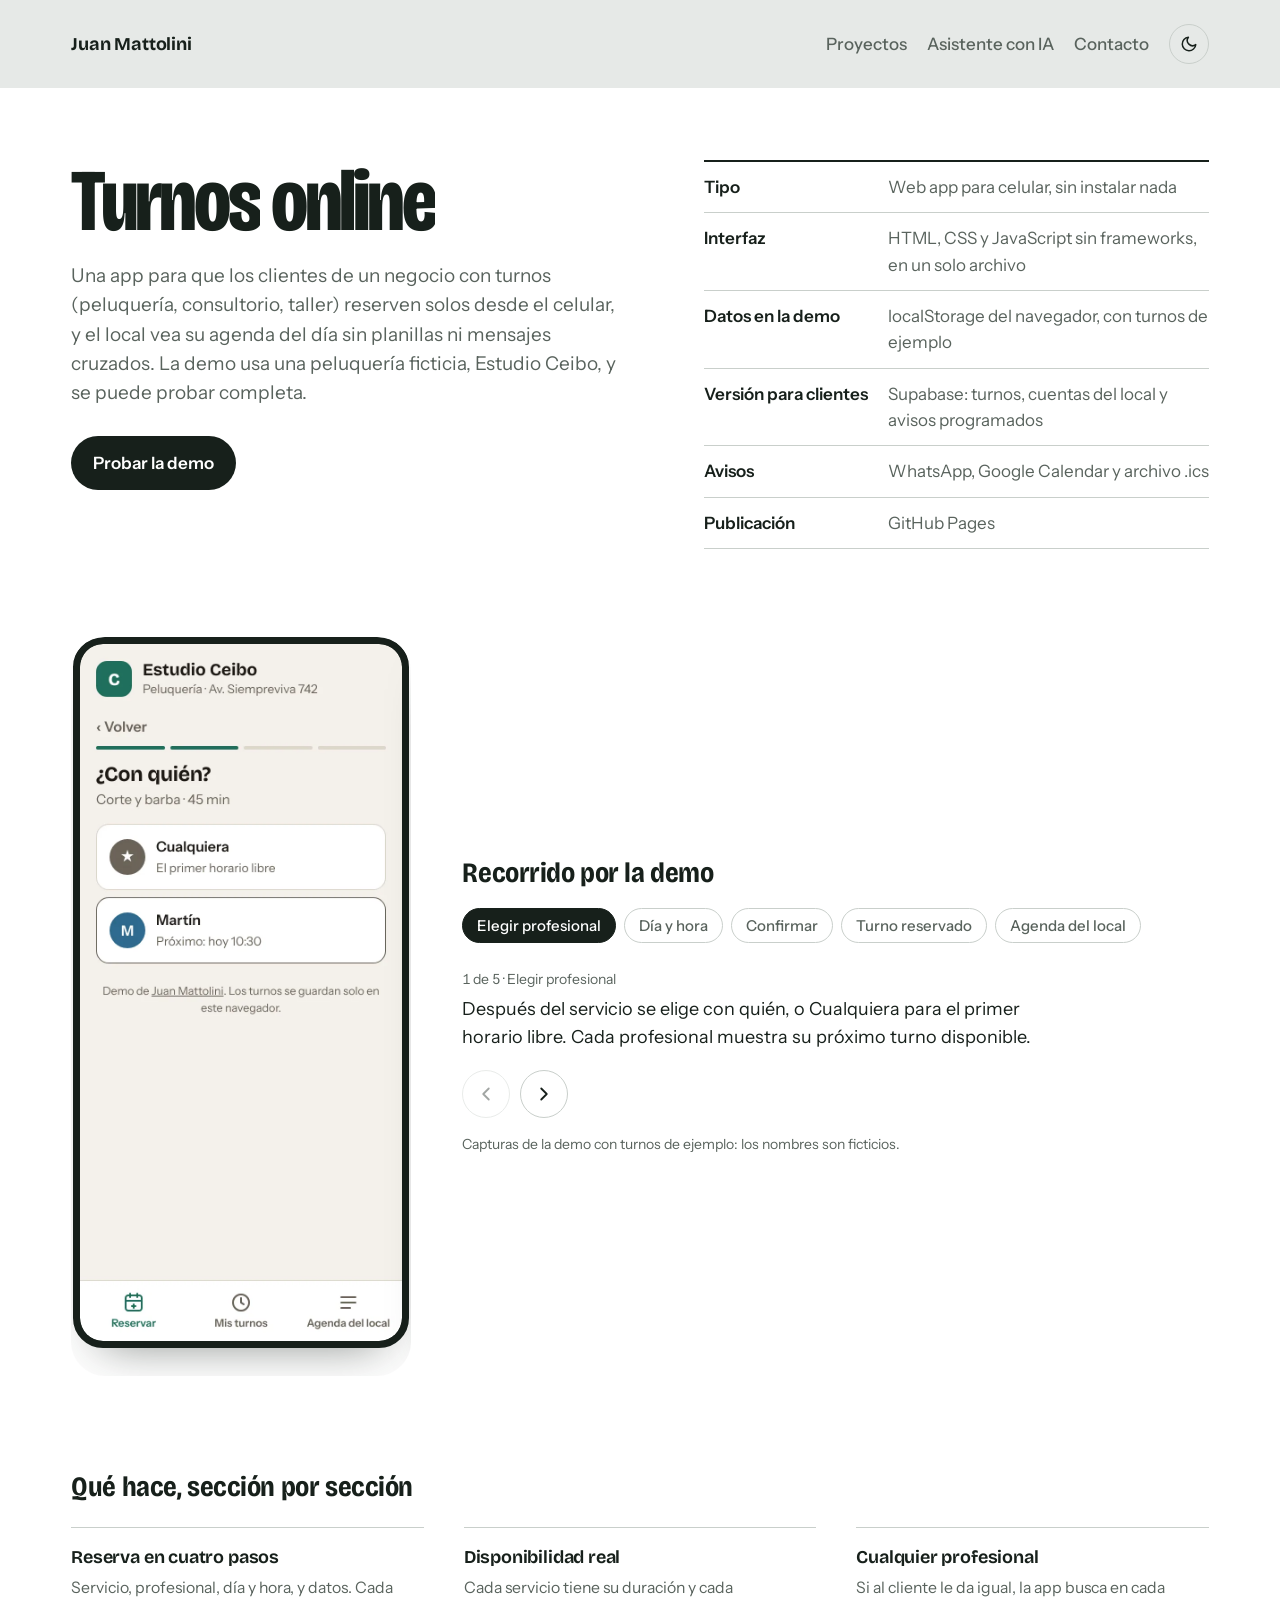
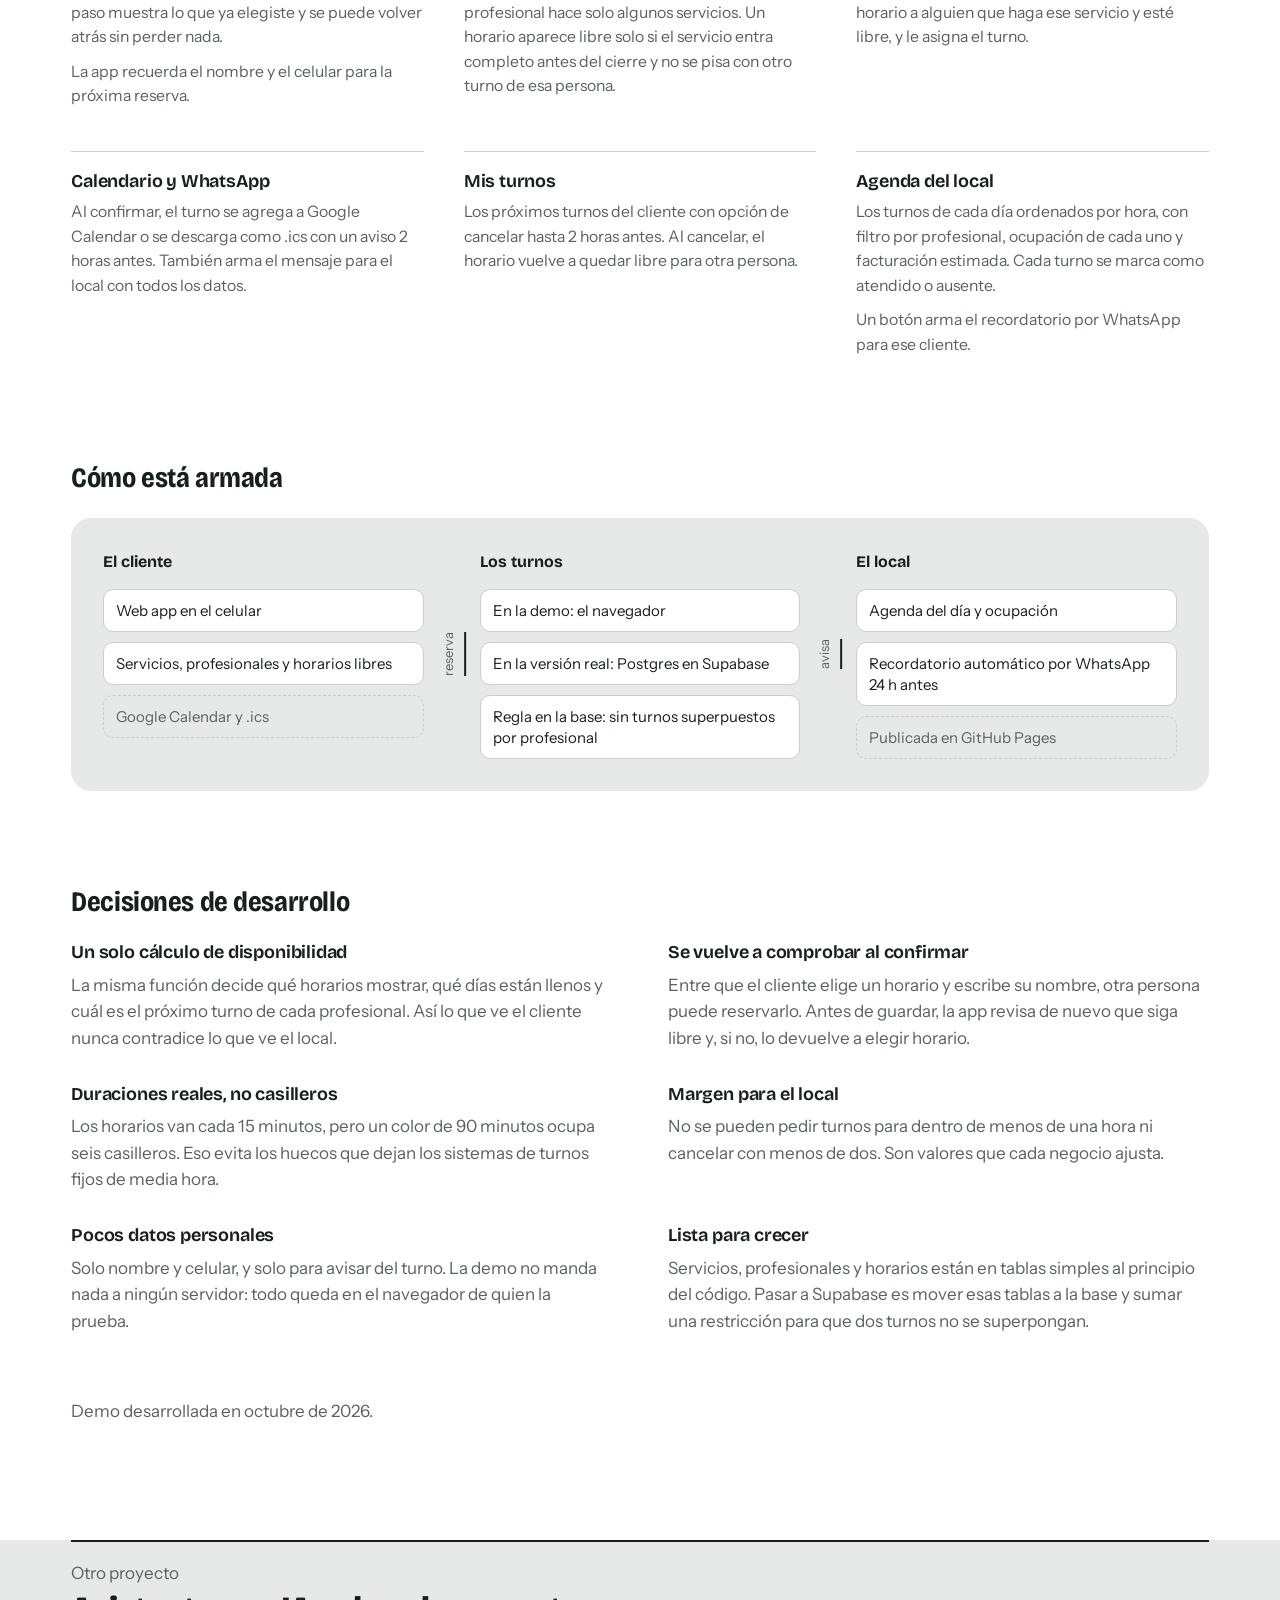
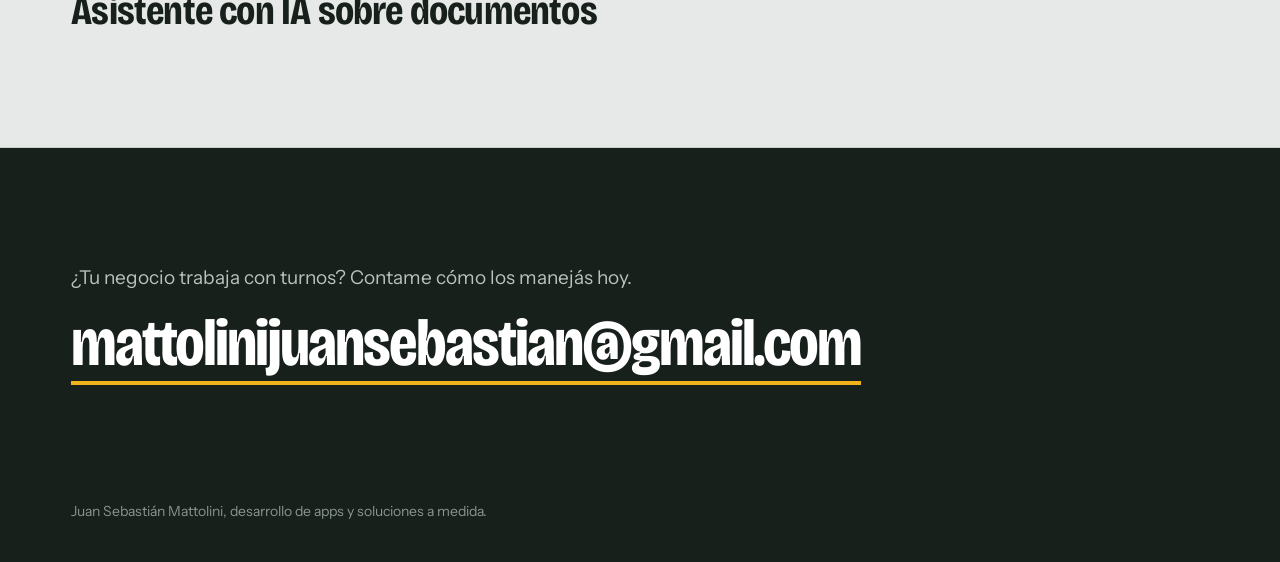
<file: turnos.html>
<!doctype html>
<html lang="es">
<head>
<meta charset="utf-8">
<meta name="viewport" content="width=device-width, initial-scale=1">
<title>Turnos online, Juan Mattolini</title>
<meta name="description" content="Caso de desarrollo: turnos online para una peluquería, con disponibilidad real por profesional, recordatorios por WhatsApp y agenda del local.">
<meta property="og:title" content="Turnos online, caso de desarrollo">
<meta property="og:image" content="capturas/turnos-horarios-claro.webp">
<link rel="preconnect" href="https://fonts.googleapis.com">
<link rel="preconnect" href="https://fonts.gstatic.com" crossorigin>
<link href="https://fonts.googleapis.com/css2?family=Bricolage+Grotesque:opsz,wdth,wght@12..96,75..100,400..800&family=Instrument+Sans:wght@400;500;600&display=swap" rel="stylesheet">
<meta name="theme-color" content="#E6E9E7" media="(prefers-color-scheme: light)">
<meta name="theme-color" content="#121A16" media="(prefers-color-scheme: dark)">
<script src="tema.js"></script>
<link rel="stylesheet" href="styles.css">
</head>
<body>

<header class="wrap top">
  <a class="home" href="./">Juan Mattolini</a>
  <div class="top-right"><nav class="top-nav"><a href="./#proyectos">Proyectos</a><a href="asistente-ia.html">Asistente con IA</a><a href="#contacto">Contacto</a></nav><button class="theme-btn" type="button" aria-label="Cambiar a modo oscuro"><svg class="moon" viewBox="0 0 24 24" fill="none" stroke="currentColor" stroke-width="2" stroke-linecap="round" stroke-linejoin="round" aria-hidden="true"><path d="M21 12.8A9 9 0 1 1 11.2 3a7 7 0 0 0 9.8 9.8z"/></svg><svg class="sun" viewBox="0 0 24 24" fill="none" stroke="currentColor" stroke-width="2" stroke-linecap="round" aria-hidden="true"><circle cx="12" cy="12" r="4"/><path d="M12 2v2M12 20v2M4.9 4.9l1.4 1.4M17.7 17.7l1.4 1.4M2 12h2M20 12h2M4.9 19.1l1.4-1.4M17.7 6.3l1.4-1.4"/></svg></button></div>
</header>
<main>
  <section class="case case-first" aria-labelledby="turnos-titulo">
    <div class="wrap">
      <div class="case-intro">
        <div>
          <h1 class="case-title" id="turnos-titulo">Turnos online</h1>
          <p class="lead">Una app para que los clientes de un negocio con turnos (peluquería, consultorio, taller) reserven solos desde el celular, y el local vea su agenda del día sin planillas ni mensajes cruzados. La demo usa una peluquería ficticia, Estudio Ceibo, y se puede probar completa.</p>
          <p class="links">
            <a class="btn" href="demos/turnos/">Probar la demo</a>
          </p>
        </div>
        <dl class="facts">
          <div><dt>Tipo</dt><dd>Web app para celular, sin instalar nada</dd></div>
          <div><dt>Interfaz</dt><dd>HTML, CSS y JavaScript sin frameworks, en un solo archivo</dd></div>
          <div><dt>Datos en la demo</dt><dd>localStorage del navegador, con turnos de ejemplo</dd></div>
          <div><dt>Versión para clientes</dt><dd>Supabase: turnos, cuentas del local y avisos programados</dd></div>
          <div><dt>Avisos</dt><dd>WhatsApp, Google Calendar y archivo .ics</dd></div>
          <div><dt>Publicación</dt><dd>GitHub Pages</dd></div>
        </dl>
      </div>

      <section class="tour tour-phone" data-tour aria-labelledby="tour-titulo">
        <div class="tour-stage">
          <div class="tour-track" tabindex="0" aria-label="Pantallas de Turnos online. Usá las flechas para recorrerlas.">
          <figure class="tour-slide" data-texto="Después del servicio se elige con quién, o Cualquiera para el primer horario libre. Cada profesional muestra su próximo turno disponible." aria-label="Elegir profesional, 1 de 5"><div class="device-phone"><img class="th-light" src="capturas/turnos-profesional-claro.webp" alt="Turnos online: pantalla Elegir profesional" width="720" height="1558" loading="lazy"><img class="th-dark" src="capturas/turnos-profesional-oscuro.webp" alt="Turnos online: pantalla Elegir profesional" width="720" height="1558" loading="lazy"></div></figure>
          <figure class="tour-slide" data-texto="Solo aparecen los horarios donde el servicio entra completo. Los días cerrados o llenos se ven, pero no se pueden tocar." aria-label="Día y hora, 2 de 5"><div class="device-phone"><img class="th-light" src="capturas/turnos-horarios-claro.webp" alt="Turnos online: pantalla Día y hora" width="720" height="1558" loading="lazy"><img class="th-dark" src="capturas/turnos-horarios-oscuro.webp" alt="Turnos online: pantalla Día y hora" width="720" height="1558" loading="lazy"></div></figure>
          <figure class="tour-slide" data-texto="Resumen del turno con precio y los datos mínimos: nombre y celular con WhatsApp." aria-label="Confirmar, 3 de 5"><div class="device-phone"><img class="th-light" src="capturas/turnos-datos-claro.webp" alt="Turnos online: pantalla Confirmar" width="720" height="1558" loading="lazy"><img class="th-dark" src="capturas/turnos-datos-oscuro.webp" alt="Turnos online: pantalla Confirmar" width="720" height="1558" loading="lazy"></div></figure>
          <figure class="tour-slide" data-texto="Con un toque va al calendario del teléfono o se manda un mensaje al local por WhatsApp." aria-label="Turno reservado, 4 de 5"><div class="device-phone"><img class="th-light" src="capturas/turnos-listo-claro.webp" alt="Turnos online: pantalla Turno reservado" width="720" height="1558" loading="lazy"><img class="th-dark" src="capturas/turnos-listo-oscuro.webp" alt="Turnos online: pantalla Turno reservado" width="720" height="1558" loading="lazy"></div></figure>
          <figure class="tour-slide" data-texto="Los turnos del día por profesional, la ocupación, lo que se espera facturar y el recordatorio por WhatsApp a cada cliente." aria-label="Agenda del local, 5 de 5"><div class="device-phone"><img class="th-light" src="capturas/turnos-agenda-claro.webp" alt="Turnos online: pantalla Agenda del local" width="720" height="1558" loading="lazy"><img class="th-dark" src="capturas/turnos-agenda-oscuro.webp" alt="Turnos online: pantalla Agenda del local" width="720" height="1558" loading="lazy"></div></figure>
          </div>
        </div>
        <div class="tour-side">
          <h2 class="case-h tour-h" id="tour-titulo">Recorrido por la demo</h2>
          <ol class="tour-steps">
          <li><button type="button">Elegir profesional</button></li>
          <li><button type="button">Día y hora</button></li>
          <li><button type="button">Confirmar</button></li>
          <li><button type="button">Turno reservado</button></li>
          <li><button type="button">Agenda del local</button></li>
          </ol>
          <div class="tour-now" aria-live="polite"><span class="tour-count"></span><p class="tour-text"></p></div>
          <div class="tour-controls">
            <button class="tour-prev" type="button" aria-label="Pantalla anterior"><svg viewBox="0 0 24 24" aria-hidden="true"><path d="M15 6l-6 6 6 6"/></svg></button>
            <button class="tour-next" type="button" aria-label="Pantalla siguiente"><svg viewBox="0 0 24 24" aria-hidden="true"><path d="M9 6l6 6-6 6"/></svg></button>
          </div>
          <p class="shots-note">Capturas de la demo con turnos de ejemplo: los nombres son ficticios.</p>
        </div>
      </section>
      <h2 class="case-h">Qué hace, sección por sección</h2>
      <div class="features">
        <article>
          <h3>Reserva en cuatro pasos</h3>
          <p>Servicio, profesional, día y hora, y datos. Cada paso muestra lo que ya elegiste y se puede volver atrás sin perder nada.</p>
          <p>La app recuerda el nombre y el celular para la próxima reserva.</p>
        </article>
        <article>
          <h3>Disponibilidad real</h3>
          <p>Cada servicio tiene su duración y cada profesional hace solo algunos servicios. Un horario aparece libre solo si el servicio entra completo antes del cierre y no se pisa con otro turno de esa persona.</p>
        </article>
        <article>
          <h3>Cualquier profesional</h3>
          <p>Si al cliente le da igual, la app busca en cada horario a alguien que haga ese servicio y esté libre, y le asigna el turno.</p>
        </article>
        <article>
          <h3>Calendario y WhatsApp</h3>
          <p>Al confirmar, el turno se agrega a Google Calendar o se descarga como .ics con un aviso 2 horas antes. También arma el mensaje para el local con todos los datos.</p>
        </article>
        <article>
          <h3>Mis turnos</h3>
          <p>Los próximos turnos del cliente con opción de cancelar hasta 2 horas antes. Al cancelar, el horario vuelve a quedar libre para otra persona.</p>
        </article>
        <article>
          <h3>Agenda del local</h3>
          <p>Los turnos de cada día ordenados por hora, con filtro por profesional, ocupación de cada uno y facturación estimada. Cada turno se marca como atendido o ausente.</p>
          <p>Un botón arma el recordatorio por WhatsApp para ese cliente.</p>
        </article>
      </div>
      <h2 class="case-h">Cómo está armada</h2>
      <div class="arch" role="img" aria-label="Diagrama: el cliente reserva desde el celular. En la demo los turnos se guardan en el navegador; en la versión para un negocio se guardan en Supabase, que valida que no haya turnos superpuestos y manda los recordatorios por WhatsApp.">
        <div class="arch-col">
          <p class="arch-title">El cliente</p>
          <div class="node">Web app en el celular</div>
          <div class="node">Servicios, profesionales y horarios libres</div>
          <div class="node node-soft">Google Calendar y .ics</div>
        </div>
        <div class="arch-link"><span>reserva</span></div>
        <div class="arch-col">
          <p class="arch-title">Los turnos</p>
          <div class="node">En la demo: el navegador</div>
          <div class="node">En la versión real: Postgres en Supabase</div>
          <div class="node">Regla en la base: sin turnos superpuestos por profesional</div>
        </div>
        <div class="arch-link"><span>avisa</span></div>
        <div class="arch-col">
          <p class="arch-title">El local</p>
          <div class="node">Agenda del día y ocupación</div>
          <div class="node">Recordatorio automático por WhatsApp 24 h antes</div>
          <div class="node node-soft">Publicada en GitHub Pages</div>
        </div>
      </div>
      <h2 class="case-h">Decisiones de desarrollo</h2>
      <div class="decisions">
        <div>
          <h3>Un solo cálculo de disponibilidad</h3>
          <p>La misma función decide qué horarios mostrar, qué días están llenos y cuál es el próximo turno de cada profesional. Así lo que ve el cliente nunca contradice lo que ve el local.</p>
        </div>
        <div>
          <h3>Se vuelve a comprobar al confirmar</h3>
          <p>Entre que el cliente elige un horario y escribe su nombre, otra persona puede reservarlo. Antes de guardar, la app revisa de nuevo que siga libre y, si no, lo devuelve a elegir horario.</p>
        </div>
        <div>
          <h3>Duraciones reales, no casilleros</h3>
          <p>Los horarios van cada 15 minutos, pero un color de 90 minutos ocupa seis casilleros. Eso evita los huecos que dejan los sistemas de turnos fijos de media hora.</p>
        </div>
        <div>
          <h3>Margen para el local</h3>
          <p>No se pueden pedir turnos para dentro de menos de una hora ni cancelar con menos de dos. Son valores que cada negocio ajusta.</p>
        </div>
        <div>
          <h3>Pocos datos personales</h3>
          <p>Solo nombre y celular, y solo para avisar del turno. La demo no manda nada a ningún servidor: todo queda en el navegador de quien la prueba.</p>
        </div>
        <div>
          <h3>Lista para crecer</h3>
          <p>Servicios, profesionales y horarios están en tablas simples al principio del código. Pasar a Supabase es mover esas tablas a la base y sumar una restricción para que dos turnos no se superpongan.</p>
        </div>
      </div>

      <p class="case-foot case-foot-gap">Demo desarrollada en octubre de 2026.</p>
    </div>
  </section>

  <section class="wrap next" aria-label="Otro proyecto">
    <a href="asistente-ia.html"><span>Otro proyecto</span><b>Asistente con IA sobre documentos</b></a>
  </section>
</main>

<section class="contact" id="contacto" aria-labelledby="contacto-titulo">
  <div class="wrap">
    <p id="contacto-titulo">¿Tu negocio trabaja con turnos? Contame cómo los manejás hoy.</p>
    <a class="mail" href="mailto:mattolinijuansebastian@gmail.com?subject=Quiero%20turnos%20online">mattolinijuansebastian@gmail.com</a>
    <footer>Juan Sebastián Mattolini, desarrollo de apps y soluciones a medida.</footer>
  </div>
</section>
<script src="tour.js"></script>
<script src="motion.js"></script>
</body>
</html>
</file>
<file: styles.css>
:root {
    --bg: #E6E9E7;
    --surface: #FFFFFF;
    --ink: #17201B;
    --muted: #59635D;
    --line: #C9CFCB;
    --mark: #F2B21B;
    --btn-bg: #17201B;
    --btn-fg: #FFFFFF;
    --btn-hover: #2C3832;
    --frame: #17201B;
    --hover: #DCE1DE;
    --deep: #17201B;
    --deep-text: #FFFFFF;
    --deep-muted: #B9C3BD;
    --deep-soft: #8A958F;
    --code: #DCE3DE;
    --shadow: rgba(23, 32, 27, 0.55);
    color-scheme: light;
    --display: "Bricolage Grotesque", system-ui, sans-serif;
    --body: "Instrument Sans", system-ui, sans-serif;
    --gutter: clamp(16px, 4vw, 56px);
  }
  @media (prefers-color-scheme: dark) {
    :root:not([data-theme="light"]) {
    --bg: #121A16;
      --surface: #19231E;
      --ink: #E7EEE9;
      --muted: #9DABA3;
      --line: #2F3D36;
      --mark: #F2B21B;
      --btn-bg: #E7EEE9;
      --btn-fg: #121A16;
      --btn-hover: #FFFFFF;
      --frame: #050807;
      --hover: #22302A;
      --deep: #0B110E;
      --deep-text: #E7EEE9;
      --deep-muted: #A9B6AE;
      --deep-soft: #7C8A82;
      --code: #DCE3DE;
      --shadow: rgba(0, 0, 0, 0.7);
      color-scheme: dark;
    }
  }
  :root[data-theme="dark"] {
    --bg: #121A16;
    --surface: #19231E;
    --ink: #E7EEE9;
    --muted: #9DABA3;
    --line: #2F3D36;
    --mark: #F2B21B;
    --btn-bg: #E7EEE9;
    --btn-fg: #121A16;
    --btn-hover: #FFFFFF;
    --frame: #050807;
    --hover: #22302A;
    --deep: #0B110E;
    --deep-text: #E7EEE9;
    --deep-muted: #A9B6AE;
    --deep-soft: #7C8A82;
    --code: #DCE3DE;
    --shadow: rgba(0, 0, 0, 0.7);
    color-scheme: dark;
  }
  * { box-sizing: border-box; }
  html { -webkit-text-size-adjust: 100%; }
  body {
    margin: 0;
    background: var(--bg);
    color: var(--ink);
    font: 400 1.0625rem/1.55 var(--body);
  }
  a { color: inherit; }
  :focus-visible { outline: 3px solid var(--mark); outline-offset: 3px; border-radius: 4px; }
  .wrap { max-width: 1240px; margin: 0 auto; padding: 0 var(--gutter); }

  /* Cabecera */
  .top {
    display: flex; justify-content: space-between; align-items: baseline;
    padding-top: 24px; padding-bottom: 24px; gap: 16px;
  }
  .top strong { font: 700 1.125rem/1 var(--display); letter-spacing: -0.01em; }
  .top a { color: var(--muted); text-decoration: none; font-weight: 500; }
  .top-nav { display: flex; gap: 20px; }
  .top strong, .top-nav a { white-space: nowrap; }
  @media (max-width: 520px) { .top-nav a:not(:last-child) { display: none; } }
  .top a:hover { color: var(--ink); }

  /* Portada */
  .hero {
    display: grid; grid-template-columns: 1fr auto; align-items: center;
    gap: clamp(32px, 6vw, 96px);
    padding-top: clamp(24px, 6vw, 72px); padding-bottom: clamp(56px, 9vw, 120px);
  }
  .hero h1 {
    font-family: var(--display);
    font-weight: 750; font-stretch: 78%;
    font-size: clamp(2.75rem, 7.4vw, 6.25rem);
    line-height: 0.94; letter-spacing: -0.035em;
    margin: 0 0 28px; max-width: 11ch;
    text-wrap: balance;
  }
  .hero p { margin: 0 0 32px; max-width: 34ch; color: var(--muted); font-size: 1.1875rem; }
  .btn {
    display: inline-block; text-decoration: none;
    background: var(--btn-bg); color: var(--btn-fg);
    font-weight: 600; padding: 14px 22px; border-radius: 999px;
  }
  .btn:hover { background: var(--btn-hover); }
  .phone {
    width: clamp(220px, 26vw, 320px); aspect-ratio: 9 / 16;
    border-radius: 30px; overflow: hidden; background: #1E7F55;
    border: 8px solid var(--frame);
    transform: rotate(3deg);
    box-shadow: 0 30px 60px -30px var(--shadow);
  }
  .phone video { width: 100%; height: 100%; object-fit: cover; display: block; }

  /* Trabajos */
  .work { padding-bottom: clamp(64px, 9vw, 120px); }
  .work-head { display: flex; justify-content: space-between; align-items: baseline; gap: 16px; flex-wrap: wrap; margin-bottom: 28px; }
  h2 {
    font: 700 clamp(1.75rem, 3.4vw, 2.5rem)/1.05 var(--display);
    font-stretch: 85%; letter-spacing: -0.02em; margin: 0;
  }
  .work-head p { margin: 0; color: var(--muted); max-width: 46ch; }
  .shelf {
    display: grid; grid-template-columns: repeat(5, minmax(0, 1fr)); gap: 20px;
    list-style: none; margin: 0; padding: 0;
  }
  .reel { display: flex; flex-direction: column; }
  .frame {
    position: relative; aspect-ratio: 9 / 16; border-radius: 14px; overflow: hidden;
    background: #1E7F55;
  }
  .frame video { width: 100%; height: 100%; object-fit: cover; display: block; }
  .play {
    position: absolute; inset: 0; width: 100%; border: 0; padding: 0; cursor: pointer;
    background: transparent;
  }
  .play img { width: 100%; height: 100%; object-fit: cover; display: block; }
  .play span {
    position: absolute; left: 12px; bottom: 12px;
    width: 48px; height: 48px; border-radius: 50%;
    background: var(--surface); display: grid; place-items: center;
    box-shadow: 0 6px 16px -6px rgba(0,0,0,0.5);
  }
  .play span::before {
    content: ""; margin-left: 4px;
    border-style: solid; border-width: 9px 0 9px 15px;
    border-color: transparent transparent transparent var(--ink);
  }
  .play:hover span { transform: scale(1.06); }
  .reel h3 { font: 650 1.125rem/1.2 var(--display); margin: 14px 0 4px; letter-spacing: -0.01em; }
  .reel p { margin: 0; color: var(--muted); font-size: 0.9375rem; line-height: 1.45; }
  .reel .len { font-variant-numeric: tabular-nums; color: var(--ink); font-weight: 500; }

  /* App Casa por dentro */
  .case { background: var(--surface); padding: clamp(64px, 9vw, 120px) 0; }
  .case-intro { display: grid; grid-template-columns: 1.1fr 1fr; gap: clamp(32px, 6vw, 96px); align-items: start; }
  .case .lead { font-size: 1.1875rem; color: var(--muted); max-width: 46ch; margin: 18px 0 28px; }
  .links { display: flex; flex-wrap: wrap; align-items: center; gap: 12px 24px; margin: 0; }
  .link { font-weight: 600; text-underline-offset: 4px; text-decoration-thickness: 2px; text-decoration-color: var(--mark); }
  .facts { margin: 0; border-top: 2px solid var(--ink); }
  .facts div { display: grid; grid-template-columns: 10.5rem 1fr; gap: 16px; padding: 12px 0; border-bottom: 1px solid var(--line); }
  .facts dt { font-weight: 600; }
  .facts dd { margin: 0; color: var(--muted); }
  .case-h {
    font: 700 clamp(1.375rem, 2.4vw, 1.75rem)/1.1 var(--display); font-stretch: 85%;
    letter-spacing: -0.015em; margin: clamp(56px, 8vw, 96px) 0 24px;
  }
  .case h4 { font: 650 1.125rem/1.25 var(--display); letter-spacing: -0.01em; margin: 0 0 8px; }
  .case p { line-height: 1.55; }
  .features { display: grid; grid-template-columns: repeat(auto-fill, minmax(260px, 1fr)); gap: 32px 40px; }
  .features article { border-top: 1px solid var(--line); padding-top: 18px; }
  .features p { margin: 0 0 10px; color: var(--muted); font-size: 0.9875rem; }
  .arch {
    display: grid; grid-template-columns: 1fr auto 1fr auto 1fr; align-items: stretch; gap: 0;
    background: var(--bg); border-radius: 20px; padding: clamp(16px, 3vw, 32px);
  }
  .arch-col { display: flex; flex-direction: column; gap: 10px; }
  .arch-title { font: 700 1rem/1.2 var(--display); margin: 0 0 4px; }
  .node {
    background: var(--surface); border: 1px solid var(--line); border-radius: 10px;
    padding: 10px 12px; font-size: 0.9375rem; line-height: 1.4;
  }
  .node-soft { background: transparent; border-style: dashed; color: var(--muted); }
  .node code, .tree { font-family: ui-monospace, "Cascadia Code", Consolas, monospace; }
  .node code { font-size: 0.875em; background: var(--bg); padding: 1px 5px; border-radius: 4px; }
  .arch-link { display: grid; place-items: center; padding: 0 14px; }
  .arch-link span {
    font-size: 0.8125rem; color: var(--muted); white-space: nowrap;
    writing-mode: vertical-rl; transform: rotate(180deg);
    border-left: 2px solid var(--ink); padding-left: 6px;
  }
  .decisions { display: grid; grid-template-columns: repeat(2, minmax(0, 1fr)); gap: 32px 56px; }
  .decisions p { margin: 0; color: var(--muted); max-width: 60ch; }
  .tree-wrap { background: var(--deep); color: var(--code); border: 1px solid var(--line); border-radius: 16px; overflow-x: auto; }
  .tree { margin: 0; padding: clamp(18px, 3vw, 28px); font-size: 0.875rem; line-height: 1.6; }
  .case-foot { color: var(--muted); margin: 16px 0 0; }
  .case + .work { padding-top: clamp(64px, 9vw, 120px); }

  /* Qué hago */
  .offer {
    border-top: 1px solid var(--line);
    display: grid; grid-template-columns: 1fr 1.4fr; gap: clamp(24px, 6vw, 96px);
    padding-top: clamp(48px, 7vw, 88px); padding-bottom: clamp(64px, 9vw, 120px);
  }
  .offer ul { list-style: none; margin: 0; padding: 0; }
  .offer li { padding: 18px 0; border-bottom: 1px solid var(--line); }
  .offer li:first-child { padding-top: 0; }
  .offer li b { display: block; font: 650 1.25rem/1.25 var(--display); letter-spacing: -0.01em; margin-bottom: 4px; }
  .offer li span { color: var(--muted); }

  .hero-links { display: flex; flex-wrap: wrap; align-items: center; gap: 12px 24px; margin: 0; }
  .offer-note { color: var(--muted); max-width: 32ch; margin: 16px 0 0; }
  .steps { padding-bottom: clamp(64px, 9vw, 120px); }
  .steps ol {
    list-style: none; counter-reset: paso; margin: 28px 0 0; padding: 0;
    display: grid; grid-template-columns: repeat(5, minmax(0, 1fr)); gap: 24px;
  }
  .steps li { counter-increment: paso; border-top: 2px solid var(--ink); padding-top: 14px; }
  .steps li::before {
    content: counter(paso); display: block;
    font: 700 2rem/1 var(--display); font-stretch: 80%; margin-bottom: 10px;
  }
  .steps b { display: block; font: 650 1.125rem/1.25 var(--display); margin-bottom: 6px; }
  .steps span { color: var(--muted); font-size: 0.9875rem; }

  /* Contacto */
  .contact { background: var(--deep); color: var(--deep-text); border-top: 1px solid var(--line); }
  .contact .wrap { padding-top: clamp(64px, 9vw, 120px); padding-bottom: 40px; }
  .contact p { margin: 0 0 16px; color: var(--deep-muted); font-size: 1.1875rem; }
  .contact a.mail {
    display: inline-block; text-decoration: none;
    font: 700 clamp(1.5rem, 5.2vw, 4.25rem)/1.05 var(--display);
    font-stretch: 80%; letter-spacing: -0.03em;
    border-bottom: 4px solid var(--mark); padding-bottom: 6px;
    overflow-wrap: anywhere;
  }
  .contact a.mail:hover { color: var(--mark); }
  .contact footer { margin-top: clamp(64px, 9vw, 112px); color: var(--deep-soft); font-size: 0.875rem; }

  @media (max-width: 1000px) {
    .shelf {
      grid-template-columns: none; grid-auto-flow: column; grid-auto-columns: 46%;
      overflow-x: auto; scroll-snap-type: x mandatory; padding-bottom: 8px;
      margin-right: calc(var(--gutter) * -1); padding-right: var(--gutter);
    }
    .reel { scroll-snap-align: start; }
    .case-intro { grid-template-columns: 1fr; }
    .steps ol { grid-template-columns: repeat(2, minmax(0, 1fr)); }
    .arch { grid-template-columns: 1fr; gap: 0; }
    .arch-link { padding: 12px 0; }
    .arch-link span { writing-mode: horizontal-tb; transform: none; border-left: 0; border-top: 2px solid var(--ink); padding: 6px 0 0; }
  }
  @media (max-width: 720px) {
    .hero { grid-template-columns: 1fr; }
    .phone { justify-self: center; transform: rotate(2deg); width: min(68vw, 280px); }
    .shelf { grid-auto-columns: 64%; }
    .offer { grid-template-columns: 1fr; }
    .decisions { grid-template-columns: 1fr; }
    .steps ol { grid-template-columns: 1fr; }
    .facts div { grid-template-columns: 1fr; gap: 2px; }
  }
  @media (prefers-reduced-motion: reduce) {
    .phone { transform: none; }
    .play:hover span { transform: none; }
  }

/* Portada y proyectos */
.top .home { color: var(--ink); font: 700 1.125rem/1 var(--display); letter-spacing: -0.01em; }
.phones { position: relative; width: clamp(260px, 32vw, 400px); aspect-ratio: 1 / 1.25; }
.phones .phone { position: absolute; width: 68%; }
.phone-back { right: 0; top: 0; transform: rotate(6deg); }
.phone-front { left: 0; bottom: 0; transform: rotate(-4deg); }
.projects { background: var(--surface); padding: clamp(64px, 9vw, 120px) 0; margin-bottom: clamp(48px, 7vw, 88px); }
.project-list { display: grid; grid-template-columns: repeat(2, minmax(0, 1fr)); gap: clamp(20px, 3vw, 40px); }
.project {
  display: grid; grid-template-columns: 38% 1fr; gap: 24px; align-items: start;
  text-decoration: none; color: inherit;
  background: var(--bg); border-radius: 20px; padding: 18px;
}
.project-body { padding: 6px 4px 4px 0; }
.project-kind { margin: 0 0 6px; color: var(--muted); font-size: 0.9375rem; }
.project h3 { font: 750 clamp(1.75rem, 3vw, 2.5rem)/1 var(--display); font-stretch: 80%; letter-spacing: -0.03em; margin: 0 0 12px; }
.project-body > p:not(.project-kind) { margin: 0 0 16px; color: var(--muted); }
.tags { list-style: none; display: flex; flex-wrap: wrap; gap: 6px; margin: 0 0 20px; padding: 0; }
.tags li { background: var(--surface); border: 1px solid var(--line); border-radius: 999px; padding: 3px 10px; font-size: 0.8125rem; }
.more { font-weight: 600; text-decoration: underline; text-underline-offset: 4px; text-decoration-thickness: 2px; text-decoration-color: var(--mark); }
.project:hover { background: var(--hover); }
.project:hover .more { color: var(--ink); text-decoration-color: var(--ink); }
.projects + .offer { border-top: 0; padding-top: 0; }
.showreel { padding-bottom: clamp(56px, 8vw, 104px); }
.showreel video { display: block; width: 100%; height: auto; border-radius: 20px; background: var(--deep); box-shadow: 0 30px 60px -30px var(--shadow); }

/* Páginas de proyecto */
.case-first { padding-top: clamp(40px, 6vw, 72px); }
.case-title {
  font: 750 clamp(2.75rem, 7vw, 5.5rem)/0.94 var(--display); font-stretch: 78%;
  letter-spacing: -0.035em; margin: 0;
}
.features h3, .decisions h3 { font: 650 1.125rem/1.25 var(--display); letter-spacing: -0.01em; margin: 0 0 8px; }
.case h2.case-h { font-size: clamp(1.375rem, 2.4vw, 1.75rem); }
.solo { display: grid; grid-template-columns: 1fr minmax(0, 260px); gap: clamp(24px, 6vw, 96px); align-items: center; }
.solo-text p { color: var(--muted); max-width: 46ch; margin: 16px 0 0; }
.next { padding-bottom: clamp(64px, 9vw, 120px); }
.next a {
  display: flex; flex-direction: column; gap: 4px; text-decoration: none;
  border-top: 2px solid var(--ink); padding-top: 18px;
}
.next span { color: var(--muted); }
.next b { font: 700 clamp(1.5rem, 3.4vw, 2.5rem)/1.05 var(--display); font-stretch: 82%; letter-spacing: -0.02em; }
.next a:hover b { text-decoration: underline; text-decoration-color: var(--mark); text-underline-offset: 6px; }

@media (max-width: 1000px) {
  .project-list { grid-template-columns: 1fr; }
}
@media (max-width: 720px) {
  .phones { justify-self: center; width: min(86vw, 340px); }
  .project { grid-template-columns: 1fr; }
  .solo { grid-template-columns: 1fr; }
  .solo .reel { max-width: 260px; }
}
@media (prefers-reduced-motion: reduce) {
  .phone-back, .phone-front { transform: none; }
}

/* Botón de tema */
.top-right { display: flex; align-items: center; gap: 20px; }
.theme-btn {
  width: 40px; height: 40px; border-radius: 50%; border: 1px solid var(--line);
  background: transparent; color: var(--ink); cursor: pointer; display: grid; place-items: center; padding: 0;
}
.theme-btn:hover { background: var(--hover); }
.theme-btn svg { width: 18px; height: 18px; }
.theme-btn .sun { display: none; }
:root[data-theme="dark"] .theme-btn .sun { display: block; }
:root[data-theme="dark"] .theme-btn .moon { display: none; }
@media (prefers-color-scheme: dark) {
  :root:not([data-theme="light"]) .theme-btn .sun { display: block; }
  :root:not([data-theme="light"]) .theme-btn .moon { display: none; }
}
.top { align-items: center; }
.private-note { color: var(--muted); margin: 0; font-size: 0.9375rem; }
.case-foot-gap { margin-top: clamp(40px, 6vw, 64px); }

/* Entrada de la portada: los dos teléfonos suben juntos y el de atrás se abre en abanico. */
@keyframes frente-entra {
  from { opacity: 0; transform: translateY(48px) rotate(-4deg); }
  to   { opacity: 1; transform: translateY(0) rotate(-4deg); }
}
@keyframes atras-abanico {
  0%   { opacity: 0; transform: translate(-47%, 3%) translateY(48px) rotate(-4deg); animation-timing-function: cubic-bezier(0.22, 1, 0.36, 1); }
  40%  { opacity: 1; transform: translate(-47%, 3%) rotate(-4deg); animation-timing-function: cubic-bezier(0.16, 1, 0.3, 1); }
  100% { opacity: 1; transform: translate(0, 0) rotate(6deg); }
}
@media (prefers-reduced-motion: no-preference) {
  .phones .phone-front { animation: frente-entra 600ms cubic-bezier(0.22, 1, 0.36, 1) 150ms both; }
  .phones .phone-back { animation: atras-abanico 1500ms 150ms both; }
}

/* Marcos de dispositivo para las capturas */
.device-phone {
  border: 7px solid var(--frame); border-radius: 30px; overflow: hidden; background: var(--frame);
  box-shadow: 0 24px 48px -28px var(--shadow);
}
.device-phone img { vertical-align: top; width: 100%; height: auto; border-radius: 23px; }
.device-browser {
  border: 1px solid var(--line); border-radius: 12px; overflow: hidden; background: var(--surface);
  box-shadow: 0 24px 48px -28px var(--shadow);
}
.device-browser .bar { display: flex; gap: 6px; padding: 9px 12px; background: var(--bg); border-bottom: 1px solid var(--line); }
.device-browser .bar i { width: 9px; height: 9px; border-radius: 50%; background: var(--line); }
.device-browser img { vertical-align: top; width: 100%; height: auto; }

/* Tarjetas de proyecto con capturas */
.project { grid-template-columns: 1fr; gap: 0; padding: 0; overflow: hidden; }
.project-media {
  height: clamp(240px, 26vw, 330px); overflow: hidden; position: relative;
  background: var(--hover); padding: 28px 28px 0;
}
.media-phones { display: flex; justify-content: center; gap: 18px; }
.media-phones .device-phone { width: min(40%, 180px); flex: none; }
.media-phones .device-phone:nth-child(2) { margin-top: 36px; }
.media-browser .device-browser { width: 100%; }
.project-body { padding: 22px 24px 26px; }
.project:hover .project-media { background: var(--line); }

/* Galerías en las páginas de proyecto */
.shots-note { color: var(--muted); font-size: 0.875rem; margin: 16px 0 0; }

@media (max-width: 720px) {
  .project-media { height: 260px; padding: 20px 20px 0; }
}

/* Capturas que siguen el tema */
.th-dark { display: none; }
:root[data-theme="dark"] .th-light { display: none; }
:root[data-theme="dark"] .th-dark { display: inline; }
@media (prefers-color-scheme: dark) {
  :root:not([data-theme="light"]) .th-light { display: none; }
  :root:not([data-theme="light"]) .th-dark { display: inline; }
}
.device-phone img, .device-browser img { height: auto; }

/* Recorrido por la app (carrusel) */
.tour { display: grid; gap: clamp(24px, 4vw, 64px); margin-top: clamp(48px, 7vw, 88px); align-items: center; }
.tour-phone { grid-template-columns: minmax(0, 340px) minmax(0, 1fr); }
.tour-browser { grid-template-columns: 1fr; }
.tour-stage { min-width: 0; }
.tour-track {
  display: flex; overflow-x: auto; scroll-snap-type: x mandatory; scrollbar-width: none;
  border-radius: 34px; outline-offset: 6px;
}
.tour-browser .tour-track { border-radius: 14px; }
.tour-track::-webkit-scrollbar { display: none; }
.tour-slide { flex: 0 0 100%; scroll-snap-align: center; margin: 0; padding: 0 2px 28px; }
.tour-browser .tour-slide { padding-bottom: 32px; }
.tour-h { margin: 0 0 20px; }
.tour-side { min-width: 0; }
.tour-browser .tour-side { order: -1; display: grid; grid-template-columns: 1fr auto; gap: 8px 32px; align-items: start; }
.tour-browser .tour-h, .tour-browser .tour-steps { grid-column: 1 / -1; }
.tour-browser .tour-h { grid-row: 1; }
.tour-steps { list-style: none; margin: 0 0 22px; padding: 0; display: flex; flex-wrap: wrap; gap: 8px; }
.tour-steps button {
  font: 500 0.9375rem/1 var(--body); color: var(--muted); cursor: pointer;
  background: transparent; border: 1px solid var(--line); border-radius: 999px; padding: 9px 14px;
}
.tour-steps button:hover { color: var(--ink); border-color: var(--muted); }
.tour-steps button[aria-current="step"] { background: var(--btn-bg); border-color: var(--btn-bg); color: var(--btn-fg); }
.tour-now { min-height: 4.6em; }
.tour-count { color: var(--muted); font-size: 0.875rem; font-variant-numeric: tabular-nums; }
.tour-text { margin: 4px 0 0; font-size: 1.125rem; line-height: 1.5; max-width: 48ch; }
.tour-controls { display: flex; gap: 10px; margin-top: 18px; }
.tour-browser .tour-controls { margin-top: 0; }
.tour-controls button {
  width: 48px; height: 48px; border-radius: 50%; cursor: pointer; display: grid; place-items: center;
  background: var(--surface); color: var(--ink); border: 1px solid var(--line);
}
.tour-controls button:hover:not(:disabled) { background: var(--hover); }
.tour-controls button:disabled { opacity: 0.4; cursor: default; }
.tour-controls svg { width: 22px; height: 22px; fill: none; stroke: currentColor; stroke-width: 2; stroke-linecap: round; stroke-linejoin: round; }
.tour .shots-note { grid-column: 1 / -1; }

.tour-dots { display: none; }
@media (max-width: 720px) {
  /* En el celular: título, imagen, flechas con puntos y la explicación, todo junto. */
  .tour, .tour-phone, .tour-browser { grid-template-columns: 1fr; gap: 0; }
  .tour-side, .tour-browser .tour-side { display: contents; }
  .tour-h, .tour-browser .tour-h { order: 1; margin-bottom: 16px; }
  .tour-stage { order: 2; }
  .tour-controls, .tour-browser .tour-controls { order: 3; margin: 4px 0 10px; justify-content: space-between; align-items: center; }
  .tour-now { order: 4; min-height: 0; }
  .tour .shots-note { order: 5; }
  .tour-steps { display: none; }
  .tour-dots { display: flex; gap: 8px; }
  .tour-dots i { width: 8px; height: 8px; border-radius: 50%; background: var(--line); transition: width 0.2s, background 0.2s; }
  .tour-dots i.on { width: 22px; border-radius: 4px; background: var(--ink); }
  .tour-phone .tour-stage { max-width: 290px; justify-self: center; width: 100%; }
  .tour-slide, .tour-browser .tour-slide { padding-bottom: 20px; }
  /* Alterna: acercar la imagen a la parte útil de la pantalla (la app ocupa el centro). */
  .tour-browser .device-browser { overflow: hidden; }
  .tour-browser .device-browser img { width: 138%; max-width: none; margin-left: -19.5%; }
  .tour-count { font-weight: 600; color: var(--ink); }
}
@media (max-width: 720px) and (prefers-reduced-motion: reduce) {
  .tour-dots i { transition: none; }
}


/* Herramientas */
.tools { padding-bottom: clamp(64px, 9vw, 120px); }
.tool-list {
  list-style: none; margin: 0; padding: 0;
  display: grid; grid-template-columns: repeat(6, minmax(0, 1fr)); gap: 12px;
}
.tool {
  display: flex; align-items: center; gap: 12px;
  background: var(--surface); border: 1px solid var(--line); border-radius: 14px;
  padding: 14px 16px; font-weight: 600; font-size: 0.9375rem; line-height: 1.2;
}
/* Logos oficiales de Simple Icons (CC0), pintados con el color de cada marca */
.tool i {
  flex: none; width: 28px; height: 28px; background: var(--c);
  -webkit-mask: var(--logo) center / contain no-repeat; mask: var(--logo) center / contain no-repeat;
}
/* Marcas con poco contraste sobre el fondo de cada tema */
.tool-github i, .tool-react i { --c: var(--ink) !important; }
@media (prefers-color-scheme: dark) {
  :root:not([data-theme="light"]) .tool-css i, :root:not([data-theme="light"]) .tool-pwa i { --c: var(--ink) !important; }
  :root:not([data-theme="light"]) .tool-react i { --c: #61DAFB !important; }
}
:root[data-theme="dark"] .tool-css i, :root[data-theme="dark"] .tool-pwa i { --c: var(--ink) !important; }
:root[data-theme="dark"] .tool-react i { --c: #61DAFB !important; }
@media (max-width: 1000px) { .tool-list { grid-template-columns: repeat(4, minmax(0, 1fr)); } }
@media (max-width: 720px) { .tool-list { grid-template-columns: repeat(2, minmax(0, 1fr)); } }

/* Movimiento (motion.js agrega .motion solo si la persona no pidió menos movimiento) */
@view-transition { navigation: auto; }
@media (prefers-reduced-motion: no-preference) {
  html { scroll-behavior: smooth; }
  ::view-transition-old(root), ::view-transition-new(root) { animation-duration: 0.35s; }
}
@media (prefers-reduced-motion: reduce) {
  @view-transition { navigation: none; }
}

/* Entradas al hacer scroll */
.motion .rv {
  opacity: 0; translate: 0 28px;
  transition: opacity 0.7s cubic-bezier(0.22, 1, 0.36, 1) var(--d, 0ms), translate 0.8s cubic-bezier(0.22, 1, 0.36, 1) var(--d, 0ms);
}
.motion .rv.in { opacity: 1; translate: 0 0; }
.motion .showreel video.rv { translate: none; scale: 0.94; transition: opacity 0.8s ease, scale 1.1s cubic-bezier(0.22, 1, 0.36, 1); }
.motion .showreel video.rv.in { scale: 1; }
.motion .tool-list .rv { translate: 0 16px; scale: 0.92; transition-property: opacity, translate, scale; }
.motion .tool-list .rv.in { scale: 1; }

/* Título por palabras */
.motion .word { display: inline-block; overflow: hidden; vertical-align: top; padding-bottom: 0.08em; margin-bottom: -0.08em; }
.motion .word > span { display: inline-block; animation: palabra-sube 0.9s cubic-bezier(0.22, 1, 0.36, 1) var(--d, 0ms) both; }
@keyframes palabra-sube { from { transform: translateY(105%); } to { transform: translateY(0); } }

/* Barra de progreso de lectura */
.progress {
  position: fixed; inset: 0 0 auto; height: 3px; z-index: 50; pointer-events: none;
  background: var(--mark); transform: scaleX(0); transform-origin: 0 50%;
}

/* Portada: teléfonos que siguen al mouse */
.motion .phones { transition: transform 0.6s cubic-bezier(0.22, 1, 0.36, 1); will-change: transform; }

/* Botones */
.motion .btn { transition: background 0.2s, transform 0.25s cubic-bezier(0.22, 1, 0.36, 1), box-shadow 0.25s; }
.motion .btn:hover { transform: translateY(-2px); box-shadow: 0 12px 24px -12px var(--shadow); }
.motion .btn:active { transform: translateY(0) scale(0.98); }
.motion .theme-btn { transition: background 0.2s, transform 0.4s cubic-bezier(0.22, 1, 0.36, 1); }
.motion .theme-btn:hover { transform: rotate(-20deg); }

/* Tarjetas de proyecto */
.motion .project { transition: background 0.3s, transform 0.4s cubic-bezier(0.22, 1, 0.36, 1), box-shadow 0.4s; }
.motion .project:hover { transform: translateY(-6px); box-shadow: 0 28px 50px -30px var(--shadow); }
.motion .project-media { transition: background 0.3s; }
.motion .project-media .device-phone, .motion .project-media .device-browser { transition: transform 0.6s cubic-bezier(0.22, 1, 0.36, 1); }
.motion .project:hover .media-phones .device-phone:first-child { transform: translateY(-10px) rotate(-2deg); }
.motion .project:hover .media-phones .device-phone:nth-child(2) { transform: translateY(-18px) rotate(2deg); }
.motion .project:hover .media-browser .device-browser { transform: translateY(-8px) scale(1.02); }
.motion .more { transition: color 0.2s, text-underline-offset 0.3s; }
.motion .project:hover .more { text-underline-offset: 7px; }

/* Herramientas */
.motion .tool { transition: transform 0.35s cubic-bezier(0.22, 1, 0.36, 1), border-color 0.25s, box-shadow 0.35s; }
.motion .tool i { transition: transform 0.45s cubic-bezier(0.34, 1.56, 0.64, 1); }
.motion .tool:hover { transform: translateY(-4px); border-color: var(--muted); box-shadow: 0 16px 30px -22px var(--shadow); }
.motion .tool:hover i { transform: scale(1.15) rotate(-8deg); }

/* Cómo trabajo: la línea de cada paso se dibuja al entrar */
.motion .steps li.rv { border-top-color: transparent; position: relative; }
.motion .steps li.rv::after {
  content: ""; position: absolute; left: 0; right: 0; top: -2px; height: 2px; background: var(--ink);
  transform: scaleX(0); transform-origin: 0 50%; transition: transform 0.9s cubic-bezier(0.22, 1, 0.36, 1) calc(var(--d, 0ms) + 150ms);
}
.motion .steps li.rv.in::after { transform: scaleX(1); }

/* Qué puedo resolver */
.motion .offer li b { transition: translate 0.3s cubic-bezier(0.22, 1, 0.36, 1); }
.motion .offer li:hover b { translate: 6px 0; }

/* Contacto: el subrayado del correo se dibuja al entrar */
.motion .contact a.mail { border-bottom-color: transparent; background: linear-gradient(var(--mark), var(--mark)) 0 100% / 0 4px no-repeat; transition: color 0.2s, background-size 1s cubic-bezier(0.22, 1, 0.36, 1) 0.3s, opacity 0.7s, translate 0.8s cubic-bezier(0.22, 1, 0.36, 1); }
.motion .contact a.mail.in { background-size: 100% 4px; }

/* Otro proyecto */
.motion .next b { display: inline-block; transition: translate 0.35s cubic-bezier(0.22, 1, 0.36, 1); }
.motion .next a:hover b { translate: 8px 0; }
</file>
